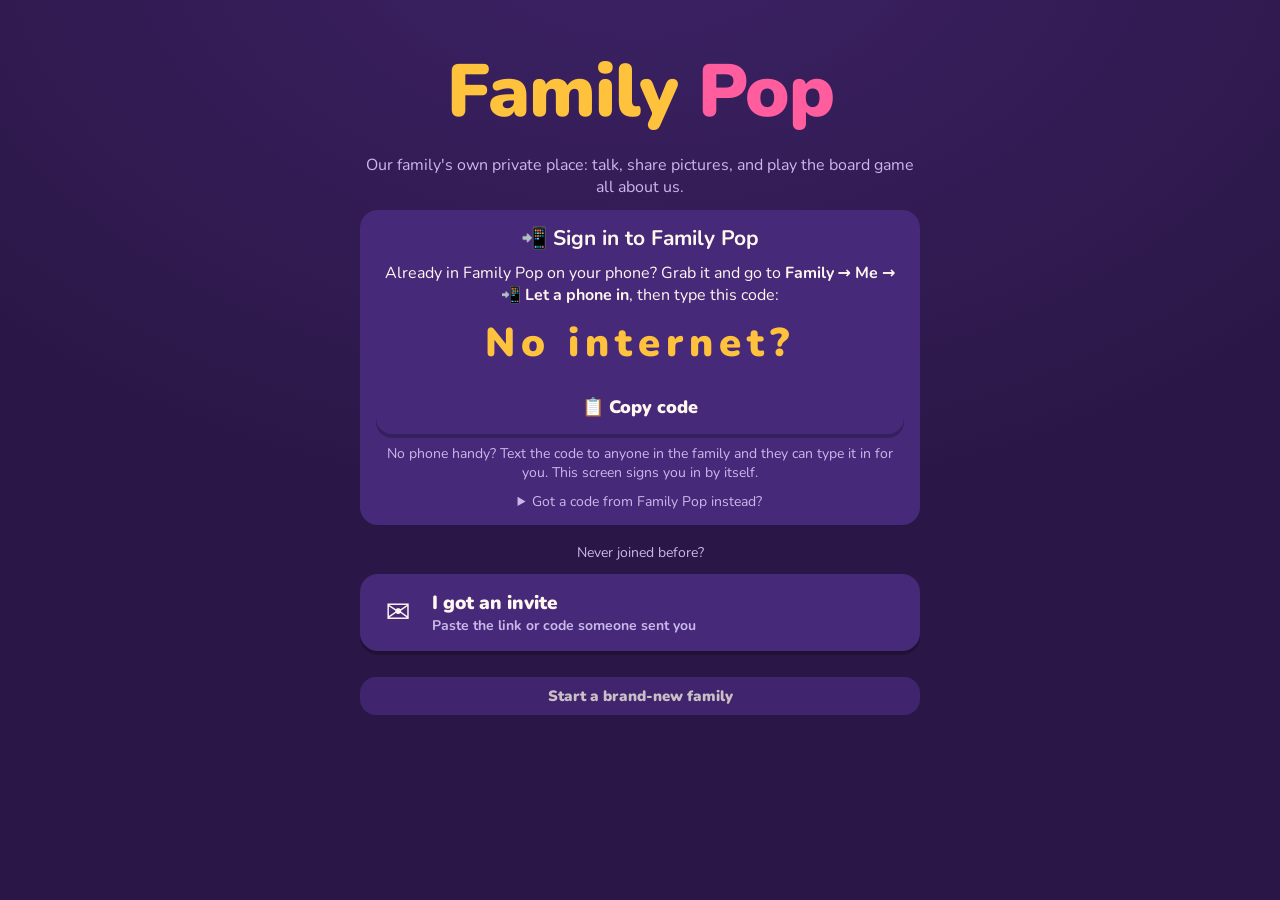
<file: docs/index.html>
<!doctype html>
<html lang="en">
<head>
<meta charset="utf-8">
<meta name="viewport" content="width=device-width,initial-scale=1,viewport-fit=cover,user-scalable=no">
<meta name="theme-color" content="#2b1747">
<meta name="apple-mobile-web-app-capable" content="yes">
<meta name="apple-mobile-web-app-status-bar-style" content="black-translucent">
<meta name="apple-mobile-web-app-title" content="Family Pop">
<title>Family Pop</title>
<link rel="apple-touch-icon" href="apple-touch-icon.png">
<link rel="manifest" href="manifest.json">
<link rel="stylesheet" href="https://fonts.googleapis.com/css2?family=Nunito:wght@600;800;900&display=swap">
<style>
/* Layout: phone app — screens above a fixed bottom tab bar; the board game is a 7x7 ring with the bubble stage in the middle */
:root{
  --bg:#2b1747; --bg2:#3d2266; --card:#47297a; --card2:#5a3596; --ink:#fff7ee; --dim:#cbb8ea; --line:rgba(255,255,255,.12);
  --pop:#ff5d9e; --teal:#3fd6c6; --sun:#ffc23d; --good:#43d17a; --bad:#ff5a5a;
  --sq:#fff4e6; --sqInk:#2b1747;
  --gTownA:#4fb3ff; --gFamA:#ff8a3d; --gTownB:#8f6bff; --gFamB:#ff5d9e; --gHome:#43d17a;
  --font:"Nunito",ui-rounded,system-ui,sans-serif; --navH:64px; color-scheme:dark;
}
*{box-sizing:border-box;-webkit-tap-highlight-color:transparent}
html,body{margin:0;height:100%;background:var(--bg);color:var(--ink);font-family:var(--font);overflow:hidden}
body{background:radial-gradient(900px 600px at 50% -10%,var(--bg2),var(--bg));-webkit-user-select:none;user-select:none}
button{font:inherit;color:inherit;border:0;cursor:pointer}
input,textarea,select{font:inherit;color:var(--ink);background:rgba(0,0,0,.25);border:2px solid var(--line);border-radius:12px;padding:12px;width:100%;font-size:17px;-webkit-user-select:text;user-select:text}
textarea{resize:vertical;min-height:70px}
input:focus,textarea:focus,select:focus{outline:3px solid var(--teal);outline-offset:1px}
.screen{position:absolute;inset:0;display:none;flex-direction:column;align-items:center;overflow-y:auto;-webkit-overflow-scrolling:touch;
  padding:max(14px,env(safe-area-inset-top)) 14px calc(var(--navH) + max(14px,env(safe-area-inset-bottom)))}
.screen.on{display:flex}
.screen.nonav{padding-bottom:max(16px,env(safe-area-inset-bottom))}
.wrap{width:100%;max-width:560px;display:flex;flex-direction:column;gap:12px}
h1,h2,h3{margin:0;line-height:1.15}
.title{font-size:26px;font-weight:900;display:flex;align-items:center;justify-content:space-between;gap:8px}
.title small{font-size:14px;color:var(--dim);font-weight:800}
.logo{font-size:clamp(46px,14vw,74px);font-weight:900;text-align:center;letter-spacing:-1px;margin-top:3vh}
.logo .f{color:var(--sun)} .logo .p{color:var(--pop);display:inline-block;animation:bob 2.4s ease-in-out infinite}
@keyframes bob{50%{transform:translateY(-6px) rotate(-3deg)}}
.tag{text-align:center;color:var(--dim)}
.big{width:100%;display:flex;align-items:center;gap:14px;text-align:left;background:var(--card);border-radius:18px;padding:16px 18px;font-weight:900;font-size:19px;box-shadow:0 4px 0 rgba(0,0,0,.25)}
.big .ico{font-size:30px;width:40px;text-align:center}
.big small{display:block;font-weight:700;color:var(--dim);font-size:14px}
.big.main{background:linear-gradient(135deg,var(--pop),#ff9a5d);color:#fff} .big.main small{color:#ffe9f1}
.btn{width:100%;padding:15px;border-radius:16px;font-weight:900;font-size:18px;background:linear-gradient(135deg,var(--pop),#ff9a5d);color:#fff;box-shadow:0 4px 0 rgba(0,0,0,.25)}
.btn.ghost{background:var(--card);color:var(--ink)}
.btn.small{padding:9px 14px;font-size:15px;width:auto;box-shadow:none}
.btn:disabled{opacity:.45}
.btn:active,.big:active{transform:translateY(2px)}
.card{background:var(--card);border-radius:18px;padding:14px 16px}
.card h3{font-size:13px;letter-spacing:.08em;text-transform:uppercase;color:var(--dim);margin-bottom:8px}
.dim{color:var(--dim)} .small{font-size:14px}
.row{display:flex;gap:10px;flex-wrap:wrap;align-items:center}
label.f{display:flex;flex-direction:column;gap:6px;font-weight:800;text-align:left}
label.f small{color:var(--dim);font-weight:700}
.chk{display:flex;align-items:flex-start;gap:10px;font-weight:800;text-align:left}
.chk input{width:24px;height:24px;flex:none;margin-top:2px}
.pieces{display:grid;grid-template-columns:repeat(6,1fr);gap:8px}
.pieces button{font-size:28px;background:rgba(0,0,0,.2);border-radius:12px;padding:8px 0;border:2px solid transparent;position:relative}
.pieces button.on{border-color:var(--sun);background:rgba(255,194,61,.18)}
.pieces button.lock{opacity:.35}
.badge[hidden]{display:none!important}
.badge{display:inline-grid;place-items:center;min-width:20px;height:20px;padding:0 6px;border-radius:99px;background:var(--pop);color:#fff;font-size:12px;font-weight:900}

/* bottom tabs */
.nav{position:fixed;left:0;right:0;bottom:0;z-index:30;display:none;background:rgba(28,15,48,.96);border-top:1px solid var(--line);
  padding:6px 4px max(6px,env(safe-area-inset-bottom));justify-content:space-around;-webkit-backdrop-filter:blur(10px);backdrop-filter:blur(10px)}
.nav.on{display:flex}
.nav button{background:none;display:flex;flex-direction:column;align-items:center;gap:1px;font-size:11px;font-weight:900;color:var(--dim);padding:4px 6px;position:relative;min-width:52px}
.nav button .i{font-size:22px;line-height:1.1}
.nav button.on{color:var(--sun)}
.nav button .badge{position:absolute;top:-2px;right:2px;height:17px;min-width:17px;font-size:11px}

/* feed */
.compose{display:flex;flex-direction:column;gap:8px}
.post{background:var(--card);border-radius:18px;padding:12px 14px;display:flex;flex-direction:column;gap:8px}
.bday{background:linear-gradient(135deg,#ff5d9e,#ffc23d);color:#2b1747;border-radius:18px;padding:14px 16px;display:flex;flex-direction:column;gap:8px;text-align:center;box-shadow:0 6px 18px rgba(0,0,0,.3)}
.bday b{font-size:22px}
.bday .row{justify-content:center}
.bday .btn{background:#2b1747;color:#fff}
.overlay{position:fixed;inset:0;z-index:55;background:var(--bg);display:none;flex-direction:column}
.overlay.on{display:flex}
.overlay .bar{display:flex;align-items:center;gap:10px;padding:max(10px,env(safe-area-inset-top)) 12px 10px;background:var(--bg2)}
.overlay .bar b{flex:1;font-size:18px}
#mapEl{flex:1}
#bookView{overflow-y:auto;background:#fffaf2;color:#2b1747}
#bookView .bar{color:var(--ink);position:sticky;top:0;z-index:2}
#bookBody{max-width:760px;margin:0 auto;padding:16px}
.bk{padding:22px 4px;border-bottom:2px dashed #e7d9c5;page-break-inside:avoid}
.bk h1{font-size:46px;margin:6px 0} .bk h2{font-size:26px;margin-bottom:10px}
.bk.cover{text-align:center;padding:60px 0;page-break-after:always}
.bk p{line-height:1.5;margin:6px 0}
.bkgrid{display:grid;grid-template-columns:repeat(auto-fill,minmax(130px,1fr));gap:12px;text-align:center}
.bkpics{display:grid;grid-template-columns:repeat(auto-fill,minmax(220px,1fr));gap:14px}
.bkpics figure{margin:0;page-break-inside:avoid}.bkpics img{width:100%;aspect-ratio:4/3;object-fit:cover;border-radius:10px}.bkpics figcaption{font-size:14px;margin-top:4px}
#bookView .dim{color:#7a6a8e}
@media print{body>*:not(#bookView){display:none!important}#bookView{position:static;display:block!important;overflow:visible}#bookView .bar{display:none}html,body{overflow:visible;height:auto;background:#fff}}
#holidayFx{position:fixed;inset:0;pointer-events:none;z-index:1;overflow:hidden}
#holidayFx span{position:absolute;top:-30px;animation:fall 14s linear infinite;opacity:.55}
@keyframes fall{to{transform:translateY(110vh) rotate(360deg)}}
body[data-holiday="xmas"]{--pop:#e63946;--sun:#ffd166;--teal:#52b788;--card:#3a2459;--bg2:#1f4d3a}
body[data-holiday="thanks"]{--pop:#e07a2e;--sun:#ffc23d;--bg2:#5a3a1f}
body[data-holiday="fall"]{--pop:#ff7a1a;--bg2:#3d1f4d}
.daily{background:var(--card);border:2px solid var(--teal);border-radius:18px;padding:14px 16px;display:flex;flex-direction:column;gap:8px}
.daily .ans button{padding:11px;font-size:16px}
.mem{background:var(--card);border-radius:18px;padding:12px 14px;display:flex;flex-direction:column;gap:8px}
.champ{background:linear-gradient(135deg,#ffc23d,#ff8a3d);color:#2b1747;border-radius:18px;padding:12px 14px;display:flex;align-items:center;gap:12px;font-weight:900}
.champ .p{font-size:40px}
.grid{display:grid;grid-template-columns:repeat(auto-fill,minmax(110px,1fr));gap:4px}
.grid img{width:100%;aspect-ratio:1;object-fit:cover;border-radius:10px}
audio{width:220px;max-width:100%}
.rec{background:var(--bad)!important;animation:pulse 1s infinite}
@keyframes pulse{50%{opacity:.6}}
.kid{font-size:64px;background:var(--card);border-radius:22px;padding:14px 0}
.code{-webkit-user-select:all;user-select:all;letter-spacing:6px;font-size:40px;font-weight:900;color:var(--sun);text-align:center}
.soon{background:rgba(255,194,61,.15);border:2px dashed var(--sun);border-radius:14px;padding:10px 12px;font-weight:800;text-align:center}
.post.sys{background:rgba(255,255,255,.06);font-weight:800;color:var(--dim);font-size:15px}
.who{display:flex;align-items:center;gap:8px;font-weight:900}
.who .pc{font-size:24px}
.who small{color:var(--dim);font-weight:700;font-size:12px}
.post img.ph,.msg img.ph{width:100%;border-radius:14px;max-height:60vh;object-fit:cover;background:rgba(0,0,0,.2)}
.post .text{white-space:pre-wrap;word-break:break-word;line-height:1.4;-webkit-user-select:text;user-select:text}
.acts{display:flex;gap:6px;flex-wrap:wrap}
.acts button{background:rgba(0,0,0,.22);border-radius:99px;padding:7px 12px;font-weight:900;font-size:14px}
.acts button.on{background:rgba(255,93,158,.3)}
.cmts{display:flex;flex-direction:column;gap:4px;font-size:14px}
.cmts div{background:rgba(0,0,0,.18);border-radius:10px;padding:6px 10px}

/* chat */
#chat{padding-bottom:0}
.rooms{display:flex;gap:6px;overflow-x:auto;width:100%;max-width:560px;padding-bottom:6px;flex:none}
.rooms button{flex:none;background:var(--card);border-radius:99px;padding:8px 12px;font-weight:900;font-size:14px;display:flex;align-items:center;gap:6px}
.rooms button.on{background:var(--pop);color:#fff}
.msgs{flex:1;width:100%;max-width:560px;overflow-y:auto;display:flex;flex-direction:column;gap:6px;padding:6px 2px}
.msg{max-width:82%;align-self:flex-start;display:flex;gap:6px;align-items:flex-end}
.msg .bub2{background:var(--card);border-radius:16px 16px 16px 4px;padding:8px 12px;-webkit-user-select:text;user-select:text;word-break:break-word;white-space:pre-wrap}
.msg.me{align-self:flex-end;flex-direction:row-reverse}
.msg.me .bub2{background:linear-gradient(135deg,var(--pop),#ff7a8a);border-radius:16px 16px 4px 16px}
.msg .nm{font-size:11px;color:var(--dim);font-weight:900;margin-bottom:2px}
.msg .pc{font-size:20px}
.chatbar{width:100%;max-width:560px;display:flex;gap:6px;align-items:flex-end;padding:8px 0 calc(var(--navH) + max(8px,env(safe-area-inset-bottom)));flex:none}
.chatbar textarea{min-height:44px;max-height:120px;padding:10px 12px;border-radius:22px}
.chatbar button{flex:none;width:46px;height:46px;border-radius:50%;background:var(--card);font-size:20px}
.chatbar button.send{background:var(--pop)}
.tip{font-size:12px;color:var(--dim);text-align:center;padding:2px 8px}

/* board */
#game{padding-top:max(8px,env(safe-area-inset-top))}
.hud{width:100%;max-width:560px;display:flex;align-items:center;justify-content:space-between;gap:8px;margin-bottom:8px}
.pill{background:var(--card);border-radius:99px;padding:7px 12px;font-weight:900;font-size:14px}
.iconbtn{background:var(--card);border-radius:12px;width:40px;height:40px;font-size:18px;display:grid;place-items:center;position:relative}
.boardWrap{width:min(96vw,58vh,560px);aspect-ratio:1;position:relative}
.board{position:absolute;inset:0;display:grid;grid-template-columns:repeat(7,1fr);grid-template-rows:repeat(7,1fr);gap:2px;background:#1c0f30;border-radius:14px;padding:3px}
.sq{background:var(--sq);color:var(--sqInk);border-radius:6px;position:relative;overflow:hidden;display:flex;flex-direction:column;align-items:center;justify-content:center;
  font-size:clamp(7px,1.9vw,10.5px);font-weight:900;text-align:center;line-height:1.05;padding:2px;cursor:pointer}
.sq .band{position:absolute;left:0;right:0;top:0;height:18%}
.sq .ic{font-size:clamp(13px,4vw,22px);line-height:1}
.sq .nm{margin-top:1px;max-height:2.2em;overflow:hidden;word-break:break-word}
.sq.corner{background:#ffe08a}
.sq.photo{background-size:cover;background-position:center;color:#fff;text-shadow:0 1px 3px #000,0 0 6px #000}
.sq .own{position:absolute;bottom:2px;right:2px;font-size:clamp(9px,2.6vw,14px)}
.sq.lit{outline:3px solid var(--sun);outline-offset:-3px;z-index:2}
.toks{position:absolute;left:1px;bottom:0;display:flex;flex-wrap:wrap;font-size:clamp(11px,3.4vw,19px);line-height:1;z-index:3;filter:drop-shadow(0 1px 1px rgba(0,0,0,.6))}
.mid{grid-column:2/7;grid-row:2/7;border-radius:10px;background:radial-gradient(circle at 50% 40%,#5a3596,#2b1747);display:flex;flex-direction:column;align-items:center;justify-content:center;gap:6px;padding:6px;text-align:center;position:relative;overflow:hidden}
.mid .whoT{font-size:clamp(15px,4.4vw,22px);font-weight:900}
.mid .hint{font-size:clamp(12px,3.2vw,15px);color:var(--dim);font-weight:800}
.bubbles{display:flex;align-items:flex-end;justify-content:center;gap:clamp(8px,3vw,18px);margin:4px 0}
.bub{border-radius:50%;display:grid;place-items:center;font-weight:900;color:#fff;cursor:pointer;
  background:radial-gradient(circle at 32% 28%,rgba(255,255,255,.95) 0 10%,rgba(255,255,255,.25) 11% 45%,rgba(255,93,158,.35) 70%,rgba(255,255,255,.5) 100%);
  border:2px solid rgba(255,255,255,.7);box-shadow:0 6px 16px rgba(0,0,0,.35);animation:float 3s ease-in-out infinite;text-shadow:0 1px 3px rgba(0,0,0,.6)}
.bub small{display:block;font-size:.42em;font-weight:800;margin-top:-2px}
.bub:nth-child(2){animation-delay:-1s} .bub:nth-child(3){animation-delay:-2s}
@keyframes float{50%{transform:translateY(-8px)}}
.bub.popped{animation:popOut .35s forwards}
@keyframes popOut{40%{transform:scale(1.25)}100%{transform:scale(1.6);opacity:0}}
.players{width:100%;max-width:560px;display:grid;grid-template-columns:repeat(auto-fill,minmax(120px,1fr));gap:6px;margin-top:8px}
.pl{background:var(--card);border-radius:12px;padding:6px 8px;display:flex;align-items:center;gap:6px;font-weight:900;font-size:13px;border:2px solid transparent;min-width:0}
.pl.cur{border-color:var(--sun)}
.pl .p{font-size:22px} .pl .t{min-width:0;flex:1}
.pl .t div{white-space:nowrap;overflow:hidden;text-overflow:ellipsis}
.pl .c{color:var(--sun)} .pl .fp{font-size:11px;color:var(--teal)}
.log{width:100%;max-width:560px;color:var(--dim);font-size:13px;font-weight:700;text-align:center;min-height:18px;margin-top:6px}
.tapzone{position:relative;width:100%;height:46vh;max-height:340px;background:rgba(0,0,0,.25);border-radius:16px;overflow:hidden}
.tapzone .tb{position:absolute;width:56px;height:56px;border-radius:50%;background:radial-gradient(circle at 32% 28%,#fff 0 12%,rgba(255,93,158,.6) 60%,rgba(255,255,255,.7));border:2px solid #fff;cursor:pointer}

/* popups */
.modal{position:fixed;inset:0;background:rgba(10,4,20,.72);display:none;place-items:center;z-index:50;padding:14px}
.modal.on{display:grid}
.sheet{background:var(--card2);border-radius:22px;padding:18px;width:min(100%,460px);max-height:90vh;overflow-y:auto;display:flex;flex-direction:column;gap:12px;text-align:center;box-shadow:0 20px 50px rgba(0,0,0,.5)}
.sheet h2{font-size:24px}
.cat{display:inline-block;align-self:center;background:rgba(0,0,0,.25);border-radius:99px;padding:5px 12px;font-size:13px;font-weight:900;letter-spacing:.06em;text-transform:uppercase;color:var(--teal)}
.qtext{font-size:21px;font-weight:900;line-height:1.3}
.qphoto{max-width:100%;max-height:36vh;border-radius:14px;align-self:center}
.ans{display:flex;flex-direction:column;gap:8px}
.ans button{background:var(--card);border-radius:14px;padding:14px;font-size:18px;font-weight:900;border:3px solid transparent}
.ans button.right{border-color:var(--good);background:rgba(67,209,122,.25)}
.ans button.wrong{border-color:var(--bad);background:rgba(255,90,90,.2)}
.timer{height:8px;background:rgba(0,0,0,.3);border-radius:9px;overflow:hidden}
.timer i{display:block;height:100%;background:linear-gradient(90deg,var(--sun),var(--pop));width:100%}
.bigmoji{font-size:62px;line-height:1}
.money{font-size:40px;font-weight:900;color:var(--sun)}
.sqphoto{width:100%;max-height:30vh;object-fit:cover;border-radius:14px}
.toast{position:fixed;left:50%;bottom:calc(var(--navH) + 16px);transform:translateX(-50%) translateY(200px);background:#000d;padding:12px 16px;border-radius:14px;font-weight:900;z-index:70;transition:transform .3s;max-width:92vw;text-align:center}
.toast.on{transform:translateX(-50%) translateY(0)}
.particle{position:fixed;width:9px;height:9px;border-radius:50%;pointer-events:none;z-index:80}
.list{display:flex;flex-direction:column;gap:8px}
.li{display:flex;align-items:center;gap:10px;background:var(--card);border-radius:14px;padding:10px 12px;text-align:left}
.li .p{font-size:28px;flex:none}
.li .n{flex:1;min-width:0;font-weight:900}
.li .n small{display:block;color:var(--dim);font-weight:700;font-size:13px}
.li img{width:52px;height:52px;object-fit:cover;border-radius:10px;flex:none}
.shelf{display:grid;grid-template-columns:1fr 1fr;gap:10px}
.game{background:var(--card);border-radius:18px;padding:14px;text-align:left;display:flex;flex-direction:column;gap:4px;min-height:130px}
.game .gi{font-size:40px}
.game b{font-size:17px}
.game small{color:var(--dim);font-weight:700;font-size:13px}
.game .earn{color:var(--sun);font-weight:900;font-size:13px;margin-top:auto}
.frame{position:fixed;inset:0;z-index:60;background:#000;display:none;flex-direction:column}
.frame.on{display:flex}
.frame .bar{display:flex;align-items:center;gap:10px;padding:max(8px,env(safe-area-inset-top)) 10px 8px;background:var(--bg)}
.frame .bar b{flex:1}
.frame iframe{flex:1;border:0;width:100%;background:#000}
.bankbig{text-align:center;padding:18px}
.split{display:grid;grid-template-columns:1fr 1fr;gap:8px}
@media (prefers-reduced-motion:reduce){.bub,.logo .p{animation:none}}
body.big .screen:not(#game) .wrap,body.big #msgs,body.big .chatbar,body.big #modal .sheet{zoom:1.22}
body.big #nav{zoom:1.12}
.post.sys.recap{white-space:pre-line;color:var(--ink);font-size:16px;line-height:1.5}
.post.remember{background:linear-gradient(180deg,rgba(255,214,140,.12),rgba(255,255,255,.04));border:1px solid rgba(255,214,140,.35)}
.post.remember .text{font-weight:800;line-height:1.45}
.hand{display:flex;gap:10px;align-items:flex-start}.hand .t{flex:1;min-width:0}
.tboard .li b{min-width:28px;display:inline-block}
.fix{position:relative;border-radius:14px;overflow:hidden;touch-action:none;user-select:none}.fix img{display:block;width:100%}
.fix .aft{position:absolute;inset:0;overflow:hidden;border-right:3px solid #fff}.fix .aft img{width:auto;height:100%;max-width:none}
.fix .lbl{position:absolute;top:8px;padding:2px 8px;border-radius:8px;background:rgba(0,0,0,.55);color:#fff;font-weight:900;font-size:13px}
.checkbig{font-size:22px;padding:18px;border-radius:18px;width:100%;background:linear-gradient(135deg,#ffd166,#ff9f68);color:#2b1650;font-weight:900;border:0}
.say{background:none;border:0;font-size:18px;cursor:pointer;padding:2px 6px;color:inherit}
.ev{display:flex;gap:12px;align-items:flex-start}.ev .dt{min-width:52px;text-align:center;background:var(--bg2);border-radius:12px;padding:6px 4px;font-weight:900;line-height:1.1}.ev .dt small{display:block;font-size:11px;color:var(--dim)}
.ev .t{flex:1;min-width:0}.rsvp{display:flex;gap:6px;flex-wrap:wrap;margin-top:6px}.rsvp button{border:0;border-radius:10px;padding:6px 10px;font-weight:800;background:var(--bg2);color:var(--ink)}.rsvp button.on{background:var(--good);color:#06240f}
#galBody{overflow:auto;padding:10px 12px 40px}#galBody h3{margin:16px 0 8px}.gal{display:grid;grid-template-columns:repeat(3,1fr);gap:4px}.gal img{width:100%;aspect-ratio:1;object-fit:cover;border-radius:6px;cursor:pointer}
#viewer{position:fixed;inset:0;z-index:70;background:#000;display:none;flex-direction:column;align-items:center;justify-content:center}#viewer.on{display:flex}#viewer img{max-width:100%;max-height:78vh;object-fit:contain}
#viewer .cap{color:#fff;padding:10px 16px;text-align:center;font-weight:700}#viewer .vb{position:absolute;top:max(10px,env(safe-area-inset-top));left:10px;right:10px;display:flex;justify-content:space-between}
#viewer .nx{position:absolute;top:50%;transform:translateY(-50%);font-size:34px;background:rgba(255,255,255,.15);border:0;color:#fff;border-radius:50%;width:52px;height:52px}
#easy .wrap{gap:14px}.ehead{font-size:30px;font-weight:900;text-align:center;margin-top:6px}.ehead small{display:block;font-size:17px;color:var(--dim);font-weight:700}
.etiles{display:grid;grid-template-columns:1fr 1fr;gap:12px}.etile{background:var(--card);border:0;border-radius:22px;padding:20px 10px;color:var(--ink);font-size:20px;font-weight:900;display:flex;flex-direction:column;align-items:center;gap:6px;position:relative}
.etile .ei{font-size:46px;line-height:1}.etile .eb{position:absolute;top:8px;right:10px;background:var(--hot,#ff5d8f);color:#fff;border-radius:14px;padding:2px 9px;font-size:16px}
.note{background:#fff8e7;color:#3b2a12;border-radius:18px;padding:14px;display:flex;flex-direction:column;gap:8px;box-shadow:none}.note .fr{font-weight:900;font-size:18px}.note .tx{font-size:20px;line-height:1.4;white-space:pre-wrap}.note img{width:100%;border-radius:12px}.note.new{outline:3px solid #ffb703}
.etext{font-size:19px;line-height:1.45}
#easy .wrap{zoom:1.18}body.big #easy .wrap{zoom:1.3}
.note .nsay{background:#ffe2a8;color:#3b2a12;border:0;border-radius:12px;padding:10px;font-weight:900;font-size:16px}
/* Family Pop Plus: little lock on Plus buttons for free families, locked cards, plan + upgrade sheet */
body.free [data-plus]::after{content:"🔒";font-size:.72em;margin-left:5px;opacity:.9}
body.free .chatbar [data-plus]{opacity:.55}body.free .chatbar [data-plus]::after{content:none}
body.free .li[data-plus]{opacity:.8}
#home .wrap>div:empty{display:none}
body.free #fAddEv,body.free #fAddTree,body.free #fAddRecipe,body.free #fAddMem,body.free #feudNew{display:none}
.lockb{display:flex;align-items:center;gap:10px;background:rgba(255,194,61,.1);border:2px dashed rgba(255,194,61,.55);border-radius:14px;padding:10px 12px;text-align:left}
.lockb .p{font-size:24px}.lockb .n{flex:1;font-weight:800}.lockb small{display:block;color:var(--dim);font-weight:700;margin-top:2px}
.plushome{border:2px solid rgba(255,194,61,.45)}
.plushome b{color:var(--sun);font-size:18px}
.plist{display:flex;flex-direction:column;gap:6px;text-align:left;margin:4px 0}
.plist div{display:flex;gap:10px;align-items:flex-start;background:var(--card);border-radius:12px;padding:8px 10px}
.plist span{font-size:20px;line-height:1.2}.plist small{display:block;color:var(--dim);font-weight:700}
.price{font-size:34px;font-weight:900;color:var(--sun);text-align:center;line-height:1}
.price small{display:block;font-size:15px;color:var(--dim);margin-top:4px}
a.btn{display:block;text-align:center;text-decoration:none;box-sizing:border-box}
.paypal{background:#ffc439;color:#253b80}
.planline{display:flex;align-items:center;gap:10px}.planline .n{flex:1;font-weight:800}.planline small{display:block;color:var(--dim);font-weight:700}
</style>
</head>
<body>

<!-- WELCOME (no family on this phone yet) -->
<section class="screen nonav" id="welcome"><div class="wrap">
  <div class="logo"><span class="f">Family</span> <span class="p">Pop</span></div>
  <div class="tag">Our family's own private place: talk, share pictures, and play the board game all about us.</div>
  <div class="card" id="wSignIn" style="display:none;text-align:center;flex-direction:column;gap:10px">
    <b style="font-size:21px">📲 Sign in to Family Pop</b>
    <div>Already in Family Pop on your phone? Grab it and go to <b>Family → Me → 📲 Let a phone in</b>, then type this code:</div>
    <div class="code" id="wDevCode">· · ·</div>
    <button class="btn ghost" id="wDevCopy">📋 Copy code</button>
    <div class="dim small">No phone handy? Text the code to anyone in the family and they can type it in for you. This screen signs you in by itself.</div>
    <details><summary class="small dim">Got a code from Family Pop instead?</summary>
      <input id="wHomeCode" maxlength="10" placeholder="Code" style="text-transform:uppercase;letter-spacing:4px;text-align:center;font-size:24px;margin-top:8px" autocapitalize="characters">
      <button class="btn ghost" id="wHomePaste">📋 Paste code</button><button class="btn" id="wHomeGo">Sign me in</button></details>
  </div>
  <button class="big" id="wRelink"><span class="ico">📱</span><div>I'm already in the family<small>Sign in on this phone, iPad, or Home Screen app</small></div></button>
  <div class="dim small" id="wNewHdr" style="display:none;text-align:center;margin-top:6px">Never joined before?</div>
  <button class="big" id="wJoin"><span class="ico">✉️</span><div>I got an invite<small>Paste the link or code someone sent you</small></div></button>
  <button class="btn ghost small" id="wStart" style="margin-top:14px;opacity:.75">Start a brand-new family</button>
</div></section>

<!-- WAITING FOR APPROVAL -->
<section class="screen nonav" id="pending"><div class="wrap" style="text-align:center;margin-top:12vh">
  <div class="bigmoji">💐</div><h2 id="pendTitle">Almost in!</h2>
  <div class="dim" id="pendText">Someone in the family needs to say yes first. This page will open by itself when they do.</div>
  <button class="btn ghost" id="pendCheck">Check again</button>
</div></section>

<!-- HOME FEED -->
<section class="screen" id="home"><div class="wrap">
  <div class="title"><span id="famName">Our Family</span><small id="onlineDot"></small></div>
  <div class="card compose">
    <textarea id="postText" placeholder="Share something with the family…" maxlength="2000"></textarea>
    <img id="postPrev" class="sqphoto" hidden alt="">
    <div class="row"><button class="btn small ghost" id="postPhoto" data-plus="photos">📷 Photos</button><span style="flex:1"></span><button class="btn small" id="postGo">Post</button></div>
  </div>
  <div id="plusHome"></div>
  <div id="checkBox"></div>
  <div id="homeScreenBox"></div>
  <div id="alertBox"></div>
  <div id="holidayBox"></div>
  <div id="rememberBox"></div>
  <div id="champBox"></div>
  <div id="bdayBox" class="list"></div>
  <div id="dailyBox"></div>
  <div id="grandmaBox"></div>
  <div id="noteBox"></div>
  <div id="soonBox"></div>
  <div id="dinnerBox"></div>
  <div id="memBox"></div>
  <div id="handBox"></div>
  <div id="prayerBox"></div>
  <div id="feed" class="list"></div>
</div></section>

<!-- SARNAW'S EASY SCREEN -->
<section class="screen nonav" id="easy"><div class="wrap">
  <div class="ehead" id="eHead">Hi! 💛</div>
  <div id="eCheck"></div>
  <div class="etiles">
    <button class="etile" id="ePics"><span class="ei">📸</span>Pictures<span class="eb" id="ePicsN" hidden></span></button>
    <button class="etile" id="eNotesB"><span class="ei">💌</span>Notes<span class="eb" id="eNotesN" hidden></span></button>
    <button class="etile" id="eStory"><span class="ei">🎙️</span>This week's question</button>
    <button class="etile" id="eChat"><span class="ei">💬</span>Messages<span class="eb" id="eChatN" hidden></span></button>
  </div>
  <div id="eNotes"></div>
  <div id="eSoon"></div>
  <button class="btn ghost" id="eRegular">Show the regular screen</button>
</div></section>

<!-- CHAT -->
<section class="screen" id="chat">
  <div class="rooms" id="rooms"></div>
  <div class="tip" id="chatTip"></div>
  <div class="msgs" id="msgs"></div>
  <div class="chatbar"><button id="chatPhoto" data-plus="photos" aria-label="Send a photo">📷</button><button id="chatMic" data-plus="photos" aria-label="Record a voice message">🎤</button><textarea id="chatText" rows="1" placeholder="Message" maxlength="1000"></textarea><button class="send" id="chatSend" aria-label="Send">➤</button></div>
</section>

<!-- PLAY -->
<section class="screen" id="play"><div class="wrap">
  <div class="title">🎲 Family Pop</div>
  <button class="big main" id="pNew"><span class="ico">🫧</span><div>New game<small>On everyone's phones, or pass this phone around</small></div></button>
  <div class="card"><h3>Your games</h3><div class="list" id="gameList"></div></div>
  <div class="card"><h3>📊 Family Feud</h3><div class="dim small" style="margin-bottom:8px">Everybody answers a question, then everyone tries to guess the family's top answers.</div><button class="btn small" id="feudNew" data-plus="feud">+ New question</button><div class="list" id="feudList" style="margin-top:10px"></div></div>
  <button class="big" id="pKids" data-plus="kids"><span class="ico">👶</span><div>Grandkids mode<small>Easy picture game for little ones, read out loud</small></div></button>
  <button class="big" id="pHow"><span class="ico">❓</span><div>How to play</div></button>
</div></section>

<!-- GAMES SHELF -->
<section class="screen" id="games"><div class="wrap">
  <div class="title">🕹️ Games <small>Every game pays Pop Bucks</small></div>
  <div id="tourneyBox"></div>
  <div class="shelf" id="shelf"></div>
  <div class="dim small" style="text-align:center">Pop Bucks from games go straight into your family bank, up to a daily limit per game.</div>
</div></section>

<!-- BANK -->
<section class="screen" id="bank"><div class="wrap">
  <div class="title">🏦 Family Bank</div>
  <div class="card bankbig"><div class="dim">Your Pop Bucks</div><div class="money" id="myBucks">0</div><div id="myPasses" class="dim"></div></div>
  <div class="split"><button class="btn" id="bGive">🎁 Give</button><button class="btn ghost" id="bPic" data-plus="square">📸 My picture square</button></div>
  <div class="card"><h3>Spend Pop Bucks</h3><div class="list" id="shop"></div></div>
  <div class="card"><h3>Everybody's accounts</h3><div class="list" id="accounts"></div></div>
  <div class="card"><h3>🥇 Champion of the month</h3><div class="dim small" style="margin-bottom:8px">Points for playing, winning, and right answers. The month's champion gets 300 Pop Bucks, their picture welcomes everyone, and a <b>real 3D-printed game piece</b>.</div><div class="list" id="monthList"></div></div>
  <div class="card"><h3>🏆 Bragging rights</h3><div class="list" id="brag"></div></div>
</div></section>

<!-- FAMILY -->
<section class="screen" id="family"><div class="wrap">
  <div class="title">👨‍👩‍👧 Family</div>
  <div id="pendingBox"></div>
  <button class="btn" id="fInvite">✉️ Invite someone</button>
  <div class="split"><button class="btn ghost" id="fMap" data-plus="map">🗺️ Family map</button><button class="btn ghost" id="fBook" data-plus="yearbook">📖 Our yearbook</button></div>
  <div class="split"><button class="btn ghost" id="fGal" data-plus="gallery">🖼️ All our photos</button><button class="btn ghost" id="fFix" data-plus="fix">🪄 Fix an old photo</button></div>
  <div class="card"><h3>📅 Family calendar</h3><button class="btn small" id="fAddEv" data-plus="calendar">+ Add something</button><div class="list" id="evList" style="margin-top:10px"></div></div>
  <div class="card"><h3>Everyone</h3><div class="list" id="memberList"></div></div>
  <div class="card"><h3>🌳 <span class="snName">Sarnaw</span>'s family tree</h3><div class="dim small" style="margin-bottom:8px"><span class="snName">Sarnaw</span>'s side of the family. Everyone can add who they know, and it all turns into "Way Back When" questions.</div><button class="btn small" id="fAddTree" data-plus="tree">+ Add someone</button><div id="treeImport" style="margin-top:6px"></div><div class="list" id="treeList" style="margin-top:10px"></div></div>
  <div class="card"><h3>🍲 Recipe box</h3><button class="btn small" id="fAddRecipe" data-plus="recipes">+ Add a recipe</button><div class="list" id="recipeList" style="margin-top:10px"></div></div>
  <div class="card"><h3>📖 Family Book</h3><div class="dim small" style="margin-bottom:8px">Memories and photos that turn into game questions.</div><button class="btn small" id="fAddMem" data-plus="book">+ Add a memory</button><div class="list" id="bookList" style="margin-top:10px"></div></div>
  <div class="card"><h3>Me</h3><div class="list"><button class="li" id="fEditMe"><span class="p" id="mePiece">🫧</span><span class="n" id="meName">Me<small>Edit my piece and trivia answers</small></span>›</button>
    <button class="li" id="fHomeScreen"><span class="p">📲</span><span class="n">Put Family Pop on my Home Screen<small>Opens like an app, already signed in</small></span>›</button>
    <button class="li" id="fAlerts" data-plus="alerts"><span class="p">🔔</span><span class="n" id="fAlertsTxt">Phone alerts<small>Off</small></span>›</button>
    <button class="li" id="fCheck" data-plus="checkin"><span class="p">💛</span><span class="n" id="fCheckTxt">Daily "I'm OK" check-in<small>Off</small></span>›</button>
    <button class="li" id="fEasy" data-plus="easy" hidden><span class="p">🌼</span><span class="n" id="fEasyTxt">Easy screen<small>Big buttons, just the important things</small></span>›</button>
    <button class="li" id="fBig"><span class="p">🔍</span><span class="n" id="fBigTxt">Bigger text<small>Off</small></span>›</button>
    <button class="li" id="fLetIn"><span class="p">📲</span><span class="n">Let a phone in<small>Someone sees a sign-in code? Type it here</small></span>›</button>
    <button class="li" id="fRelink"><span class="p">📱</span><span class="n">Use Family Pop on another phone<small>Get a one-time code</small></span>›</button></div></div>
  <div class="card" id="planCard" hidden><div id="planBox"></div></div>
  <div class="card" id="adminCard"><h3>Family settings</h3><label class="chk"><input type="checkbox" id="setApproval"> <span>New people need a yes first<br><small class="dim">From someone marked as an approver below</small></span></label>
    <label class="f" style="margin-top:10px">What does the whole family call Mom?<small>Shows everywhere: "Ask Sarnaw", "Sarnaw's family tree"…</small><div class="row"><input id="setSN" maxlength="24" style="flex:1;min-width:0"><button class="btn small" id="setSNGo">Save</button></div></label>
    <button class="btn small ghost" id="fNewCode" style="margin-top:10px">Make a new invite link (old ones stop working)</button></div>
</div></section>

<!-- BOARD GAME -->
<section class="screen nonav" id="game">
  <div class="hud">
    <button class="iconbtn" id="gMenu" aria-label="Menu">☰</button>
    <div class="pill" id="roundPill">Round 1</div>
    <div class="pill" id="potPill">🥧 0</div>
    <button class="iconbtn" id="gChat" aria-label="Chat">💬<span class="badge" id="gChatBadge" style="position:absolute;top:-4px;right:-4px;display:none">!</span></button>
  </div>
  <div class="boardWrap"><div class="board" id="board"></div></div>
  <div class="players" id="players"></div>
  <div class="log" id="log"></div>
</section>

<div id="holidayFx" aria-hidden="true"></div>
<div class="overlay" id="mapView"><div class="bar"><button class="btn small ghost" id="mapClose">✕ Back</button><b>🗺️ Where our family comes from</b></div><div id="mapEl"></div></div>
<div class="overlay" id="galView"><div class="bar"><button class="btn small ghost" id="galClose">✕ Back</button><b>🖼️ All our photos</b></div><div id="galBody"></div></div>
<div id="viewer"><div class="vb"><button class="btn small ghost" id="vClose">✕</button><button class="btn small ghost" id="vShare">📤 Share</button></div><button class="nx" id="vPrev" style="left:8px">‹</button><img id="vImg" alt=""><button class="nx" id="vNext" style="right:8px">›</button><div class="cap" id="vCap"></div></div>
<div class="overlay" id="bookView"><div class="bar"><button class="btn small ghost" id="bookClose">✕ Back</button><b>📖 Our yearbook</b><button class="btn small" id="bookPrint">🖨️ Print or save PDF</button></div><div id="bookBody"></div></div>
<nav class="nav" id="nav">
  <button data-t="home" class="on"><span class="i">🏠</span>Home<span class="badge" id="nbHome" hidden></span></button>
  <button data-t="chat"><span class="i">💬</span>Chat<span class="badge" id="nbChat" hidden></span></button>
  <button data-t="play"><span class="i">🎲</span>Play<span class="badge" id="nbPlay" hidden></span></button>
  <button data-t="games"><span class="i">🕹️</span>Games</button>
  <button data-t="bank"><span class="i">🏦</span>Bank</button>
  <button data-t="family"><span class="i">👨‍👩‍👧</span>Family<span class="badge" id="nbFam" hidden></span></button>
</nav>

<div class="frame" id="frame"><div class="bar"><button class="btn small ghost" id="frameClose">✕ Back to Family Pop</button><b id="frameTitle"></b><span class="pill" id="frameEarn">🫧 +0</span></div><iframe id="frameIf" title="Game" allow="autoplay; fullscreen"></iframe></div>
<div class="modal" id="modal"><div class="sheet" id="sheet"></div></div>
<div class="toast" id="toast"></div>

<script>
(()=>{
"use strict";
const API="https://family-pop.henryai.workers.dev/api";
const $=s=>document.querySelector(s), $$=s=>[...document.querySelectorAll(s)];
const wait=ms=>new Promise(r=>setTimeout(r,ms));
const esc=s=>String(s==null?"":s).replace(/[&<>"]/g,c=>({"&":"&amp;","<":"&lt;",">":"&gt;",'"':"&quot;"}[c]));
const rnd=a=>a[Math.floor(Math.random()*a.length)];
const shuffle=a=>{a=a.slice();for(let i=a.length-1;i>0;i--){const j=Math.floor(Math.random()*(i+1));[a[i],a[j]]=[a[j],a[i]]}return a};
const ls={get(k,d){try{const v=localStorage.getItem("fp2_"+k);return v==null?d:JSON.parse(v)}catch(e){return d}},set(k,v){try{localStorage.setItem("fp2_"+k,JSON.stringify(v))}catch(e){}}};
const ago=ts=>{const s=(Date.now()-ts)/1000;if(s<60)return"just now";if(s<3600)return Math.floor(s/60)+"m ago";if(s<86400)return Math.floor(s/3600)+"h ago";return new Date(ts).toLocaleDateString(undefined,{month:"short",day:"numeric"})};

/* ================= session + server ================= */
let SES=ls.get("session",null);   // {fid,memberId,token}
let S=null;                        // latest family snapshot
async function api(path,body){
  const r=await fetch(API+path,{method:body?"POST":"GET",headers:Object.assign({"content-type":"application/json"},SES?{"x-fp-token":SES.token}:{}),body:body?JSON.stringify(body):undefined});
  let d={};try{d=await r.json()}catch(e){}
  if(!r.ok){const err=new Error(d.error||"Something went wrong. Check your internet.");err.status=r.status;throw err}
  return d;
}
const act=(action,extra)=>api(`/f/${SES.fid}/do`,Object.assign({action},extra||{}));
const photoURL=id=>id?`${API}/f/${SES.fid}/photo/${id}?t=${SES.token}`:"";
const meId=()=>SES&&SES.memberId;
const SN=()=>(S&&S.meta&&S.meta.momName)||"Sarnaw"; // the whole family calls Mom "Sarnaw" (GMA, the way her youngest grandson said it)
const rel=r=>String(r||"").replace(/^Mom's/,SN()+"'s");
const mem=id=>S&&S.members.find(m=>m.id===id);
/* ================= Family Pop Plus: prices + pay links (the ONE place to change them) ================= */
const PLUS_CFG={
  price:"$29", per:"a year for the whole family", setupPrice:"$99",
  stripePlus:"https://buy.stripe.com/28E5kw9LIdev4BD9pk3cc14",   // Stripe Payment Link "Family Pop Plus — 1 year" $29 (family id rides along as client_reference_id)
  stripeSetup:"https://buy.stripe.com/00waEQ5vs6Q7b01eJE3cc15",  // Stripe Payment Link "Family Pop setup (done for you)" $99
  paypalPlus:"",    // PAYPAL_PLUS_LINK: paste a PayPal payment link here. Empty = "Pay with PayPal" texts Topher for one
  paypalSetup:"",   // PAYPAL_SETUP_LINK: same for the $99 setup
  topherSms:"+15015758017"  // Text Topher (a text, never a call)
};
const PLAN=()=>(S&&S.plan)||{tier:"plus"};
const PLUS=()=>PLAN().tier==="plus";
const canPay=()=>!!(S&&S.me&&(S.me.approver||S.me.mom));
const payLink=(base,fid)=>base?base+(base.includes("?")?"&":"?")+"client_reference_id="+encodeURIComponent(fid||""):"";
const smsTopher=body=>`sms:${PLUS_CFG.topherSms}${/iPhone|iPad|iPod|Macintosh/.test(navigator.userAgent)?"&":"?"}body=${encodeURIComponent(body)}`;
function plusFeatures(){const sn=SN();return [
  ["members","👨‍👩‍👧‍👦","Room for everybody","Free Family Pop holds 4 people. Plus has no limit, so nobody waits outside."],
  ["photos","📸","Photos and voice messages","Share pictures, and talk instead of type, in chat and on Home."],
  ["tree","🌳",sn+"'s family tree","Everyone adds who they know, and it turns into Way Back When questions in the game."],
  ["book","📖","Family Book","Your own memories and photos become game questions."],
  ["daily","⭐","Daily family question","A new question about your family every morning. First right answer wins Pop Bucks."],
  ["grandma","🎙️","Ask "+sn,"One question a week for "+sn+". Her answers are saved for the family, in her own voice."],
  ["dinner","🍽️","Sunday dinner","Who's hosting, who's coming, and who's bringing what."],
  ["prayers","🙏","Prayer requests","Ask for prayer, see who's praying, and mark it answered."],
  ["recipes","🍲","Recipe box","The family's famous dishes, kept in one place, and turned into game questions."],
  ["feud","📊","Family Feud","Everybody answers a question, then everyone guesses the family's top answers."],
  ["map","🗺️","Family map","Where your family comes from, on a map."],
  ["yearbook","📖","Yearbook","Your year together in one book you can print or save."],
  ["calendar","📅","Family calendar","Birthdays, reunions and get-togethers, with who's coming and a reminder the day before."],
  ["checkin","💛","Daily \"I'm OK\" check-in","One tap a day lets the family know you're all right."],
  ["notes","💌","Notes for "+sn,"Words, pictures and voice notes just for her, with a read receipt."],
  ["hands","🤝","Need a hand","Ask the family for help, and whoever helps earns Pop Bucks."],
  ["gallery","🖼️","All our photos","Every picture the family has shared, by month."],
  ["fix","🪄","Old-photo fixer","Brightens faded and yellowed old pictures right on your phone."],
  ["kids","👶","Grandkids mode","An easy picture game for little ones, read out loud."],
  ["easy","🌼","Easy screen","Big buttons for "+sn+": I'm OK, pictures, notes and messages."],
  ["square","🖼️","Picture squares","Put your own photo on a square of the game board."],
  ["holiday","🎄","Holiday themes","The app and the board dress up for fall, Thanksgiving and Christmas."],
  ["champ","🥇","Champion of the month","Points for playing all month. The champion wins big Pop Bucks and a trophy."],
  ["bday","🎂","Birthday bonus","The birthday person gets Pop Bucks and a Free Pass, and their questions pay double."],
  ["alerts","🔔","Phone alerts","A buzz when it's your turn, someone messages, or there's news."]]}
const feat=k=>plusFeatures().find(f=>f[0]===k)||["plus","✨","Family Pop Plus","Everything in Family Pop, for the whole family."];
function plusCTA(){return PLAN().trialUsed===false?"✨ Try Plus free for 30 days":"✨ See Family Pop Plus"}
function askApprover(){const ap=S.members.filter(m=>m.status==="member"&&(m.approver||m.mom)&&m.id!==meId()).map(m=>esc(m.name));
  return `<div class="dim small">${ap.length?ap.slice(0,3).join(" or "):"The person who started your family"} can turn on Plus in Family → Family settings.</div>`}
function lockSheet(k){const [,ic,name,what]=feat(k);
  sheet(`<div class="bigmoji">${ic}</div><h2>${esc(name)}</h2><div class="dim">${esc(what)}</div>
    <div class="soon" style="text-align:left;font-weight:700">✨ This is part of <b>Family Pop Plus</b>. Anything your family already added is kept safe and comes right back with Plus.</div>
    ${canPay()?`<button class="btn" id="lkUp">${plusCTA()}</button>`:askApprover()}
    <button class="btn ghost" id="lkNo">Not now</button>`);
  if($("#lkUp"))$("#lkUp").onclick=upgradeSheet;$("#lkNo").onclick=closeSheet}
function lockBlurb(k,saved){const [,ic,,what]=feat(k);
  return `<div class="lockb"><span class="p">${ic}</span><span class="n">Part of Family Pop Plus<small>${esc(what)}${saved?` Your ${esc(saved)} ${/s$/.test(saved)?"are":"is"} saved.`:""}</small></span><button class="btn small ghost" data-lk="${k}">See Plus</button></div>`}
function plusSheet(){const P=PLAN();
  sheet(`<div class="bigmoji">✨</div><h2>Family Pop Plus</h2><div class="dim">Everything in Family Pop, for your whole family.</div>
    <div class="plist">${plusFeatures().filter(f=>!["easy","square","kids","fix","gallery","hands","notes"].includes(f[0])).map(([,ic,n,w])=>`<div><span>${ic}</span><span><b>${esc(n)}</b><small>${esc(w)}</small></span></div>`).join("")}
      <div><span>➕</span><span><b>And more</b><small>Grandkids mode, the easy screen, notes, picture squares, the old-photo fixer, and every new thing I add.</small></span></div></div>
    <div class="dim small" style="text-align:center">Free Family Pop keeps chat and the board game for up to 4 people, forever. Your family's things are never deleted.</div>
    ${canPay()?`<button class="btn" id="psUp">Get Plus · ${PLUS_CFG.price} ${PLUS_CFG.per}</button>`:askApprover()}
    <button class="btn ghost" id="psNo">Close</button>`);
  if($("#psUp"))$("#psUp").onclick=upgradeSheet;$("#psNo").onclick=closeSheet}
function upgradeSheet(){if(!canPay())return plusSheet();const fid=S.meta.fid,fam=S.meta.name,P=PLAN();
  const ppPlus=PLUS_CFG.paypalPlus?payLink(PLUS_CFG.paypalPlus,fid):smsTopher(`Hi Topher! I'd like to pay for Family Pop Plus with PayPal. Our family is "${fam}" (code ${fid}).`);
  const ppSetup=PLUS_CFG.paypalSetup?payLink(PLUS_CFG.paypalSetup,fid):smsTopher(`Hi Topher! I'd like the $99 Family Pop setup and want to pay with PayPal. Our family is "${fam}" (code ${fid}).`);
  sheet(`<div class="bigmoji">✨</div><h2>Family Pop Plus</h2>
    <div class="price">${PLUS_CFG.price}<small>${PLUS_CFG.per} · one payment, no auto-renew</small></div>
    <a class="btn" href="${esc(payLink(PLUS_CFG.stripePlus,fid))}" target="_blank" rel="noopener">💳 Pay by card</a>
    <a class="btn paypal" href="${esc(ppPlus)}" ${PLUS_CFG.paypalPlus?'target="_blank" rel="noopener"':""}>Pay with PayPal</a>
    <div class="dim small" style="text-align:center">${PLUS_CFG.paypalPlus?"":"PayPal opens a text to me and I'll send you a PayPal link. "}Once you've paid, I turn Plus on for ${esc(fam)} within a day and text you when it's on.${P.trial?` Your trial keeps going until then (${P.daysLeft} day${P.daysLeft===1?"":"s"} left).`:""}</div>
    <div class="card" style="text-align:left;gap:8px;display:flex;flex-direction:column"><b style="font-size:18px">🧺 Want me to set it all up for you?</b>
      <div>${PLUS_CFG.setupPrice} one time. I load your family tree, photos and stories, so it's ready to play.</div>
      <a class="btn ghost" href="${esc(smsTopher(`Hi Topher! I'm interested in the ${PLUS_CFG.setupPrice} Family Pop setup for "${fam}" (code ${fid}).`))}">💬 Text Topher</a>
      <a class="btn ghost" href="${esc(payLink(PLUS_CFG.stripeSetup,fid))}" target="_blank" rel="noopener">💳 Pay ${PLUS_CFG.setupPrice} by card</a>
      <a class="small dim" style="text-align:center;color:var(--dim)" href="${esc(ppSetup)}">or pay with PayPal</a></div>
    <button class="btn ghost" id="upNo">Close</button>`);
  $("#upNo").onclick=closeSheet}
function renderPlan(){const P=PLAN(),box=$("#planBox"),card=$("#planCard");if(!box||!card)return;
  card.hidden=!!P.forever||!canPay();if(card.hidden)return;
  const dt=t=>new Date(t).toLocaleDateString(undefined,{month:"long",day:"numeric",year:"numeric"});
  box.innerHTML=P.trial?`<div class="planline"><span class="p" style="font-size:26px">✨</span><span class="n">Plus trial: ${P.daysLeft} day${P.daysLeft===1?"":"s"} left<small>Everything is on. After ${dt(P.until)}, chat and the board game stay free for up to 4 people.</small></span></div><button class="btn small ghost" id="plGo" style="margin-top:8px">Keep Plus · ${PLUS_CFG.price} a year</button>`
    :P.paid?`<div class="planline"><span class="p" style="font-size:26px">✨</span><span class="n">Family Pop Plus is on<small>Paid through ${dt(P.until)}. Thank you!</small></span></div><button class="btn small ghost" id="plGo" style="margin-top:8px">Pay for another year</button>`
    :`<div class="planline"><span class="p" style="font-size:26px">🫧</span><span class="n">Free Family Pop<small>${P.members} of ${P.cap} people · chat and the board game. Everything your family added is saved.</small></span></div><button class="btn small" id="plGo" style="margin-top:8px">${plusCTA()}</button>`;
  $("#plGo").onclick=upgradeSheet}
function renderPlusHome(){const box=$("#plusHome");if(!box)return;if(PLUS()){box.innerHTML="";return}
  box.innerHTML=`<div class="card plushome"><b>✨ Family Pop Plus</b><div class="small dim">Photos, ${esc(SN())}'s family tree, a daily family question, Ask ${esc(SN())}, Sunday dinner and more. Everything your family added is saved.</div><button class="btn small ghost" id="phMore">See what's in Plus</button></div>`;
  $("#phMore").onclick=plusSheet}
// any button marked data-plus opens a friendly "this is Plus" card instead, on free families
window.addEventListener("click",e=>{const t=e.target&&e.target.closest?e.target:null;if(!t)return;
  const lk=t.closest("[data-lk]");if(lk){e.preventDefault();e.stopPropagation();lockSheet(lk.dataset.lk);return}
  const el=t.closest("[data-plus]");if(!el||PLUS())return;e.preventDefault();e.stopPropagation();e.stopImmediatePropagation();lockSheet(el.dataset.plus)},true);

let refreshT=null;
async function refresh(){
  try{const d=await api(`/f/${SES.fid}/me`);S=d;ls.set("cache",d);try{navigator.storage&&navigator.storage.persist&&navigator.storage.persist()}catch(e){}
    if(d.pending){showScreen("pending");$("#pendTitle").textContent=`Almost in, ${d.me.name}!`;return}
    renderAll();
  }catch(e){if(e.status===401){toast("This phone isn't in the family anymore");ls.set("session",null);SES=null;showScreen("welcome")}else if(!S)toast(e.message)}
}
const refreshSoon=()=>{clearTimeout(refreshT);refreshT=setTimeout(refresh,250)};
let WS=null,wsTries=0;
function connect(){
  if(!SES)return;try{WS&&WS.close()}catch(e){}
  WS=new WebSocket(API.replace("https","wss")+`/f/${SES.fid}/ws?t=${SES.token}`);
  WS.onopen=()=>{wsTries=0;$("#onlineDot").textContent="● live"};
  WS.onclose=()=>{$("#onlineDot").textContent="";setTimeout(connect,Math.min(30000,1000*2**(wsTries++)))};
  WS.onmessage=e=>{if(e.data==="pong")return;let m;try{m=JSON.parse(e.data)}catch(x){return}
    if(m.type==="chat"&&S){S.chat.push(m.data);renderChat(true);if(GAME&&$("#game").classList.contains("on")&&m.data.from!==meId())$("#gChatBadge").style.display="";if(m.data.from!==meId())buzz(10)}
    else if(m.type==="game"){onGameEvent(m.data);refreshSoon()}
    else if(m.type==="pending"){toast(`${m.data.piece} ${esc(m.data.name)} wants to join. Check Family.`);refreshSoon()}
    else refreshSoon()};
}
setInterval(()=>{try{WS&&WS.readyState===1&&WS.send("ping")}catch(e){}},25000);
document.addEventListener("visibilitychange",()=>{if(!document.hidden&&SES){refresh();if(!WS||WS.readyState>1)connect()}});

/* ================= little helpers ================= */
let AC;function tone(f,d=.08,type="sine",v=.12,when=0){try{AC=AC||new (window.AudioContext||window.webkitAudioContext)();if(AC.state==="suspended")AC.resume();
  const o=AC.createOscillator(),g=AC.createGain(),t=AC.currentTime+when;o.type=type;o.frequency.setValueAtTime(f,t);g.gain.setValueAtTime(v,t);
  g.gain.exponentialRampToValueAtTime(.001,t+d);o.connect(g).connect(AC.destination);o.start(t);o.stop(t+d+.02)}catch(e){}}
const sfx={pop:()=>{tone(900,.12,"sine",.3);for(let i=0;i<8;i++)tone(900+Math.random()*1400,.03,"square",.04,.08+Math.random()*.25)},step:i=>tone(420+i*30,.05,"triangle",.07),
  right:()=>[523,659,784,1046].forEach((f,i)=>tone(f,.14,"triangle",.12,i*.07)),wrong:()=>tone(170,.22,"sawtooth",.06),cash:()=>[1046,1318].forEach((f,i)=>tone(f,.1,"triangle",.1,i*.06)),
  pay:()=>[392,330].forEach((f,i)=>tone(f,.12,"triangle",.08,i*.08)),fan:()=>[523,659,784,1046,784,1046,1318].forEach((f,i)=>tone(f,.2,"triangle",.12,i*.09))};
const TAURI=window.__TAURI__&&window.__TAURI__.core;
function buzz(n){if(TAURI){TAURI.invoke("plugin:haptics|impact_feedback",{style:n>40?"heavy":n>20?"medium":"light"}).catch(()=>{});return}if(navigator.vibrate)try{navigator.vibrate(n)}catch(e){}}
function burst(x,y,n=24){const c=["#ffc23d","#ff5d9e","#3fd6c6","#ffffff","#8f6bff"];for(let i=0;i<n;i++){const p=document.createElement("div");p.className="particle";p.style.left=x+"px";p.style.top=y+"px";p.style.background=c[i%c.length];document.body.appendChild(p);const a=Math.random()*6.28,d=50+Math.random()*120;
  p.animate([{transform:"translate(0,0)",opacity:1},{transform:`translate(${Math.cos(a)*d}px,${Math.sin(a)*d+50}px)`,opacity:0}],{duration:700+Math.random()*400,easing:"cubic-bezier(.2,.8,.4,1)"}).onfinish=()=>p.remove()}}
let toastT;function toast(m){const t=$("#toast");t.innerHTML=m;t.classList.add("on");clearTimeout(toastT);toastT=setTimeout(()=>t.classList.remove("on"),2800)}
function sheet(html){$("#sheet").innerHTML=html;$("#modal").classList.add("on");$("#sheet").scrollTop=0}
function closeSheet(){$("#modal").classList.remove("on")}
function ask(html,buttons){return new Promise(res=>{sheet(html+'<div class="ans" id="askBtns"></div>');const box=$("#askBtns");
  buttons.forEach(([label,val,cls])=>{const b=document.createElement("button");b.innerHTML=label;if(cls)b.className=cls;b.onclick=()=>{closeSheet();res(val)};box.appendChild(b)})})}
function shrink(f,max){return new Promise(res=>{const r=new FileReader();r.onload=()=>{const img=new Image();img.onload=()=>{
    const s=Math.min(1,max/Math.max(img.width,img.height)),c=document.createElement("canvas");c.width=Math.round(img.width*s);c.height=Math.round(img.height*s);
    c.getContext("2d").drawImage(img,0,0,c.width,c.height);res(c.toDataURL("image/jpeg",.78))};img.onerror=()=>res(null);img.src=r.result};r.onerror=()=>res(null);r.readAsDataURL(f)})}
function pickPhoto(max=900){return new Promise(res=>{const i=document.createElement("input");i.type="file";i.accept="image/*";
  i.onchange=()=>{const f=i.files&&i.files[0];if(!f)return res(null);shrink(f,max).then(res)};i.click()})}
function pickPhotos(max=900,limit=8){return new Promise(res=>{const i=document.createElement("input");i.type="file";i.accept="image/*";i.multiple=true;
  i.onchange=async()=>{const fs=[...(i.files||[])].slice(0,limit);const out=[];for(const f of fs){const d=await shrink(f,max);if(d)out.push(d)}res(out)};i.click()})}
async function busy(btn,fn){if(btn)btn.disabled=true;try{return await fn()}catch(e){toast(esc(e.message))}finally{if(btn)btn.disabled=false}}
async function copyCode(code,btn){try{await navigator.clipboard.writeText(code);if(btn){btn.textContent="✓ Copied!";setTimeout(()=>{btn.textContent="📋 Copy code"},2000)}toast("Copied. Now open Family Pop on your Home Screen and tap Paste.")}
  catch(e){const r=document.createRange(),el=document.querySelector(".code");if(el){r.selectNodeContents(el);const sel=getSelection();sel.removeAllRanges();sel.addRange(r)}toast("Press and hold the code, then tap Copy")}}
function copyText(t){try{navigator.clipboard.writeText(t).then(()=>toast("Copied"),()=>prompt("Copy this:",t))}catch(e){prompt("Copy this:",t)}}
async function shareOut(text,photoId){ // send a family moment out to Facebook, groups, texts… through the phone's share menu
  try{const data={text};
    if(photoId&&navigator.canShare){const blob=await (await fetch(photoURL(photoId))).blob();const file=new File([blob],"family-pop.jpg",{type:blob.type||"image/jpeg"});if(navigator.canShare({files:[file]}))data.files=[file]}
    if(navigator.share){await navigator.share(data);return}
  }catch(e){if(e.name==="AbortError")return}
  copyText(text);toast("Copied. Paste it into Facebook or a text")}

/* ================= the world ================= */
const BASIC_PIECES=["🧁","🐢","🏎️","🚜","🫧","🐉","🌹","🦋","🐈","🐕","☕","🎸"];
const SHOP_PIECES=["🦄","👑","🎣","🏈","🌻","⭐","🦅","🐴","🚀","🍀","🎂","🦖"];
const BOTS=[{id:"bot1",name:"Slowpoke Bot",piece:"🐢",acc:.55,brave:.15,buy:.7},{id:"bot2",name:"Uncle Ace",piece:"🤠",acc:.72,brave:.45,buy:.85},{id:"bot3",name:"Shark",piece:"🦈",acc:.86,brave:.8,buy:.95}];
const CATS=["Way Back When","Favorites","Who's in the Picture?","Then & Now"];
const GROUPS={townA:{name:"Around Town",color:"var(--gTownA)"},famA:{name:"Family Places",color:"var(--gFamA)"},townB:{name:"Downtown",color:"var(--gTownB)"},famB:{name:"Family Places",color:"var(--gFamB)"},home:{name:"Homes",color:"var(--gHome)"}};
const BASE=[{t:"go",name:"GO",ic:"🫧"},{t:"home",slot:0,name:"House",ic:"🏡",g:"home",price:150},{t:"prop",name:"The Diner",ic:"🍔",g:"townA",price:100},{t:"fine",name:"Oops!",ic:"😬"},
 {t:"prop",name:"The Park",ic:"🌳",g:"townA",price:100},{t:"prop",name:"Ball Field",ic:"⚾",g:"townA",price:120},{t:"timeout",name:"Time Out",ic:"⏳"},{t:"prop",name:"Sarnaw's Kitchen",ic:"🍳",g:"famA",price:140},
 {t:"lucky",name:"Lucky Bubble",ic:"🍀"},{t:"prop",name:"Sarnaw's Porch",ic:"🪑",g:"famA",price:140},{t:"prop",name:"The Back Yard",ic:"🌻",g:"famA",price:160},{t:"home",slot:1,name:"House",ic:"🏡",g:"home",price:150},
 {t:"pot",name:"Pie Pot",ic:"🥧"},{t:"prop",name:"Church",ic:"⛪",g:"townB",price:180},{t:"fine",name:"Oops!",ic:"😬"},{t:"prop",name:"The Lake",ic:"🛶",g:"townB",price:180},{t:"prop",name:"The Store",ic:"🛒",g:"townB",price:200},
 {t:"home",slot:2,name:"House",ic:"🏡",g:"home",price:150},{t:"gotimeout",name:"Go to Time Out",ic:"👉"},{t:"prop",name:"Race Track",ic:"🏁",g:"famB",price:220},{t:"challenge",name:"Challenge!",ic:"⚡"},
 {t:"prop",name:"The Old House",ic:"🏚️",g:"famB",price:240},{t:"fine",name:"Oops!",ic:"😬"},{t:"home",slot:3,name:"House",ic:"🏡",g:"home",price:150}];
const cellOf=i=>i<=6?[6,6-i]:i<=11?[6-(i-6),0]:i<=18?[0,i-12]:[i-18,6];
const FINES=[{k:"call",text:"Forgot to call Sarnaw",sub:"Pay 50 Pop Bucks to Sarnaw",amt:50},{k:"dish",text:"Left the dishes in the sink",sub:"Pay 25 into the Pie Pot",amt:25},
 {k:"thank",text:"Didn't say thank you",sub:"Pay 20 to the person before you",amt:20},{k:"pie",text:"Ate the last piece of pie",sub:"Pay 10 to everyone else",amt:10}];
const LUCKY=[{text:"Sarnaw slipped you some cash",cash:100},{text:"You found money in the couch cushions",cash:30},{text:"FREE PASS! It goes in your bank to keep",pass:1},
 {text:"It's your birthday! Everyone gives you 10",bday:10},{text:"Bake sale. Put 30 in the Pie Pot",cash:-30,toPot:true},{text:"You fixed the neighbor's mower. Collect 50",cash:50},
 {text:"Ride with family. Move ahead 3 spaces",move:3},{text:"FREE PASS! Somebody owed you one",pass:1}];
const STARTER=[
 {cat:"Way Back When",q:"What year did people first walk on the moon?",a:"1969",w:["1965","1972","1975"]},
 {cat:"Way Back When",q:"Which toy had parents fighting in store aisles in 1983?",a:"Cabbage Patch Kids",w:["Furby","Beanie Babies","Tickle Me Elmo"]},
 {cat:"Way Back When",q:"Which TV show had the Fonz?",a:"Happy Days",w:["M*A*S*H","Gilligan's Island","Cheers"]},
 {cat:"Way Back When",q:"Which singer was called the Man in Black, and was born in Arkansas?",a:"Johnny Cash",w:["Elvis Presley","Glen Campbell","Conway Twitty"]},
 {cat:"Way Back When",q:"Which president grew up in Hope and Hot Springs, Arkansas?",a:"Bill Clinton",w:["Jimmy Carter","Ronald Reagan","Lyndon Johnson"]},
 {cat:"Way Back When",q:"What year did Arkansas become a state?",a:"1836",w:["1812","1861","1907"]},
 {cat:"Way Back When",q:"Which Ford car came out in 1964 and became a legend?",a:"Mustang",w:["Model T","Thunderbird","Bronco"]},
 {cat:"Way Back When",q:"Which TV family lived at 1313 Mockingbird Lane?",a:"The Munsters",w:["The Brady Bunch","The Addams Family","The Waltons"]},
 {cat:"Way Back When",q:"What company made the video game Pong?",a:"Atari",w:["Nintendo","Sega","Sony"]},
 {cat:"Way Back When",q:"Hot Springs is famous for its...",a:"Bathhouses and hot springs",w:["Gold mines","Beaches","Ski slopes"]},
 {cat:"Way Back When",q:"What candy came in a dispenser with a character's head on top?",a:"PEZ",w:["Skittles","Tic Tac","Lemonheads"]},
 {cat:"Way Back When",q:"What year did the first iPhone come out?",a:"2007",w:["2001","2004","2010"]},
 {cat:"Then & Now",q:"THEN: a rotary phone on the kitchen wall. NOW:",a:"A smartphone in your pocket",w:["A fax machine","A pager","A CB radio"]},
 {cat:"Then & Now",q:"THEN: a paper road map in the glove box. NOW:",a:"GPS on your phone",w:["A compass","A phone book","A globe"]},
 {cat:"Then & Now",q:"THEN: a set of encyclopedias on the shelf. NOW:",a:"Searching the internet",w:["A dictionary","The newspaper","A library card"]},
 {cat:"Then & Now",q:"THEN: renting a VHS tape for Friday night. NOW:",a:"Streaming a movie",w:["Buying a DVD","Going to a drive-in","Waiting for TV reruns"]},
 {cat:"Then & Now",q:"THEN: a film camera and waiting a week for prints. NOW:",a:"Taking pictures on your phone",w:["A Polaroid","A camcorder","A sketchbook"]},
 {cat:"Then & Now",q:"THEN: writing a letter and buying a stamp. NOW:",a:"Sending a text",w:["Sending a telegram","Calling the operator","Writing a postcard"]},
 {cat:"Then & Now",q:"THEN: a cassette in a Walkman. NOW:",a:"Music on your phone",w:["A record player","An 8-track","A jukebox"]},
 {cat:"Then & Now",q:"THEN: a TV with rabbit ears and 4 channels. NOW:",a:"Hundreds of shows on demand",w:["Radio dramas","Black-and-white only","Slide projectors"]},
 {cat:"Favorites",q:"What's the most popular pie for Thanksgiving in America?",a:"Pumpkin",w:["Cherry","Key lime","Lemon meringue"]},
 {cat:"Favorites",q:"What's the most popular ice cream flavor in America?",a:"Vanilla",w:["Rocky road","Mint chip","Strawberry"]}];
const FOODS=["Fried chicken","Spaghetti","Pizza","Tacos","Meatloaf","Chicken and dumplings","Cheeseburgers","Catfish","Pot roast","Enchiladas","Lasagna","BBQ ribs"];
const MONTHS=["January","February","March","April","May","June","July","August","September","October","November","December"];
const GAMES=[
 {id:"word-popper",name:"Word Popper",icon:"🫧",desc:"Pop the bubble, chain the letters into words.",url:"../word-popper/",earn:"1 Pop Buck per point · up to 300 a day"},
 {id:"pic-pop",name:"PIC POP",icon:"🖼️",desc:"Guess the word from the pictures.",url:"games/pic-pop/",earn:"25 a puzzle, combo bonuses, +100 every 10 · up to 600 a day"},
 {id:"story",sub:"woods",name:"The Whispering Woods",icon:"🌲",desc:"A gentle story adventure in the woods.",url:"games/whispering-woods/",earn:"60 a day for playing"},
 {id:"story",sub:"signal",name:"The Last Signal",icon:"📡",desc:"Answer the call from deep space.",url:"games/last-signal/",earn:"60 a day for playing"},
 {id:"story",sub:"gate",name:"The Hollow Gate",icon:"🗝️",desc:"A dark-fantasy adventure. Free for family.",url:"games/hollow-gate/",earn:"60 a day for playing"}];

/* ================= navigation ================= */
let TAB="home";
function showScreen(id){$$(".screen").forEach(s=>s.classList.toggle("on",s.id===id));$("#nav").classList.toggle("on",["home","chat","play","games","bank","family"].includes(id))}
function tab(t){if(t==="home"&&easyOn()){TAB="home";showScreen("easy");renderEasy();return}TAB=t;$$("#nav button").forEach(b=>b.classList.toggle("on",b.dataset.t===t));showScreen(t);
  if(t==="chat"){renderChat();setTimeout(()=>{const m=$("#msgs");m.scrollTop=m.scrollHeight},30)} if(t==="home")renderFeed(); if(t==="bank")renderBank(); if(t==="family")renderFamily(); if(t==="play")renderPlay(); if(t==="games")renderShelf()}
$$("#nav button").forEach(b=>b.onclick=()=>tab(b.dataset.t));
function renderAll(){if(!S||S.pending)return;$("#famName").textContent=S.meta.name;document.body.classList.toggle("free",!PLUS());applyTheme();$$(".snName").forEach(x=>x.textContent=SN());
  if(!["home","chat","play","games","bank","family","game","easy"].some(id=>$("#"+id).classList.contains("on")))tab(TAB);
  renderFeed();renderChat();renderPlay();renderBank();renderFamily();badges();if($("#easy").classList.contains("on"))renderEasy()}
function badges(){
  const seen=ls.get("seen",{});const unread=r=>S.chat.filter(c=>c.room===r&&c.from!==meId()&&c.ts>(seen[r]||0)).length;
  const rooms=["all"].concat(S.members.filter(m=>m.id!==meId()&&m.status==="member").map(m=>[meId(),m.id].sort().join("~")));
  const n=rooms.reduce((a,r)=>a+unread(r),0);const nb=$("#nbChat");nb.hidden=!n;nb.textContent=n;
  const myTurn=S.games.filter(g=>g.status==="playing"&&g.turnMember===meId()).length;$("#nbPlay").hidden=!myTurn;$("#nbPlay").textContent=myTurn;
  const pend=S.members.filter(m=>m.status==="pending").length;$("#nbFam").hidden=!pend;$("#nbFam").textContent=pend;
}

/* ================= welcome / join ================= */
function profileFields(p,opts={}){
  p=p||{};const owned=BASIC_PIECES.concat(p.pieces||[]);
  return `<label class="f">Your name<input id="pfName" value="${esc(p.name||"")}" placeholder="Like Sarnaw, Kelsey, or Andrew" maxlength="18" ${p.mom?"disabled title=\"The whole family knows you as Sarnaw\"":""}></label>
   <div style="text-align:left;font-weight:800">Pick your game piece</div>
   <div class="pieces" id="pfPieces">${owned.concat(SHOP_PIECES.filter(x=>!owned.includes(x))).map(x=>`<button type="button" class="${x===(p.piece||"🧁")?"on":""} ${owned.includes(x)?"":"lock"}" data-p="${x}" ${owned.includes(x)?"":'title="Buy it in the Bank"'}>${x}</button>`).join("")}</div>
   <div class="dim" style="text-align:left;font-weight:800">Quick trivia for the game. One short answer each. Skip any.</div>
   <label class="f">Birthday<small>Like June 10</small><input id="pfBday" value="${esc(p.birthday||"")}" placeholder="June 10"></label>
   <label class="f">Nickname<input id="pfNick" value="${esc(p.nick||"")}" placeholder="What do people call you?"></label>
   <label class="f">Favorite food<input id="pfFood" value="${esc(p.food||"")}" placeholder="Like chicken and dumplings"></label>
   <label class="f">Something nobody knows about you<input id="pfSecret" value="${esc(p.secret||"")}" placeholder="A fun surprise fact"></label>
   <label class="f">Your Facebook page (optional)<small>So family can tap through to your pictures there</small><input id="pfFb" value="${esc(p.fb||"")}" placeholder="facebook.com/your.name" inputmode="url"></label>
   <label class="chk"><input type="checkbox" id="pfChat" ${p.chatTrivia===false?"":"checked"}> <span>Things I say in the family chat can become "Who said this?" questions<br><small class="dim">You can change this anytime</small></span></label>`;
}
function readProfile(){let piece=($(".pieces button.on")||{}).dataset;piece=piece?piece.p:"🧁";
  return {name:$("#pfName").value.trim(),piece,birthday:$("#pfBday").value.trim(),nick:$("#pfNick").value.trim(),food:$("#pfFood").value.trim(),secret:$("#pfSecret").value.trim(),fb:($("#pfFb")||{value:""}).value.trim(),chatTrivia:$("#pfChat").checked}}
function wirePieces(){$$("#pfPieces button").forEach(b=>b.onclick=()=>{if(b.classList.contains("lock")){toast("Buy that piece in the Bank 🏦");return}$$("#pfPieces button").forEach(x=>x.classList.toggle("on",x===b))})}
$("#wStart").onclick=()=>{sheet(`<h2>Start a brand-new family</h2><div class="soon" style="text-align:left">⚠️ If anyone in your family already uses Family Pop, <b>don't</b> start a new one. Tap Cancel and use the sign-in code instead.</div><div class="dim small" style="text-align:left">✨ Your family gets everything free for 30 days. After that, chat and the board game stay free for up to 4 people, or Family Pop Plus is $29 a year for everything.</div><label class="f">Family name<input id="fmName" placeholder="The Cook Family" maxlength="40"></label>${profileFields()}<button class="btn" id="fmGo">Start it</button><button class="btn ghost" onclick="document.getElementById('modal').classList.remove('on')">Cancel</button>`);wirePieces();
  $("#fmGo").onclick=()=>busy($("#fmGo"),async()=>{const me=readProfile();if(!me.name)return toast("Please type your name");
    const r=await api("/create",{familyName:$("#fmName").value.trim()||"Our Family",me});SES={fid:r.fid,memberId:r.memberId,token:r.token};ls.set("session",SES);closeSheet();
    await refresh();connect();tab("family");setTimeout(inviteSheet,400)})};
function parseInvite(s){s=String(s||"").trim();const m=s.match(/join=([a-z0-9]+)\.([A-Za-z0-9]+)/)||s.match(/^([a-z0-9]{8,})\.([A-Za-z0-9]{4,})$/);return m?{fid:m[1],code:m[2]}:null}
async function joinFlow(inv){
  let info={name:"the family"};try{info=await api(`/f/${inv.fid}/info`)}catch(e){toast("That invite link doesn't work. Ask for a new one.");return}
  if(info.full){sheet(`<div class="bigmoji">👨‍👩‍👧‍👦</div><h2>${esc(info.name)} is full for now</h2><div class="dim">This family is on free Family Pop, which holds 4 people. Ask whoever sent you the link to turn on Family Pop Plus, then tap the same link again.</div><button class="btn ghost" onclick="document.getElementById('modal').classList.remove('on')">OK</button>`);return}
  sheet(`<div class="bigmoji">✉️</div><h2>Join ${esc(info.name)}</h2>${info.approval?'<div class="dim">Someone in the family will say yes, then you\'re in.</div>':""}${profileFields()}<button class="btn" id="jGo">Join</button>`);wirePieces();
  $("#jGo").onclick=()=>busy($("#jGo"),async()=>{const me=readProfile();if(!me.name)return toast("Please type your name");
    const r=await api(`/f/${inv.fid}/join`,{code:inv.code,me});SES={fid:r.fid,memberId:r.memberId,token:r.token};ls.set("session",SES);closeSheet();history.replaceState(null,"",location.pathname);
    await refresh();connect();if(r.status==="member")tab("home")})}
$("#wJoin").onclick=()=>{sheet(`<h2>Paste your invite</h2><label class="f">The link or code someone sent you<input id="invIn" placeholder="https://…family-pop/?join=…"></label><button class="btn" id="invGo">Next</button><button class="btn ghost" onclick="document.getElementById('modal').classList.remove('on')">Cancel</button>`);
  $("#invGo").onclick=()=>{const inv=parseInvite($("#invIn").value);if(!inv)return toast("That doesn't look like an invite link");closeSheet();joinFlow(inv)}};
$("#wRelink").onclick=()=>{devSignIn();$("#wSignIn").scrollIntoView({behavior:"smooth"})};
let DEV=null;
async function devSignIn(){ // works anywhere: Home Screen app, new phone, other browser
  $("#wSignIn").style.display="flex";$("#wNewHdr").style.display="";$("#wRelink").style.display="none";
  const signedIn=async r=>{SES={fid:r.fid,memberId:r.memberId,token:r.token};ls.set("session",SES);clearInterval(DEV&&DEV.t);DEV=null;sfx.fan();await refresh();connect();tab("home");toast("👋 You're in!");keepHomeLink()};
  const fresh=async()=>{try{const r=await api("/devreq",{});DEV={code:r.code,t:DEV&&DEV.t};$("#wDevCode").textContent=r.code}catch(e){$("#wDevCode").textContent="No internet?"}};
  if(DEV)return;DEV={};await fresh();
  DEV.t=setInterval(async()=>{if(SES||!DEV||!DEV.code||document.hidden)return;try{const r=await api("/devwait",{code:DEV.code});if(r.token)signedIn(r);else if(r.gone)fresh()}catch(e){}},3000);
  $("#wDevCopy").onclick=()=>DEV&&DEV.code&&copyCode(DEV.code,$("#wDevCopy"));
  const go=()=>busy($("#wHomeGo"),async()=>{const c=$("#wHomeCode").value.trim();if(!c)return toast("Type the code");signedIn(await api("/relink",{code:c}))});
  $("#wHomeGo").onclick=go;$("#wHomeCode").onkeydown=e=>{if(e.key==="Enter")go()};
  $("#wHomePaste").onclick=async()=>{try{const t=(await navigator.clipboard.readText()).trim();if(t){$("#wHomeCode").value=t.replace(/[^a-z0-9]/gi,"").slice(0,10);go()}else toast("Nothing copied yet")}catch(e){$("#wHomeCode").focus();toast("Tap the box, then hold and choose Paste")}};
}
function letInSheet(who){ // type the code a not-signed-in phone is showing
  const canPick=S.me.approver,list=S.members.filter(m=>m.status==="member");
  sheet(`<div class="bigmoji">📲</div><h2>Let a phone in</h2><div class="dim">Type the code showing on the phone that needs signing in.</div>
    <input id="liCode" maxlength="6" placeholder="CODE" autocapitalize="characters" style="text-transform:uppercase;letter-spacing:6px;text-align:center;font-size:28px">
    ${canPick?`<label class="f">Whose phone is it?<select id="liWho">${list.map(m=>`<option value="${m.id}" ${m.id===(who||meId())?"selected":""}>${m.piece} ${esc(m.name)}${m.id===meId()?" (me)":""}</option>`).join("")}</select></label>`:`<div class="dim small">This signs the phone in as you. To sign in someone else, ask an approver.</div>`}
    <button class="btn" id="liGo">Let it in</button><button class="btn ghost" onclick="document.getElementById('modal').classList.remove('on')">Cancel</button>`);
  $("#liCode").focus();
  $("#liGo").onclick=()=>busy($("#liGo"),async()=>{const code=$("#liCode").value.trim();if(code.length<4)return toast("Type the code from their screen");
    const r=await act("signInDevice",{code,memberId:canPick?$("#liWho").value:meId()});closeSheet();sfx.fan();toast(`📲 Done! ${esc(r.name)}'s phone is signing in now.`)});
}
$("#pendCheck").onclick=refresh;
setInterval(()=>{if(SES&&$("#pending").classList.contains("on"))refresh()},15000);

/* ================= feed ================= */
let postPhotos=[];
$("#postPhoto").onclick=async()=>{const ph=await pickPhotos();if(ph.length){postPhotos=ph;$("#postPrev").src=ph[0];$("#postPrev").hidden=false;if(ph.length>1)toast(`${ph.length} photos ready to post`)}};
$("#postGo").onclick=()=>busy($("#postGo"),async()=>{const text=$("#postText").value.trim();if(!text&&!postPhotos.length)return toast("Write something or add a photo");
  if(postPhotos.length>4)toast("Sending your photos…");
  await act("post",{text,photos:postPhotos});$("#postText").value="";postPhotos=[];$("#postPrev").hidden=true;buzz(20);refresh()});
function renderBirthdays(){
  const t=(S.today||{birthdays:[],tomorrow:[]});const box=$("#bdayBox");if(!box)return;
  const today=t.birthdays.map(mem).filter(Boolean),soon=t.tomorrow.map(mem).filter(Boolean);
  box.innerHTML=today.map(m=>m.id===meId()
      ?`<div class="bday"><div class="bigmoji">🎂</div><b>Happy Birthday, ${esc(m.name)}!</b><div>The family bank gave you 250 Pop Bucks and a Free Pass. Today's game questions about you pay double!</div></div>`
      :`<div class="bday"><div class="bigmoji">🎂</div><b>Today is ${esc(m.name)}'s birthday!</b><div>Questions about ${esc(m.name)} pay double in today's games.</div><div class="row"><button class="btn small" data-bgift="${m.id}">🎁 Send a gift</button><button class="btn small" data-bwish="${m.id}">💬 Say happy birthday</button></div></div>`).join("")
    +soon.filter(m=>m.id!==meId()).map(m=>`<div class="soon">🎈 Tomorrow is ${m.piece} ${esc(m.name)}'s birthday!</div>`).join("");
  $$("[data-bgift]").forEach(b=>b.onclick=()=>giveSheet(b.dataset.bgift));
  $$("[data-bwish]").forEach(b=>b.onclick=()=>{ROOM="all";tab("chat");$("#chatText").value=`Happy Birthday, ${mem(b.dataset.bwish).name}! 🎂🎉`;$("#chatText").focus()});
}
function renderChamp(){
  const c=S.champion,box=$("#champBox");if(!box)return;const m=c&&mem(c.memberId);
  box.innerHTML=c?`<div class="champ"><span class="p">${(m||c).piece}</span><div>🥇 Family Champion of ${esc(c.month)}<br><span style="font-size:22px">${esc((m||c).name)}</span><div class="small">Wins a real 3D-printed ${(m||c).piece} game piece!</div></div></div>`:"";
}
function renderDaily(){
  const box=$("#dailyBox");if(!box)return;const q=S.daily;if(!q||!q.q){box.innerHTML="";return}
  const mine=q.answers[meId()],aboutMe=q.about===meId();const who=Object.entries(q.answers).map(([id,v])=>{const m=mem(id);return m?`${m.piece}${v.ok?"✅":"❌"}`:""}).join(" ");
  box.innerHTML=`<div class="daily"><div class="cat">⭐ Today's family question · ${esc(q.cat)}</div><div class="qtext" style="font-size:19px">${esc(q.q)} <button class="say" id="dqSay" aria-label="Read it to me">🔊</button></div>
    ${aboutMe?'<div class="dim">This one is about you! See who knows you best.</div>':mine?`<div><b style="color:${mine.ok?"var(--good)":"var(--bad)"}">${mine.ok?"You got it!":"Not this time."}</b> The answer is <b>${esc(q.a)}</b>.</div>`
      :`<div class="ans">${q.opts.map(o=>`<button data-dq="${esc(o)}">${esc(o)}</button>`).join("")}</div><div class="dim small">First right answer gets 50 Pop Bucks, everyone else who's right gets 15.</div>`}
    ${who?`<div class="small">Answered: ${who}${q.first&&mem(q.first)?` · first right: ${mem(q.first).piece} ${esc(mem(q.first).name)}`:""}</div>`:""}</div>`;
  if($("#dqSay"))$("#dqSay").onclick=()=>say2(q.q+(mine||aboutMe?"":". Is it: "+q.opts.join(", or ")+"?"));
  $$("[data-dq]").forEach(b=>b.onclick=()=>busy(b,async()=>{const r=await act("daily",{pick:b.dataset.dq});
    if(r.right){sfx.right();burst(innerWidth/2,innerHeight/3,30);toast(r.first?"🥇 First right answer! +50 Pop Bucks":`✅ Right! +${r.paid} Pop Bucks`)}else{sfx.wrong();toast(`It's ${esc(r.a)}. Tomorrow's a new one!`)}refresh()}));
}
function renderMemory(){ // "memory of the day": an older family photo comes back around
  const box=$("#memBox");if(!box)return;const day=new Date().toDateString();
  const pics=S.feed.filter(p=>p.photo&&p.from!=="system"&&Date.now()-p.ts>3*864e5).map(p=>({id:p.photo,from:p.from,ts:p.ts,text:p.text}))
    .concat(S.book.filter(e=>e.photo).map(e=>({id:e.photo,from:e.by,ts:0,q:e.q,a:e.a})));
  if(!pics.length){box.innerHTML="";return}
  let h=0;for(const c of day)h=(h*31+c.charCodeAt(0))>>>0;const pk=pics[h%pics.length];const by=mem(pk.from);
  box.innerHTML=`<div class="mem"><div class="cat">📸 Memory of the day</div><img class="ph" src="${photoURL(pk.id)}" alt="" style="width:100%;border-radius:14px;max-height:50vh;object-fit:cover">
    <div class="small dim">${pk.ts?`${by?esc(by.name)+" shared this":"Shared"} ${ago(pk.ts)}${pk.text?': "'+esc(pk.text.slice(0,80))+'"':""}`:esc(pk.q||"")}</div>
    ${pk.ts?`<button class="btn small ghost" id="memQ">💡 Who's in this picture? Make it a question</button>`:""}</div>`;
  if($("#memQ"))$("#memQ").onclick=()=>triviaForm({photoId:pk.id,cat:"Who's in the Picture?"});
}
function renderFeed(){
  if(!S)return;renderHomeScreenBox();renderPlusHome();
  if(PLUS()){renderAlertBox();renderHolidayBanner();renderChamp();renderBirthdays();renderDaily();renderGrandma();renderDinner();renderMemory();renderPrayers();renderHands();renderRemember();renderCheck();renderSoon();renderNoteBox()}
  else ["alertBox","holidayBox","champBox","bdayBox","dailyBox","grandmaBox","dinnerBox","memBox","prayerBox","handBox","rememberBox","checkBox","soonBox","noteBox"].forEach(id=>{const b=$("#"+id);if(b)b.innerHTML=""});
  const f=S.feed.slice().reverse();
  $("#feed").innerHTML=f.length?f.map(p=>{if(p.kind==="remember")return rememberPost(p);if(p.from==="system")return `<div class="post sys${p.kind==="recap"?" recap":""}">${esc(p.text)} <span class="small">· ${ago(p.ts)}</span>${p.audio?`<audio controls preload="none" src="${photoURL(p.audio)}"></audio>`:""}${p.story?`<div class="text" style="color:var(--ink);font-weight:700">${esc(p.story)}</div>`:""}</div>`;
    const a=mem(p.from)||{name:"Someone",piece:"🫧"};const liked=p.likes.includes(meId());
    return `<div class="post"><div class="who"><span class="pc">${a.piece}</span><span>${esc(a.name)}<br><small>${ago(p.ts)}</small></span></div>
      ${p.text?`<div class="text">${esc(p.text)}</div>`:""}${p.photos&&p.photos.length>1?`<div class="grid">${p.photos.map(id=>`<img loading="lazy" src="${photoURL(id)}" alt="">`).join("")}</div>`:p.photo?`<img class="ph" loading="lazy" src="${photoURL(p.photo)}" alt="Photo from ${esc(a.name)}">`:""}
      <div class="acts"><button class="${liked?"on":""}" data-like="${p.id}">❤️ ${p.likes.length||""}</button><button data-cm="${p.id}">💬 ${p.comments.length||""}</button>
      ${p.text?`<button data-say="${p.id}" aria-label="Read it to me">🔊</button>`:""}<button data-share="${p.id}">📤 Share out</button><button data-q="${p.id}" data-plus="book">💡 Make a question</button></div>
      ${p.comments.length?`<div class="cmts">${p.comments.map(c=>{const w=mem(c.from)||{name:"Someone"};return `<div><b>${esc(w.name)}</b> ${esc(c.text)}</div>`}).join("")}</div>`:""}</div>`}).join("")
    :'<div class="card dim" style="text-align:center">Nothing here yet. Share the first picture!</div>';
  $$("[data-like]").forEach(b=>b.onclick=()=>busy(b,async()=>{await act("like",{postId:b.dataset.like});buzz(10);refresh()}));
  $$("[data-cm]").forEach(b=>b.onclick=()=>{sheet(`<h2>Comment</h2><textarea id="cmIn" maxlength="500"></textarea><button class="btn" id="cmGo">Post comment</button>`);$("#cmIn").focus();
    $("#cmGo").onclick=()=>busy($("#cmGo"),async()=>{const t=$("#cmIn").value.trim();if(!t)return;await act("comment",{postId:b.dataset.cm,text:t});closeSheet();refresh()})});
  $$("[data-say]").forEach(b=>b.onclick=()=>{const p=S.feed.find(x=>x.id===b.dataset.say);if(!p)return;const a=p.from==="system"?null:mem(p.from);say2((a?a.name+" says: ":"")+p.text+(p.story?". "+p.story:""))});
  $$("[data-share]").forEach(b=>b.onclick=()=>{const p=S.feed.find(x=>x.id===b.dataset.share);shareOut(p.text||"From our family 💐",p.photo)});
  $$("[data-q]").forEach(b=>b.onclick=()=>{const p=S.feed.find(x=>x.id===b.dataset.q);triviaForm({photoId:p.photo,cat:p.photo?"Who's in the Picture?":"Way Back When",q:p.photo?"":"",hint:p.text})});
}

/* ================= chat ================= */
let ROOM="all";
const roomKey=id=>id==="all"?"all":[meId(),id].sort().join("~");
function renderChat(fromEvent){
  if(!S)return;const others=S.members.filter(m=>m.id!==meId()&&m.status==="member");const seen=ls.get("seen",{});
  const unread=r=>S.chat.filter(c=>c.room===r&&c.from!==meId()&&c.ts>(seen[r]||0)).length;
  $("#rooms").innerHTML=[["all","👨‍👩‍👧 Everyone"]].concat(others.map(m=>[m.id,`${m.piece} ${esc(m.name)}`])).map(([id,l])=>{const n=unread(roomKey(id));return `<button class="${ROOM===id?"on":""}" data-r="${id}">${l}${n&&ROOM!==id?` <span class="badge">${n}</span>`:""}</button>`}).join("");
  $$("#rooms button").forEach(b=>b.onclick=()=>{ROOM=b.dataset.r;renderChat();const m=$("#msgs");m.scrollTop=m.scrollHeight});
  const rk=roomKey(ROOM);const list=S.chat.filter(c=>c.room===rk);
  const box=$("#msgs");const atBottom=box.scrollHeight-box.scrollTop-box.clientHeight<80;
  box.innerHTML=list.length?list.map(c=>{const a=mem(c.from)||{name:"Someone",piece:"🫧"};const mine=c.from===meId();
    return `<div class="msg ${mine?"me":""}"><span class="pc">${a.piece}</span><div><div class="nm">${mine?"":esc(a.name)+" · "}${ago(c.ts)}</div><div class="bub2" data-m="${c.id}">${c.text?esc(c.text):""}${c.photo?`<img class="ph" loading="lazy" src="${photoURL(c.photo)}" alt="">`:""}${c.audio?`<audio controls preload="none" src="${photoURL(c.audio)}"></audio>`:""}</div></div></div>`}).join("")
    :`<div class="dim" style="text-align:center;margin-top:20vh">${ROOM==="all"?"Say hi to the whole family!":"Start a private conversation."}</div>`;
  $("#chatTip").innerHTML=ROOM==="all"&&S.me.chatTrivia?'💡 Things you say here can turn into "Who said this?" game questions. Tap a message to make your own question.':"Tap a message to turn it into a game question.";
  $$("#msgs .bub2").forEach(el=>el.onclick=e=>{if(e.target.tagName==="AUDIO")return;const c=S.chat.find(x=>x.id===el.dataset.m);if(c.audio&&!c.text)return;const a=mem(c.from)||{name:""};
    triviaForm({photoId:c.photo,cat:c.photo?"Who's in the Picture?":"Way Back When",q:c.text?`Who said this? "${c.text.slice(0,120)}"`:"",a:c.text?a.name:""})});
  if($("#chat").classList.contains("on")){seen[rk]=Date.now();ls.set("seen",seen)}
  if(atBottom||!fromEvent)box.scrollTop=box.scrollHeight;badges();
}
let chatPhoto=null;
$("#chatPhoto").onclick=async()=>{const ph=await pickPhoto();if(ph)busy(null,async()=>{await act("chat",{room:ROOM,photo:ph});refresh()})};
async function sendChat(){const t=$("#chatText").value.trim();if(!t)return;$("#chatText").value="";await busy($("#chatSend"),async()=>{const r=await act("chat",{room:ROOM,text:t});if(!S.chat.some(c=>c.id===r.msg.id))S.chat.push(r.msg);renderChat()})}
$("#chatSend").onclick=sendChat;
let REC=null;
$("#chatMic").onclick=async()=>{ // tap to start talking, tap again to send
  const btn=$("#chatMic");
  if(REC){REC.stop();return}
  if(!navigator.mediaDevices||!window.MediaRecorder)return toast("This phone can't record here. Try the Family Pop app.");
  let stream;try{stream=await navigator.mediaDevices.getUserMedia({audio:true})}catch(e){return toast("Please allow the microphone to send voice messages")}
  const type=["audio/mp4","audio/webm;codecs=opus","audio/webm"].find(t=>MediaRecorder.isTypeSupported(t))||"";
  const chunks=[];REC=new MediaRecorder(stream,type?{mimeType:type,audioBitsPerSecond:48000}:{});const t0=Date.now();
  REC.ondataavailable=e=>{if(e.data.size)chunks.push(e.data)};
  REC.onstop=()=>{stream.getTracks().forEach(t=>t.stop());btn.classList.remove("rec");btn.textContent="🎤";clearTimeout(REC._cap);REC=null;
    if(Date.now()-t0<700)return toast("Hold on a little longer, then tap again to send");
    const blob=new Blob(chunks,{type:(type||"audio/webm").split(";")[0]});const fr=new FileReader();
    fr.onload=()=>busy(null,async()=>{const r=await act("chat",{room:ROOM,audio:fr.result});if(!S.chat.some(c=>c.id===r.msg.id))S.chat.push(r.msg);renderChat();toast("🎤 Sent")});fr.readAsDataURL(blob)};
  REC.start();REC._cap=setTimeout(()=>REC&&REC.stop(),60000);btn.classList.add("rec");btn.textContent="■";toast("🎤 Recording… tap ■ to send");
};
$("#chatText").addEventListener("keydown",e=>{if(e.key==="Enter"&&!e.shiftKey){e.preventDefault();sendChat()}});

/* ================= trivia + Family Book ================= */
function triviaForm(pre={}){if(!PLUS())return lockSheet("book");
  let photo=pre.photoData||null;
  sheet(`<h2>💡 Make a game question</h2>
   <label class="f">Kind<select id="tCat">${CATS.map(c=>`<option ${c===pre.cat?"selected":""}>${c}</option>`).join("")}</select></label>
   ${pre.photoData?`<img class="qphoto" src="${pre.photoData}" alt="">`:pre.photoId?`<img class="qphoto" src="${photoURL(pre.photoId)}" alt="">`:`<button class="btn ghost" id="tPhoto">📷 Add a photo (optional)</button><img id="tPrev" class="qphoto" hidden alt="">`}
   ${pre.hint?`<div class="dim small">"${esc(pre.hint.slice(0,140))}"</div>`:""}
   <label class="f">Question<small>Leave blank with a photo to ask "Who's in the picture?"</small><input id="tQ" value="${esc(pre.q||"")}" placeholder="Where did we go every summer?"></label>
   <label class="f">Right answer<input id="tA" value="${esc(pre.a||"")}" placeholder="Lake Ouachita"></label>
   <label class="f">Wrong answers (optional)<small>Separate with commas, or leave blank</small><input id="tW" placeholder="Beaver Lake, Lake Hamilton"></label>
   <button class="btn" id="tSave">Add to the Family Book</button><button class="btn ghost" onclick="document.getElementById('modal').classList.remove('on')">Cancel</button>`);
  if($("#tPhoto"))$("#tPhoto").onclick=async()=>{photo=await pickPhoto(700);if(photo){$("#tPrev").src=photo;$("#tPrev").hidden=false;if(!$("#tQ").value)$("#tCat").value="Who's in the Picture?"}};
  $("#tSave").onclick=()=>busy($("#tSave"),async()=>{const a=$("#tA").value.trim(),q=$("#tQ").value.trim()||((photo||pre.photoId)?"Who's in the picture?":"");
    if(!a||!q)return toast("Add a question (or photo) and the right answer");
    await act("makeTrivia",{cat:$("#tCat").value,q,a,wrong:$("#tW").value.split(",").map(s=>s.trim()).filter(Boolean),photo,photoId:pre.photoId||null});closeSheet();toast("📖 Added! It'll come up in the game");refresh()});
}
$("#fAddMem").onclick=()=>triviaForm({});

/* ================= family tab ================= */
function inviteSheet(){if(S.plan&&S.plan.full){const [,ic]=feat("members");
    sheet(`<div class="bigmoji">${ic}</div><h2>Your family is full on free Family Pop</h2><div class="dim">Free Family Pop holds ${S.plan.cap} people, and ${esc(S.meta.name)} has ${S.plan.members}. Nobody gets removed. New invites wait until Plus is on, then there's room for everybody.</div>
      ${canPay()?`<button class="btn" id="ivUp">${plusCTA()}</button>`:askApprover()}<button class="btn ghost" onclick="document.getElementById('modal').classList.remove('on')">Not now</button>`);
    if($("#ivUp"))$("#ivUp").onclick=upgradeSheet;return}
  const link=`${location.origin}${location.pathname}?join=${S.meta.fid}.${S.meta.code}`;
  sheet(`<div class="bigmoji">✉️</div><h2>Invite someone</h2><div class="dim">Send this link to family, or people who are like family.${S.meta.approval?" They'll wait for a yes from an approver.":""}</div>
   <div class="card" style="word-break:break-all;font-size:14px;-webkit-user-select:text;user-select:text">${esc(link)}</div>
   <button class="btn" id="invShare">📤 Send the invite</button><button class="btn ghost" id="invCopy">Copy the link</button><button class="btn ghost" onclick="document.getElementById('modal').classList.remove('on')">Done</button>`);
  $("#invShare").onclick=()=>{const t=`Come join our family on Family Pop! It's our own private place to talk, share pictures, and play the family board game: ${link}`;if(navigator.share)navigator.share({text:t}).catch(()=>{});else copyText(t)};
  $("#invCopy").onclick=()=>copyText(link);
}
$("#fInvite").onclick=inviteSheet;
$("#fMap").onclick=openMap;$("#mapClose").onclick=()=>$("#mapView").classList.remove("on");
$("#fBook").onclick=openBook;$("#bookClose").onclick=()=>$("#bookView").classList.remove("on");$("#bookPrint").onclick=()=>window.print();
$("#fAddRecipe").onclick=()=>recipeForm();
$("#fHomeScreen").onclick=()=>setupHome($("#fHomeScreen"));
$("#fAlerts").onclick=()=>{if(!S.pushOn)return enableAlerts($("#fAlerts"));
  sheet(`<div class="bigmoji">🔔</div><h2>Phone alerts are on</h2><button class="btn" id="alTest">Send me a test alert</button><button class="btn ghost" id="alRedo">Set them up again</button><button class="btn ghost" id="alOff">Turn alerts off</button><button class="btn ghost" onclick="document.getElementById('modal').classList.remove('on')">Close</button>`);
  $("#alTest").onclick=()=>testAlert($("#alTest"));$("#alRedo").onclick=()=>{closeSheet();enableAlerts(null)};$("#alOff").onclick=()=>{closeSheet();disableAlerts(null)}};
function renderFamily(){renderEvents();$("#fEasy").hidden=!S.me.mom;$("#fEasyTxt").innerHTML=`Easy screen<small>${easyOn()?"On":"Off"}: big buttons, just the important things</small>`;if($("#setSN")&&document.activeElement!==$("#setSN"))$("#setSN").value=SN();const ct=$("#fCheckTxt");if(ct)ct.innerHTML=`Daily "I'm OK" check-in<small>${S.me.checkin?"On: the family hears if you haven't checked in by early afternoon":"Off"}</small>`;
  if(!S)return;const me=S.me;
  $("#mePiece").textContent=me.piece;$("#meName").innerHTML=`${esc(me.name)}<small>Edit my piece and trivia answers</small>`;
  const pend=S.members.filter(m=>m.status==="pending");
  $("#pendingBox").innerHTML=pend.length&&me.approver?`<div class="card" style="border:2px solid var(--sun)"><h3>Waiting for a yes</h3><div class="list">${pend.map(m=>`<div class="li"><span class="p">${m.piece}</span><span class="n">${esc(m.name)}<small>wants to join</small></span><button class="btn small" data-ok="${m.id}">Yes</button><button class="btn small ghost" data-no="${m.id}">No</button></div>`).join("")}</div></div>`:"";
  $$("[data-ok]").forEach(b=>b.onclick=()=>{if(S.plan&&S.plan.full)return lockSheet("members");busy(b,async()=>{await act("approve",{memberId:b.dataset.ok});sfx.fan();refresh()})});
  $$("[data-no]").forEach(b=>b.onclick=()=>busy(b,async()=>{await act("deny",{memberId:b.dataset.no});refresh()}));
  $("#memberList").innerHTML=S.members.filter(m=>m.status==="member").map(m=>`<button class="li" data-mem="${m.id}"><span class="p">${m.piece}</span><span class="n">${esc(m.name)}${m.mom?" 💐":""}${m.id===meId()?" (you)":""}<small>${m.approver?"✅ approves new people · ":""}${[m.birthday&&"🎂 "+esc(m.birthday),m.food&&"🍽️ "+esc(m.food)].filter(Boolean).join(" · ")||"no trivia yet"}</small></span>›</button>`).join("");
  $$("[data-mem]").forEach(b=>b.onclick=()=>memberSheet(mem(b.dataset.mem)));
  $("#bookList").innerHTML=S.book.length?S.book.slice().reverse().map(e=>{const by=mem(e.by);return `<div class="li">${e.photo?`<img src="${photoURL(e.photo)}" alt="">`:'<span class="p">💬</span>'}<span class="n">${esc(e.q)}<small>${esc(e.cat)} · ${esc(e.a)}${by?" · by "+esc(by.name):""}</small></span>${(e.by===meId()||me.approver)?`<button class="btn small ghost" data-bd="${e.id}">✕</button>`:""}</div>`}).join(""):'<div class="dim small">Nothing yet.</div>';
  $$("[data-bd]").forEach(b=>b.onclick=()=>busy(b,async()=>{await act("bookDel",{id:b.dataset.bd});refresh()}));
  renderTree();renderRecipes();renderPlan();
  if(!PLUS()){const n=(a,w)=>a&&a.length?`${a.length} ${w}${a.length===1?"":"s"}`:"";
    $("#bookList").innerHTML=lockBlurb("book",n(S.book,"memory").replace("memorys","memories"));$("#treeList").innerHTML=lockBlurb("tree",n(S.tree,"person").replace("persons","people"));$("#treeImport").innerHTML="";
    $("#recipeList").innerHTML=lockBlurb("recipes",n(S.recipes,"recipe"));$("#evList").innerHTML=lockBlurb("calendar",n(S.events,"event"))}
  $("#fAlertsTxt").innerHTML=`Phone alerts<small>${S.pushOn?"On · tap to turn off":"Off · tap to turn on"}</small>`;
  $("#adminCard").style.display=me.approver?"":"none";$("#setApproval").checked=!!S.meta.approval;
}
const RELATIONS=["Mom's mother","Mom's father","Mom's grandmother","Mom's grandfather","Mom's great-grandparent","Mom's ancestor","Mom's brother","Mom's sister","Mom's aunt","Mom's uncle","Mom's cousin","Other family"];
/* Lucille's family, from Topher's research (Find A Grave + FamilySearch, Aug 2026) — "Days in Grannis" */
const MOM_RESEARCH=[
 {name:"Ira William Young Jr.",relation:"Mom's father",born:"1927",died:"1993",place:"Grannis, Arkansas",story:"U.S. Army veteran. Took the family to Arcata, California for timber work, and brought them home to Arkansas for good in 1963. Buried at Overturf Cemetery."},
 {name:"Bertha Loretta Vaughn",relation:"Mom's mother",born:"1933",died:"2013",place:"Hot Springs, Arkansas",story:"The baby of 13 children. Married Ira Young Jr. in 1948. Later went by Loretta Vaughn Bishop."},
 {name:"Sharon Ardena Young",relation:"Mom's sister",born:"1949",died:"1956",place:"Arcata, California",story:"Born in Arcata, California. Died when she was just 6."},
 {name:"Jeanne Lawray Young Fields",relation:"Mom's sister",born:"1957",died:"2024",place:"Arcata, California",story:"Born in Arcata, California. Married Jack Fields."},
 {name:"Ira William Young Sr.",relation:"Mom's grandfather",born:"1899",died:"1974",place:"Grannis, Arkansas",story:"Lost his mother when he was 3, and was raised by his grandmother Ardena."},
 {name:"Vera Mae Bagley",relation:"Mom's grandmother",born:"1909",died:"1990",place:"Grannis, Arkansas",story:"Married Ira Young Sr. The family remembered her birth year as 1910, but her stone says 1909."},
 {name:"Joseph Elmer Vaughn",relation:"Mom's grandfather",born:"1881",died:"1959",place:"Garland County, Arkansas",story:"Grandpa Vaughn. Father of 13 children with Cora, plus 3 with his first wife, Rosie Lee Clemons."},
 {name:"Cora Ellen Neighbors",relation:"Mom's grandmother",born:"1898",died:"1976",place:"Hot Springs, Arkansas",story:"Sarnaw's Grandma Vaughn. Raised 13 children in Hot Springs."},
 {name:"Harry Young",relation:"Mom's great-grandparent",story:"A stranger in town. He married Rowena Duggan, then up and left the family one day."},
 {name:"Rowena Duggan",relation:"Mom's great-grandparent",born:"1879",died:"1902",place:"Polk County, Arkansas",story:"Died at about 22, leaving two little ones, Ira Sr. and Lillian, for her mother Ardena to raise."},
 {name:"David Alexander Bagley",relation:"Mom's great-grandparent",born:"1868",died:"1951",place:"Grannis, Arkansas",story:"Vera Mae Bagley's father. Buried at Overturf Cemetery."},
 {name:"Ella Jane Sims",relation:"Mom's great-grandparent",born:"1886",died:"1922",place:"Greenville, Texas",story:"Called Jennie. Born in Greenville, Texas, and died in Grannis at 36."},
 {name:"James Melton Vaughn",relation:"Mom's great-grandparent",born:"1844",died:"1900",story:"Grandpa Vaughn's father."},
 {name:"Ruth Caroline Dodd",relation:"Mom's great-grandparent",story:"Grandpa Vaughn's mother."},
 {name:"Archie Miller Neighbors",relation:"Mom's great-grandparent",born:"1867",died:"1923",place:"Garland County, Arkansas",story:"Father of Sarnaw's Grandma Vaughn."},
 {name:"Rose Etta Harris",relation:"Mom's great-grandparent",born:"1869",died:"1949",story:"Called Rosetta. Mother of Sarnaw's Grandma Vaughn."},
 {name:"Michael Charles Duggan",relation:"Mom's ancestor",born:"1822",died:"1902",place:"Maynooth, County Kildare, Ireland",story:"An Irish immigrant and Union Civil War soldier in the 3rd Illinois Cavalry, who settled in the Arkansas pines. The deepest root of the family."},
 {name:"Ardena Frances Hays",relation:"Mom's ancestor",born:"1852",died:"1927",place:"Arkansas",story:"Outlived her daughter Rowena and raised her grandchildren, Ira Sr. and Lillian. The family name Ardena comes from her."},
 {name:"Leven Savage Neighbors",relation:"Mom's ancestor",born:"1829",died:"1898",place:"Kentucky",story:"Born in Kentucky and died in Hot Springs."},
 {name:"Elizabeth Jane Baxter",relation:"Mom's ancestor",born:"1840",died:"1925",story:"Married Leven Neighbors."},
 {name:"James Neighbors",relation:"Mom's ancestor",born:"1801",died:"1851",story:"The Neighbors family's oldest known father, out of Kentucky."},
 {name:"Mary Savage",relation:"Mom's ancestor",born:"1800",died:"1850",story:"James Neighbors' wife. Her family name became Leven Savage Neighbors' middle name."},
 {name:"Martin Hays",relation:"Mom's ancestor",story:"Ardena Hays' father."},
 {name:"Lillian Frances Young Gaines",relation:"Other family",born:"1900",died:"1984",place:"Hot Springs, Arkansas",story:"Aunt Lillian. Ira Sr.'s sister, raised by their grandmother Ardena. Married Victor Gaines."},
 {name:"Linda Lucille Vaughn Clinton",relation:"Mom's aunt",born:"1921",died:"2004",story:"Bertha's sister. Sarnaw was likely named after her."},
 {name:"Carl Ray Vaughn",relation:"Mom's uncle",born:"1923",died:"2010",place:"Hot Springs, Arkansas",story:"Set breakers at the Reynolds Aluminum plant for 31 years."},
 {name:"Johnnie Edward Vaughn",relation:"Mom's uncle",born:"1917",died:"2009",place:"Bonnerdale, Arkansas",story:"Lived to 91. The fourth of the 13 Vaughn children."}];
function renderTree(){
  const t=(S.tree||[]).slice();const ord=r=>RELATIONS.indexOf(r);t.sort((a,b)=>ord(a.relation)-ord(b.relation));
  $("#treeList").innerHTML=t.length?t.map(e=>{const by=mem(e.by);return `<div class="li">${e.photo?`<img src="${photoURL(e.photo)}" alt="">`:'<span class="p">🌳</span>'}<span class="n">${esc(e.name)}<small>${esc(rel(e.relation))}${e.born?" · born "+esc(e.born):""}${e.place?" · "+esc(e.place):""}${e.died?" · died "+esc(e.died):""}${e.story?'<br>"'+esc(e.story)+'"':""}${by?"<br>added by "+esc(by.name):""}</small></span><button class="btn small ghost" data-te="${e.id}" aria-label="Add dates">✏️</button>${(e.by===meId()||S.me.approver||S.me.mom)?`<button class="btn small ghost" data-td="${e.id}">✕</button>`:""}</div>`}).join("")
    :`<div class="dim small">Nobody yet. ${"Start with "+SN()+"'s parents and grandparents"}: add their names, where they were born, and a story about them.</div>`;
  $$("[data-td]").forEach(b=>b.onclick=()=>busy(b,async()=>{await act("treeDel",{id:b.dataset.td});refresh()}));
  $$("[data-te]").forEach(b=>b.onclick=()=>{const e=S.tree.find(x=>x.id===b.dataset.te);
    sheet(`<h2>🌳 ${esc(e.name)}</h2><div class="dim small">Put in the whole date (like 3/14/1933) and the family will remember them on that day every year.</div>
      <div class="split"><label class="f">Born<input id="teB" maxlength="40" value="${esc(e.born||"")}" placeholder="3/14/1933"></label><label class="f">Died<input id="teD" maxlength="40" value="${esc(e.died||"")}" placeholder="6/2/1993"></label></div>
      <label class="f">A story about them<textarea id="teS" maxlength="300">${esc(e.story||"")}</textarea></label>
      <button class="btn" id="teGo">Save</button><button class="btn ghost" onclick="document.getElementById('modal').classList.remove('on')">Cancel</button>`);
    $("#teGo").onclick=()=>busy($("#teGo"),async()=>{await act("treeEdit",{id:e.id,born:$("#teB").value.trim(),died:$("#teD").value.trim(),story:$("#teS").value.trim()});closeSheet();toast("🌳 Saved");refresh()})});
  const have=new Set(t.map(x=>x.name.toLowerCase())),missing=MOM_RESEARCH.filter(x=>!have.has(x.name.toLowerCase())).length;
  $("#treeImport").innerHTML=(missing>5&&(S.me.approver||S.me.mom)?`<button class="btn small" id="trImp">🌳 Add our family research (${missing} people)</button>`:"")+
    `<a class="btn small ghost" style="text-decoration:none;display:inline-block;margin-top:6px" href="https://tophercook7-maker.github.io/young-family/" target="_blank" rel="noopener">📖 Read "Days in Grannis"</a>`;
  if($("#trImp"))$("#trImp").onclick=()=>busy($("#trImp"),async()=>{const r=await act("treeImport",{people:MOM_RESEARCH});sfx.fan();burst(innerWidth/2,innerHeight/2,50);toast(`🌳 ${r.added} family members added. They're game questions now!`);refresh()});
}
$("#fAddTree").onclick=()=>{let photo=null;
  sheet(`<h2>🌳 Add to ${SN()}'s family tree</h2>
   <label class="f">Name<input id="trName" maxlength="60" placeholder="Their full name"></label>
   <label class="f">Who are they?<select id="trRel">${RELATIONS.map(r=>`<option value="${r}">${esc(rel(r))}</option>`).join("")}</select></label>
   <div class="split"><label class="f">Born<input id="trBorn" maxlength="40" placeholder="3/14/1931 or 1931"></label><label class="f">Died<input id="trDied" maxlength="40" placeholder="date, if passed"></label></div>
   <label class="f">Where were they born or raised?<input id="trPlace" maxlength="60" placeholder="Mena, Arkansas"></label>
   <label class="f">A story or something special about them<textarea id="trStory" maxlength="300" placeholder="Made the best biscuits in the county"></textarea></label>
   <button class="btn ghost" id="trPhoto">📷 Add their picture (optional)</button><img id="trPrev" class="qphoto" hidden alt="">
   <button class="btn" id="trSave">Add to the tree</button><button class="btn ghost" onclick="document.getElementById('modal').classList.remove('on')">Cancel</button>`);
  $("#trPhoto").onclick=async()=>{photo=await pickPhoto(700);if(photo){$("#trPrev").src=photo;$("#trPrev").hidden=false}};
  $("#trSave").onclick=()=>busy($("#trSave"),async()=>{const name=$("#trName").value.trim();if(!name)return toast("Please add a name");
    await act("treeAdd",{name,relation:$("#trRel").value,born:$("#trBorn").value.trim(),died:$("#trDied").value.trim(),place:$("#trPlace").value.trim(),story:$("#trStory").value.trim(),photo});
    closeSheet();sfx.fan();toast("🌳 Added to the tree!");refresh()})};
function memberSheet(m){
  const me=S.me;const isMe=m.id===meId();
  sheet(`<div class="bigmoji">${m.piece}</div><h2>${esc(m.name)}${m.mom?" 💐":""}</h2>
   <div class="dim">🫧 ${m.bucks} Pop Bucks · 🎟️ ${m.passes} Free Pass${m.passes===1?"":"es"} · 🏆 ${m.stats.wins} win${m.stats.wins===1?"":"s"}</div>
   <div class="card" style="text-align:left">${[["🎂 Birthday",m.birthday],["😄 Nickname",m.nick],["🍽️ Favorite food",m.food]].map(([k,v])=>`<div>${k}: <b>${esc(v||"—")}</b></div>`).join("")}</div>
   ${m.fb?`<a class="btn ghost" style="text-decoration:none;display:block" href="${esc(m.fb)}" target="_blank" rel="noopener">📘 See ${esc(m.name)} on Facebook</a>`:""}
   ${isMe?"":`<button class="btn" id="msGive">🎁 Give ${esc(m.name)} something</button><button class="btn ghost" id="msChat">💬 Message ${esc(m.name)}</button>`}
   ${me.approver&&!isMe?`<button class="btn ghost" id="msLetIn">📲 Sign in ${esc(m.name)}'s phone</button>`:""}
   ${me.approver&&!isMe?`<label class="chk"><input type="checkbox" id="msAppr" ${m.approver?"checked":""}> ${esc(m.name)} approves new people</label><label class="chk"><input type="checkbox" id="msMom" ${m.mom?"checked":""}> This is ${SN()} (Mom / GMA). She answers the "Ask ${SN()}" questions and gets paid when someone forgets to call her</label>`:""}
   <button class="btn ghost" onclick="document.getElementById('modal').classList.remove('on')">Close</button>`);
  if($("#msGive"))$("#msGive").onclick=()=>giveSheet(m.id);
  if($("#msLetIn"))$("#msLetIn").onclick=()=>letInSheet(m.id);
  if($("#msChat"))$("#msChat").onclick=()=>{closeSheet();ROOM=m.id;tab("chat")};
  if($("#msAppr"))$("#msAppr").onchange=e=>busy(null,async()=>{await act("setApprover",{memberId:m.id,on:e.target.checked});refresh()});
  if($("#msMom"))$("#msMom").onchange=e=>busy(null,async()=>{if(e.target.checked)await act("setMom",{memberId:m.id});refresh()});
}
$("#fEditMe").onclick=()=>{sheet(`<h2>Me</h2>${profileFields(S.me)}<button class="btn" id="meSave">Save</button><button class="btn ghost" onclick="document.getElementById('modal').classList.remove('on')">Cancel</button>`);wirePieces();
  $("#meSave").onclick=()=>busy($("#meSave"),async()=>{const p=readProfile();if(!p.name)return toast("Please type your name");await act("profile",p);closeSheet();refresh()})};
$("#fLetIn").onclick=()=>letInSheet();
$("#fRelink").onclick=()=>busy(null,async()=>{const r=await act("relinkCode");sheet(`<div class="bigmoji">📱</div><h2>Your code</h2><div class="code">${r.code}</div><button class="btn ghost" id="rlCopy">📋 Copy code</button><div class="dim">On your other phone (or your Home Screen app), open Family Pop and paste or type this. It works once, for 15 minutes.</div><button class="btn" onclick="document.getElementById('modal').classList.remove('on')">Done</button>`);$("#rlCopy").onclick=()=>copyCode(r.code,$("#rlCopy"))});
$("#setApproval").onchange=e=>busy(null,async()=>{await act("settings",{approval:e.target.checked});refresh()});
$("#setSNGo").onclick=()=>busy($("#setSNGo"),async()=>{await act("settings",{momName:$("#setSN").value.trim()});toast("Saved");refresh()});
$("#fNewCode").onclick=()=>busy($("#fNewCode"),async()=>{await act("settings",{newCode:true});await refresh();inviteSheet()});

/* ================= bank ================= */
function giveSheet(toId){
  const others=S.members.filter(m=>m.status==="member"&&m.id!==meId());if(!others.length)return toast("Invite someone first");
  sheet(`<h2>🎁 Give</h2><label class="f">To<select id="gvTo">${others.map(m=>`<option value="${m.id}" ${m.id===toId?"selected":""}>${m.piece} ${esc(m.name)}</option>`).join("")}</select></label>
   <label class="f">Pop Bucks<small>You have ${S.me.bucks}</small><input id="gvB" type="number" inputmode="numeric" min="0" max="${S.me.bucks}" value="0"></label>
   <label class="f">Free Passes<small>You have ${S.me.passes}</small><input id="gvP" type="number" inputmode="numeric" min="0" max="${S.me.passes}" value="${S.me.passes?1:0}"></label>
   <label class="f">A little note (optional)<input id="gvN" maxlength="140" placeholder="Love you!"></label>
   <button class="btn" id="gvGo">Give it</button><button class="btn ghost" onclick="document.getElementById('modal').classList.remove('on')">Cancel</button>`);
  $("#gvGo").onclick=()=>busy($("#gvGo"),async()=>{await act("give",{to:$("#gvTo").value,bucks:+$("#gvB").value||0,passes:+$("#gvP").value||0,note:$("#gvN").value});closeSheet();sfx.fan();burst(innerWidth/2,innerHeight/2,40);toast("🎁 Sent! The whole family will see it");refresh()});
}
$("#bGive").onclick=()=>giveSheet();
$("#bPic").onclick=()=>squareFlow();
function renderBank(){
  if(!S)return;const me=S.me;
  $("#myBucks").textContent=me.bucks.toLocaleString();$("#myPasses").innerHTML=`🎟️ ${me.passes} Free Pass${me.passes===1?"":"es"}${me.sqCredits?` · 📸 ${me.sqCredits} picture square ready to use`:""}`;
  const items=[["pass","🎟️","A Free Pass","Skip a fine or get out of Time Out",300],["square","📸","Put your picture on a board square","It stays on the board for every family game",600]]
    .concat(SHOP_PIECES.filter(p=>!(me.pieces||[]).includes(p)).slice(0,6).map(p=>["piece:"+p,p,"New game piece","Yours to use forever",150]));
  $("#shop").innerHTML=items.map(([id,ic,n,d,price])=>`<div class="li"><span class="p">${ic}</span><span class="n">${n}<small>${d}</small></span><button class="btn small" data-buy="${id}" ${id==="square"?'data-plus="square"':""} ${me.bucks<price&&(PLUS()||id!=="square")?"disabled":""}>${price}</button></div>`).join("");
  $$("[data-buy]").forEach(b=>b.onclick=()=>busy(b,async()=>{await act("shop",{item:b.dataset.buy});sfx.cash();toast("Bought! 🎉");await refresh();if(b.dataset.buy==="square")squareFlow()}));
  const ms=S.members.filter(m=>m.status==="member");
  $("#accounts").innerHTML=ms.slice().sort((a,b)=>b.bucks-a.bucks).map(m=>`<div class="li"><span class="p">${m.piece}</span><span class="n">${esc(m.name)}<small>🎟️ ${m.passes} Free Pass${m.passes===1?"":"es"}</small></span><b style="color:var(--sun)">${m.bucks.toLocaleString()}</b></div>`).join("");
  $("#monthList").innerHTML=(S.champion?`<div class="li"><span class="p">🥇</span><span class="n">Last champion: ${esc(S.champion.name)}<small>${esc(S.champion.month)}</small></span></div>`:"")+
    ms.slice().sort((a,b)=>(b.mpts||0)-(a.mpts||0)).map((m,i)=>`<div class="li"><span class="p">${m.piece}</span><span class="n">${i===0&&m.mpts?"👑 ":""}${esc(m.name)}<small>this month</small></span><b>${m.mpts||0} pts</b></div>`).join("");
  if(!PLUS())$("#monthList").innerHTML=lockBlurb("champ");
  $("#brag").innerHTML=ms.slice().sort((a,b)=>b.stats.wins-a.stats.wins||(b.stats.right/(b.stats.asked||1))-(a.stats.right/(a.stats.asked||1))).map((m,i)=>`<div class="li"><span class="p">${m.piece}</span><span class="n">${i===0&&m.stats.wins?"👑 ":""}${esc(m.name)}<small>🧠 knows the family ${m.stats.asked?Math.round(100*m.stats.right/m.stats.asked):0}% · ${m.stats.trophies.slice(-6).join(" ")||"no trophies yet"}</small></span><b>${m.stats.wins} 🏆</b></div>`).join("");
}
async function squareFlow(){if(!PLUS())return lockSheet("square");
  if(!S.me.sqCredits){toast("Win a game, or buy a picture square in the Bank (600)");return}
  const props=BASE.map((s,i)=>Object.assign({i},s)).filter(s=>s.t==="prop");
  const pick=await ask(`<h2>📸 Which square gets your picture?</h2><div class="dim">It stays on the board for every family game, with your name on it.</div>`,
    props.map(s=>[`${s.ic} ${esc(S.sqpics[s.i]?S.sqpics[s.i].name+" (replace)":s.name)}`,s.i]).concat([["Not now",-1]]));
  if(pick<0)return;const photo=await pickPhoto(700);if(!photo)return toast("No picture picked");
  sheet(`<img class="sqphoto" src="${photo}" alt=""><label class="f">Name this square<input id="sqName" maxlength="16" value="${esc(S.sqpics[pick]?S.sqpics[pick].name:BASE[pick].name)}"></label>
    <label class="f">A few words about the picture (optional)<input id="sqCap" maxlength="60" placeholder="Summer at the lake, 1998"></label><button class="btn" id="sqSave">Put it on the board</button>`);
  $("#sqSave").onclick=()=>busy($("#sqSave"),async()=>{await act("square",{index:pick,photo,name:$("#sqName").value.trim()||BASE[pick].name,caption:$("#sqCap").value.trim()});closeSheet();sfx.fan();toast("📸 You're on the board for good!");refresh()});
}

/* ================= games shelf (all of Topher's games, paying Pop Bucks) ================= */
function renderShelf(){renderTourney();
  $("#shelf").innerHTML=GAMES.map((g,i)=>`<button class="game" data-g="${i}"><span class="gi">${g.icon}</span><b>${g.name}</b><small>${g.desc}</small><span class="earn">🫧 ${g.earn}</span></button>`).join("");
  $$("#shelf .game").forEach(b=>b.onclick=()=>openGame(GAMES[+b.dataset.g]));
}
let FRAME=null;
function openGame(g){FRAME={g,earned:0};$("#frameTitle").textContent=g.name;$("#frameEarn").textContent="🫧 +0";$("#frameIf").src=g.url+(g.url.includes("?")?"&":"?")+"family=1";$("#frame").classList.add("on");
  if(g.id==="story")setTimeout(()=>earn("story",60,g.name),20000)}   // stay 20 seconds in a story game: daily play bonus
$("#frameClose").onclick=()=>{$("#frame").classList.remove("on");$("#frameIf").src="about:blank";if(FRAME&&FRAME.earned)toast(`🫧 You earned ${FRAME.earned} Pop Bucks!`);FRAME=null;refresh()};
async function earn(game,amount,label,tscore){
  if(!SES||!amount)return;try{const r=await act("earn",{game,amount:Math.round(amount),tscore});
    if(r.tPlace&&S.tourney&&S.tourney.game===game){setTimeout(()=>toast(`🏆 You're #${r.tPlace} in this month's ${esc(S.tourney.name)} tournament!`),1600)}
    if(r.earned){if(FRAME){FRAME.earned+=r.earned;$("#frameEarn").textContent="🫧 +"+FRAME.earned}sfx.cash();buzz(20);toast(`🫧 +${r.earned} Pop Bucks${label?" from "+esc(label):""}`)}
    else if(r.capLeft===0)toast(`You've earned the most for today from ${esc(label||"this game")}. Come back tomorrow!`)}catch(e){}}
window.addEventListener("message",e=>{const d=e.data;if(!d||d.fp!=="earn")return;
  if(d.game==="word-popper")earn("word-popper",d.score||0,"Word Popper",d.score||0);
  else if(d.game==="pic-pop")earn("pic-pop",(d.amount||25),"PIC POP",d.amount||25)});

/* ================= board game: questions from the family ================= */
function famQuestions(){
  const qs=[],ppl=S.members.filter(m=>m.status==="member"),names=ppl.map(p=>p.name);
  ppl.forEach(p=>{
    if(p.food)qs.push({cat:"Favorites",about:p.id,q:`What's ${p.name}'s favorite food?`,a:p.food,pool:ppl.filter(x=>x.food&&x.id!==p.id).map(x=>x.food).concat(FOODS)});
    if(p.birthday){qs.push({cat:"Way Back When",about:p.id,q:`Whose birthday is ${p.birthday}?`,a:p.name,pool:names});
      const bl=p.birthday.toLowerCase(),nm=bl.match(/^(\d{1,2})\s*[\/\-.]/);const m=nm?MONTHS[+nm[1]-1]:MONTHS.find(m=>new RegExp('\\b'+m.toLowerCase().slice(0,3)).test(bl));if(m)qs.push({cat:"Favorites",about:p.id,q:`What month is ${p.name}'s birthday?`,a:m,pool:MONTHS})}
    if(p.nick)qs.push({cat:"Way Back When",about:p.id,q:`Who goes by the nickname "${p.nick}"?`,a:p.name,pool:names});
    if(p.secret)qs.push({cat:"Way Back When",about:p.id,q:`Something nobody knew… whose secret is this? "${p.secret}"`,a:p.name,pool:names});
  });
  if(!PLUS())return qs; // free: starter questions + everyone's profile answers
  (S.trivia||[]).forEach(t=>{const m=mem(t.about);if(m&&m.status==="member")qs.push({cat:t.cat,about:t.about,q:t.q,a:m.name,pool:names})});
  const tree=S.tree||[],tnames=tree.map(t=>t.name),momM=ppl.find(m=>m.mom),momName=SN();
  tree.forEach(t=>{
    if(!["Other family","Mom's ancestor"].includes(t.relation)){const same=new Set(tree.filter(x=>x.relation===t.relation).map(x=>x.name));const pool=tnames.filter(n=>!same.has(n));
      if(pool.length&&!(same.size>1&&!t.born))qs.push({cat:"Way Back When",q:`Who was ${t.relation.replace("Mom's",momName+"'s")}${same.size>1&&t.born?", born "+t.born:""}?`,a:t.name,pool,photo:t.photo})}
    if(t.place)qs.push({cat:"Way Back When",q:`Where was ${t.name} born or raised?`,a:t.place,pool:tree.map(x=>x.place).filter(Boolean).concat(["Hot Springs","Little Rock","Malvern","Arkadelphia","Mena","Texarkana","Hope","Benton"])});
    if(t.story&&tnames.length>1)qs.push({cat:"Way Back When",q:`Which family member is this story about? "${t.story}"`,a:t.name,pool:tnames});
    if(t.born&&/\d{4}/.test(t.born)){const y=+t.born.match(/\d{4}/)[0];qs.push({cat:"Then & Now",q:`About what year was ${t.name} born?`,a:String(y),pool:[y-10,y+10,y-20,y+20,y+5].map(String)})}
    if(t.relation==="Mom's ancestor"&&t.place&&t.born)qs.push({cat:"Way Back When",q:`Which family ancestor was born in ${t.place} in ${t.born}?`,a:t.name,pool:tnames});
    if(t.photo&&tnames.length>1)qs.push({cat:"Who's in the Picture?",q:"Who's in this old family picture?",a:t.name,pool:tnames,photo:t.photo});
  });
  const allNames=[...new Set(names.concat(tnames))];
  (S.recipes||[]).forEach(r=>{if(r.whose&&allNames.length>1)qs.push({cat:"Favorites",q:`Whose famous ${r.title} is this?`,a:r.whose,pool:allNames,photo:r.photo})});
  S.book.forEach(e=>qs.push({cat:e.cat,q:e.q,a:e.a,photo:e.photo,pool:e.wrong.length?e.wrong:(names.includes(e.a)?names:null)}));
  return qs;
}
let QUSED=new Set();
function makeQuestion(p,size){
  const fam=famQuestions().filter(q=>!(p.memberId&&q.about===p.memberId)&&!(p.memberId&&q.a===p.name));
  const starters=STARTER.map(s=>({cat:s.cat,q:s.q,a:s.a,pool:s.w}));
  let pool=fam.filter(q=>!QUSED.has(q.q));
  if(!pool.length||Math.random()<.25)pool=pool.concat(starters.filter(q=>!QUSED.has(q.q)));
  if(!pool.length){QUSED.clear();pool=fam.concat(starters)}
  const bdays=PLUS()?(S.today&&S.today.birthdays||[]).filter(id=>id!==p.memberId):[];
  const bpool=pool.filter(q=>bdays.includes(q.about));
  const q=bpool.length&&Math.random()<.45?rnd(bpool):rnd(pool);QUSED.add(q.q);const n=size===2?2:size===4?3:4;
  const key=x=>String(x).toLowerCase().split(",")[0].trim(),seen=new Set([key(q.a)]);   // "Hot Springs" and "Hot Springs, Arkansas" count as the same
  let wrong=shuffle((q.pool||[]).filter(x=>{if(!x)return false;const k=key(x);if(seen.has(k))return false;seen.add(k);return true}));
  const isName=S.members.some(m=>m.name===q.a);
  if(wrong.length<n-1&&!isName){const extra=q.pool===MONTHS?MONTHS:FOODS;wrong=wrong.concat(shuffle(extra.filter(x=>x!==q.a&&!wrong.includes(x))))}
  return {cat:q.cat,q:q.q,a:q.a,photo:q.photo,bday:bdays.includes(q.about),opts:shuffle([q.a].concat(wrong.slice(0,n-1)))};
}

/* ================= board game: setup ================= */
let GAME=null;   // {mode:'local'|'online', id, rev, st:{...serializable...}}
function renderPlay(){
  if(!S)return;if(PLUS())renderFeud();else $("#feudList").innerHTML=lockBlurb("feud",(S.polls||[]).length?`${S.polls.length} Feud question${S.polls.length===1?"":"s"}`:"");const gs=S.games.slice().sort((a,b)=>b.updated-a.updated);
  $("#gameList").innerHTML=gs.length?gs.map(g=>{const t=mem(g.turnMember);const mine=g.turnMember===meId();const inIt=g.players.some(p=>p.memberId===meId());
    return `<button class="li" data-gid="${g.id}"><span class="p">${g.status==="done"?"🏁":mine?"🔔":"🎲"}</span><span class="n">${g.players.map(p=>p.piece).join("")} ${esc(g.title)}<small>${g.status==="done"?"Finished":mine?"Your turn!":t?"Waiting for "+esc(t.name):"Computer's turn"} · ${ago(g.updated)}</small></span>${inIt?"›":"👀"}</button>`}).join("")
    :'<div class="dim small">No games yet. Start one!</div>';
  $$("[data-gid]").forEach(b=>b.onclick=()=>openOnline(b.dataset.gid));
}
$("#pNew").onclick=async()=>{
  const mode=await ask(`<h2>New game</h2><div class="dim">How do you want to play?</div>`,[["📱📱 Everyone on their own phone","online","btn"],["📱 Pass this phone around","local"],["Cancel",null]]);
  if(!mode)return;
  const counts=[2,3,4,5,6,7,8];
  const count=await ask(`<h2>How many players?</h2><div class="dim">Count everyone, including any computer players.</div>`,counts.map(n=>[String(n),n]).concat([["Cancel",0]]));
  if(!count)return;setupSeats(mode,count);
};
function setupSeats(mode,count){
  const ppl=S.members.filter(m=>m.status==="member");
  const seats=[meId()].concat(Array(count-1).fill(""));
  const draw=()=>{sheet(`<h2>Who's playing?</h2>${seats.map((v,i)=>`<label class="f">Player ${i+1}<select data-s="${i}" ${i===0?"disabled":""}><option value="">Pick…</option>${ppl.map(p=>`<option value="${p.id}" ${v===p.id?"selected":""}>${p.piece} ${esc(p.name)}</option>`).join("")}${BOTS.map(b=>`<option value="${b.id}" ${v===b.id?"selected":""}>${b.piece} ${b.name} (computer)</option>`).join("")}</select></label>`).join("")}
    <label class="f">How long?<select id="rRounds"><option value="8">Quick · 8 rounds</option><option value="12" selected>Regular · 12 rounds</option><option value="16">Long · 16 rounds</option></select></label>
    <button class="btn" id="sGo">Start</button><button class="btn ghost" onclick="document.getElementById('modal').classList.remove('on')">Cancel</button>`);
    $$("[data-s]").forEach(s=>s.onchange=()=>{seats[+s.dataset.s]=s.value});
    $("#sGo").onclick=()=>{if(seats.some(v=>!v))return toast("Pick someone for every player");const humans=seats.filter(v=>!v.startsWith("bot"));if(new Set(humans).size!==humans.length)return toast("Each person can only play once");
      closeSheet();startNew(mode,seats,+$("#rRounds").value)}};
  draw();
}
function newState(seats,rounds){
  const players=seats.map((id,i)=>{const p=mem(id),b=BOTS.find(x=>x.id===id);
    return {memberId:p?p.id:null,bot:b?b.id:null,name:(p||b).name,piece:(p||b).piece,mom:!!(p&&p.mom),cash:1500,pos:0,pass:p?Math.min(p.passes,3):(b?1:0),passStart:p?Math.min(p.passes,3):0,
      jail:false,jailTurns:0,right:0,asked:0,rent:0,streak:0,home:i<4?i:-1}});
  const owners={};BASE.forEach((s,i)=>{if(s.t==="home"&&s.slot<players.length)owners[i]=s.slot});
  return {players,owners,pot:0,round:1,rounds,turn:0,log:"Everybody starts with 1,500. Good luck!",over:false,key:Math.random().toString(36).slice(2,10)};
}
async function startNew(mode,seats,rounds){
  const st=newState(seats,rounds);
  if(mode==="local"){GAME={mode:"local",st};openBoard();setTimeout(()=>beginTurn(),400);return}
  await busy(null,async()=>{const players=st.players.map(p=>({memberId:p.memberId,name:p.name,piece:p.piece}));
    const r=await act("gameCreate",{title:`${st.players.map(p=>p.name).join(" vs ")}`,players,state:st,turnMember:turnMemberOf(st)});
    GAME={mode:"online",id:r.id,rev:1,st};openBoard();setTimeout(()=>beginTurn(),400)});
}
const turnMemberOf=st=>{const p=st.players[st.turn];return p.bot?null:p.memberId};
async function openOnline(id){await busy(null,async()=>{const g=await api(`/f/${SES.fid}/game?id=${id}`);GAME={mode:"online",id:g.id,rev:g.rev,st:g.state,status:g.status};openBoard();
  if(g.status==="done"||g.state.over){showEnd(false);return}
  const p=g.state.players[g.state.turn];
  if(p.memberId===meId())setTimeout(()=>beginTurn(),300);
  else if(p.bot&&g.state.players.some(x=>x.memberId===meId()))setTimeout(()=>beginTurn(),300);   // computer's turn: whoever opens the game runs it
  else waitingView()})}
function onGameEvent(e){if(!GAME||GAME.mode!=="online"||GAME.id!==e.id||!$("#game").classList.contains("on"))return;
  if(GAME.rev>=e.rev)return;api(`/f/${SES.fid}/game?id=${e.id}`).then(g=>{GAME.rev=g.rev;GAME.st=g.state;paintAll();log(e.event||GAME.st.log);
    if(g.state.over){showEnd(false);return}const p=g.state.players[g.state.turn];if(p.memberId===meId()){toast("🔔 Your turn!");buzz(40);beginTurn()}else waitingView()}).catch(()=>{})}

/* ================= board game: drawing ================= */
const ST=()=>GAME.st;
function boardSquares(){const st=ST();return BASE.map((s,i)=>{const sq=Object.assign({i},s);
  if(s.t==="home"){const pl=st.players.find(p=>p.home===s.slot);sq.name=pl?pl.name+"'s House":"Neighbor's House"}
  const TH=theme();if(TH&&TH.names[s.t])sq.name=TH.names[s.t];
  const pic=S.sqpics&&S.sqpics[i];if(pic&&s.t==="prop"){sq.name=pic.name||sq.name;sq.photo=photoURL(pic.photo);sq.pic=pic}return sq})}
function openBoard(){showScreen("game");$("#gChatBadge").style.display="none";paintAll()}
function paintAll(){
  const b=$("#board");b.innerHTML="";const sqs=boardSquares();
  sqs.forEach(s=>{const [r,c]=cellOf(s.i),d=document.createElement("div");d.className="sq"+(["go","timeout","pot","gotimeout"].includes(s.t)?" corner":"")+(s.photo?" photo":"");
    d.style.gridRow=r+1;d.style.gridColumn=c+1;d.dataset.i=s.i;if(s.photo)d.style.backgroundImage=`url("${s.photo}")`;
    d.innerHTML=(s.g?`<div class="band" style="background:${GROUPS[s.g].color}"></div>`:"")+(s.photo?"":`<div class="ic">${s.ic}</div>`)+`<div class="nm">${esc(s.name)}</div><div class="own" id="own${s.i}"></div><div class="toks" id="tok${s.i}"></div>`;
    d.onclick=()=>squareInfo(s);b.appendChild(d)});
  const m=document.createElement("div");m.className="mid";m.id="mid";b.appendChild(m);
  paintTokens();paintOwners();renderPlayers();log(ST().log||"");
}
function paintTokens(){const st=ST();for(let i=0;i<24;i++){const t=$("#tok"+i);if(t)t.textContent=st.players.filter(p=>p.pos===i).map(p=>p.piece).join("")}}
function paintOwners(){const st=ST();BASE.forEach((s,i)=>{const o=$("#own"+i);if(o)o.textContent=st.owners[i]!=null&&s.t==="prop"?st.players[st.owners[i]].piece:""});$("#potPill").textContent="🥧 "+st.pot}
function renderPlayers(){const st=ST();
  $("#players").innerHTML=st.players.map((p,i)=>`<div class="pl ${i===st.turn?"cur":""}"><div class="p">${p.piece}</div><div class="t"><div>${esc(p.name)}</div><div class="c">🫧 ${p.cash}</div>${p.pass?`<div class="fp">🎟️ Free Pass ×${p.pass}</div>`:""}${p.jail?`<div class="fp">⏳ Time Out</div>`:""}</div></div>`).join("");
  $("#roundPill").textContent=`Round ${Math.min(st.round,st.rounds)} of ${st.rounds}`}
function log(t){ST().log=t;$("#log").textContent=t}
function squareInfo(s){
  if($("#modal").classList.contains("on"))return;const st=ST();const own=st.owners[s.i]!=null?st.players[st.owners[s.i]]:null;
  const info={go:"Pass GO and collect 200.",timeout:"Time Out. Get out with a Free Pass, 50, or a right answer on a big bubble.",pot:"Every fine goes in the Pie Pot. Land here and it's yours!",gotimeout:"Straight to Time Out!",fine:"A family fine. One of Sarnaw's favorites.",lucky:"A surprise. Maybe a Free Pass!",challenge:"A quick challenge. Win it for a pile of Pop Bucks!"}[s.t]||
    (s.t==="home"&&own?`${esc(own.name)}'s house. Land here and pay ${esc(own.name)} 40 rent.`:`${GROUPS[s.g].name}. Costs ${s.price}. Rent ${rentOf(s)}.${own?" Owned by "+esc(own.name)+".":" Nobody owns it yet."}`);
  sheet(`${s.photo?`<img class="sqphoto" src="${s.photo}" alt="">`:`<div class="bigmoji">${s.ic}</div>`}<h2>${esc(s.name)}</h2>${s.pic?`<div class="dim">📸 ${esc(s.pic.caption||"")} · ${esc(s.pic.by)}'s square</div>`:""}<div>${info}</div><button class="btn" onclick="document.getElementById('modal').classList.remove('on')">OK</button>`);
}
function rentOf(s){const st=ST();if(s.t==="home")return 40;const base=Math.round(s.price/5),own=st.owners[s.i];if(own==null)return base;
  const set=BASE.map((x,i)=>Object.assign({i},x)).filter(x=>x.g===s.g&&x.t==="prop");return set.every(x=>st.owners[x.i]===own)?base*2:base}
$("#gChat").onclick=()=>{$("#gChatBadge").style.display="none";const recent=S.chat.filter(c=>c.room==="all").slice(-12);
  sheet(`<h2>💬 Family chat</h2><div class="msgs" style="max-height:45vh">${recent.map(c=>{const a=mem(c.from)||{name:"",piece:"🫧"};const mine=c.from===meId();return `<div class="msg ${mine?"me":""}"><span class="pc">${a.piece}</span><div class="bub2">${esc(c.text||"📷 photo")}</div></div>`}).join("")}</div>
   <div class="row"><input id="gcIn" placeholder="Say something…" maxlength="300"><button class="btn small" id="gcGo">Send</button></div><button class="btn ghost" onclick="document.getElementById('modal').classList.remove('on')">Back to the game</button>`);
  const send=()=>busy($("#gcGo"),async()=>{const t=$("#gcIn").value.trim();if(!t)return;await act("chat",{room:"all",text:t});closeSheet();toast("Sent")});$("#gcGo").onclick=send;$("#gcIn").onkeydown=e=>{if(e.key==="Enter")send()}};
$("#gMenu").onclick=async()=>{if(!GAME)return;const st=ST();
  const c=await ask(`<h2>Game menu</h2>`,[["Keep playing","keep","btn"],["Back to the app (game is saved)","leave"]].concat(GAME.mode==="local"||!st.over?[["End the game now and see who won","end"]]:[]));
  if(c==="leave"){if(GAME.mode==="local"&&!st.over){const ok=await ask(`<h2>Leave this game?</h2><div class="dim">Pass-the-phone games aren't saved.</div>`,[["Leave it","y","btn"],["Keep playing","n"]]);if(ok!=="y")return}GAME=null;tab("play")}
  else if(c==="end"){st.round=st.rounds+1;endGame()}};
function waitingView(){const st=ST(),p=st.players[st.turn];$("#mid").innerHTML=`<div class="whoT">${p.piece} ${esc(p.name)}'s turn</div><div class="hint">We'll tell you when it's your turn. Chat with the family while you wait! 💬</div>`;renderPlayers()}

/* ================= board game: turns ================= */
let BUSY=false;
async function beginTurn(){
  const st=ST();if(st.over)return;renderPlayers();const p=st.players[st.turn];
  if(GAME.mode==="online"&&!p.bot&&p.memberId!==meId())return waitingView();
  if(GAME.mode==="local"&&!p.bot&&st.players.filter(x=>!x.bot).length>1)
    await ask(`<div class="bigmoji">${p.piece}</div><h2>Pass the phone to ${esc(p.name)}</h2><div class="dim">${st.players.length} players · round ${st.round} of ${st.rounds}</div>`,[["I'm ready",1,"btn"]]);
  if(p.jail){await timeOutTurn(p);if(p.jail)return endTurn()}
  pickBubble(p);
}
async function timeOutTurn(p){
  p.jailTurns++;const out=()=>{p.jail=false;p.jailTurns=0};const bot=BOTS.find(b=>b.id===p.bot);
  if(bot){if(p.pass){p.pass--;out();log(`${p.name} used a Free Pass to get out of Time Out`)}else if(p.cash>300||p.jailTurns>=3){p.cash-=50;out();log(`${p.name} paid 50 to leave Time Out`)}else{log(`${p.name} is waiting in Time Out`);await wait(900)}renderPlayers();return}
  const last=p.jailTurns>=3,opts=[];if(p.pass)opts.push(["🎟️ Use my Free Pass","pass","btn"]);opts.push(["Pay 50 and get out","pay",p.pass?"":"btn"]);if(!last)opts.push(["Try a big bubble question. Right answer gets you out","try"]);
  const c=await ask(`<div class="bigmoji">⏳</div><h2>${esc(p.name)}, you're in Time Out</h2><div class="dim">${last?"3rd turn, time to get out.":"Turn "+p.jailTurns+" of 3."}</div>`,opts);
  if(c==="pass"){p.pass--;out();toast("🎟️ Free Pass used!")}else if(c==="pay"){p.cash-=50;sfx.pay();out()}else if(await askQuestion(p,makeQuestion(p,6),6)){out();toast("Right! You're out")}
  renderPlayers();
}
function pickBubble(p){
  BUSY=false;const mid=$("#mid");const bot=BOTS.find(b=>b.id===p.bot);const W="min(96vw,58vh,560px)";
  mid.innerHTML=`<div class="whoT">${p.piece} ${esc(p.name)}'s turn</div><div class="hint">${bot?"thinking…":"Pick a bubble. Bigger = harder = further"}</div>
   <div class="bubbles">${[[2,"easy",.2],[4,"medium",.27],[6,"hard",.34]].map(([n,l,s])=>`<div class="bub" data-n="${n}" style="width:calc(${s}*${W}*.55);height:calc(${s}*${W}*.55);font-size:calc(${s}*${W}*.2)">${n}<small>${l}</small></div>`).join("")}</div>`;
  const go=n=>{if(BUSY)return;BUSY=true;const b=mid.querySelector(`.bub[data-n="${n}"]`);const r=b.getBoundingClientRect();b.classList.add("popped");sfx.pop();buzz(40);burst(r.left+r.width/2,r.top+r.height/2,26);setTimeout(()=>playBubble(p,n),380)};
  if(bot){const r=Math.random();setTimeout(()=>go(r<bot.brave*.6?6:r<.35+bot.brave*.4?4:2),1100)}else mid.querySelectorAll(".bub").forEach(b=>b.onclick=()=>go(+b.dataset.n));
}
function askQuestion(p,q,size){return new Promise(res=>{
  if(ST().over)return res(false);const bot=BOTS.find(b=>b.id===p.bot);const timed=size===6;let iv=null,done=false;
  sheet(`<div class="cat">${q.bday?"🎂 Birthday question · pays double":esc(q.cat)}</div>${q.photo?`<img class="qphoto" src="${photoURL(q.photo)}" alt="">`:""}<div class="qtext">${esc(q.q)}</div>${timed?'<div class="timer"><i id="tbar"></i></div>':""}
   <div class="ans" id="qa">${q.opts.map(o=>`<button data-o="${esc(o)}">${esc(o)}</button>`).join("")}</div><div class="dim" id="qfoot">${bot?esc(p.name)+" is thinking…":"Move "+size+" if you're right"}</div>`);
  const finish=pick=>{if(done)return;done=true;clearInterval(iv);const ok=pick===q.a;p.asked++;if(ok){p.right++;p.streak++}else p.streak=0;
    $$("#qa button").forEach(b=>{if(b.dataset.o===q.a)b.classList.add("right");else if(b.dataset.o===pick)b.classList.add("wrong")});
    const pay=q.bday?40:20;
    $("#qfoot").innerHTML=ok?`<b style="color:var(--good)">Right! +${pay}${q.bday?" 🎂":""}${p.streak===3?" · 🔥 3 in a row! +50 more":""}</b>`:`<b style="color:var(--bad)">${pick==null?"Time's up!":"Not quite."}</b> It's <b>${esc(q.a)}</b>.`;
    if(ok){sfx.right();buzz(30);p.cash+=pay;if(p.streak===3)p.cash+=50}else{sfx.wrong();buzz(15)}
    setTimeout(()=>{closeSheet();res(ok)},ok?1300:2200)};
  if(bot){const ok=Math.random()<bot.acc;setTimeout(()=>finish(ok?q.a:rnd(q.opts.filter(o=>o!==q.a))),1300+Math.random()*900)}
  else $$("#qa button").forEach(b=>b.onclick=()=>finish(b.dataset.o));
  if(timed){const t0=Date.now();iv=setInterval(()=>{const l=15-(Date.now()-t0)/1000;const bar=$("#tbar");if(bar)bar.style.width=Math.max(0,l/15*100)+"%";if(l<=0)finish(null)},100)}
})}
async function playBubble(p,size){
  const ok=await askQuestion(p,makeQuestion(p,size),size);if(ST().over)return;renderPlayers();const n=ok?size:1;log(ok?`${p.name} got it right and moves ${n}`:`${p.name} moves just 1`);
  await moveBy(p,n);await landOn(p);endTurn();
}
async function moveBy(p,n){for(let k=0;k<n;k++){if(ST().over)return;p.pos=(p.pos+1)%24;if(p.pos===0){p.cash+=200;sfx.cash();toast(`${p.piece} ${esc(p.name)} passed GO: +200`)}
  sfx.step(k);paintTokens();$$(".sq").forEach(s=>s.classList.toggle("lit",+s.dataset.i===p.pos));await wait(220)}renderPlayers()}
const isBot=p=>!!p.bot;
async function landOn(p){
  const st=ST();if(st.over)return;const s=boardSquares()[p.pos],idx=st.players.indexOf(p);const bot=BOTS.find(b=>b.id===p.bot);
  if(s.t==="prop"||s.t==="home"){
    const o=st.owners[s.i];
    if(o==null){if(p.cash<s.price){log(`${p.name} can't afford ${s.name} yet`);return}
      const buy=bot?(Math.random()<bot.buy&&p.cash-s.price>200):await ask(`${s.photo?`<img class="sqphoto" src="${s.photo}" alt="">`:`<div class="bigmoji">${s.ic}</div>`}<h2>${esc(s.name)}</h2><div>Nobody owns it. Buy it for <b>${s.price}</b>? Anyone who lands here pays you <b>${Math.round(s.price/5)}</b>, double if you own the whole color.</div><div class="dim">You have ${p.cash}</div>`,[["Buy it for "+s.price,true,"btn"],["No thanks",false]]);
      if(buy){p.cash-=s.price;st.owners[s.i]=idx;sfx.cash();buzz(25);log(`${p.name} bought ${s.name}!`);paintOwners();renderPlayers();
        const set=BASE.map((x,i)=>Object.assign({i},x)).filter(x=>x.g===s.g&&x.t==="prop");if(set.every(x=>st.owners[x.i]===idx))toast(`${p.piece} owns all of ${GROUPS[s.g].name}! Rent doubles`)}}
    else if(o!==idx){const owner=st.players[o],r=rentOf(s);p.cash-=r;owner.cash+=r;owner.rent+=r;sfx.pay();renderPlayers();log(`${p.name} paid ${owner.name} ${r} rent at ${s.name}`);
      if(!bot&&(GAME.mode==="local"||p.memberId===meId()))await ask(`<div class="bigmoji">${owner.piece}</div><h2>${esc(owner.name)}'s place!</h2><div>You pay <b>${r}</b> rent at ${esc(s.name)}.</div>`,[["OK",1,"btn"]]);else await wait(800)}
  }else if(s.t==="fine")await doFine(p);
  else if(s.t==="lucky")await doLucky(p);
  else if(s.t==="challenge")await doChallenge(p);
  else if(s.t==="pot"){const won=st.pot;p.cash+=won;st.pot=0;sfx.fan();const r=$("#mid").getBoundingClientRect();burst(r.left+r.width/2,r.top+r.height/2,40);log(`${p.name} grabbed the Pie Pot: +${won}!`);
    if(!bot)await ask(`<div class="bigmoji">🥧</div><h2>The Pie Pot!</h2><div class="money">+${won}</div>`,[["Yum",1,"btn"]]);else await wait(900);renderPlayers();paintOwners()}
  else if(s.t==="gotimeout"){p.jail=true;p.jailTurns=0;p.pos=6;paintTokens();log(`${p.name} went to Time Out!`);
    if(!bot)await ask(`<div class="bigmoji">⏳</div><h2>Go to Time Out!</h2><div>Talked back to ${SN()}. Your next turn starts in Time Out.</div>`,[["Aww",1,"btn"]]);else await wait(800);renderPlayers()}
}
async function doFine(p){
  const st=ST(),f=rnd(FINES),idx=st.players.indexOf(p),bot=BOTS.find(b=>b.id===p.bot);let useP=false;
  if(p.pass){if(bot)useP=f.amt>=25;else useP=await ask(`<div class="bigmoji">😬</div><h2>${f.text}</h2><div>${f.sub}</div><div class="dim">You have a Free Pass. Use it to skip this fine?</div>`,[["🎟️ Use my Free Pass",true,"btn"],["Just pay it",false]])}
  if(useP){p.pass--;log(`${p.name} used a Free Pass on "${f.text}"`);toast("🎟️ Free Pass! No fine");renderPlayers();return}
  if(f.k==="call"){const mom=st.players.find(x=>x.mom&&x!==p);p.cash-=50;if(mom)mom.cash+=50;else st.pot+=50;log(`${p.name} forgot to call ${SN()}: 50 ${mom?"to "+SN():"into the Pie Pot"}`)}
  else if(f.k==="dish"){p.cash-=25;st.pot+=25;log(`${p.name} left the dishes: 25 into the Pie Pot`)}
  else if(f.k==="thank"){const prev=st.players[(idx-1+st.players.length)%st.players.length];p.cash-=20;if(prev!==p)prev.cash+=20;else st.pot+=20;log(`${p.name} forgot to say thank you: 20 to ${prev.name}`)}
  else{st.players.forEach(x=>{if(x!==p){p.cash-=10;x.cash+=10}});log(`${p.name} ate the last piece of pie: 10 to everyone`)}
  sfx.pay();renderPlayers();paintOwners();
  if(!bot)await ask(`<div class="bigmoji">😬</div><h2>${f.text}</h2><div>${f.sub}</div>`,[["OK",1,"btn"]]);else await wait(900);
}
async function doLucky(p){
  const st=ST(),c=rnd(LUCKY),bot=BOTS.find(b=>b.id===p.bot);
  if(c.cash){p.cash+=c.cash;if(c.toPot)st.pot+=-c.cash;c.cash>0?sfx.cash():sfx.pay()}
  if(c.pass){p.pass++;sfx.fan();buzz(30)}
  if(c.bday)st.players.forEach(x=>{if(x!==p){x.cash-=c.bday;p.cash+=c.bday}});
  renderPlayers();paintOwners();log(`${p.name}: ${c.text}`);
  if(!bot)await ask(`<div class="bigmoji">${c.pass?"🎟️":"🍀"}</div><h2>Lucky Bubble!</h2><div>${c.text}</div>`,[["Yay",1,"btn"]]);else await wait(1000);
  if(c.move){await moveBy(p,c.move);await landOn(p)}
}
/* ⚡ Challenge square: a quick game for a big prize */
async function doChallenge(p){
  const bot=BOTS.find(b=>b.id===p.bot);const st=ST();
  const names=S.members.filter(m=>m.status==="member"&&m.id!==p.memberId&&m.name.replace(/[^a-z]/gi,"").length>=4).map(m=>m.name);
  const kind=names.length&&Math.random()<.5?"scramble":"tap";
  if(bot){const win=Math.random()<bot.acc;await wait(1200);if(win){p.cash+=100;sfx.cash()}log(`${p.name} ${win?"won":"missed"} the ${kind==="tap"?"Bubble Tap":"Name Scramble"} challenge`);renderPlayers();return}
  let won=false;
  if(kind==="tap"){
    await ask(`<div class="bigmoji">⚡</div><h2>Bubble Tap!</h2><div>Pop <b>10 bubbles in 7 seconds</b> to win <b>100</b>.</div>`,[["Go!",1,"btn"]]);
    won=await new Promise(res=>{sheet(`<h2 id="tapLeft">10 to go</h2><div class="timer"><i id="tbar"></i></div><div class="tapzone" id="tz"></div>`);
      const tz=$("#tz");let left=10,done=false;const t0=Date.now();
      const spawn=()=>{const b=document.createElement("div");b.className="tb";b.style.left=Math.random()*(tz.clientWidth-56)+"px";b.style.top=Math.random()*(tz.clientHeight-56)+"px";
        b.onpointerdown=()=>{b.remove();sfx.pop();buzz(10);left--;$("#tapLeft").textContent=left?left+" to go":"You did it!";if(left<=0)end(true);else spawn()};tz.appendChild(b)};
      const end=w=>{if(done)return;done=true;clearInterval(iv);setTimeout(()=>{closeSheet();res(w)},600)};
      const iv=setInterval(()=>{const l=7-(Date.now()-t0)/1000;$("#tbar").style.width=Math.max(0,l/7*100)+"%";if(l<=0)end(false)},100);spawn()});
  }else{
    const name=rnd(names),scr=shuffle(name.toUpperCase().replace(/[^A-Z]/g,"").split("")).join(" ");
    const opts=shuffle([name].concat(shuffle(names.filter(n=>n!==name)).slice(0,2)));
    await ask(`<div class="bigmoji">⚡</div><h2>Name Scramble!</h2><div>Whose name is mixed up? Answer fast to win <b>100</b>.</div>`,[["Go!",1,"btn"]]);
    won=await new Promise(res=>{let done=false;const t0=Date.now();sheet(`<div class="qtext" style="letter-spacing:4px">${esc(scr)}</div><div class="timer"><i id="tbar"></i></div><div class="ans">${opts.map(o=>`<button data-o="${esc(o)}">${esc(o)}</button>`).join("")}</div>`);
      const end=w=>{if(done)return;done=true;clearInterval(iv);setTimeout(()=>{closeSheet();res(w)},500)};
      $$(".sheet .ans button").forEach(b=>b.onclick=()=>{b.classList.add(b.dataset.o===name?"right":"wrong");end(b.dataset.o===name)});
      const iv=setInterval(()=>{const l=10-(Date.now()-t0)/1000;$("#tbar").style.width=Math.max(0,l/10*100)+"%";if(l<=0)end(false)},100)});
  }
  if(won){p.cash+=100;sfx.fan();burst(innerWidth/2,innerHeight/2,40);if(p.memberId===meId())earn("challenge",25,"the challenge")}else sfx.wrong();
  log(`${p.name} ${won?"won":"missed"} the challenge${won?": +100":""}`);renderPlayers();
  await ask(`<div class="bigmoji">${won?"🎉":"😅"}</div><h2>${won?"You won +100!":"So close!"}</h2>`,[["OK",1,"btn"]]);
}
async function endTurn(){
  const st=ST();if(st.over)return;$$(".sq").forEach(s=>s.classList.remove("lit"));
  st.turn=(st.turn+1)%st.players.length;if(st.turn===0)st.round++;
  if(st.round>st.rounds)return endGame();
  if(GAME.mode==="online"){const next=st.players[st.turn];
    if(!next.bot&&next.memberId!==meId()){await syncUp(`${st.log}`);waitingView();return}
    await syncUp(st.log)}
  setTimeout(()=>beginTurn(),500);
}
async function syncUp(event,over){
  if(GAME.mode!=="online")return;const st=ST();
  try{const r=await act("gameUpdate",{id:GAME.id,rev:GAME.rev,state:st,turnMember:turnMemberOf(st),event,over:!!over});GAME.rev=r.rev}
  catch(e){if(e.status===409){toast("Someone else just moved. Catching up…");const g=await api(`/f/${SES.fid}/game?id=${GAME.id}`);GAME.rev=g.rev;GAME.st=g.state;paintAll()}else toast(esc(e.message))}
}
const worthOf=p=>{const st=ST();return p.cash+BASE.reduce((a,s,i)=>a+(s.t==="prop"&&st.owners[i]===st.players.indexOf(p)?s.price:0),0)};
async function endGame(){
  const st=ST();if(st.over)return;st.over=true;closeSheet();
  if(GAME.mode==="online")await syncUp("Game over!",true);
  showEnd(true);
}
async function showEnd(award){
  const st=ST();const ranked=st.players.slice().sort((a,b)=>worthOf(b)-worthOf(a));const win=ranked[0];
  const brain=st.players.slice().sort((a,b)=>(b.right/(b.asked||1))-(a.right/(a.asked||1))||b.right-a.right)[0];
  const landlord=st.players.slice().sort((a,b)=>b.rent-a.rent)[0];
  if(award){const results=st.players.filter(p=>p.memberId).map(p=>({memberId:p.memberId,worth:worthOf(p),right:p.right,asked:p.asked,rent:p.rent,winner:p===win,
      trophies:[p===win&&"🏆",p===brain&&p.right&&"🧠",p===landlord&&p.rent&&"🏠"].filter(Boolean)}));
    try{await act("gameEnd",{gameKey:GAME.mode==="online"?GAME.id:st.key,id:GAME.mode==="online"?GAME.id:null,results,winnerName:win.name})}catch(e){toast(esc(e.message))}
    // Free Passes won or used during the game settle into each player's bank (only your own account from this phone)
    const me=st.players.find(p=>p.memberId===meId());if(me){const d=me.pass-me.passStart;for(let i=0;i<Math.abs(d);i++)try{await act("pass",{delta:Math.sign(d)})}catch(e){}}
    await refresh();sfx.fan();buzz(60);burst(innerWidth/2,innerHeight/3,70)}
  const medals=["🥇","🥈","🥉"];const iWon=win.memberId===meId();
  sheet(`<div class="bigmoji">${win.piece}</div><h2>${esc(win.name)} wins!</h2>
   <div class="card" style="text-align:left">${ranked.map((p,i)=>`<div style="display:flex;justify-content:space-between;padding:4px 0"><span>${medals[i]||"·"} ${p.piece} ${esc(p.name)}</span><b>${worthOf(p)}</b></div>`).join("")}</div>
   <div class="card" style="text-align:left"><div>🏆 <b>Winner:</b> ${esc(win.name)}</div>${brain.right?`<div>🧠 <b>Knows the family best:</b> ${esc(brain.name)} (${brain.right} of ${brain.asked})</div>`:""}${landlord.rent?`<div>🏠 <b>Top landlord:</b> ${esc(landlord.name)} (${landlord.rent} in rent)</div>`:""}
   <div class="dim small" style="margin-top:6px">Everyone's Pop Bucks went into the family bank.</div></div>
   ${iWon?`<button class="btn" id="winPic">📸 Put your picture on a square!</button>`:win.memberId?`<div class="dim">${esc(win.name)} can put their picture on a square from their phone: Bank → 📸 My picture square.</div>`:""}
   <button class="btn ${iWon?"ghost":""}" id="endBack">Back to the app</button>`);
  if($("#winPic"))$("#winPic").onclick=()=>{closeSheet();squareFlow()};
  $("#endBack").onclick=()=>{closeSheet();GAME=null;tab("play")};
}
/* 👶 Grandkids mode: pictures only, read out loud, can't lose */
function say(t){try{speechSynthesis.cancel();const u=new SpeechSynthesisUtterance(t);u.rate=.9;u.pitch=1.15;speechSynthesis.speak(u)}catch(e){}}
const KID_THINGS=[["🐶","dog"],["🐱","cat"],["🐮","cow"],["🐷","pig"],["🐴","horse"],["🐔","chicken"],["🦆","duck"],["🐸","frog"],["🍎","apple"],["🍌","banana"],["🍓","strawberry"],["🚗","car"],["🚜","tractor"],["🌞","sun"],["🌙","moon"],["⭐","star"],["🎈","balloon"],["🧁","cupcake"],["🐢","turtle"],["🦋","butterfly"]];
const KID_COLORS=[["🟥","red"],["🟦","blue"],["🟩","green"],["🟨","yellow"],["🟪","purple"],["🟧","orange"]];
function kidRound(){
  const fam=S.members.filter(m=>m.status==="member");const kinds=["thing","color","count"].concat(fam.length>=2?["piece"]:[]);const k=rnd(kinds);
  if(k==="thing"){const opts=shuffle(KID_THINGS).slice(0,3),a=rnd(opts);return{say:`Can you find the ${a[1]}?`,opts:opts.map(o=>o[0]),a:a[0]}}
  if(k==="color"){const opts=shuffle(KID_COLORS).slice(0,3),a=rnd(opts);return{say:`Which one is ${a[1]}?`,opts:opts.map(o=>o[0]),a:a[0]}}
  if(k==="count"){const n=1+Math.floor(Math.random()*5),t=rnd(KID_THINGS)[0];const opts=shuffle([n,n===1?2:n-1,n===5?4:n+1].filter((v,i,a)=>a.indexOf(v)===i));return{say:`How many? Count them!`,show:t.repeat(n),opts:opts.map(String),a:String(n)}}
  const opts=shuffle(fam).slice(0,3),a=rnd(opts);return{say:`Which piece is ${a.name}'s?`,opts:opts.map(o=>o.piece),a:a.piece};
}
$("#pKids").onclick=async()=>{
  let stars=0;
  for(let i=0;i<8;i++){const r=kidRound();
    const got=await new Promise(res=>{sheet(`<div class="dim">⭐ ${stars} stars</div><div class="qtext" style="font-size:26px">${esc(r.say)}</div>${r.show?`<div style="font-size:44px;letter-spacing:4px">${r.show}</div>`:""}
      <div class="split" style="grid-template-columns:repeat(${r.opts.length},1fr)">${r.opts.map(o=>`<button class="kid" data-k="${esc(o)}">${esc(o)}</button>`).join("")}</div>
      <button class="btn ghost small" id="kSay">🔊 Say it again</button><button class="btn ghost small" id="kStop">All done</button>`);say(r.say);
      $("#kSay").onclick=()=>say(r.say);$("#kStop").onclick=()=>{closeSheet();res(null)};
      $$("[data-k]").forEach(b=>b.onclick=()=>{if(b.dataset.k===r.a){sfx.right();buzz(30);burst(innerWidth/2,innerHeight/2,30);say(rnd(["Yay!","Great job!","You did it!","Super!"]));closeSheet();setTimeout(()=>res(true),700)}
        else{b.style.opacity=.3;sfx.wrong();say("Try again!")}})});
    if(got===null)break;stars++}
  if(stars){sheet(`<div class="bigmoji">🌟</div><h2>${stars} star${stars>1?"s":""}!</h2><div class="dim">Great playing!</div><button class="btn" onclick="document.getElementById('modal').classList.remove('on')">Done</button>`);say(`You got ${stars} stars! Great playing!`)}
};
$("#pHow").onclick=()=>sheet(`<h2>How to play</h2><div style="text-align:left;line-height:1.55">
 🫧 <b>Pick your bubble</b>. <b>Small</b> = easy family question, move <b>2</b>. <b>Medium</b> = move <b>4</b>. <b>Big</b> = hard, timed, move <b>6</b>. Right answers also pay 20, and 3 in a row pays 50 more. Wrong, and you only move 1.<br>
 🏡 Buy places nobody owns. When others land there, they <b>pay you rent</b>, double if you own the whole color. Everyone's own house is theirs from the start.<br>
 😬 <b>Oops!</b> squares are ${SN()}'s family fines. "Forgot to call ${SN()}" pays ${SN()}!<br>
 🍀 <b>Lucky Bubble</b> is a surprise, maybe a <b>Free Pass</b>. ⚡ <b>Challenge</b> is a quick game for 100.<br>
 🥧 Fines go in the <b>Pie Pot</b>. Land on it and it's yours.<br>
 🏆 Richest after the last round wins and puts <b>their picture on a square</b> for good. Everyone's money goes into the family bank.</div><button class="btn" onclick="document.getElementById('modal').classList.remove('on')">Got it</button>`);

/* ================= 🔔 phone alerts ================= */
const isIOS=/iPhone|iPad|iPod/.test(navigator.userAgent)||(navigator.platform==="MacIntel"&&navigator.maxTouchPoints>1);
const standalone=()=>navigator.standalone||matchMedia("(display-mode: standalone)").matches;
const pushReady=()=>"serviceWorker" in navigator&&"PushManager" in window&&"Notification" in window&&location.protocol==="https:"&&!window.__TAURI__;
function b64ToBytes(s){s=s.replace(/-/g,"+").replace(/_/g,"/");const raw=atob(s+"===".slice((s.length+3)%4));return Uint8Array.from(raw,c=>c.charCodeAt(0))}
async function enableAlerts(btn){
  if(isIOS&&!standalone())return sheet(`<div class="bigmoji">📲</div><h2>One quick step first</h2><div style="text-align:left;line-height:1.55">iPhones only send alerts to apps on the Home Screen:<br>1. In Safari, tap <b>Share</b> (or <b>•••</b> → <b>Share</b>).<br>2. Tap <b>Add to Home Screen</b>.<br>3. Open <b>Family Pop</b> from your Home Screen and tap <b>Turn on alerts</b> again.</div><button class="btn" onclick="document.getElementById('modal').classList.remove('on')">Got it</button>`);
  if(!pushReady())return toast("This phone or browser can't do alerts here");
  await busy(btn,async()=>{const perm=await Notification.requestPermission();if(perm!=="granted")return toast("Alerts are off. You can turn them on in your phone's Settings → Notifications.");
    const reg=await navigator.serviceWorker.ready;const {publicKey}=await api("/vapid");
    const sub=await reg.pushManager.subscribe({userVisibleOnly:true,applicationServerKey:b64ToBytes(publicKey)});
    const r=await act("pushSub",{sub:sub.toJSON()});const bad=(r.res||[]).filter(x=>x.status<200||x.status>299);
    if(bad.length)pushReport(r.res);else toast("🔔 Alerts are on! A test alert is on its way.");refresh()});
}
function pushReport(res){const ok=res.length&&res.every(x=>x.status>=200&&x.status<300);
  sheet(`<div class="bigmoji">${ok?"✅":"⚠️"}</div><h2>${ok?"Sent! Apple/Google accepted it":"The alert didn't go through"}</h2>
    ${ok?`<div style="text-align:left;line-height:1.55">If nothing popped up in a few seconds:<br>• iPhone: <b>Settings → Notifications → Family Pop</b>, turn on <b>Allow Notifications</b>.<br>• Make sure <b>Focus / Do Not Disturb</b> is off.<br>• Alerts don't show while Family Pop is open on screen. Go to your Home Screen and try again.</div>`:""}
    <div class="dim small" style="text-align:left;word-break:break-all">${res.map(x=>`${esc(x.host)} → ${x.status} ${esc(x.text||"")}`).join("<br>")||"No alert subscription saved for this phone. Tap Turn on alerts."}</div>
    <button class="btn" onclick="document.getElementById('modal').classList.remove('on')">OK</button>`)}
async function testAlert(btn){await busy(btn,async()=>{toast("Sending… go to your Home Screen to see it");const r=await act("pushTest");pushReport(r.res||[])})}
async function disableAlerts(btn){await busy(btn,async()=>{try{const reg=await navigator.serviceWorker.ready;const s=await reg.pushManager.getSubscription();if(s)await s.unsubscribe()}catch(e){}await act("pushOff");toast("Alerts are off");refresh()})}
function renderAlertBox(){const box=$("#alertBox");if(!box)return;const dismissed=ls.get("alertDismiss",0);
  box.innerHTML=!S.pushOn&&(pushReady()||isIOS)&&Date.now()-dismissed>3*864e5?`<div class="soon" style="display:flex;gap:10px;align-items:center;text-align:left"><span style="font-size:28px">🔔</span><span style="flex:1">Get a heads-up when it's your turn, someone messages you, or the daily question is up.</span><button class="btn small" id="alOn">Turn on alerts</button><button class="btn small ghost" id="alNo" aria-label="Not now">✕</button></div>`:"";
  if($("#alOn"))$("#alOn").onclick=()=>enableAlerts($("#alOn"));if($("#alNo"))$("#alNo").onclick=()=>{ls.set("alertDismiss",Date.now());renderAlertBox()}}

/* ================= 📲 Home Screen setup ================= */
const isPhone=isIOS||/Android/i.test(navigator.userAgent);
async function setupHome(btn){
  if(standalone())return toast("You're already in the Home Screen app 👍");
  await busy(btn,async()=>{const r=await act("pairStart");
    sheet(`<div class="bigmoji">📲</div><h2>Put Family Pop on your Home Screen</h2>
      <div style="text-align:left;line-height:1.6">${isIOS?"1. Tap <b>Share</b> (or <b>•••</b> → <b>Share</b>) at the bottom of Safari.<br>2. Tap <b>Add to Home Screen</b>, then <b>Add</b>.":"1. Tap the browser's <b>⋮</b> menu.<br>2. Tap <b>Add to Home screen</b> or <b>Install app</b>."}<br>3. Open <b>Family Pop</b> from your Home Screen. It will sign you in by itself.</div>
      <div class="dim small">If it asks for a code instead, copy this and paste it there (good for 30 minutes):</div><div class="code">${esc(r.code)}</div>
      <button class="btn ghost" id="hsCopy">📋 Copy code</button><button class="btn" onclick="document.getElementById('modal').classList.remove('on')">OK</button>`);
    $("#hsCopy").onclick=()=>copyCode(r.code,$("#hsCopy"))});
}
function renderHomeScreenBox(){const box=$("#homeScreenBox");if(!box)return;
  box.innerHTML=isPhone&&!standalone()&&!window.__TAURI__&&Date.now()-ls.get("hsDismiss",0)>2*864e5?`<div class="soon" style="display:flex;gap:10px;align-items:center;text-align:left"><span style="font-size:28px">📲</span><span style="flex:1">Put Family Pop on your Home Screen so it opens like an app.</span><button class="btn small" id="hsGo">Show me</button><button class="btn small ghost" id="hsNo" aria-label="Not now">✕</button></div>`:"";
  if($("#hsGo"))$("#hsGo").onclick=()=>setupHome($("#hsGo"));if($("#hsNo"))$("#hsNo").onclick=()=>{ls.set("hsDismiss",Date.now());renderHomeScreenBox()}}
async function tryPair(){ // Home Screen app with no sign-in: was this phone just set up from Safari?
  try{const r=await api("/pair",{});if(r&&r.token){SES={fid:r.fid,memberId:r.memberId,token:r.token};ls.set("session",SES);return true}}catch(e){}return false}
/* ================= 🎙️ recording helper (Ask Sarnaw) ================= */
function recordSheet(title){return new Promise(async res=>{
  if(!navigator.mediaDevices||!window.MediaRecorder){toast("This phone can't record here. You can type it instead.");return res(null)}
  let stream;try{stream=await navigator.mediaDevices.getUserMedia({audio:true})}catch(e){toast("Please allow the microphone");return res(null)}
  const type=["audio/mp4","audio/webm;codecs=opus","audio/webm"].find(t=>MediaRecorder.isTypeSupported(t))||"";const chunks=[];
  const rec=new MediaRecorder(stream,type?{mimeType:type,audioBitsPerSecond:40000}:{});rec.ondataavailable=e=>{if(e.data.size)chunks.push(e.data)};
  let cancelled=false;const t0=Date.now();
  sheet(`<div class="bigmoji">🎙️</div><h2>${esc(title)}</h2><div class="money" id="recT">0:00</div><div class="dim">Talk as long as you like, up to 3 minutes.</div><button class="btn" id="recStop">■ Done, save it</button><button class="btn ghost" id="recCancel">Cancel</button>`);
  const iv=setInterval(()=>{const s=Math.floor((Date.now()-t0)/1000);$("#recT").textContent=Math.floor(s/60)+":"+String(s%60).padStart(2,"0");if(s>=180)rec.stop()},250);
  rec.onstop=()=>{clearInterval(iv);stream.getTracks().forEach(t=>t.stop());closeSheet();if(cancelled)return res(null);
    const fr=new FileReader();fr.onload=()=>res(fr.result);fr.readAsDataURL(new Blob(chunks,{type:(type||"audio/webm").split(";")[0]}))};
  $("#recStop").onclick=()=>rec.stop();$("#recCancel").onclick=()=>{cancelled=true;rec.stop()};rec.start(1000);
})}

/* ================= 🎙️ Ask Sarnaw ================= */
function renderGrandma(){
  const box=$("#grandmaBox");if(!box)return;const g=S.grandma;
  if(!g){box.innerHTML=S.me.approver?`<div class="soon">🎙️ <b>Ask ${SN()}</b> starts once ${SN()} is marked. Family → tap her name → "This is ${SN()}".</div>`:"";return}
  const mom=mem(g.momId),story=S.stories.slice().reverse().find(x=>x.week===g.week),isMom=S.me.id===g.momId;
  box.innerHTML=`<div class="mem"><div class="cat">🎙️ Ask ${SN()} · this week</div><div class="qtext" style="font-size:19px">"${esc(g.prompt)}" <button class="say" id="gmSay" aria-label="Read it to me">🔊</button></div>
    ${story?`${story.audio?`<audio controls preload="none" src="${photoURL(story.audio)}"></audio>`:""}${story.text?`<div class="text" style="white-space:pre-wrap">${esc(story.text)}</div>`:""}<div class="small dim">${isMom?"Thank you! Your story is saved for the whole family.":esc(SN())+" answered "+ago(story.ts)}</div>`
      :isMom?`<div class="split"><button class="btn" id="gmTalk">🎤 Answer by talking</button><button class="btn ghost" id="gmType">⌨️ Type it</button></div>`:`<div class="dim small">Waiting for ${esc(SN())}'s answer…</div>`}
    <div class="row">${S.stories.length?`<button class="btn small ghost" id="gmAll">📚 ${isMom?"My":esc(SN())+"'s"} stories (${S.stories.length})</button>`:""}${isMom?"":`<button class="btn small ghost" id="gmAsk">💡 Suggest a question for ${esc(SN())}</button>`}</div></div>`;
  $("#gmSay").onclick=()=>say2(g.prompt+(story&&story.text?". "+SN()+" said: "+story.text:""));
  if($("#gmTalk"))$("#gmTalk").onclick=async()=>{const a=await recordSheet(g.prompt);if(a)busy(null,async()=>{await act("storyAnswer",{audio:a});sfx.fan();toast("🎙️ Saved! The family will love this.");refresh()})};
  if($("#gmType"))$("#gmType").onclick=()=>{sheet(`<h2>${esc(g.prompt)}</h2><textarea id="gmTxt" style="min-height:160px" maxlength="3000" placeholder="Tell us…"></textarea><button class="btn" id="gmSave">Save my story</button><button class="btn ghost" onclick="document.getElementById('modal').classList.remove('on')">Cancel</button>`);
    $("#gmSave").onclick=()=>busy($("#gmSave"),async()=>{const t=$("#gmTxt").value.trim();if(!t)return toast("Type your answer");await act("storyAnswer",{text:t});closeSheet();sfx.fan();refresh()})};
  if($("#gmAsk"))$("#gmAsk").onclick=()=>{sheet(`<h2>💡 A question for ${esc(SN())}</h2><div class="dim">She'll get it as a future Ask ${SN()} question.</div><input id="gmQ" maxlength="200" placeholder="What was Grandpa Vaughn like?"><button class="btn" id="gmQGo">Send it</button><button class="btn ghost" onclick="document.getElementById('modal').classList.remove('on')">Cancel</button>`);
    $("#gmQGo").onclick=()=>busy($("#gmQGo"),async()=>{await act("storySuggest",{q:$("#gmQ").value});closeSheet();toast(`💡 Added to ${SN()}'s questions`);refresh()})};
  if($("#gmAll"))$("#gmAll").onclick=()=>sheet(`<h2>📚 ${esc(SN())}'s stories</h2><div class="list">${S.stories.slice().reverse().map(x=>`<div class="post" style="text-align:left"><b>"${esc(x.prompt)}"</b>${x.audio?`<audio controls preload="none" src="${photoURL(x.audio)}"></audio>`:""}${x.text?`<div class="text">${esc(x.text)}</div>`:""}<div class="small dim">${new Date(x.ts).toLocaleDateString()}</div></div>`).join("")}</div><button class="btn" onclick="document.getElementById('modal').classList.remove('on')">Close</button>`);
}

/* ================= 🕯️ remembering ================= */
function rememberPost(p){const e=p.about&&(S.tree||[]).find(x=>x.id===p.about);
  return `<div class="post remember">${p.photo?`<img class="ph" loading="lazy" src="${photoURL(p.photo)}" alt="">`:""}<div class="text">${esc(p.text)}</div><div class="small dim">${ago(p.ts)}</div>
    <div class="acts"><button class="${p.likes.includes(meId())?"on":""}" data-like="${p.id}">🕯️ ${p.likes.length||""}</button><button data-cm="${p.id}">💬 Share a memory ${p.comments.length?"· "+p.comments.length:""}</button><button data-say="${p.id}" aria-label="Read it to me">🔊</button></div>
    ${p.comments.length?`<div class="cmts">${p.comments.map(c=>{const w=mem(c.from)||{name:"Someone"};return `<div><b>${esc(w.name)}</b> ${esc(c.text)}</div>`}).join("")}</div>`:""}</div>`}
function renderRemember(){const box=$("#rememberBox");if(!box)return;
  const today=S.feed.filter(p=>p.kind==="remember"&&Date.now()-p.ts<20*3600e3);box.innerHTML=today.map(rememberPost).join("")}

/* ================= 🤝 need a hand ================= */
function renderHands(){
  const box=$("#handBox");if(!box)return;const hs=(S.hands||[]).slice().reverse(),open=hs.filter(h=>h.status!=="done"),done=hs.filter(h=>h.status==="done").slice(0,3);
  const row=h=>{const m=mem(h.from)||{name:"Someone",piece:"🫧"},hp=h.helper&&mem(h.helper),mine=h.from===meId();
    return `<div class="post" style="gap:6px"><div class="hand"><span class="pc">${m.piece}</span><div class="t"><b>${esc(m.name)}</b> could use a hand<div class="text">${esc(h.text)}</div>${h.when?`<div class="small dim">🗓️ ${esc(h.when)}</div>`:""}</div></div>
      <div class="acts">${h.status==="done"?`<span class="small" style="color:var(--good);font-weight:900">✅ ${hp?esc(hp.name)+" helped":"Taken care of"}</span>`
        :mine?`${hp?`<span class="small" style="font-weight:900">🤝 ${esc(hp.name)} is helping</span>`:`<span class="small dim">Waiting for a helper…</span>`}<button data-hdone="${h.id}">✅ Done${hp?", thank "+esc(hp.name):""}</button><button data-hdel="${h.id}">✕</button>`
        :hp?(h.helper===meId()?`<button class="on" data-htake="${h.id}">🤝 You're helping (tap to back out)</button>`:`<span class="small">🤝 ${esc(hp.name)} is helping</span>`)
        :`<button data-htake="${h.id}">🤝 I'll help (+75 🫧)</button>`}</div></div>`};
  box.innerHTML=`<div class="mem"><div class="cat">🤝 Need a hand</div>${open.slice(0,4).map(row).join("")||'<div class="dim small">Need a ride, a hand moving something, or someone to check on the dog? Ask here. Helpers earn Pop Bucks.</div>'}
    ${done.length?`<details><summary class="small dim">Recently helped</summary>${done.map(row).join("")}</details>`:""}<button class="btn small ghost" id="hdAdd">🤝 I could use a hand</button></div>`;
  $$("[data-htake]").forEach(b=>b.onclick=()=>busy(b,async()=>{await act("handTake",{id:b.dataset.htake});buzz(15);refresh()}));
  $$("[data-hdone]").forEach(b=>b.onclick=()=>busy(b,async()=>{await act("handDone",{id:b.dataset.hdone});sfx.fan();refresh()}));
  $$("[data-hdel]").forEach(b=>b.onclick=()=>busy(b,async()=>{await act("handDel",{id:b.dataset.hdel});refresh()}));
  $("#hdAdd").onclick=()=>{sheet(`<h2>🤝 What do you need a hand with?</h2><textarea id="hdTxt" maxlength="300" placeholder="Ride to the doctor, help moving a couch, someone to feed the cat…"></textarea>
    <label class="f">When? (optional)<input id="hdWhen" maxlength="60" placeholder="Tuesday morning"></label><button class="btn" id="hdGo">Ask the family</button><button class="btn ghost" onclick="document.getElementById('modal').classList.remove('on')">Cancel</button>`);
    $("#hdGo").onclick=()=>busy($("#hdGo"),async()=>{const t=$("#hdTxt").value.trim();if(t.length<4)return toast("Say what you need");await act("handAdd",{text:t,when:$("#hdWhen").value});closeSheet();toast("🤝 The family's been asked");refresh()})};
}

/* ================= 🏆 monthly tournament ================= */
function renderTourney(){const box=$("#tourneyBox");if(!box||!S)return;const t=S.tourney;
  if(!t){box.innerHTML=`<div class="soon">🏆 This month's tournament starts the first time someone plays Word Popper or PIC POP.</div>`;return}
  const gi=GAMES.findIndex(g=>g.id===t.game),me=t.board.findIndex(r=>r.id===meId());
  box.innerHTML=`<div class="card tboard"><h3>🏆 ${t.icon} ${esc(t.name)} tournament</h3><div class="dim small">${esc(t.rule)} wins. 🏆 ${t.prizes[0]} · 🥈 ${t.prizes[1]} · 🥉 ${t.prizes[2]} Pop Bucks. ${t.daysLeft===0?"<b>Last day!</b>":t.daysLeft+" day"+(t.daysLeft===1?"":"s")+" left."}</div>
    <div class="list" style="margin:8px 0">${t.board.length?t.board.map((r,i)=>{const m=mem(r.id)||{name:"?",piece:"🫧"};return `<div class="li"><b>${["🏆","🥈","🥉"][i]||"#"+(i+1)}</b><span class="p">${m.piece}</span><span class="n">${esc(m.name)}${r.id===meId()?" (you)":""}</span><b>${r.sc}</b></div>`}).join(""):'<div class="dim small">Nobody has played yet. First score takes the lead!</div>'}</div>
    ${gi>=0?`<button class="btn small" id="tPlay">${me<0?"Get on the board":"Play again"}</button>`:""}
    ${t.last?`<div class="small dim" style="margin-top:8px">Last time (${esc(t.last.month)} ${esc(t.last.name)}): ${t.last.top.map((r,i)=>["🏆","🥈","🥉"][i]+" "+esc((mem(r.id)||{name:"?"}).name)).join(" · ")}</div>`:""}</div>`;
  if($("#tPlay"))$("#tPlay").onclick=()=>openGame(GAMES[gi]);
}

/* ================= 🪄 fix up an old photo (all on the phone, free) ================= */
function restorePhoto(src,mode){ // mode: undefined = guess, "bw", "color"
  return new Promise(res=>{const im=new Image();im.onload=()=>{
  const k=Math.min(1,1400/Math.max(im.width,im.height)),w=Math.round(im.width*k),h=Math.round(im.height*k);
  const c=document.createElement("canvas");c.width=w;c.height=h;const x=c.getContext("2d");x.drawImage(im,0,0,w,h);
  const id=x.getImageData(0,0,w,h),d=id.data,n=w*h,hist=[new Uint32Array(256),new Uint32Array(256),new Uint32Array(256)];let sat=0;
  for(let i=0;i<d.length;i+=4){hist[0][d[i]]++;hist[1][d[i+1]]++;hist[2][d[i+2]]++;sat+=Math.max(d[i],d[i+1],d[i+2])-Math.min(d[i],d[i+1],d[i+2])}
  const cut=(H,p)=>{let a=0,t=n*p;for(let v=0;v<256;v++){a+=H[v];if(a>=t)return v}return 255};
  const lo=[0,1,2].map(ch=>cut(hist[ch],.006)),hi=[0,1,2].map(ch=>cut(hist[ch],.994));
  // a yellowed black & white print turns almost colorless once each color is stretched on its own; a real color photo doesn't
  let s2=0,cnt2=0;for(let i=0;i<d.length;i+=4*7){const v=[0,1,2].map(ch=>(d[i+ch]-lo[ch])/Math.max(1,hi[ch]-lo[ch]));s2+=Math.max(...v)-Math.min(...v);cnt2++}
  const gray=mode==="bw"||(mode!=="color"&&(sat/n<14||s2/cnt2<.09)); // black & white: keep it that way, just clean the yellowing
  // half "same stretch for all colors" (restores contrast) + half "per color" (removes the yellow/red cast), so true colors aren't pushed too far
  const L=Math.min(...lo),H=Math.max(...hi),A=gray?0:.45;
  const lut=[0,1,2].map(ch=>{const t=new Uint8ClampedArray(256),r=Math.max(24,hi[ch]-lo[ch]),R=Math.max(1,H-L);for(let v=0;v<256;v++){
    const per=Math.max(0,Math.min(1,(v-lo[ch])/r)),all=Math.max(0,Math.min(1,(v-L)/R));t[v]=Math.pow(per*A+all*(1-A),.92)*255}return t});
  for(let i=0;i<d.length;i+=4){d[i]=lut[0][d[i]];d[i+1]=lut[1][d[i+1]];d[i+2]=lut[2][d[i+2]]}
  // white balance from the brightest bits of the picture (old prints yellow most in the whites)
  const lh=new Uint32Array(256);for(let i=0;i<d.length;i+=4)lh[(d[i]*.3+d[i+1]*.59+d[i+2]*.11)|0]++;
  let thr=255;for(let a=0;thr>0;thr--){a+=lh[thr];if(a>=n*.03)break}
  let sr=0,sg=0,sb=0,cnt=0;for(let i=0;i<d.length;i+=4)if(d[i]*.3+d[i+1]*.59+d[i+2]*.11>=thr){sr+=d[i];sg+=d[i+1];sb+=d[i+2];cnt++}
  const mean=(sr+sg+sb)/3/cnt||1,cl=v=>Math.max(.82,Math.min(1.22,v)),gain=gray?[1,1,1]:[sr,sg,sb].map(v=>1+(cl(mean/(v/cnt||1))-1)*.75);
  for(let i=0;i<d.length;i+=4){let r=d[i]*gain[0],g=d[i+1]*gain[1],b=d[i+2]*gain[2];
    if(gray){const l=.3*r+.59*g+.11*b;r=g=b=l}else{const l=.3*r+.59*g+.11*b;r=l+(r-l)*1.1;g=l+(g-l)*1.1;b=l+(b-l)*1.1}
    d[i]=r;d[i+1]=g;d[i+2]=b}
  const src2=new Uint8ClampedArray(d),amt=.55; // gentle sharpen
  for(let yy=1;yy<h-1;yy++)for(let xx=1;xx<w-1;xx++){const i=(yy*w+xx)*4;for(let ch=0;ch<3;ch++){const v=src2[i+ch],avg=(src2[i+ch-4]+src2[i+ch+4]+src2[i+ch-w*4]+src2[i+ch+w*4])/4;d[i+ch]=v+(v-avg)*amt}}
  x.putImageData(id,0,0);res({url:c.toDataURL("image/jpeg",.86),gray})};im.src=src})}
$("#fFix").onclick=async()=>{const before=await pickPhoto(1400);if(!before)return;toast("🪄 Fixing it up…");let {url:after,gray}=await restorePhoto(before);
  sheet(`<h2>🪄 Fixed up</h2><div class="dim small">Slide to compare.</div>
    <div class="fix" id="fxBox"><img src="${before}" alt="Before"><div class="aft" id="fxAft" style="width:50%"><img src="${after}" alt="After"></div><span class="lbl" style="left:8px">After</span><span class="lbl" style="right:8px">Before</span></div>
    <input type="range" id="fxR" min="0" max="100" value="50">
    <label class="chk"><input type="checkbox" id="fxBW" ${gray?"checked":""}> Black & white photo</label>
    <button class="btn" id="fxPost">📸 Share it with the family</button><button class="btn ghost" id="fxBook">💡 Make it a "Who's in the picture?" question</button><button class="btn ghost" id="fxSave">💾 Save to my phone</button><button class="btn ghost" onclick="document.getElementById('modal').classList.remove('on')">Close</button>`);
  const fit=()=>{const bw=$("#fxBox").clientWidth;$("#fxAft img").style.width=bw+"px";$("#fxAft img").style.height="auto"};setTimeout(fit,30);
  $("#fxR").oninput=e=>$("#fxAft").style.width=e.target.value+"%";
  $("#fxBW").onchange=async e=>{({url:after}=await restorePhoto(before,e.target.checked?"bw":"color"));$("#fxAft img").src=after};
  $("#fxPost").onclick=()=>busy($("#fxPost"),async()=>{await act("post",{text:"🪄 An old one, fixed up",photo:after});closeSheet();sfx.fan();toast("📸 Shared!");refresh()});
  $("#fxBook").onclick=()=>{closeSheet();triviaForm({cat:"Who's in the Picture?",photoData:after})};
  $("#fxSave").onclick=()=>{const a=document.createElement("a");a.href=after;a.download="fixed-photo.jpg";document.body.appendChild(a);a.click();a.remove();toast("Saved. On iPhone, press and hold the picture and tap Save to Photos.")};
};

/* ================= 🌼 Sarnaw's easy screen + 💌 notes ================= */
function easyOn(){return !!(S&&S.me&&S.me.mom&&PLUS()&&ls.get("easy",true))}
$("#fEasy").onclick=()=>{ls.set("easy",!easyOn());if(!easyOn())ls.set("big",false);else ls.set("big",true);applyBig();tab("home")};
$("#eRegular").onclick=()=>{ls.set("easy",false);TAB="home";tab("home");toast("You can turn the easy screen back on in Family → Me")};
function noteCard(n){const m=mem(n.from)||{name:"Someone",piece:"💌"};
  return `<div class="note ${n.seen?"":"new"}"><div class="fr">${m.piece} ${esc(m.name)} <span style="font-weight:600;font-size:14px;opacity:.7">· ${ago(n.ts)}</span></div>
    ${n.text?`<div class="tx">${esc(n.text)}</div>`:""}${n.photo?`<img loading="lazy" src="${photoURL(n.photo)}" alt="">`:""}${n.audio?`<audio controls preload="none" src="${photoURL(n.audio)}"></audio>`:""}
    ${n.text?`<button class="nsay" data-nsay="${n.id}">🔊 Read it to me</button>`:""}</div>`}
function renderEasy(){if(!S)return;$("#eHead").innerHTML=`Hi, ${esc(SN())}! 💛<small>${new Date().toLocaleDateString(undefined,{weekday:"long",month:"long",day:"numeric"})}</small>`;
  const td=S.dayKey;$("#eCheck").innerHTML=S.me.checkin?(S.me.checkDay===td?`<div class="soon" style="font-size:19px">💛 You told the family you're OK today</div>`:`<button class="checkbig" id="eCk">💛 I'm OK today</button>`):"";
  if($("#eCk"))$("#eCk").onclick=()=>busy($("#eCk"),doCheckin);
  const notes=(S.notes||[]).slice().reverse(),unseen=notes.filter(n=>!n.seen).length,lastPic=ls.get("ePicSeen",0),newPics=(S.photos||[]).filter(p=>p.ts>lastPic&&p.from!==meId()).length;
  const nb=(el,n)=>{$(el).hidden=!n;$(el).textContent=n};nb("#eNotesN",unseen);nb("#ePicsN",newPics);nb("#eChatN",+($("#nbChat").textContent||0)*(!$("#nbChat").hidden));
  $("#eNotes").innerHTML=notes.length?`<h3 style="margin:6px 0 0;font-size:22px">💌 Notes for you</h3>${notes.slice(0,3).map(noteCard).join("")}`:"";
  const soon=(S.events||[]).filter(e=>e.date>=td).slice(0,3);
  $("#eSoon").innerHTML=soon.length?`<div class="mem"><div class="cat" style="font-size:16px">📅 Coming up</div>${soon.map(e=>`<div class="etext"><b>${esc(e.title)}</b><br>${evDay(e.date).toLocaleDateString(undefined,{weekday:"long",month:"long",day:"numeric"})}${e.time?" at "+esc(e.time):""}</div>`).join("")}</div>`:"";
  $$("[data-nsay]").forEach(b=>b.onclick=()=>{const n=S.notes.find(x=>x.id===b.dataset.nsay);const m=mem(n.from);say2((m?m.name+" says: ":"")+n.text)});
  if(unseen)setTimeout(()=>{if($("#easy").classList.contains("on"))act("noteSeen",{}).catch(()=>{})},2500);
}
$("#ePics").onclick=()=>{ls.set("ePicSeen",Date.now());GAL=(S.photos||[]).slice().reverse();if(!GAL.length)return toast("No pictures yet");openViewer(0)};
$("#eNotesB").onclick=()=>{const notes=(S.notes||[]).slice().reverse();sheet(`<h2>💌 Notes for you</h2>${notes.map(noteCard).join("")||'<div class="dim">No notes yet. The family can send you one anytime!</div>'}<button class="btn" onclick="document.getElementById('modal').classList.remove('on')">Close</button>`);
  $$("#modal [data-nsay]").forEach(b=>b.onclick=()=>{const n=S.notes.find(x=>x.id===b.dataset.nsay);const m=mem(n.from);say2((m?m.name+" says: ":"")+n.text)})};
$("#eChat").onclick=()=>tab("chat");
$("#eStory").onclick=async()=>{const g=S.grandma;if(!g)return toast("No question this week");if(g.answered)return toast("You already answered this week's question. Thank you! 💛");
  sheet(`<div class="bigmoji">🎙️</div><h2 style="font-size:24px">"${esc(g.prompt)}"</h2><button class="btn" id="esTalk" style="font-size:20px;padding:16px">🎤 Answer by talking</button><button class="btn ghost" id="esSay">🔊 Read the question to me</button><button class="btn ghost" onclick="document.getElementById('modal').classList.remove('on')">Not now</button>`);
  $("#esSay").onclick=()=>say2(g.prompt);
  $("#esTalk").onclick=async()=>{const a=await recordSheet(g.prompt);if(a)busy(null,async()=>{await act("storyAnswer",{audio:a});sfx.fan();toast("🎙️ Saved! The family will love this.");refresh()})}};
function renderNoteBox(){const box=$("#noteBox");if(!box)return;const sn=S.members.find(m=>m.mom&&m.status==="member");
  if(!sn||sn.id===meId()){box.innerHTML="";return}const mine=(S.notes||[]).slice(-2).reverse();
  box.innerHTML=`<div class="mem"><div class="cat">💌 Notes for ${esc(SN())}</div><div class="dim small">Send ${esc(SN())} a note, a picture, or a voice message. It lands right on her screen.</div>
    ${mine.map(n=>`<div class="small">You: ${esc((n.text||(n.audio?"🎤 voice message":"📷 picture")).slice(0,60))} <b style="color:${n.seen?"var(--good)":"var(--dim)"}">${n.seen?"✓ She read it":"· sent"}</b></div>`).join("")}
    <button class="btn small" id="ntGo">💌 Send ${esc(SN())} a note</button></div>`;
  $("#ntGo").onclick=()=>{NT={text:"",photo:null,audio:null};noteSheet()}}
let NT={text:"",photo:null,audio:null};
function noteSheet(){sheet(`<h2>💌 A note for ${esc(SN())}</h2><textarea id="ntTxt" maxlength="600" placeholder="Love you! Here's what we did today…">${esc(NT.text)}</textarea>
   <div class="split"><button class="btn ghost" id="ntPic">📷 ${NT.photo?"Change picture":"Picture"}</button><button class="btn ghost" id="ntMic">🎤 ${NT.audio?"Record again":"Voice"}</button></div>
   <img id="ntPrev" class="qphoto" ${NT.photo?`src="${NT.photo}"`:"hidden"} alt=""><div class="small" style="font-weight:800">${NT.audio?"🎤 Voice message ready":""}</div>
   <button class="btn" id="ntSend">Send it to ${esc(SN())}</button><button class="btn ghost" onclick="document.getElementById('modal').classList.remove('on')">Cancel</button>`);
  const keep=()=>NT.text=$("#ntTxt").value;
  $("#ntPic").onclick=async()=>{keep();const p=await pickPhoto(1000);if(p){NT.photo=p;noteSheet()}};
  $("#ntMic").onclick=async()=>{keep();const a=await recordSheet("A voice message for "+SN());if(a)NT.audio=a;noteSheet()};
  $("#ntSend").onclick=()=>busy($("#ntSend"),async()=>{keep();const t=NT.text.trim();if(!t&&!NT.photo&&!NT.audio)return toast("Write something, or add a picture or voice message");
    await act("noteAdd",{text:t,photo:NT.photo,audio:NT.audio});NT={text:"",photo:null,audio:null};closeSheet();sfx.fan();toast(`💌 Sent! ${SN()} will get it right away.`);refresh()})}

/* ================= 🔊 read it to me ================= */
function say2(text){try{const ss=window.speechSynthesis;if(!ss)return toast("This phone can't read out loud here");
  if(ss.speaking){ss.cancel();return}
  const clean=String(text).replace(/[\u{1F300}-\u{1FAFF}\u{2600}-\u{27BF}\u{FE0F}]/gu,"").replace(/\s+/g," ").trim();
  const u=new SpeechSynthesisUtterance(clean);u.rate=.92;u.pitch=1;const vs=ss.getVoices().filter(v=>/^en[-_]US/i.test(v.lang));
  u.voice=vs.find(v=>/Samantha|Ava|Allison|Google US English|Natural/i.test(v.name))||vs[0]||null;ss.speak(u)}catch(e){}}

/* ================= 💛 daily check-in ================= */
function renderCheck(){const box=$("#checkBox");if(!box)return;const me=S.me,td=S.dayKey;
  const watched=S.members.filter(m=>m.status==="member"&&m.checkin&&m.id!==meId());
  const mine=me.checkin?(me.checkDay===td?`<div class="small" style="font-weight:900;color:var(--good)">💛 You checked in today. Thank you!</div>`:`<button class="checkbig" id="ckGo">💛 I'm OK today</button>`):"";
  const others=watched.length?`<div class="small">${watched.map(m=>`${m.piece} ${esc(m.name)} ${m.checkDay===td?"✅":"<span class='dim'>not yet today</span>"}`).join(" · ")}</div>`:"";
  box.innerHTML=mine||others?`<div class="mem"><div class="cat">💛 Check-in</div>${mine}${others}</div>`:"";
  if($("#ckGo"))$("#ckGo").onclick=()=>busy($("#ckGo"),doCheckin)}
async function doCheckin(){await act("checkin");sfx.right();buzz(30);toast("💛 Thanks! The family knows you're OK.");refresh()}
$("#fCheck").onclick=()=>{const on=S.me.checkin;
  sheet(`<div class="bigmoji">💛</div><h2>Daily "I'm OK" check-in</h2><div style="text-align:left;line-height:1.55">Each morning you'll get a little reminder. Tap <b>I'm OK today</b> on the Home page.<br><br>If you haven't by early afternoon, the family gets a gentle heads-up so someone can check on you. Nobody sees anything else.</div>
    <button class="btn" id="ckSet">${on?"Turn it off":"Turn it on"}</button><button class="btn ghost" onclick="document.getElementById('modal').classList.remove('on')">Cancel</button>`);
  $("#ckSet").onclick=()=>busy($("#ckSet"),async()=>{await act("checkinSet",{on:!on});closeSheet();toast(on?"Check-in is off":"💛 Check-in is on. You're checked in for today.");if(!on&&!S.pushOn)setTimeout(()=>toast("Tip: turn on phone alerts so you get the morning reminder"),2500);refresh()})};

/* ================= 📅 family calendar ================= */
const evDay=d=>new Date(d+"T12:00:00");
function evRow(e,compact){const d=evDay(e.date),ans=e.rsvp[meId()],yes=Object.entries(e.rsvp).filter(([,a])=>a==="yes").map(([id])=>mem(id)).filter(Boolean),mine=e.by===meId()||S.me.approver;
  const when=e.date===S.dayKey?"Today":d.toLocaleDateString(undefined,{weekday:"long"});
  return `<div class="post"><div class="ev"><div class="dt">${d.toLocaleDateString(undefined,{month:"short"}).toUpperCase()}<br><span style="font-size:22px">${d.getDate()}</span><small>${d.toLocaleDateString(undefined,{weekday:"short"})}</small></div>
    <div class="t"><b>${esc(e.title)}</b><div class="small dim">${when}${e.time?" · "+esc(e.time):""}${e.place?" · 📍 "+esc(e.place):""}</div>${e.note&&!compact?`<div class="small">${esc(e.note)}</div>`:""}
    ${yes.length?`<div class="small">Coming: ${yes.map(m=>m.piece).join("")} ${yes.length}</div>`:""}
    <div class="rsvp">${[["yes","👍 I'm coming"],["maybe","🤔 Maybe"],["no","Can't make it"]].map(([k,l])=>`<button class="${ans===k?"on":""}" data-rv="${e.id}" data-a="${k}">${l}</button>`).join("")}${mine&&!compact?`<button data-evdel="${e.id}">✕</button>`:""}</div></div></div></div>`}
function wireEv(){$$("[data-rv]").forEach(b=>b.onclick=()=>busy(b,async()=>{const e=S.events.find(x=>x.id===b.dataset.rv);await act("eventRsvp",{id:b.dataset.rv,ans:e.rsvp[meId()]===b.dataset.a?"":b.dataset.a});buzz(10);refresh()}));
  $$("[data-evdel]").forEach(b=>b.onclick=()=>busy(b,async()=>{await act("eventDel",{id:b.dataset.evdel});refresh()}))}
function renderEvents(){const box=$("#evList");if(!box)return;const up=(S.events||[]).filter(e=>e.date>=S.dayKey);
  box.innerHTML=up.length?up.map(e=>evRow(e)).join(""):'<div class="dim small">Nothing on the calendar. Add a birthday party, a reunion, or Sunday plans.</div>';wireEv()}
function renderSoon(){const box=$("#soonBox");if(!box)return;const lim=new Date(evDay(S.dayKey).getTime()+7*864e5).toISOString().slice(0,10);
  const soon=(S.events||[]).filter(e=>e.date>=S.dayKey&&e.date<=lim).slice(0,2);
  box.innerHTML=soon.length?`<div class="mem"><div class="cat">📅 Coming up</div>${soon.map(e=>evRow(e,true)).join("")}</div>`:"";wireEv()}
$("#fAddEv").onclick=()=>{sheet(`<h2>📅 Add to the family calendar</h2>
   <label class="f">What is it?<input id="evT" maxlength="80" placeholder="Sarnaw's birthday dinner"></label>
   <div class="split"><label class="f">Day<input id="evD" type="date" min="${S.dayKey}"></label><label class="f">Time<input id="evTm" maxlength="20" placeholder="5:30 pm"></label></div>
   <label class="f">Where?<input id="evP" maxlength="80" placeholder="Sarnaw's house"></label>
   <label class="f">Anything to know? (optional)<textarea id="evN" maxlength="300" placeholder="Bring a side dish"></textarea></label>
   <button class="btn" id="evGo">Add it and tell everyone</button><button class="btn ghost" onclick="document.getElementById('modal').classList.remove('on')">Cancel</button>`);
  $("#evGo").onclick=()=>busy($("#evGo"),async()=>{const t=$("#evT").value.trim(),d=$("#evD").value;if(!t)return toast("Name it");if(!d)return toast("Pick the day");
    await act("eventAdd",{title:t,date:d,time:$("#evTm").value,place:$("#evP").value,note:$("#evN").value});closeSheet();sfx.fan();toast("📅 Added. The family's been told!");refresh()})};

/* ================= 🖼️ all our photos ================= */
let GAL=[],GI=0;
$("#fGal").onclick=()=>{GAL=(S.photos||[]).slice().reverse();const by={};
  GAL.forEach((p,i)=>{const k=new Date(p.ts).toLocaleDateString(undefined,{month:"long",year:"numeric"});(by[k]=by[k]||[]).push(i)});
  $("#galBody").innerHTML=GAL.length?Object.entries(by).map(([k,ix])=>`<h3>${esc(k)} <small class="dim">${ix.length}</small></h3><div class="gal">${ix.map(i=>`<img loading="lazy" src="${photoURL(GAL[i].id)}" data-gi="${i}" alt="">`).join("")}</div>`).join("")
    :'<div class="card dim" style="text-align:center;margin-top:20px">No pictures yet. Share one from Home!</div>';
  $$("[data-gi]").forEach(im=>im.onclick=()=>openViewer(+im.dataset.gi));$("#galView").classList.add("on")};
$("#galClose").onclick=()=>$("#galView").classList.remove("on");
function openViewer(i){GI=(i+GAL.length)%GAL.length;const p=GAL[GI],m=mem(p.from);$("#vImg").src=photoURL(p.id);
  $("#vCap").innerHTML=`${m?m.piece+" "+esc(m.name)+" · ":""}${new Date(p.ts).toLocaleDateString()}${p.text?"<br>"+esc(p.text):""} <span class="dim small">· ${GI+1} of ${GAL.length}</span>`;$("#viewer").classList.add("on")}
$("#vClose").onclick=()=>$("#viewer").classList.remove("on");$("#vPrev").onclick=()=>openViewer(GI-1);$("#vNext").onclick=()=>openViewer(GI+1);
$("#vShare").onclick=()=>{const p=GAL[GI];shareOut(p.text||"From our family 💐",p.id)};
{let x0=null;$("#viewer").addEventListener("touchstart",e=>{x0=e.touches[0].clientX},{passive:true});$("#viewer").addEventListener("touchend",e=>{if(x0==null)return;const dx=e.changedTouches[0].clientX-x0;if(Math.abs(dx)>50)openViewer(GI+(dx<0?1:-1));x0=null})}
document.addEventListener("keydown",e=>{if(!$("#viewer").classList.contains("on"))return;if(e.key==="ArrowRight")openViewer(GI+1);if(e.key==="ArrowLeft")openViewer(GI-1);if(e.key==="Escape")$("#viewer").classList.remove("on")});

/* ================= 🔍 bigger text ================= */
function applyBig(){const on=!!ls.get("big",false);document.body.classList.toggle("big",on);const t=$("#fBigTxt");if(t)t.innerHTML=`Bigger text<small>${on?"On":"Off"}</small>`}
$("#fBig").onclick=()=>{ls.set("big",!ls.get("big",false));applyBig();toast(ls.get("big",false)?"🔍 Bigger text is on":"Normal text size")};
applyBig();

/* ================= 🍽️ Sunday dinner ================= */
function renderDinner(){
  const box=$("#dinnerBox");if(!box)return;const dn=S.dinner;if(!dn){box.innerHTML="";return}
  const day=new Date(dn.date+"T12:00:00").toLocaleDateString(undefined,{weekday:"long",month:"short",day:"numeric"});
  const items=Object.entries(dn.items||{}),coming=Object.keys(dn.coming||{}).filter(k=>dn.coming[k]),mine=(dn.items||{})[meId()]||"",amIn=!!(dn.coming||{})[meId()];
  box.innerHTML=`<div class="mem"><div class="cat">🍽️ Sunday dinner · ${esc(day)}</div>
    <div><b>${dn.host?"At "+esc(dn.host)+"'s":"Where's dinner this week?"}</b>${(S.me.approver||S.me.mom)?` <button class="btn small ghost" id="dnHost">${dn.host?"Change":"Set the place"}</button>`:""}</div>
    ${items.length?`<div class="list">${items.map(([id,it])=>{const m=mem(id);return m?`<div class="small">${m.piece} <b>${esc(m.name)}</b> is bringing ${esc(it)}</div>`:""}).join("")}</div>`:'<div class="dim small">Nobody has said what they\'re bringing yet.</div>'}
    <div class="row"><input id="dnItem" maxlength="80" placeholder="What are you bringing?" value="${esc(mine)}" style="flex:1;min-width:0"><button class="btn small" id="dnSave">Save</button></div>
    <label class="chk"><input type="checkbox" id="dnIn" ${amIn?"checked":""}> I'll be there ${coming.length?`<span class="dim small">(${coming.map(id=>(mem(id)||{}).piece||"").join("")} coming)</span>`:""}</label></div>`;
  $("#dnSave").onclick=()=>busy($("#dnSave"),async()=>{await act("dinner",{item:$("#dnItem").value});toast("🍽️ Saved");refresh()});
  $("#dnIn").onchange=e=>busy(null,async()=>{await act("dinner",{coming:e.target.checked});refresh()});
  if($("#dnHost"))$("#dnHost").onclick=()=>{sheet(`<h2>Where's Sunday dinner?</h2><input id="dnH" maxlength="60" placeholder="Sarnaw" value="${esc(dn.host||"")}"><button class="btn" id="dnHGo">Save</button>`);$("#dnHGo").onclick=()=>busy($("#dnHGo"),async()=>{await act("dinner",{host:$("#dnH").value});closeSheet();refresh()})};
}

/* ================= 🙏 prayer requests ================= */
function renderPrayers(){
  const box=$("#prayerBox");if(!box)return;const open=S.prayers.filter(p=>!p.answered).slice().reverse(),done=S.prayers.filter(p=>p.answered).slice(-3).reverse();
  const row=p=>{const m=mem(p.from)||{name:"Someone",piece:"🙏"},me=p.praying.includes(meId());
    return `<div class="post" style="gap:6px"><div class="who"><span class="pc">${m.piece}</span><span>${esc(m.name)}<br><small>${ago(p.ts)}</small></span></div><div class="text">${esc(p.text)}</div>
      <div class="acts">${p.answered?`<span class="small" style="color:var(--good);font-weight:900">🙌 Answered!</span>`:`<button class="${me?"on":""}" data-pray="${p.id}">🙏 ${me?"Praying":"I'll pray"} ${p.praying.length?"· "+p.praying.length:""}</button>${p.from===meId()?`<button data-ans="${p.id}">🙌 It was answered</button>`:""}`}</div></div>`};
  box.innerHTML=`<div class="mem"><div class="cat">🙏 Prayer requests</div>${open.slice(0,3).map(row).join("")||'<div class="dim small">No prayer requests right now.</div>'}
    ${done.length?`<details><summary class="small dim">Answered prayers</summary>${done.map(row).join("")}</details>`:""}<button class="btn small ghost" id="prAdd">🙏 Ask the family to pray</button></div>`;
  $$("[data-pray]").forEach(b=>b.onclick=()=>busy(b,async()=>{await act("pray",{id:b.dataset.pray});buzz(15);refresh()}));
  $$("[data-ans]").forEach(b=>b.onclick=()=>busy(b,async()=>{await act("prayerAnswered",{id:b.dataset.ans});sfx.fan();refresh()}));
  $("#prAdd").onclick=()=>{sheet(`<h2>🙏 Ask for prayer</h2><textarea id="prTxt" maxlength="600" placeholder="What can the family pray for?"></textarea><button class="btn" id="prGo">Share with the family</button><button class="btn ghost" onclick="document.getElementById('modal').classList.remove('on')">Cancel</button>`);
    $("#prGo").onclick=()=>busy($("#prGo"),async()=>{const t=$("#prTxt").value.trim();if(!t)return toast("Type your request");await act("prayerAdd",{text:t});closeSheet();refresh()})};
}

/* ================= 🍲 recipe box ================= */
function renderRecipes(){
  const box=$("#recipeList");if(!box)return;
  box.innerHTML=S.recipes.length?S.recipes.slice().reverse().map(r=>`<button class="li" data-rc="${r.id}">${r.photo?`<img src="${photoURL(r.photo)}" alt="">`:'<span class="p">🍲</span>'}<span class="n">${esc(r.title)}<small>${esc(r.whose)}'s</small></span>›</button>`).join(""):'<div class="dim small">No recipes yet. Add the family favorites!</div>';
  $$("[data-rc]").forEach(b=>b.onclick=()=>{const r=S.recipes.find(x=>x.id===b.dataset.rc);
    sheet(`${r.photo?`<img class="sqphoto" src="${photoURL(r.photo)}" alt="">`:'<div class="bigmoji">🍲</div>'}<h2>${esc(r.whose)}'s ${esc(r.title)}</h2>
      ${r.ingredients?`<div class="card" style="text-align:left"><h3>What you need</h3><div style="white-space:pre-wrap">${esc(r.ingredients)}</div></div>`:""}${r.steps?`<div class="card" style="text-align:left"><h3>How to make it</h3><div style="white-space:pre-wrap">${esc(r.steps)}</div></div>`:""}
      <button class="btn" id="rcShare">📤 Share it</button>${(r.by===meId()||S.me.approver||S.me.mom)?`<button class="btn ghost" id="rcDel">Remove</button>`:""}<button class="btn ghost" onclick="document.getElementById('modal').classList.remove('on')">Close</button>`);
    $("#rcShare").onclick=()=>shareOut(`${r.whose}'s ${r.title}\n\n${r.ingredients||""}\n\n${r.steps||""}`,r.photo);
    if($("#rcDel"))$("#rcDel").onclick=()=>busy($("#rcDel"),async()=>{await act("recipeDel",{id:r.id});closeSheet();refresh()})});
}
function recipeForm(){let photo=null;const names=[...new Set(S.members.filter(m=>m.status==="member").map(m=>m.name).concat((S.tree||[]).map(t=>t.name)))];
  sheet(`<h2>🍲 Add a family recipe</h2><label class="f">The dish<input id="rcT" maxlength="80" placeholder="Chicken and dumplings"></label>
    <label class="f">Whose is it?<input id="rcW" maxlength="60" list="rcNames" placeholder="Sarnaw"><datalist id="rcNames">${names.map(n=>`<option value="${esc(n)}">`).join("")}</datalist></label>
    <button class="btn ghost" id="rcP">📷 Add a picture</button><img id="rcPrev" class="qphoto" hidden alt="">
    <label class="f">What you need<textarea id="rcI" maxlength="2000" placeholder="One per line"></textarea></label><label class="f">How to make it<textarea id="rcS" maxlength="4000"></textarea></label>
    <button class="btn" id="rcGo">Add to the recipe box</button><button class="btn ghost" onclick="document.getElementById('modal').classList.remove('on')">Cancel</button>`);
  $("#rcP").onclick=async()=>{photo=await pickPhoto(800);if(photo){$("#rcPrev").src=photo;$("#rcPrev").hidden=false}};
  $("#rcGo").onclick=()=>busy($("#rcGo"),async()=>{const t=$("#rcT").value.trim();if(!t)return toast("Name the dish");await act("recipeAdd",{title:t,whose:$("#rcW").value,ingredients:$("#rcI").value,steps:$("#rcS").value,photo});closeSheet();sfx.fan();refresh()})}

/* ================= 📊 Family Feud ================= */
const FEUD_PROMPTS=["Name something Sarnaw always says","Name a food we always have at Sunday dinner","Name something you'd find in Sarnaw's kitchen","Name a place our family has gone together",
  "Name something that makes Sarnaw laugh","Name something you do on a lazy Sunday","Name a reason to call Sarnaw today","Name a Christmas tradition in our family","Name the best kind of pie","Name a word that describes our family"];
const fnorm=t=>String(t).toLowerCase().replace(/[^a-z0-9 ]/g,"").replace(/\b(a|an|the|my|her|his)\b/g,"").replace(/\s+/g," ").trim();
function renderFeud(){
  const box=$("#feudList");if(!box)return;const ps=S.polls.slice().reverse();
  box.innerHTML=ps.length?ps.map(p=>`<div class="post" style="gap:6px"><b>${esc(p.q)}</b>${p.status==="collecting"
      ?`<div class="row"><input data-fa="${p.id}" maxlength="60" placeholder="Your answer" value="${esc(p.mine)}" style="flex:1;min-width:0"><button class="btn small" data-fs="${p.id}">Save</button></div><div class="small dim">${p.count} answered so far${p.by===meId()||S.me.approver?` · <a href="#" data-fc="${p.id}" style="color:var(--teal)">close it and play</a>`:""}</div>`
      :p.played!=null?`<div class="small">You scored <b style="color:var(--sun)">${p.played}</b>. Top answer: ${esc(p.top[0]?p.top[0].text:"")}</div>`:`<button class="btn small" data-fp="${p.id}">🎮 Play the board</button>`}</div>`).join("")
    :'<div class="dim small">No questions yet. Start one and everyone answers!</div>';
  $$("[data-fs]").forEach(b=>b.onclick=()=>busy(b,async()=>{await act("pollAnswer",{id:b.dataset.fs,text:$(`[data-fa="${b.dataset.fs}"]`).value});toast("Saved. Wait for everyone, then play!");refresh()}));
  $$("[data-fc]").forEach(a=>a.onclick=e=>{e.preventDefault();busy(null,async()=>{await act("pollClose",{id:a.dataset.fc});refresh()})});
  $$("[data-fp]").forEach(b=>b.onclick=()=>playFeud(S.polls.find(p=>p.id===b.dataset.fp)));
}
$("#feudNew").onclick=async()=>{const q=await ask(`<h2>📊 New Family Feud question</h2><div class="dim">Everybody answers. Then everyone tries to guess the top answers.</div>`,FEUD_PROMPTS.map(t=>[esc(t),t]).concat([["✏️ Write my own","__own"],["Cancel",null]]));
  if(q===null)return;let text=q;if(q==="__own"){text=await new Promise(res=>{sheet(`<h2>Your question</h2><input id="fqIn" maxlength="140" placeholder="Name something…"><button class="btn" id="fqGo">Ask the family</button>`);$("#fqGo").onclick=()=>{const v=$("#fqIn").value.trim();closeSheet();res(v)}})}
  if(text)busy(null,async()=>{await act("pollAdd",{q:text});toast("📊 Asked! Answer it yourself too.");refresh()})};
function playFeud(p){
  const top=p.top||[];let strikes=0,got=new Set(),score=0;
  const draw=()=>{sheet(`<div class="cat">📊 Family Feud</div><div class="qtext">${esc(p.q)}</div>
    <div class="list">${top.map((t,i)=>`<div class="li"><span class="p" style="font-size:20px">${i+1}</span><span class="n">${got.has(i)?esc(t.text):"? ? ?"}</span><b>${got.has(i)?t.count:""}</b></div>`).join("")}</div>
    <div style="font-size:28px">${"❌".repeat(strikes)}${"⚪".repeat(3-strikes)}</div>
    ${strikes<3&&got.size<top.length?`<div class="row"><input id="fgIn" maxlength="60" placeholder="Your guess" style="flex:1;min-width:0"><button class="btn small" id="fgGo">Guess</button></div>`:`<div class="money">${score}</div><button class="btn" id="fgDone">Collect ${score} Pop Bucks</button>`}`);
    if($("#fgGo")){const go=()=>{const g=fnorm($("#fgIn").value);if(!g)return;const i=top.findIndex((t,k)=>!got.has(k)&&(fnorm(t.text)===g||(g.length>=3&&(fnorm(t.text).includes(g)||g.includes(fnorm(t.text))))));
        if(i>-1){got.add(i);score=Math.min(100,score+top[i].count*10);sfx.right();buzz(25)}else{strikes++;sfx.wrong();buzz([20,30,20])}draw()};$("#fgGo").onclick=go;$("#fgIn").onkeydown=e=>{if(e.key==="Enter")go()};setTimeout(()=>$("#fgIn")&&$("#fgIn").focus(),50)}
    if($("#fgDone"))$("#fgDone").onclick=()=>busy($("#fgDone"),async()=>{const r=await act("pollPlayed",{id:p.id,score});closeSheet();if(r.earned){sfx.cash();toast(`🫧 +${r.earned} Pop Bucks`)}refresh()})};
  draw();
}

/* ================= 🗺️ family map ================= */
const PLACES={"maynooth":[53.381,-6.592],"ireland":[53.35,-6.26],"kentucky":[37.84,-84.27],"greenville, texas":[33.138,-96.111],"texas":[31.0,-97.5],"grannis":[34.237,-94.334],"gillham":[34.169,-94.315],
  "polk county":[34.49,-94.23],"mena":[34.586,-94.239],"arcata":[40.866,-124.083],"hot springs":[34.503,-93.055],"garland county":[34.58,-93.15],"bonnerdale":[34.38,-93.39],"jessieville":[34.70,-93.06],
  "fountain lake":[34.62,-93.06],"little rock":[34.746,-92.289],"malvern":[34.362,-92.813],"arkadelphia":[34.121,-93.054],"benton":[34.564,-92.587],"texarkana":[33.425,-94.047],"hope":[33.667,-93.591],"wickes":[34.30,-94.34],"de queen":[34.038,-94.341],"arkansas":[34.8,-92.4]};
async function geocode(place){
  const k=place.toLowerCase();const hit=Object.keys(PLACES).find(p=>k.includes(p));if(hit)return PLACES[hit];
  const cache=ls.get("geo",{});if(cache[k])return cache[k];
  try{const r=await fetch("https://nominatim.openstreetmap.org/search?format=json&limit=1&q="+encodeURIComponent(place));const j=await r.json();if(j[0]){cache[k]=[+j[0].lat,+j[0].lon];ls.set("geo",cache);return cache[k]}}catch(e){}
  return null;
}
function loadLeaflet(){return new Promise((res,rej)=>{if(window.L)return res();const c=document.createElement("link");c.rel="stylesheet";c.href="https://cdnjs.cloudflare.com/ajax/libs/leaflet/1.9.4/leaflet.min.css";document.head.appendChild(c);
  const s=document.createElement("script");s.src="https://cdnjs.cloudflare.com/ajax/libs/leaflet/1.9.4/leaflet.min.js";s.onload=res;s.onerror=rej;document.head.appendChild(s)})}
let MAP=null;
async function openMap(){
  $("#mapView").classList.add("on");await loadLeaflet().catch(()=>toast("The map couldn't load. Check your internet."));if(!window.L)return;
  if(!MAP){MAP=L.map("mapEl");L.tileLayer("https://{s}.tile.openstreetmap.org/{z}/{x}/{y}.png",{maxZoom:18,attribution:"© OpenStreetMap"}).addTo(MAP)}
  MAP.eachLayer(l=>{if(!l._url)MAP.removeLayer(l)});setTimeout(()=>MAP.invalidateSize(),100);
  const people=(S.tree||[]).filter(t=>t.place);if(!people.length){MAP.setView([34.5,-93.5],7);return toast(`Add places to ${SN()}'s family tree to fill the map`)}
  const groups={};for(const t of people){const ll=await geocode(t.place);if(!ll)continue;const k=ll.join(",");(groups[k]=groups[k]||{ll,place:t.place,ppl:[]}).ppl.push(t)}
  const gs=Object.values(groups);if(!gs.length)return;
  gs.forEach(g=>L.marker(g.ll).addTo(MAP).bindPopup(`<b>${esc(g.place)}</b><br>${g.ppl.map(t=>`${esc(t.name)}${t.born?" ("+esc(t.born)+")":""}`).join("<br>")}`));
  const yr=g=>Math.min(...g.ppl.map(t=>{const m=String(t.born||"").match(/\d{4}/);return m?+m[0]:9999}));
  const path=gs.slice().sort((a,b)=>yr(a)-yr(b)).map(g=>g.ll);if(path.length>1)L.polyline(path,{color:"#ff5d9e",weight:3,dashArray:"6 8"}).addTo(MAP);
  MAP.fitBounds(L.latLngBounds(gs.map(g=>g.ll)).pad(.2));
}

/* ================= 📖 the family yearbook ================= */
function openBook(){
  const y=new Date().getFullYear(),inYear=ts=>new Date(ts).getFullYear()===y;
  const pics=S.feed.filter(p=>p.from!=="system"&&inYear(p.ts)&&(p.photo||p.photos)).slice(0,40);
  const ms=S.members.filter(m=>m.status==="member");
  const sec=(t,b)=>b?`<section class="bk"><h2>${t}</h2>${b}</section>`:"";
  $("#bookBody").innerHTML=`<section class="bk cover"><div style="font-size:80px">🫧</div><h1>${esc(S.meta.name)}</h1><div style="font-size:28px">${y}</div><div class="dim">Our year together, from Family Pop</div></section>`
    +sec("👨‍👩‍👧 Our family",`<div class="bkgrid">${ms.map(m=>`<div><div style="font-size:40px">${m.piece}</div><b>${esc(m.name)}</b>${m.birthday?`<div class="small">🎂 ${esc(m.birthday)}</div>`:""}</div>`).join("")}</div>`)
    +sec("🏆 Champions & bragging rights",(S.champion?`<p>🥇 Family Champion of ${esc(S.champion.month)}: <b>${esc(S.champion.name)}</b></p>`:"")+ms.filter(m=>m.stats.wins||m.stats.trophies.length).map(m=>`<p>${m.piece} <b>${esc(m.name)}</b>: ${m.stats.wins} win${m.stats.wins===1?"":"s"} ${m.stats.trophies.join(" ")}</p>`).join(""))
    +sec("📸 The year in pictures",pics.length?`<div class="bkpics">${pics.map(p=>`<figure><img src="${photoURL(p.photo||p.photos[0])}" alt=""><figcaption>${esc((mem(p.from)||{}).name||"")}${p.text?": "+esc(p.text.slice(0,90)):""}<br><span class="small">${new Date(p.ts).toLocaleDateString(undefined,{month:"long",day:"numeric"})}</span></figcaption></figure>`).join("")}</div>`:"")
    +sec(`🎙️ ${SN()}'s stories`,S.stories.filter(x=>x.text&&inYear(x.ts)).map(x=>`<p><b>"${esc(x.prompt)}"</b><br>${esc(x.text)}</p>`).join(""))
    +sec("🍲 Family recipes",S.recipes.map(r=>`<p><b>${esc(r.whose)}'s ${esc(r.title)}</b><br><span style="white-space:pre-wrap">${esc(r.ingredients||"")}</span></p>`).join(""))
    +sec("🙌 Answered prayers",S.prayers.filter(p=>p.answered&&inYear(p.ts)).map(p=>`<p>${esc(p.text)} <span class="small">(${esc((mem(p.from)||{}).name||"")})</span></p>`).join(""))
    +sec("🌳 Where we come from",(S.tree||[]).map(t=>`<p><b>${esc(t.name)}</b> · ${esc(rel(t.relation))}${t.born?" · "+esc(t.born):""}${t.died?"–"+esc(t.died):""}${t.place?" · "+esc(t.place):""}${t.story?`<br><i>${esc(t.story)}</i>`:""}</p>`).join(""));
  $("#bookView").classList.add("on");$("#bookView").scrollTop=0;
}

/* ================= 🎄 holiday themes ================= */
function thanksgivingDay(y){const d=new Date(y,10,1);const first=(4-d.getDay()+7)%7+1;return first+21}
const THEME0=(()=>{const n=new Date(),m=n.getMonth()+1,d=n.getDate();
  if(m===12)return{id:"xmas",emoji:["❄️","🎄","⭐","🎁"],names:{lucky:"Stocking Stuffer",pot:"Christmas Pie Pot",go:"GO 🎄"},banner:d===25?"🎄 Merry Christmas from all of us!":null};
  if(m===11)return{id:"thanks",emoji:["🍂","🦃","🥧","🍁"],names:{pot:"Pumpkin Pie Pot",lucky:"Lucky Wishbone"},banner:d===thanksgivingDay(n.getFullYear())?"🦃 Happy Thanksgiving! What are you thankful for?":null,thanks:true};
  if(m===10&&d>=15)return{id:"fall",emoji:["🎃","🍂","🍁"],names:{pot:"Pumpkin Pie Pot",lucky:"Treat Bubble"},banner:d===31?"🎃 Happy Halloween!":null};
  return null})();
const theme=()=>THEME0&&S&&PLUS()?THEME0:null;
function applyTheme(){const THEME=theme();if(!THEME){delete document.body.dataset.holiday;const fx=$("#holidayFx");if(fx)fx.innerHTML="";return}document.body.dataset.holiday=THEME.id;
  const fx=$("#holidayFx");if(fx&&!fx.childElementCount&&!matchMedia("(prefers-reduced-motion: reduce)").matches)for(let i=0;i<14;i++){const e=document.createElement("span");e.textContent=rnd(THEME.emoji);e.style.left=Math.random()*100+"vw";e.style.animationDelay=(-Math.random()*14)+"s";e.style.fontSize=(14+Math.random()*16)+"px";fx.appendChild(e)}}
function renderHolidayBanner(){const box=$("#holidayBox");if(!box)return;const THEME=theme();
  box.innerHTML=THEME&&THEME.banner?`<div class="bday"><b>${esc(THEME.banner)}</b>${THEME.thanks?`<button class="btn small" id="thxGo">Share what you're thankful for</button>`:""}</div>`:"";
  if($("#thxGo"))$("#thxGo").onclick=()=>{$("#postText").value="I'm thankful for ";$("#postText").focus()}}

/* ================= start ================= */
if(!window.__TAURI__&&"serviceWorker" in navigator&&location.protocol==="https:")navigator.serviceWorker.register("sw.js").catch(()=>{});
async function keepHomeLink(){ // so "Add to Home Screen" carries your sign-in along
  if(standalone()||window.__TAURI__||!SES)return;
  let h=ls.get("homeLink",null);
  if(!h||h.fid!==SES.fid||Date.now()-h.ts>20*60e3){try{const r=await act("homeLink");h={code:r.code,ts:Date.now(),fid:SES.fid};ls.set("homeLink",h)}catch(e){return}}
  history.replaceState(null,"",location.pathname+"?link="+h.code+location.hash);
}
document.addEventListener("visibilitychange",()=>{if(!document.hidden)keepHomeLink()});
(async()=>{
  const inv=parseInvite(location.search);
  const link=new URLSearchParams(location.search).get("link");
  if(!SES&&link){try{const r=await api("/relink",{code:link});SES={fid:r.fid,memberId:r.memberId,token:r.token};ls.set("session",SES)}
    catch(e){}
    history.replaceState(null,"",location.pathname+location.hash)}
  if(!SES&&standalone()&&!(await tryPair()))devSignIn();
  document.addEventListener("visibilitychange",async()=>{if(!document.hidden&&!SES&&standalone()&&await tryPair()){await refresh();connect();tab("home")}});
  applyTheme();
  if(SES){const c=ls.get("cache",null);if(c&&!c.pending){S=c;renderAll();tab("home")}await refresh();connect();
    const h=location.hash.slice(1);if(["home","chat","play","games","bank","family"].includes(h))tab(h);
    if(new URLSearchParams(location.search).get("checkin")&&S&&S.me&&S.me.checkin&&S.me.checkDay!==S.dayKey)busy(null,doCheckin);
    keepHomeLink();
    if(inv&&inv.fid!==SES.fid)toast("You're already in a family on this phone")}
  else{showScreen("welcome");if(inv)joinFlow(inv);else if(new URLSearchParams(location.search).get("start")){history.replaceState(null,"",location.pathname);$("#wStart").click()}else devSignIn()}
})();
})();
</script>
</body>
</html>
</file>
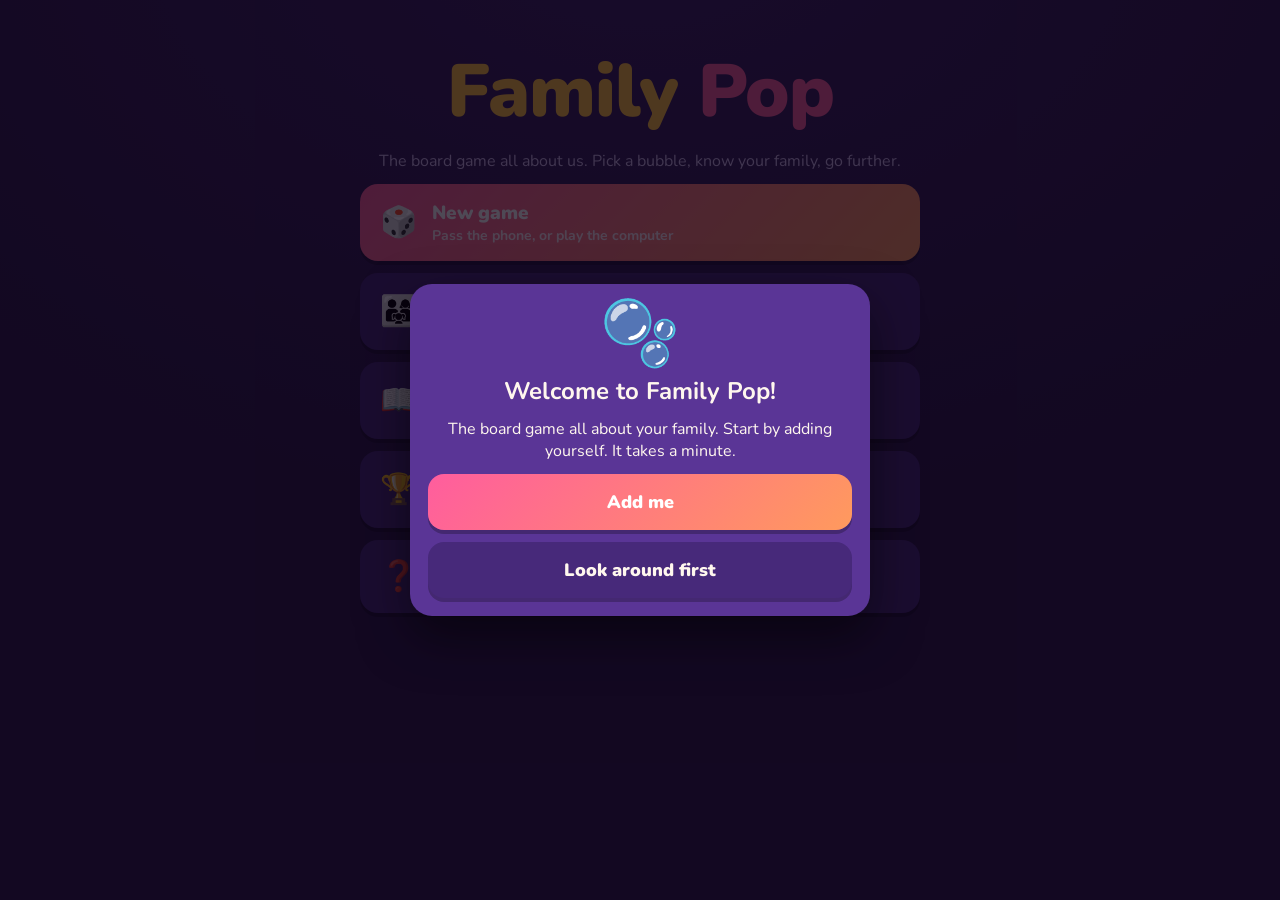
<file: web/index.html>
<!doctype html>
<html lang="en">
<head>
<meta charset="utf-8">
<meta name="viewport" content="width=device-width,initial-scale=1,viewport-fit=cover,user-scalable=no">
<meta name="theme-color" content="#2b1747">
<meta name="apple-mobile-web-app-capable" content="yes">
<meta name="apple-mobile-web-app-status-bar-style" content="black-translucent">
<meta name="apple-mobile-web-app-title" content="Family Pop">
<title>Family Pop</title>
<link rel="apple-touch-icon" href="apple-touch-icon.png">
<link rel="manifest" href="manifest.json">
<link rel="stylesheet" href="https://fonts.googleapis.com/css2?family=Nunito:wght@600;800;900&family=Caveat:wght@700&display=swap">
<style>
/* Layout: a 7x7 square board (24 squares round the edge) with the bubble stage in the middle; players strip under it */
:root{
  --bg:#2b1747; --bg2:#3d2266; --card:#47297a; --card2:#5a3596; --ink:#fff7ee; --dim:#cbb8ea;
  --pop:#ff5d9e; --teal:#3fd6c6; --sun:#ffc23d; --good:#43d17a; --bad:#ff5a5a;
  --sq:#fff4e6; --sqInk:#2b1747;
  --gTownA:#4fb3ff; --gFamA:#ff8a3d; --gTownB:#8f6bff; --gFamB:#ff5d9e; --gHome:#43d17a;
  --font:"Nunito",ui-rounded,system-ui,sans-serif; --hand:"Caveat",cursive;
  color-scheme:dark;
}
*{box-sizing:border-box;-webkit-tap-highlight-color:transparent}
html,body{margin:0;height:100%;background:var(--bg);color:var(--ink);font-family:var(--font);overflow:hidden;-webkit-user-select:none;user-select:none}
body{background:radial-gradient(900px 600px at 50% -10%,var(--bg2),var(--bg))}
button{font:inherit;color:inherit;border:0;cursor:pointer}
input,textarea,select{font:inherit;color:var(--ink);background:rgba(0,0,0,.25);border:2px solid rgba(255,255,255,.15);border-radius:12px;padding:12px;width:100%;font-size:17px;-webkit-user-select:text;user-select:text}
input:focus,textarea:focus,select:focus{outline:3px solid var(--teal);outline-offset:1px}
.screen{position:absolute;inset:0;display:none;flex-direction:column;align-items:center;overflow-y:auto;
  padding:max(14px,env(safe-area-inset-top)) 14px max(16px,env(safe-area-inset-bottom))}
.screen.on{display:flex;animation:fade .25s}
@keyframes fade{from{opacity:0;transform:translateY(6px)}to{opacity:1;transform:none}}
.wrap{width:100%;max-width:560px;display:flex;flex-direction:column;gap:12px}
h1,h2,h3{margin:0;line-height:1.15}
.logo{font-size:clamp(46px,14vw,74px);font-weight:900;text-align:center;letter-spacing:-1px;margin-top:3vh}
.logo .f{color:var(--sun)} .logo .p{color:var(--pop);display:inline-block;animation:bob 2.4s ease-in-out infinite}
@keyframes bob{50%{transform:translateY(-6px) rotate(-3deg)}}
.tag{text-align:center;color:var(--dim);margin-top:-4px}
.big{width:100%;display:flex;align-items:center;gap:14px;text-align:left;background:var(--card);border-radius:18px;padding:16px 18px;font-weight:900;font-size:19px;box-shadow:0 4px 0 rgba(0,0,0,.25)}
.big:active{transform:translateY(3px);box-shadow:0 1px 0 rgba(0,0,0,.25)}
.big .ico{font-size:30px;width:40px;text-align:center}
.big small{display:block;font-weight:700;color:var(--dim);font-size:14px}
.big.main{background:linear-gradient(135deg,var(--pop),#ff9a5d);color:#fff}
.big.main small{color:#ffe9f1}
.btn{width:100%;padding:16px;border-radius:16px;font-weight:900;font-size:18px;background:linear-gradient(135deg,var(--pop),#ff9a5d);color:#fff;box-shadow:0 4px 0 rgba(0,0,0,.25)}
.btn.ghost{background:var(--card);color:var(--ink)}
.btn.small{padding:10px 14px;font-size:15px;width:auto}
.btn:active{transform:translateY(3px)}
.card{background:var(--card);border-radius:18px;padding:14px 16px}
.card h3{font-size:14px;letter-spacing:.08em;text-transform:uppercase;color:var(--dim);margin-bottom:8px}
.dim{color:var(--dim)}
.row{display:flex;gap:10px;flex-wrap:wrap}
.counts{display:grid;grid-template-columns:repeat(4,1fr);gap:10px}
.counts button{background:var(--card);border-radius:16px;padding:18px 0;font-size:28px;font-weight:900}
.counts button.on{background:var(--pop);color:#fff}
.seat{display:flex;align-items:center;gap:12px;background:var(--card);border-radius:16px;padding:12px 14px}
.seat .pc{font-size:32px;width:44px;text-align:center}
.seat .nm{flex:1;font-weight:900;font-size:18px}
.seat .nm small{display:block;color:var(--dim);font-weight:700;font-size:13px}
.seat select{width:auto;max-width:52%;padding:8px}
.pieces{display:grid;grid-template-columns:repeat(6,1fr);gap:8px}
.pieces button{font-size:30px;background:rgba(0,0,0,.2);border-radius:12px;padding:8px 0;border:2px solid transparent}
.pieces button.on{border-color:var(--sun);background:rgba(255,194,61,.18)}
label.f{display:flex;flex-direction:column;gap:6px;font-weight:800}
label.f small{color:var(--dim);font-weight:700}
.chk{display:flex;align-items:center;gap:10px;font-weight:800}
.chk input{width:24px;height:24px}

/* ---------- board ---------- */
#game{padding-top:max(8px,env(safe-area-inset-top))}
.hud{width:100%;max-width:560px;display:flex;align-items:center;justify-content:space-between;gap:8px;margin-bottom:8px}
.pill{background:var(--card);border-radius:99px;padding:7px 12px;font-weight:900;font-size:14px}
.iconbtn{background:var(--card);border-radius:12px;width:40px;height:40px;font-size:18px;display:grid;place-items:center}
.boardWrap{width:min(96vw,60vh,560px);aspect-ratio:1;position:relative}
.board{position:absolute;inset:0;display:grid;grid-template-columns:repeat(7,1fr);grid-template-rows:repeat(7,1fr);gap:2px;background:#1c0f30;border-radius:14px;padding:3px}
.sq{background:var(--sq);color:var(--sqInk);border-radius:6px;position:relative;overflow:hidden;display:flex;flex-direction:column;align-items:center;justify-content:center;
  font-size:clamp(7px,1.9vw,10.5px);font-weight:900;text-align:center;line-height:1.05;padding:2px;cursor:pointer}
.sq .band{position:absolute;left:0;right:0;top:0;height:18%}
.sq .ic{font-size:clamp(13px,4vw,22px);line-height:1}
.sq .nm{margin-top:1px;max-height:2.2em;overflow:hidden;word-break:break-word}
.sq.corner{background:#ffe08a}
.sq.photo{background-size:cover;background-position:center;color:#fff;text-shadow:0 1px 3px #000,0 0 6px #000}
.sq .own{position:absolute;bottom:2px;right:2px;font-size:clamp(9px,2.6vw,14px)}
.sq.lit{outline:3px solid var(--sun);outline-offset:-3px;z-index:2}
.toks{position:absolute;left:1px;bottom:0;display:flex;flex-wrap:wrap;gap:0;font-size:clamp(11px,3.4vw,19px);line-height:1;z-index:3;filter:drop-shadow(0 1px 1px rgba(0,0,0,.6))}
.mid{grid-column:2/7;grid-row:2/7;border-radius:10px;background:radial-gradient(circle at 50% 40%,#5a3596,#2b1747);display:flex;flex-direction:column;align-items:center;justify-content:center;gap:6px;padding:6px;text-align:center;position:relative;overflow:hidden}
.mid .who{font-size:clamp(15px,4.4vw,22px);font-weight:900}
.mid .hint{font-size:clamp(12px,3.2vw,15px);color:var(--dim);font-weight:800}
.bubbles{display:flex;align-items:flex-end;justify-content:center;gap:clamp(8px,3vw,18px);margin:4px 0}
.bub{border-radius:50%;display:grid;place-items:center;font-weight:900;color:#fff;cursor:pointer;
  background:radial-gradient(circle at 32% 28%,rgba(255,255,255,.95) 0 10%,rgba(255,255,255,.25) 11% 45%,rgba(255,93,158,.35) 70%,rgba(255,255,255,.5) 100%);
  border:2px solid rgba(255,255,255,.7);box-shadow:0 6px 16px rgba(0,0,0,.35);animation:float 3s ease-in-out infinite;text-shadow:0 1px 3px rgba(0,0,0,.6)}
.bub small{display:block;font-size:.42em;font-weight:800;margin-top:-2px}
.bub:nth-child(2){animation-delay:-1s} .bub:nth-child(3){animation-delay:-2s}
@keyframes float{50%{transform:translateY(-8px)}}
.bub.popped{animation:popOut .35s forwards}
@keyframes popOut{40%{transform:scale(1.25)}100%{transform:scale(1.6);opacity:0}}
.players{width:100%;max-width:560px;display:grid;grid-template-columns:repeat(auto-fill,minmax(120px,1fr));gap:6px;margin-top:8px}
.pl{background:var(--card);border-radius:12px;padding:6px 8px;display:flex;align-items:center;gap:6px;font-weight:900;font-size:13px;border:2px solid transparent;min-width:0}
.pl.cur{border-color:var(--sun)}
.pl .p{font-size:22px}
.pl .t{min-width:0;flex:1}
.pl .t div{white-space:nowrap;overflow:hidden;text-overflow:ellipsis}
.pl .c{color:var(--sun)}
.pl .fp{font-size:11px;color:var(--teal)}
.log{width:100%;max-width:560px;color:var(--dim);font-size:13px;font-weight:700;text-align:center;min-height:18px;margin-top:6px}

/* ---------- popups ---------- */
.modal{position:fixed;inset:0;background:rgba(10,4,20,.72);display:none;place-items:center;z-index:50;padding:14px}
.modal.on{display:grid;animation:fade .2s}
.sheet{background:var(--card2);border-radius:22px;padding:18px;width:min(100%,460px);max-height:92vh;overflow-y:auto;display:flex;flex-direction:column;gap:12px;text-align:center;box-shadow:0 20px 50px rgba(0,0,0,.5)}
.sheet h2{font-size:24px}
.cat{display:inline-block;align-self:center;background:rgba(0,0,0,.25);border-radius:99px;padding:5px 12px;font-size:13px;font-weight:900;letter-spacing:.06em;text-transform:uppercase;color:var(--teal)}
.qtext{font-size:21px;font-weight:900;line-height:1.3}
.qphoto{max-width:100%;max-height:38vh;border-radius:14px;align-self:center}
.ans{display:flex;flex-direction:column;gap:8px}
.ans button{background:var(--card);border-radius:14px;padding:14px;font-size:18px;font-weight:900;border:3px solid transparent}
.ans button.right{border-color:var(--good);background:rgba(67,209,122,.25)}
.ans button.wrong{border-color:var(--bad);background:rgba(255,90,90,.2)}
.timer{height:8px;background:rgba(0,0,0,.3);border-radius:9px;overflow:hidden}
.timer i{display:block;height:100%;background:linear-gradient(90deg,var(--sun),var(--pop));width:100%}
.bigmoji{font-size:64px;line-height:1}
.money{font-size:30px;font-weight:900;color:var(--sun)}
.sqphoto{width:100%;max-height:30vh;object-fit:cover;border-radius:14px}
.toast{position:fixed;left:50%;bottom:max(18px,env(safe-area-inset-bottom));transform:translateX(-50%) translateY(140px);background:#000d;padding:12px 16px;border-radius:14px;font-weight:900;z-index:70;transition:transform .3s;max-width:92vw;text-align:center}
.toast.on{transform:translateX(-50%) translateY(0)}
.particle{position:fixed;width:9px;height:9px;border-radius:50%;pointer-events:none;z-index:80}
.hof{display:flex;flex-direction:column;gap:8px}
.hof .r{display:flex;align-items:center;gap:10px;background:var(--card);border-radius:14px;padding:10px 12px}
.hof .r .p{font-size:28px}
.hof .r .n{flex:1;font-weight:900}
.hof .r .n small{display:block;color:var(--dim);font-weight:700;font-size:13px}
.hof .r .w{font-weight:900;color:var(--sun);text-align:right}
.book{display:flex;flex-direction:column;gap:8px}
.book .e{background:var(--card);border-radius:14px;padding:10px 12px;display:flex;gap:10px;align-items:center;text-align:left}
.book .e img{width:52px;height:52px;object-fit:cover;border-radius:10px}
.book .e .x{margin-left:auto;background:rgba(0,0,0,.25);border-radius:10px;padding:6px 10px;font-weight:900}
@media (prefers-reduced-motion:reduce){.bub,.logo .p{animation:none}}
</style>
</head>
<body>

<!-- HOME -->
<section class="screen on" id="home"><div class="wrap">
  <div class="logo"><span class="f">Family</span> <span class="p">Pop</span></div>
  <div class="tag">The board game all about us. Pick a bubble, know your family, go further.</div>
  <button class="big main" id="bNew"><span class="ico">🎲</span><div>New game<small>Pass the phone, or play the computer</small></div></button>
  <button class="big" id="bFamily"><span class="ico">👨‍👩‍👧</span><div>Our family<small>Add people and their trivia</small></div></button>
  <button class="big" id="bBook"><span class="ico">📖</span><div>Family Book<small>Add memories, photos and questions</small></div></button>
  <button class="big" id="bHof"><span class="ico">🏆</span><div>Bragging rights<small>Trophies, wins, and who knows the family best</small></div></button>
  <button class="big" id="bHow"><span class="ico">❓</span><div>How to play</div></button>
</div></section>

<!-- SETUP -->
<section class="screen" id="setup"><div class="wrap">
  <h2 style="text-align:center;margin-top:8px">How many players?</h2>
  <div class="counts" id="counts"></div>
  <div id="seats" class="wrap" style="gap:8px"></div>
  <div class="card"><h3>How long?</h3><div class="row" id="rounds"></div></div>
  <button class="btn" id="bStart">Start the game</button>
  <button class="btn ghost" id="bSetupBack">Back</button>
</div></section>

<!-- FAMILY -->
<section class="screen" id="family"><div class="wrap">
  <h2 style="text-align:center;margin-top:8px">Our family</h2>
  <div class="dim" style="text-align:center">Everyone here can be picked as a player, and their answers become trivia questions.</div>
  <div id="famList" class="wrap" style="gap:8px"></div>
  <button class="btn" id="bAddPerson">+ Add a person</button>
  <button class="btn ghost" id="bFamBack">Back</button>
</div></section>

<!-- BOOK -->
<section class="screen" id="bookScr"><div class="wrap">
  <h2 style="text-align:center;margin-top:8px">📖 Family Book</h2>
  <div class="dim" style="text-align:center">Every memory you add here becomes a question in the game.</div>
  <button class="btn" id="bAddMem">+ Add a memory or question</button>
  <div class="book" id="bookList"></div>
  <button class="btn ghost" id="bBookBack">Back</button>
</div></section>

<!-- HALL OF FAME -->
<section class="screen" id="hofScr"><div class="wrap">
  <h2 style="text-align:center;margin-top:8px">🏆 Bragging rights</h2>
  <div class="hof" id="hofList"></div>
  <div class="card"><h3>Pictures on the board</h3><div id="hofPics" class="dim">Win a game and your picture goes on a square.</div></div>
  <button class="btn ghost" id="bHofBack">Back</button>
</div></section>

<!-- GAME -->
<section class="screen" id="game">
  <div class="hud">
    <button class="iconbtn" id="bQuit" aria-label="Menu">☰</button>
    <div class="pill" id="roundPill">Round 1 of 12</div>
    <div class="pill" id="potPill">🥧 Pie Pot 0</div>
  </div>
  <div class="boardWrap"><div class="board" id="board"></div></div>
  <div class="players" id="players"></div>
  <div class="log" id="log"></div>
</section>

<div class="modal" id="modal"><div class="sheet" id="sheet"></div></div>
<div class="toast" id="toast"></div>

<script>
(()=>{
"use strict";
const $=s=>document.querySelector(s), $$=s=>[...document.querySelectorAll(s)];
const wait=ms=>new Promise(r=>setTimeout(r,ms));
const esc=s=>String(s==null?"":s).replace(/[&<>"]/g,c=>({"&":"&amp;","<":"&lt;",">":"&gt;",'"':"&quot;"}[c]));
const rnd=a=>a[Math.floor(Math.random()*a.length)];
const shuffle=a=>{a=a.slice();for(let i=a.length-1;i>0;i--){const j=Math.floor(Math.random()*(i+1));[a[i],a[j]]=[a[j],a[i]]}return a};

/* ================= saved data (on this device) ================= */
const store={get(k,d){try{const v=localStorage.getItem("fp_"+k);return v==null?d:JSON.parse(v)}catch(e){return d}},
  set(k,v){try{localStorage.setItem("fp_"+k,JSON.stringify(v));return true}catch(e){toast("This phone is out of room for pictures. Try a smaller photo.");return false}}};
let PEOPLE=store.get("people",[]);      // {id,name,piece,mom,birthday,nick,food,secret}
let BOOK=store.get("book",[]);          // {id,cat,q,a,wrong:[],photo,by}
let SQPICS=store.get("sqpics",{});      // {squareIndex:{photo,caption,name,by,date}}
let STATS=store.get("stats",{});        // {personId:{games,wins,right,asked,banked,trophies:[]}}
const saveAll=()=>{store.set("people",PEOPLE);store.set("book",BOOK);store.set("sqpics",SQPICS);store.set("stats",STATS)};
const uid=()=>Math.random().toString(36).slice(2,9);

/* ================= the world ================= */
const PIECES=["🧁","🐢","🏎️","🚜","🫧","🐉","🌹","🦋","🐈","🐕","☕","🎸","⭐","🌻","🦄","🏈","🎣","👑"];
const BOTS=[
  {id:"bot1",name:"Granny Bot",piece:"👵",acc:.55,brave:.15,buy:.7,say:"sweet and steady"},
  {id:"bot2",name:"Uncle Ace",piece:"🤠",acc:.72,brave:.45,buy:.85,say:"knows a thing or two"},
  {id:"bot3",name:"Shark",piece:"🦈",acc:.86,brave:.8,buy:.95,say:"plays to win"}];
const CATS=["Way Back When","Favorites","Who's in the Picture?","Then & Now"];
const GROUPS={townA:{name:"Around Town",color:"var(--gTownA)"},famA:{name:"Family Places",color:"var(--gFamA)"},
  townB:{name:"Downtown",color:"var(--gTownB)"},famB:{name:"Family Places",color:"var(--gFamB)"},home:{name:"Homes",color:"var(--gHome)"}};
// 24 squares, clockwise from GO in the bottom-right corner. Mom asked for "a mix of all of these".
const BASE=[
 {t:"go",name:"GO",ic:"🫧"},
 {t:"home",slot:0,name:"House",ic:"🏡",g:"home",price:150},
 {t:"prop",name:"The Diner",ic:"🍔",g:"townA",price:100},
 {t:"fine",name:"Oops!",ic:"😬"},
 {t:"prop",name:"The Park",ic:"🌳",g:"townA",price:100},
 {t:"prop",name:"Ball Field",ic:"⚾",g:"townA",price:120},
 {t:"timeout",name:"Time Out",ic:"⏳"},
 {t:"prop",name:"Mom's Kitchen",ic:"🍳",g:"famA",price:140},
 {t:"lucky",name:"Lucky Bubble",ic:"🍀"},
 {t:"prop",name:"Grandma's Porch",ic:"🪑",g:"famA",price:140},
 {t:"prop",name:"The Back Yard",ic:"🌻",g:"famA",price:160},
 {t:"home",slot:1,name:"House",ic:"🏡",g:"home",price:150},
 {t:"pot",name:"Pie Pot",ic:"🥧"},
 {t:"prop",name:"Church",ic:"⛪",g:"townB",price:180},
 {t:"fine",name:"Oops!",ic:"😬"},
 {t:"prop",name:"The Lake",ic:"🛶",g:"townB",price:180},
 {t:"prop",name:"The Store",ic:"🛒",g:"townB",price:200},
 {t:"home",slot:2,name:"House",ic:"🏡",g:"home",price:150},
 {t:"gotimeout",name:"Go to Time Out",ic:"👉"},
 {t:"prop",name:"Race Track",ic:"🏁",g:"famB",price:220},
 {t:"lucky",name:"Lucky Bubble",ic:"🍀"},
 {t:"prop",name:"The Old House",ic:"🏚️",g:"famB",price:240},
 {t:"fine",name:"Oops!",ic:"😬"},
 {t:"home",slot:3,name:"House",ic:"🏡",g:"home",price:150}];
const cellOf=i=>i<=6?[6,6-i]:i<=11?[6-(i-6),0]:i<=18?[0,i-12]:[i-18,6];   // [row,col]
// Mom's four fines
const FINES=[
 {k:"call",text:"Forgot to call your mom",sub:"Pay 50 Pop Bucks",amt:50},
 {k:"dish",text:"Left the dishes in the sink",sub:"Pay 25 into the Pie Pot",amt:25},
 {k:"thank",text:"Didn't say thank you",sub:"Pay 20 to the person before you",amt:20},
 {k:"pie",text:"Ate the last piece of pie",sub:"Pay 10 to everyone else",amt:10}];
const LUCKY=[
 {text:"Grandma slipped you some cash",cash:100},
 {text:"You found money in the couch cushions",cash:30},
 {text:"FREE PASS! Keep it to skip a fine or get out of Time Out",pass:1},
 {text:"It's your birthday! Everyone gives you 10",bday:10},
 {text:"Bake sale. Put 30 in the Pie Pot",cash:-30,toPot:true},
 {text:"You fixed the neighbor's mower. Collect 50",cash:50},
 {text:"Ride with family. Move ahead 3 spaces",move:3},
 {text:"FREE PASS! Somebody owed you one",pass:1}];
// Starter questions so the game works on day one (family questions take over as people add them)
const STARTER=[
 {cat:"Way Back When",q:"What year did people first walk on the moon?",a:"1969",w:["1965","1972","1975"]},
 {cat:"Way Back When",q:"Which toy had parents fighting in store aisles in 1983?",a:"Cabbage Patch Kids",w:["Furby","Beanie Babies","Tickle Me Elmo"]},
 {cat:"Way Back When",q:"Which TV show had the Fonz?",a:"Happy Days",w:["M*A*S*H","Gilligan's Island","Cheers"]},
 {cat:"Way Back When",q:"Which singer was called the Man in Black, and was born in Arkansas?",a:"Johnny Cash",w:["Elvis Presley","Glen Campbell","Conway Twitty"]},
 {cat:"Way Back When",q:"Which president grew up in Hope and Hot Springs, Arkansas?",a:"Bill Clinton",w:["Jimmy Carter","Ronald Reagan","Lyndon Johnson"]},
 {cat:"Way Back When",q:"What year did Arkansas become a state?",a:"1836",w:["1812","1861","1907"]},
 {cat:"Way Back When",q:"Which Ford car came out in 1964 and became a legend?",a:"Mustang",w:["Model T","Thunderbird","Bronco"]},
 {cat:"Way Back When",q:"Which TV family lived at 1313 Mockingbird Lane?",a:"The Munsters",w:["The Brady Bunch","The Addams Family","The Waltons"]},
 {cat:"Way Back When",q:"What company made the video game Pong?",a:"Atari",w:["Nintendo","Sega","Sony"]},
 {cat:"Way Back When",q:"Hot Springs is famous for its...",a:"Bathhouses and hot springs",w:["Gold mines","Beaches","Ski slopes"]},
 {cat:"Way Back When",q:"What candy came in a dispenser with a character's head on top?",a:"PEZ",w:["Skittles","Tic Tac","Lemonheads"]},
 {cat:"Way Back When",q:"What year did the first iPhone come out?",a:"2007",w:["2001","2004","2010"]},
 {cat:"Then & Now",q:"THEN: a rotary phone on the kitchen wall. NOW:",a:"A smartphone in your pocket",w:["A fax machine","A pager","A CB radio"]},
 {cat:"Then & Now",q:"THEN: a paper road map in the glove box. NOW:",a:"GPS on your phone",w:["A compass","A phone book","A globe"]},
 {cat:"Then & Now",q:"THEN: a set of encyclopedias on the shelf. NOW:",a:"Searching the internet",w:["A dictionary","The newspaper","A library card"]},
 {cat:"Then & Now",q:"THEN: renting a VHS tape for Friday night. NOW:",a:"Streaming a movie",w:["Buying a DVD","Going to a drive-in","Waiting for TV reruns"]},
 {cat:"Then & Now",q:"THEN: a film camera and waiting a week for prints. NOW:",a:"Taking pictures on your phone",w:["A Polaroid","A camcorder","A sketchbook"]},
 {cat:"Then & Now",q:"THEN: writing a letter and buying a stamp. NOW:",a:"Sending a text",w:["Sending a telegram","Calling the operator","Writing a postcard"]},
 {cat:"Then & Now",q:"THEN: a cassette in a Walkman. NOW:",a:"Music on your phone",w:["A record player","An 8-track","A jukebox"]},
 {cat:"Then & Now",q:"THEN: a TV with rabbit ears and 4 channels. NOW:",a:"Hundreds of shows on demand",w:["Radio dramas","Black-and-white only","Slide projectors"]},
 {cat:"Favorites",q:"What's the most popular pie for Thanksgiving in America?",a:"Pumpkin",w:["Cherry","Key lime","Lemon meringue"]},
 {cat:"Favorites",q:"What's the most popular ice cream flavor in America?",a:"Vanilla",w:["Rocky road","Mint chip","Strawberry"]}];
const FOODS=["Fried chicken","Spaghetti","Pizza","Tacos","Meatloaf","Chicken and dumplings","Cheeseburgers","Catfish","Pot roast","Enchiladas","Lasagna","BBQ ribs"];
const MONTHS=["January","February","March","April","May","June","July","August","September","October","November","December"];

/* ================= sound + feel ================= */
let AC;
function tone(f,d=.08,type="sine",v=.12,when=0){try{AC=AC||new (window.AudioContext||window.webkitAudioContext)();if(AC.state==="suspended")AC.resume();
  const o=AC.createOscillator(),g=AC.createGain(),t=AC.currentTime+when;o.type=type;o.frequency.setValueAtTime(f,t);g.gain.setValueAtTime(v,t);
  g.gain.exponentialRampToValueAtTime(.001,t+d);o.connect(g).connect(AC.destination);o.start(t);o.stop(t+d+.02)}catch(e){}}
const sfx={pop:()=>{tone(900,.12,"sine",.3);for(let i=0;i<8;i++)tone(900+Math.random()*1400,.03,"square",.04,.08+Math.random()*.25)},
  step:i=>tone(420+i*30,.05,"triangle",.07),right:()=>[523,659,784,1046].forEach((f,i)=>tone(f,.14,"triangle",.12,i*.07)),
  wrong:()=>tone(170,.22,"sawtooth",.06),cash:()=>[1046,1318].forEach((f,i)=>tone(f,.1,"triangle",.1,i*.06)),
  pay:()=>[392,330].forEach((f,i)=>tone(f,.12,"triangle",.08,i*.08)),fan:()=>[523,659,784,1046,784,1046,1318].forEach((f,i)=>tone(f,.2,"triangle",.12,i*.09))};
const TAURI=window.__TAURI__&&window.__TAURI__.core;
function buzz(n){if(TAURI){TAURI.invoke("plugin:haptics|impact_feedback",{style:n>40?"heavy":n>20?"medium":"light"}).catch(()=>{});return}
  if(navigator.vibrate)try{navigator.vibrate(n)}catch(e){}}
function burst(x,y,n=24){const c=["#ffc23d","#ff5d9e","#3fd6c6","#ffffff","#8f6bff"];for(let i=0;i<n;i++){const p=document.createElement("div");p.className="particle";
  p.style.left=x+"px";p.style.top=y+"px";p.style.background=c[i%c.length];document.body.appendChild(p);const a=Math.random()*6.28,d=50+Math.random()*120;
  p.animate([{transform:"translate(0,0)",opacity:1},{transform:`translate(${Math.cos(a)*d}px,${Math.sin(a)*d+50}px)`,opacity:0}],{duration:700+Math.random()*400,easing:"cubic-bezier(.2,.8,.4,1)"}).onfinish=()=>p.remove()}}
let toastT;function toast(m){const t=$("#toast");t.innerHTML=m;t.classList.add("on");clearTimeout(toastT);toastT=setTimeout(()=>t.classList.remove("on"),2600)}
function show(id){$$(".screen").forEach(s=>s.classList.toggle("on",s.id===id))}
function sheet(html){$("#sheet").innerHTML=html;$("#modal").classList.add("on");$("#sheet").scrollTop=0}
function closeSheet(){$("#modal").classList.remove("on")}
function ask(html,buttons){return new Promise(res=>{sheet(html+'<div class="ans" id="askBtns"></div>');const box=$("#askBtns");
  buttons.forEach(([label,val,cls])=>{const b=document.createElement("button");b.innerHTML=label;if(cls)b.className=cls;b.onclick=()=>{closeSheet();res(val)};box.appendChild(b)})})}

/* ================= photos: shrink so they fit on the phone ================= */
function pickPhoto(){return new Promise(res=>{const i=document.createElement("input");i.type="file";i.accept="image/*";
  i.onchange=()=>{const f=i.files&&i.files[0];if(!f)return res(null);const r=new FileReader();r.onload=()=>{const img=new Image();img.onload=()=>{
    const m=520,s=Math.min(1,m/Math.max(img.width,img.height)),c=document.createElement("canvas");c.width=Math.round(img.width*s);c.height=Math.round(img.height*s);
    c.getContext("2d").drawImage(img,0,0,c.width,c.height);res(c.toDataURL("image/jpeg",.72))};img.onerror=()=>res(null);img.src=r.result};r.readAsDataURL(f)};i.click()})}

/* ================= people ================= */
function personForm(p,onDone){
  p=p||{id:uid(),name:"",piece:PIECES[0],mom:false,birthday:"",nick:"",food:"",secret:""};
  sheet(`<h2>${p.name?"Edit "+esc(p.name):"Add a person"}</h2>
   <label class="f">Name<input id="pfName" value="${esc(p.name)}" placeholder="Like Mom, Kelsey, or Andrew" maxlength="18"></label>
   <div style="text-align:left;font-weight:800">Game piece</div><div class="pieces" id="pfPieces">${PIECES.map(x=>`<button type="button" class="${x===p.piece?"on":""}" data-p="${x}">${x}</button>`).join("")}</div>
   <div class="dim" style="text-align:left;font-weight:800">Quick trivia about this person. One short answer each, skip any.</div>
   <label class="f">Birthday<small>Like June 10</small><input id="pfBday" value="${esc(p.birthday)}" placeholder="June 10"></label>
   <label class="f">Nickname<input id="pfNick" value="${esc(p.nick)}" placeholder="What do people call them?"></label>
   <label class="f">Favorite food<input id="pfFood" value="${esc(p.food)}" placeholder="Like chicken and dumplings"></label>
   <label class="f">Something nobody knows about you<input id="pfSecret" value="${esc(p.secret)}" placeholder="A fun surprise fact"></label>
   <label class="chk"><input type="checkbox" id="pfMom" ${p.mom?"checked":""}> This is Mom <span class="dim" style="font-weight:700">(she gets paid when someone forgets to call her)</span></label>
   <button class="btn" id="pfSave">Save</button>
   ${PEOPLE.some(x=>x.id===p.id)?'<button class="btn ghost" id="pfDel">Remove this person</button>':""}
   <button class="btn ghost" id="pfCancel">Cancel</button>`);
  let piece=p.piece;
  $$("#pfPieces button").forEach(b=>b.onclick=()=>{piece=b.dataset.p;$$("#pfPieces button").forEach(x=>x.classList.toggle("on",x===b))});
  $("#pfSave").onclick=()=>{const name=$("#pfName").value.trim();if(!name){toast("Please type a name");return}
    Object.assign(p,{name,piece,mom:$("#pfMom").checked,birthday:$("#pfBday").value.trim(),nick:$("#pfNick").value.trim(),food:$("#pfFood").value.trim(),secret:$("#pfSecret").value.trim()});
    if(p.mom)PEOPLE.forEach(x=>{if(x.id!==p.id)x.mom=false});
    const i=PEOPLE.findIndex(x=>x.id===p.id);if(i>-1)PEOPLE[i]=p;else PEOPLE.push(p);saveAll();closeSheet();onDone&&onDone(p)};
  if($("#pfDel"))$("#pfDel").onclick=()=>{PEOPLE=PEOPLE.filter(x=>x.id!==p.id);saveAll();closeSheet();onDone&&onDone(null)};
  $("#pfCancel").onclick=()=>{closeSheet();onDone&&onDone(undefined)};
}
function renderFamily(){
  $("#famList").innerHTML=PEOPLE.length?PEOPLE.map(p=>`<div class="seat"><div class="pc">${p.piece}</div><div class="nm">${esc(p.name)}${p.mom?" 💐":""}<small>${[p.birthday&&"🎂 "+esc(p.birthday),p.food&&"🍽️ "+esc(p.food)].filter(Boolean).join(" · ")||"No trivia yet"}</small></div><button class="btn small ghost" data-e="${p.id}">Edit</button></div>`).join("")
    :'<div class="card dim" style="text-align:center">Nobody yet. Add yourself first!</div>';
  $$("#famList [data-e]").forEach(b=>b.onclick=()=>personForm(PEOPLE.find(x=>x.id===b.dataset.e),renderFamily));
}
$("#bFamily").onclick=()=>{renderFamily();show("family")};
$("#bAddPerson").onclick=()=>personForm(null,renderFamily);
$("#bFamBack").onclick=()=>show("home");

/* ================= Family Book ================= */
function renderBook(){
  $("#bookList").innerHTML=BOOK.length?BOOK.slice().reverse().map(e=>`<div class="e">${e.photo?`<img src="${e.photo}" alt="">`:'<div style="font-size:30px">💬</div>'}<div><div style="font-weight:900">${esc(e.q||"Who's in the picture?")}</div><div class="dim" style="font-size:14px">${esc(e.cat)} · ${esc(e.a)}</div></div><button class="x" data-d="${e.id}">✕</button></div>`).join("")
    :'<div class="card dim" style="text-align:center">No memories yet. Add a photo of someone and the game will ask "Who\'s in the picture?"</div>';
  $$("#bookList [data-d]").forEach(b=>b.onclick=()=>{BOOK=BOOK.filter(x=>x.id!==b.dataset.d);saveAll();renderBook()});
}
function memoryForm(){
  let photo=null;
  sheet(`<h2>Add a memory</h2>
   <label class="f">Kind of question<select id="mCat">${CATS.map(c=>`<option>${c}</option>`).join("")}</select></label>
   <button class="btn ghost" id="mPhoto">📷 Add a photo (optional)</button><img id="mPrev" class="qphoto" hidden alt="">
   <label class="f">Question<small>Leave blank with a photo to ask "Who's in the picture?"</small><input id="mQ" placeholder="Where did we go every summer?"></label>
   <label class="f">Right answer<input id="mA" placeholder="Lake Ouachita"></label>
   <label class="f">Wrong answers (optional)<small>Separate with commas. Leave blank and the game picks some.</small><input id="mW" placeholder="Beaver Lake, Lake Hamilton"></label>
   <button class="btn" id="mSave">Save to the Family Book</button><button class="btn ghost" id="mCancel">Cancel</button>`);
  $("#mPhoto").onclick=async()=>{photo=await pickPhoto();if(photo){$("#mPrev").src=photo;$("#mPrev").hidden=false;if(!$("#mQ").value)$("#mCat").value="Who's in the Picture?"}};
  $("#mSave").onclick=()=>{const a=$("#mA").value.trim(),q=$("#mQ").value.trim();if(!a){toast("Please add the right answer");return}if(!q&&!photo){toast("Add a question or a photo");return}
    BOOK.push({id:uid(),cat:$("#mCat").value,q:q||"Who's in the picture?",a,wrong:$("#mW").value.split(",").map(s=>s.trim()).filter(Boolean),photo});
    if(!saveAll()){} closeSheet();renderBook();toast("Saved. It'll show up in your next game!")};
  $("#mCancel").onclick=closeSheet;
}
$("#bBook").onclick=()=>{renderBook();show("bookScr")};
$("#bAddMem").onclick=memoryForm;
$("#bBookBack").onclick=()=>show("home");

/* ================= Bragging rights ================= */
function st(id){return STATS[id]||(STATS[id]={games:0,wins:0,right:0,asked:0,banked:0,trophies:[]})}
function renderHof(){
  const rows=PEOPLE.map(p=>({p,s:st(p.id)})).sort((a,b)=>b.s.wins-a.s.wins||(b.s.right/(b.s.asked||1))-(a.s.right/(a.s.asked||1)));
  $("#hofList").innerHTML=rows.length?rows.map(({p,s},i)=>`<div class="r"><div class="p">${p.piece}</div><div class="n">${i===0&&s.wins?"👑 ":""}${esc(p.name)}<small>🧠 Knows the family ${s.asked?Math.round(100*s.right/s.asked):0}% · 🫧 ${s.banked} Pop Bucks saved · ${s.trophies.length?s.trophies.slice(-4).join(" "):"no trophies yet"}</small></div><div class="w">${s.wins} win${s.wins===1?"":"s"}</div></div>`).join("")
    :'<div class="card dim" style="text-align:center">Play a game to start the bragging.</div>';
  const pics=Object.entries(SQPICS);
  $("#hofPics").innerHTML=pics.length?pics.map(([i,v])=>`<div style="display:flex;gap:10px;align-items:center;margin:6px 0"><img src="${v.photo}" alt="" style="width:56px;height:56px;object-fit:cover;border-radius:10px"><div><b>${esc(v.name)}</b><div class="dim" style="font-size:13px">${esc(v.caption||"")} · won by ${esc(v.by)} ${esc(v.date)}</div></div></div>`).join(""):"Win a game and your picture goes on a square.";
}
$("#bHof").onclick=()=>{renderHof();show("hofScr")};
$("#bHofBack").onclick=()=>show("home");
$("#bHow").onclick=()=>sheet(`<h2>How to play</h2><div style="text-align:left;line-height:1.55">
 🫧 <b>Pick your bubble</b> on your turn. A <b>small</b> bubble is an easy family question and moves you <b>2</b>. <b>Medium</b> moves <b>4</b>. A <b>big</b> bubble is hard, has a timer, and moves you <b>6</b>.<br>
 ✅ Answer right and you move that far, plus 20 Pop Bucks. Wrong, and you only move 1.<br>
 🏡 Land on a place nobody owns and you can <b>buy it</b>. When others land there, they <b>pay you rent</b>. Own a whole color and the rent doubles. Everyone's own house is theirs from the start.<br>
 😬 <b>Oops!</b> squares are family fines, like "Forgot to call your mom."<br>
 🍀 <b>Lucky Bubble</b> is a surprise. It might be a <b>Free Pass</b>, which skips a fine or gets you out of Time Out.<br>
 🥧 Fines go in the <b>Pie Pot</b>. Land on the Pie Pot corner and it's all yours.<br>
 🏆 Richest family member after the last round wins, and gets to put <b>their picture on a square</b> for good.</div><button class="btn" onclick="document.getElementById('modal').classList.remove('on')">Got it</button>`);

/* ================= setup ================= */
let SET={count:2,seats:[],rounds:12};
function renderSetup(){
  $("#counts").innerHTML=[2,3,4,5,6,7,8].map(n=>`<button class="${n===SET.count?"on":""}" data-n="${n}">${n}</button>`).join("")+`<button class="dim" style="font-size:13px" data-n="1">1 + computer</button>`;
  $$("#counts button").forEach(b=>b.onclick=()=>{let n=+b.dataset.n;if(n===1){SET.count=2;SET.seats[1]="bot1";}else SET.count=n;sizeSeats();renderSetup()});
  sizeSeats();
  const opts=v=>`<option value="">Pick a person…</option>`+PEOPLE.map(p=>`<option value="${p.id}" ${v===p.id?"selected":""}>${p.piece} ${esc(p.name)}</option>`).join("")+
    BOTS.map(b=>`<option value="${b.id}" ${v===b.id?"selected":""}>${b.piece} ${b.name} (computer)</option>`).join("")+`<option value="__new">+ Add a new person</option>`;
  $("#seats").innerHTML=SET.seats.map((v,i)=>{const who=PEOPLE.find(p=>p.id===v)||BOTS.find(b=>b.id===v);
    return `<div class="seat"><div class="pc">${who?who.piece:"❔"}</div><div class="nm">Player ${i+1}<small>${who?esc(who.name):"Not picked yet"}</small></div><select data-s="${i}" aria-label="Player ${i+1}">${opts(v)}</select></div>`}).join("");
  $$("#seats select").forEach(s=>s.onchange=()=>{const i=+s.dataset.s;if(s.value==="__new"){personForm(null,p=>{if(p)SET.seats[i]=p.id;renderSetup()});return}SET.seats[i]=s.value;renderSetup()});
  $("#rounds").innerHTML=[[8,"Quick · 8 rounds"],[12,"Regular · 12"],[16,"Long · 16"]].map(([n,l])=>`<button class="btn small ${SET.rounds===n?"":"ghost"}" data-r="${n}">${l}</button>`).join("");
  $$("#rounds button").forEach(b=>b.onclick=()=>{SET.rounds=+b.dataset.r;renderSetup()});
}
function sizeSeats(){while(SET.seats.length<SET.count)SET.seats.push("");SET.seats.length=SET.count}
$("#bNew").onclick=()=>{if(!PEOPLE.length){toast("First, add yourself to the family");personForm(null,p=>{if(p){SET.seats=[p.id];renderSetup();show("setup")}});return}
  SET.seats=[PEOPLE[0].id];renderSetup();show("setup")};
$("#bSetupBack").onclick=()=>show("home");
$("#bStart").onclick=()=>{
  const ids=SET.seats;if(ids.some(v=>!v)){toast("Pick someone for every player");return}
  if(new Set(ids.filter(v=>!v.startsWith("bot"))).size!==ids.filter(v=>!v.startsWith("bot")).length){toast("Each person can only play once");return}
  startGame(ids,SET.rounds)};

/* ================= trivia: built from the family ================= */
function famQuestions(){
  const qs=[],ppl=PEOPLE;
  const names=ppl.map(p=>p.name);
  ppl.forEach(p=>{
    if(p.food)qs.push({cat:"Favorites",about:p.id,q:`What's ${p.name}'s favorite food?`,a:p.food,pool:ppl.filter(x=>x.food&&x.id!==p.id).map(x=>x.food).concat(FOODS)});
    if(p.birthday)qs.push({cat:"Way Back When",about:p.id,q:`Whose birthday is ${p.birthday}?`,a:p.name,pool:names});
    if(p.nick)qs.push({cat:"Way Back When",about:p.id,q:`Who goes by the nickname "${p.nick}"?`,a:p.name,pool:names});
    if(p.secret)qs.push({cat:"Way Back When",about:p.id,q:`Something nobody knew… whose secret is this? "${p.secret}"`,a:p.name,pool:names});
    if(p.birthday){const m=MONTHS.find(m=>p.birthday.toLowerCase().startsWith(m.toLowerCase().slice(0,3)));
      if(m)qs.push({cat:"Favorites",about:p.id,q:`What month is ${p.name}'s birthday?`,a:m,pool:MONTHS})}
  });
  BOOK.forEach(e=>qs.push({cat:e.cat,q:e.q,a:e.a,photo:e.photo,pool:e.wrong.length?e.wrong:(names.includes(e.a)?names:null),fixed:e.wrong.length>0}));
  return qs;
}
let QUSED=new Set();
function makeQuestion(asker,size){
  const fam=famQuestions().filter(q=>!(asker.pid&&q.about===asker.pid)&&!(asker.pid&&q.a===asker.name));
  const starters=STARTER.map(s=>({cat:s.cat,q:s.q,a:s.a,pool:s.w,fixed:true}));
  let pool=fam.filter(q=>!QUSED.has(q.q));
  if(!pool.length||Math.random()<.3)pool=pool.concat(starters.filter(q=>!QUSED.has(q.q)));
  if(!pool.length){QUSED.clear();pool=fam.concat(starters)}
  const q=rnd(pool);QUSED.add(q.q);
  const nOpts=size===2?2:size===4?3:4;
  let wrong=shuffle([...new Set((q.pool||[]).filter(x=>x&&x.toLowerCase()!==q.a.toLowerCase()))]);
  const isName=PEOPLE.some(p=>p.name===q.a);   // never invent family members; fewer choices is fine
  if(wrong.length<nOpts-1&&!isName){const extra=q.pool===MONTHS?MONTHS:FOODS;wrong=wrong.concat(shuffle(extra.filter(x=>x!==q.a&&!wrong.includes(x))))}
  return {cat:q.cat,q:q.q,a:q.a,photo:q.photo,opts:shuffle([q.a].concat(wrong.slice(0,nOpts-1)))};
}

/* ================= the game ================= */
let G=null;
function startGame(ids,rounds){
  const players=ids.map((id,i)=>{const p=PEOPLE.find(x=>x.id===id),b=BOTS.find(x=>x.id===id);
    return {pid:p?p.id:null,bot:b||null,name:(p||b).name,piece:(p||b).piece,mom:!!(p&&p.mom),cash:1500,pos:0,pass:0,jail:false,jailTurns:0,right:0,asked:0,rent:0,streak:0,home:i<4?i:-1}});
  const board=BASE.map((s,i)=>{const sq=Object.assign({i},s);
    if(s.t==="home"){const pl=players.find(p=>p.home===s.slot);sq.name=pl?pl.name+"'s House":"Neighbor's House"}
    if(SQPICS[i]&&s.t==="prop"){sq.name=SQPICS[i].name||sq.name;sq.photo=SQPICS[i].photo}
    return sq});
  const owners={};board.forEach(s=>{if(s.t==="home"){const pi=players.findIndex(p=>p.home===s.slot);if(pi>-1)owners[s.i]=pi}});
  G={players,board,owners,pot:0,round:1,rounds,turn:0,busy:false,over:false};QUSED.clear();
  renderBoard();renderPlayers();show("game");log("Everybody starts with 1,500 Pop Bucks. Good luck!");
  setTimeout(()=>beginTurn(true),400);
}
function renderBoard(){
  const b=$("#board");b.innerHTML="";
  G.board.forEach(s=>{const [r,c]=cellOf(s.i),d=document.createElement("div");d.className="sq"+(["go","timeout","pot","gotimeout"].includes(s.t)?" corner":"")+(s.photo?" photo":"");
    d.style.gridRow=r+1;d.style.gridColumn=c+1;d.dataset.i=s.i;if(s.photo)d.style.backgroundImage=`url(${s.photo})`;
    d.innerHTML=(s.g?`<div class="band" style="background:${GROUPS[s.g].color}"></div>`:"")+(s.photo?"":`<div class="ic">${s.ic}</div>`)+`<div class="nm">${esc(s.name)}</div><div class="own" id="own${s.i}"></div><div class="toks" id="tok${s.i}"></div>`;
    d.onclick=()=>squareInfo(s);b.appendChild(d)});
  const m=document.createElement("div");m.className="mid";m.id="mid";b.appendChild(m);
  paintTokens();paintOwners();
}
function paintTokens(){G.board.forEach(s=>{const t=$("#tok"+s.i);if(t)t.textContent=G.players.filter(p=>p.pos===s.i).map(p=>p.piece).join("")})}
function paintOwners(){G.board.forEach(s=>{const o=$("#own"+s.i);if(o)o.textContent=G.owners[s.i]!=null&&s.t==="prop"?G.players[G.owners[s.i]].piece:""});
  $("#potPill").textContent="🥧 Pie Pot "+G.pot}
function renderPlayers(){
  $("#players").innerHTML=G.players.map((p,i)=>`<div class="pl ${i===G.turn?"cur":""}"><div class="p">${p.piece}</div><div class="t"><div>${esc(p.name)}</div><div class="c">🫧 ${p.cash}</div>${p.pass?`<div class="fp">🎟️ Free Pass ×${p.pass}</div>`:""}${p.jail?`<div class="fp">⏳ Time Out</div>`:""}</div></div>`).join("");
  $("#roundPill").textContent=`Round ${Math.min(G.round,G.rounds)} of ${G.rounds}`;
}
function log(t){$("#log").textContent=t}
function squareInfo(s){
  const own=G.owners[s.i]!=null?G.players[G.owners[s.i]]:null;
  const info={go:"Pass GO and collect 200 Pop Bucks.",timeout:"Time Out. Get out with a Free Pass, 50 Pop Bucks, or a right answer on a big bubble.",pot:"Every fine goes in the Pie Pot. Land here and it's yours!",gotimeout:"Straight to Time Out!",fine:"A family fine. One of Mom's favorites.",lucky:"A surprise. Maybe a Free Pass!"}[s.t]||
    (s.t==="home"&&own?`${esc(own.name)}'s house. Land here and pay ${esc(own.name)} 40 rent.`:`${GROUPS[s.g].name}. Costs ${s.price}. Rent ${rentOf(s)}.${own?" Owned by "+esc(own.name)+".":" Nobody owns it yet."}`);
  if(G.busy&&$("#modal").classList.contains("on"))return;
  sheet(`${s.photo?`<img class="sqphoto" src="${s.photo}" alt="">`:`<div class="bigmoji">${s.ic}</div>`}<h2>${esc(s.name)}</h2>${SQPICS[s.i]?`<div class="dim">📸 ${esc(SQPICS[s.i].caption||"")} · won by ${esc(SQPICS[s.i].by)}</div>`:""}<div>${info}</div><button class="btn" id="okInfo">OK</button>`);
  $("#okInfo").onclick=closeSheet;
}
function rentOf(s){if(s.t==="home")return 40;const base=Math.round(s.price/5),own=G.owners[s.i];if(own==null)return base;
  const set=G.board.filter(x=>x.g===s.g&&x.t==="prop");return set.every(x=>G.owners[x.i]===own)?base*2:base}

async function beginTurn(first){
  if(G.over)return;const p=G.players[G.turn];renderPlayers();
  // pass-the-phone hand-off between people (not before the computer, not for the very first player on their own)
  const humans=G.players.filter(x=>!x.bot).length;
  if(!p.bot&&humans>1){await ask(`<div class="bigmoji">${p.piece}</div><h2>Pass the phone to ${esc(p.name)}</h2><div class="dim">${G.players.length} players · round ${G.round} of ${G.rounds}</div>`,[["I'm ready",1,"btn"]])}
  if(p.jail){await timeOutTurn(p);if(p.jail){return endTurn()}}
  pickBubble(p);
}
async function timeOutTurn(p){
  p.jailTurns++;const out=()=>{p.jail=false;p.jailTurns=0};
  if(p.bot){if(p.pass){p.pass--;out();log(`${p.name} used a Free Pass to get out of Time Out`)}
    else if(p.cash>300||p.jailTurns>=3){pay(p,50,null);out();log(`${p.name} paid 50 to leave Time Out`)}
    else{log(`${p.name} is waiting in Time Out`);await wait(900)}renderPlayers();return}
  const last=p.jailTurns>=3,opts=[];
  if(p.pass)opts.push(["🎟️ Use my Free Pass","pass","btn"]);
  opts.push(["Pay 50 Pop Bucks and get out","pay",p.pass?"":"btn"]);
  if(!last)opts.push(["Try a big bubble question. Right answer gets you out","try"]);
  const c=await ask(`<div class="bigmoji">⏳</div><h2>${esc(p.name)}, you're in Time Out</h2><div class="dim">${last?"This is your 3rd turn, so it's time to get out.":"Turn "+p.jailTurns+" of 3."}</div>`,opts);
  if(c==="pass"){p.pass--;out();toast("🎟️ Free Pass used. You're out!")}
  else if(c==="pay"){pay(p,50,null);out()}
  else{const q=makeQuestion(p,6);if(await askQuestion(p,q,6)){out();toast("Right! You're out of Time Out")}}
  renderPlayers();
}
function pickBubble(p){
  G.busy=false;const mid=$("#mid");
  mid.innerHTML=`<div class="who">${p.piece} ${esc(p.name)}'s turn</div><div class="hint">${p.bot?"thinking…":"Pick a bubble. Bigger = harder = further"}</div>
   <div class="bubbles">${[[2,"easy",.2],[4,"medium",.27],[6,"hard",.34]].map(([n,l,s])=>`<div class="bub" data-n="${n}" style="width:calc(${s}*min(96vw,60vh,560px)*.55);height:calc(${s}*min(96vw,60vh,560px)*.55);font-size:calc(${s}*min(96vw,60vh,560px)*.2)">${n}<small>${l}</small></div>`).join("")}</div>`;
  const go=n=>{if(G.busy)return;G.busy=true;const b=mid.querySelector(`.bub[data-n="${n}"]`);const r=b.getBoundingClientRect();b.classList.add("popped");sfx.pop();buzz(40);burst(r.left+r.width/2,r.top+r.height/2,26);
    setTimeout(()=>playBubble(p,n),380)};
  if(p.bot){const r=Math.random();const n=r<p.bot.brave*.6?6:r<.35+p.bot.brave*.4?4:2;setTimeout(()=>go(n),1100)}
  else mid.querySelectorAll(".bub").forEach(b=>b.onclick=()=>go(+b.dataset.n));
}
function askQuestion(p,q,size){return new Promise(res=>{
  if(G.over)return res(false);
  const timed=size===6;let left=15,iv=null,done=false;
  sheet(`<div class="cat">${esc(q.cat)}</div>${q.photo?`<img class="qphoto" src="${q.photo}" alt="">`:""}<div class="qtext">${esc(q.q)}</div>${timed?'<div class="timer"><i id="tbar"></i></div>':""}
   <div class="ans" id="qa">${q.opts.map(o=>`<button data-o="${esc(o)}">${esc(o)}</button>`).join("")}</div><div class="dim" id="qfoot">${p.bot?esc(p.name)+" is thinking…":"Move "+size+" if you're right"}</div>`);
  const finish=pick=>{if(done)return;done=true;clearInterval(iv);const ok=pick===q.a;p.asked++;if(ok){p.right++;p.streak++}else p.streak=0;
    $$("#qa button").forEach(b=>{if(b.dataset.o===q.a)b.classList.add("right");else if(b.dataset.o===pick)b.classList.add("wrong")});
    $("#qfoot").innerHTML=ok?`<b style="color:var(--good)">Right! +20 Pop Bucks${p.streak===3?" · 🔥 3 in a row! +50 more":""}</b>`:`<b style="color:var(--bad)">${pick==null?"Time's up!":"Not quite."}</b> The answer is <b>${esc(q.a)}</b>.`;
    if(ok){sfx.right();buzz(30);p.cash+=20;if(p.streak===3)p.cash+=50}else{sfx.wrong();buzz(15)}
    setTimeout(()=>{closeSheet();res(ok)},ok?1300:2200)};
  if(p.bot){const ok=Math.random()<p.bot.acc;setTimeout(()=>finish(ok?q.a:rnd(q.opts.filter(o=>o!==q.a))),1300+Math.random()*900)}
  else $$("#qa button").forEach(b=>b.onclick=()=>finish(b.dataset.o));
  if(timed){const t0=Date.now();iv=setInterval(()=>{const l=15-(Date.now()-t0)/1000;const bar=$("#tbar");if(bar)bar.style.width=Math.max(0,l/15*100)+"%";if(l<=0)finish(null)},100)}
})}
async function playBubble(p,size){
  const q=makeQuestion(p,size);const ok=await askQuestion(p,q,size);if(G.over)return;
  renderPlayers();const steps=ok?size:1;log(ok?`${p.name} got it right and moves ${steps}`:`${p.name} moves just 1`);
  await moveBy(p,steps);await landOn(p);endTurn();
}
async function moveBy(p,n){
  for(let k=0;k<n;k++){if(G.over)return;p.pos=(p.pos+1)%24;if(p.pos===0){p.cash+=200;sfx.cash();toast(`${p.piece} ${esc(p.name)} passed GO: +200`)}
    sfx.step(k);paintTokens();$$(".sq").forEach(s=>s.classList.toggle("lit",+s.dataset.i===p.pos));await wait(220)}
  renderPlayers();
}
function pay(p,amt,to){p.cash-=amt;if(to===null)G.pot+=0;else if(to==="pot")G.pot+=amt;else if(to)to.cash+=amt;sfx.pay();renderPlayers();paintOwners()}
async function landOn(p){
  if(G.over)return;
  const s=G.board[p.pos],idx=G.players.indexOf(p);
  if(s.t==="prop"||s.t==="home"){
    const o=G.owners[s.i];
    if(o==null){
      if(p.cash<s.price){log(`${p.name} can't afford ${s.name} yet`);return}
      let buy;if(p.bot)buy=Math.random()<p.bot.buy&&p.cash-s.price>200;
      else buy=await ask(`${s.photo?`<img class="sqphoto" src="${s.photo}" alt="">`:`<div class="bigmoji">${s.ic}</div>`}<h2>${esc(s.name)}</h2><div>Nobody owns it. Buy it for <b>${s.price}</b>? Anyone who lands here pays you <b>${Math.round(s.price/5)}</b>, double if you own the whole color.</div><div class="dim">You have ${p.cash}</div>`,[["Buy it for "+s.price,true,"btn"],["No thanks",false]]);
      if(buy){p.cash-=s.price;G.owners[s.i]=idx;sfx.cash();buzz(25);log(`${p.name} bought ${s.name}!`);paintOwners();renderPlayers();
        const set=G.board.filter(x=>x.g===s.g&&x.t==="prop");if(set.every(x=>G.owners[x.i]===idx))toast(`${p.piece} owns all of ${GROUPS[s.g].name}! Rent doubles`)}
    }else if(o!==idx){const owner=G.players[o],r=rentOf(s);pay(p,r,owner);owner.rent+=r;log(`${p.name} paid ${owner.name} ${r} rent at ${s.name}`);
      if(!p.bot)await ask(`<div class="bigmoji">${owner.piece}</div><h2>${esc(owner.name)}'s place!</h2><div>You pay <b>${r}</b> rent at ${esc(s.name)}.</div>`,[["OK",1,"btn"]]);else await wait(800)}
  }else if(s.t==="fine"){await doFine(p)}
  else if(s.t==="lucky"){await doLucky(p)}
  else if(s.t==="pot"){const won=G.pot;p.cash+=won;G.pot=0;sfx.fan();const r=$("#mid").getBoundingClientRect();burst(r.left+r.width/2,r.top+r.height/2,40);
    log(`${p.name} grabbed the Pie Pot: +${won}!`);if(!p.bot)await ask(`<div class="bigmoji">🥧</div><h2>The Pie Pot!</h2><div class="money">+${won}</div>`,[["Yum",1,"btn"]]);else await wait(900);renderPlayers();paintOwners()}
  else if(s.t==="gotimeout"){p.jail=true;p.jailTurns=0;p.pos=6;paintTokens();log(`${p.name} went to Time Out!`);
    if(!p.bot)await ask(`<div class="bigmoji">⏳</div><h2>Go to Time Out!</h2><div>Talked back to Mom. Your next turn starts in Time Out.</div>`,[["Aww",1,"btn"]]);else await wait(800);renderPlayers()}
}
async function doFine(p){
  const f=rnd(FINES),idx=G.players.indexOf(p);
  let useP=false;
  if(p.pass){if(p.bot)useP=f.amt>=25;else useP=await ask(`<div class="bigmoji">😬</div><h2>${f.text}</h2><div>${f.sub}</div><div class="dim">You have a Free Pass. Use it to skip this fine?</div>`,[["🎟️ Use my Free Pass",true,"btn"],["Just pay it",false]])}
  if(useP){p.pass--;log(`${p.name} used a Free Pass on "${f.text}"`);toast("🎟️ Free Pass! No fine");renderPlayers();return}
  if(f.k==="call"){const mom=G.players.find(x=>x.mom&&x!==p);pay(p,f.amt,mom||"pot");log(`${p.name} forgot to call Mom: -50${mom?" to "+mom.name:" into the Pie Pot"}`)}
  else if(f.k==="dish"){pay(p,f.amt,"pot");log(`${p.name} left the dishes: -25 into the Pie Pot`)}
  else if(f.k==="thank"){const prev=G.players[(idx-1+G.players.length)%G.players.length];pay(p,f.amt,prev===p?"pot":prev);log(`${p.name} forgot to say thank you: -20 to ${prev.name}`)}
  else{G.players.forEach(x=>{if(x!==p){p.cash-=f.amt;x.cash+=f.amt}});sfx.pay();renderPlayers();log(`${p.name} ate the last piece of pie: 10 to everyone`)}
  if(!p.bot)await ask(`<div class="bigmoji">😬</div><h2>${f.text}</h2><div>${f.sub}</div>`,[["OK",1,"btn"]]);else await wait(900);
}
async function doLucky(p){
  const c=rnd(LUCKY);
  if(c.cash){p.cash+=c.cash;if(c.toPot)G.pot+=-c.cash;c.cash>0?sfx.cash():sfx.pay()}
  if(c.pass){p.pass++;sfx.fan();buzz(30)}
  if(c.bday)G.players.forEach(x=>{if(x!==p){x.cash-=c.bday;p.cash+=c.bday}});
  renderPlayers();paintOwners();log(`${p.name}: ${c.text}`);
  if(!p.bot)await ask(`<div class="bigmoji">${c.pass?"🎟️":"🍀"}</div><h2>Lucky Bubble!</h2><div>${c.text}</div>`,[["Yay",1,"btn"]]);else await wait(1000);
  if(c.move){await moveBy(p,c.move);await landOn(p)}
}
function endTurn(){
  if(G.over)return;
  $$(".sq").forEach(s=>s.classList.remove("lit"));
  G.turn=(G.turn+1)%G.players.length;if(G.turn===0)G.round++;
  if(G.round>G.rounds)return endGame();
  setTimeout(()=>beginTurn(),500);
}
$("#bQuit").onclick=async()=>{if(!G)return;const c=await ask(`<h2>Game menu</h2>`,[["Keep playing","keep","btn"],["End the game now and see who won","end"],["Quit without saving","quit"]]);
  if(c==="end"){G.round=G.rounds+1;endGame()}else if(c==="quit"){G.over=true;show("home")}else if(!G.busy&&!G.over){}};

async function endGame(){
  if(G.ended)return;G.ended=true;G.over=true;closeSheet();
  const worth=p=>p.cash+G.board.filter(s=>G.owners[s.i]===G.players.indexOf(p)&&s.t==="prop").reduce((a,s)=>a+s.price,0);
  const ranked=G.players.slice().sort((a,b)=>worth(b)-worth(a));const win=ranked[0];
  const brain=G.players.slice().sort((a,b)=>(b.right/(b.asked||1))-(a.right/(a.asked||1))||b.right-a.right)[0];
  const landlord=G.players.slice().sort((a,b)=>b.rent-a.rent)[0];
  const date=new Date().toLocaleDateString(undefined,{month:"short",day:"numeric",year:"numeric"});
  G.players.forEach(p=>{if(!p.pid)return;const s=st(p.pid);s.games++;s.right+=p.right;s.asked+=p.asked;s.banked+=Math.max(0,Math.round(worth(p)/10));
    if(p===win){s.wins++;s.trophies.push("🏆")}if(p===brain&&p.right)s.trophies.push("🧠");if(p===landlord&&p.rent)s.trophies.push("🏠")});
  saveAll();sfx.fan();buzz(60);burst(innerWidth/2,innerHeight/3,70);
  const medals=["🥇","🥈","🥉"];
  sheet(`<div class="bigmoji">${win.piece}</div><h2>${esc(win.name)} wins!</h2>
   <div class="card" style="text-align:left">${ranked.map((p,i)=>`<div style="display:flex;justify-content:space-between;padding:4px 0"><span>${medals[i]||"·"} ${p.piece} ${esc(p.name)}</span><b>${worth(p)}</b></div>`).join("")}</div>
   <div class="card" style="text-align:left">
     <div>🏆 <b>Winner:</b> ${esc(win.name)}</div>
     ${brain.right?`<div>🧠 <b>Knows the family best:</b> ${esc(brain.name)} (${brain.right} of ${brain.asked} right)</div>`:""}
     ${landlord.rent?`<div>🏠 <b>Top landlord:</b> ${esc(landlord.name)} (${landlord.rent} in rent)</div>`:""}
   </div>
   ${win.pid?`<button class="btn" id="winPic">📸 ${esc(win.name)}, put your picture on a square!</button>`:""}
   <button class="btn ${win.pid?"ghost":""}" id="again">Play again</button><button class="btn ghost" id="toHome">Home</button>`);
  $("#again").onclick=()=>{closeSheet();renderSetup();show("setup")};$("#toHome").onclick=()=>{closeSheet();show("home")};
  if($("#winPic"))$("#winPic").onclick=()=>winnerPicture(win,date);
}
async function winnerPicture(win,date){
  const props=BASE.map((s,i)=>Object.assign({i},s)).filter(s=>s.t==="prop");
  const pick=await ask(`<h2>Which square gets your picture?</h2><div class="dim">It stays on the board for every game, with your name on it.</div>`,
    props.map(s=>[`${s.ic} ${esc(SQPICS[s.i]?SQPICS[s.i].name:s.name)}${SQPICS[s.i]?" (replace)":""}`,s.i]).concat([["Not now",-1]]));
  if(pick<0)return;
  const photo=await pickPhoto();if(!photo){toast("No picture picked");return}
  const nm=await new Promise(res=>{sheet(`<img class="sqphoto" src="${photo}" alt=""><label class="f">Name this square<input id="sqName" maxlength="16" value="${esc(SQPICS[pick]?SQPICS[pick].name:BASE[pick].name)}"></label>
    <label class="f">A few words about the picture (optional)<input id="sqCap" maxlength="40" placeholder="Summer at the lake, 1998"></label><button class="btn" id="sqSave">Put it on the board</button>`);
    $("#sqSave").onclick=()=>{const v={name:$("#sqName").value.trim()||BASE[pick].name,caption:$("#sqCap").value.trim()};closeSheet();res(v)}});
  SQPICS[pick]={photo,name:nm.name,caption:nm.caption,by:win.name,date};
  if(saveAll()!==false){sfx.fan();toast(`📸 ${esc(nm.name)} is on the board for good!`)}
  show("home");
}

/* ================= start ================= */
if(!window.__TAURI__&&'serviceWorker' in navigator&&location.protocol==='https:')navigator.serviceWorker.register('sw.js').catch(()=>{});
if(!PEOPLE.length)setTimeout(()=>sheet(`<div class="bigmoji">🫧</div><h2>Welcome to Family Pop!</h2><div>The board game all about your family. Start by adding yourself. It takes a minute.</div><button class="btn" id="wAdd">Add me</button><button class="btn ghost" id="wLater">Look around first</button>`),300);
document.addEventListener("click",e=>{if(e.target.id==="wAdd"){personForm(null,()=>{})}if(e.target.id==="wLater")closeSheet()});
})();
</script>
</body>
</html>
</file>
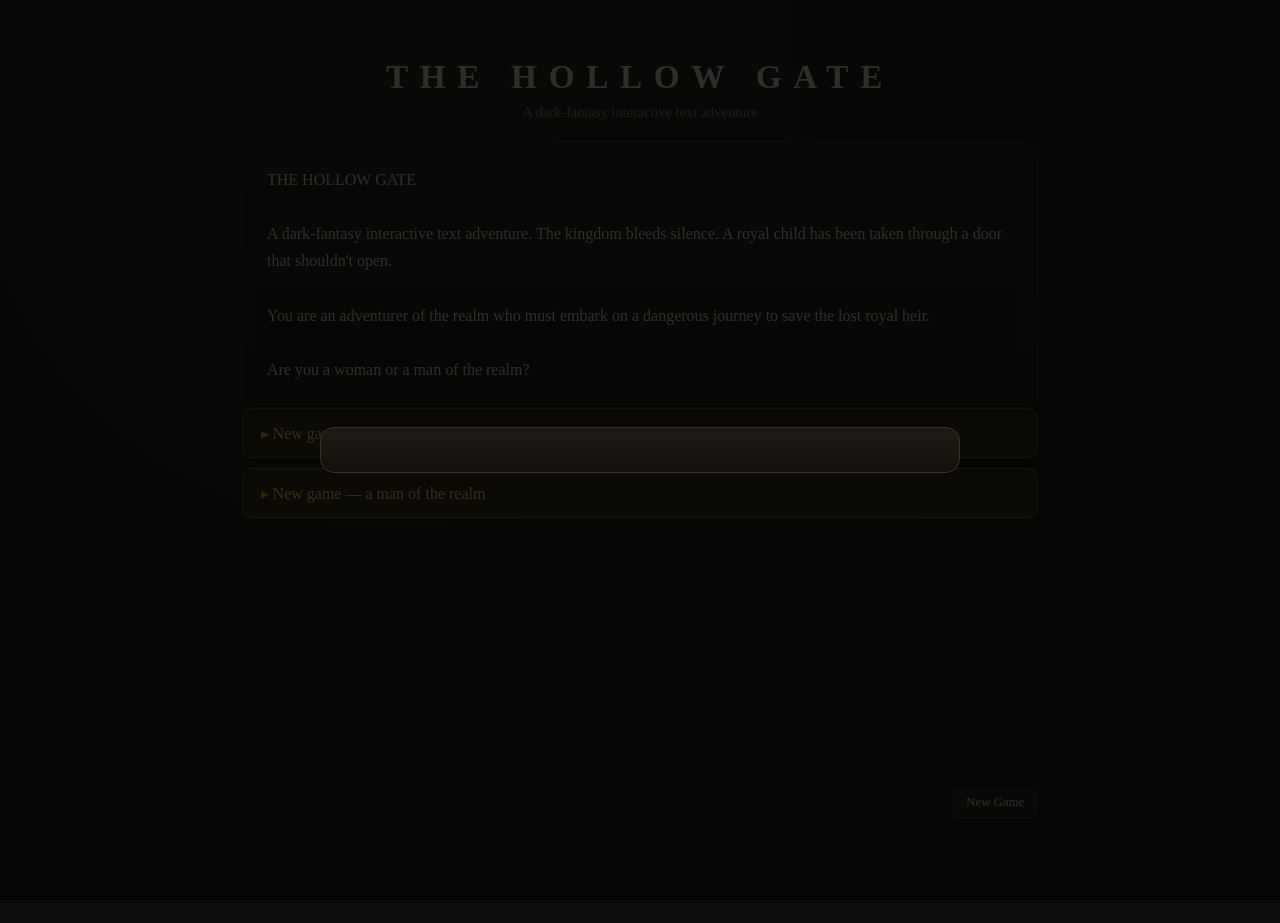
<file: docs/games/hollow-gate/index.html>
<!doctype html>
<html lang="en">
<head>
<meta charset="utf-8" />
<meta name="viewport" content="width=device-width, initial-scale=1" />
<title>The Hollow Gate</title>
<style>
  :root{
    --bg:#0e0c0b; --panel:#1a1613; --ink:#e9e3d6; --muted:#8c8576;
    --accent:#e6b334; --danger:#c64e4e; --ok:#6da87e;
  }
  *{box-sizing:border-box}
  html,body{margin:0;height:100%;background:radial-gradient(circle at 30% 10%,#241e18,var(--bg) 60%)}
  body{color:var(--ink);font-family:Georgia,Times,serif}
  #app{display:grid;grid-template-rows:auto 1fr auto;max-width:860px;margin:2.5vh auto;padding:2rem;min-height:92vh;gap:1.25rem}
  header{text-align:center}
  h1{letter-spacing:.35em;font-size:clamp(1.4rem,2.6vw,2.2rem);margin:.2rem 0}
  .chapter{color:var(--accent);letter-spacing:.25em;font-size:.85rem}
  .scene{background:linear-gradient(180deg,#1f1a15,#16120f);border:1px solid #2f2720;border-radius:14px;padding:1.5rem;line-height:1.7}
  .scene pre{white-space:pre-wrap;word-wrap:break-word;font:inherit;margin:0}
  .hud{display:flex;flex-wrap:wrap;gap:.75rem 1.25rem;font-size:.85rem;color:var(--muted)}
  .hud b{color:var(--ink)}
  .choices{display:flex;flex-direction:column;gap:.65rem}
  button{background:#201a14;color:#f6ead1;border:1px solid #3a3128;border-radius:10px;padding:.9rem 1.1rem;text-align:left;cursor:pointer;font:inherit;transition:transform .05s ease,background .2s ease}
  button:hover{background:#2a221a;border-color:#4d3f33}
  button:active{transform:translateY(1px)}
  button.primary{background:#2a2214;border-color:#6d5620;color:#ffe08a}
  button.primary::before{content:"▸ ";color:var(--accent)}
  .toolbar{display:flex;gap:.6rem;justify-content:flex-end}
  .toolbar button{padding:.5rem .8rem;font-size:.8rem;border-radius:8px}
  footer{text-align:center;color:#5c564a;font-size:.75rem;margin-top:.5rem}
  .toast{background:#0f0d0b;border:1px solid #3a2f1e;color:#f3dc8d;padding:.6rem .9rem;border-radius:8px;margin:.4rem 0;font-size:.85rem}
  .hidden{display:none}
  /* combat + skill-check feedback */
  .roll{background:#120f0c;border:1px solid #4d3f33;color:#e6b334;padding:.5rem .8rem;border-radius:8px;margin:.4rem 0;font-size:.85rem;text-align:center;letter-spacing:.04em}
  .roll.pass{border-color:#3f5c47;color:#9fd6b0}
  .roll.fail{border-color:#5c3a3a;color:#e59a9a}
  .foe{display:flex;justify-content:space-between;gap:1rem;font-size:.9rem;margin:.2rem 0 .6rem}
  .bar{height:8px;border-radius:6px;background:#2a221a;overflow:hidden;flex:1;align-self:center;max-width:180px}
  .bar>span{display:block;height:100%;background:linear-gradient(90deg,#c64e4e,#e6b334)}
  /* overlay panels */
  .overlay{position:fixed;inset:0;background:rgba(6,5,4,.82);display:flex;align-items:center;justify-content:center;padding:1.2rem;z-index:20}
  .sheet{background:linear-gradient(180deg,#1f1a15,#14100d);border:1px solid #3a3128;border-radius:14px;max-width:640px;width:100%;max-height:86vh;overflow:auto;padding:1.4rem 1.5rem}
  .sheet h2{color:var(--accent);letter-spacing:.18em;font-size:1rem;margin:.2rem 0 1rem;text-transform:uppercase}
  .sheet .row{border-bottom:1px solid #2a2219;padding:.6rem 0}
  .sheet .row b{color:var(--ink)}
  .sheet .muted{color:var(--muted);font-size:.85rem}
  .sheet .locked{color:#5c564a;font-style:italic}
  .closeX{float:right;padding:.3rem .7rem;font-size:.85rem}
  @media (max-width: 540px){
    #app{padding:1rem}
    .scene{padding:1rem}
  }
</style>
</head>
<body>
<div id="app">
  <header>
    <div class="chapter" id="chapter">LOADING</div>
    <h1>THE HOLLOW GATE</h1>
    <div style="color:var(--muted);font-size:0.9rem;margin-top:0.5rem;">A dark-fantasy interactive text adventure</div>
  </header>
  <main>
    <div class="scene" id="scene"><pre id="story">Loading…</pre></div>
    <div class="hud" id="hud"></div>
    <div class="toast hidden" id="toast"></div>
    <div class="choices" id="choices"></div>
  </main>
  <footer>
    <div class="toolbar" id="toolbar">
      <button id="btn-inv" class="hidden" onclick="openPanel('inv')">Pack</button>
      <button id="btn-map" class="hidden" onclick="openPanel('map')">Map</button>
      <button id="btn-codex" class="hidden" onclick="openPanel('codex')">Codex</button>
      <button onclick="resetToMenu()">New Game</button>
    </div>
  </footer>
</div>
<div id="overlay" class="overlay hidden" onclick="if(event.target===this)closePanel()"><div class="sheet" id="sheet"></div></div>
<script src="./story-data.js"></script>
<script>
const COMPANION_NAMES = {"ash": "Ash", "vale": "Ser Vale", "moth": "Moth", "rook": "Rook", "hedge_witch": "Hedge Witch", "lumen": "Lumen, the Lantern-child", "gloam": "Gloam, the Mirror-Knight"};
const ITEM_LABELS = {"castle_talisman": "Castle Talisman", "poultice": "Poultice", "rook_note": "Rook Note", "seeing_draught": "Seeing Draught", "shadow_blade": "Shadow Blade", "signet_ring": "Signet Ring", "supplies": "Supplies", "sword": "Sword", "tunnel_map": "Tunnel Map", "village_map": "Village Map", "warding_draught": "Warding Draught", "wardstone": "Wardstone",
  "gate_key":"Gate Key","mirror_shard":"Mirror Shard","ash_lantern":"Ash Lantern","true_name":"A True Name","underland_map":"Underland Map","knife":"Knife",
  "rope":"Rope","ribbon":"A Faded Ribbon"};
// Optional flavor for the Pack panel; falls back to the label if absent.
const ITEM_DESC = {
  sword:"Honest steel. +1 in a fight.", knife:"Quick and quiet.", poultice:"Heals a wound. Restores some HP.",
  castle_talisman:"A sigil of the old house. Doors remember it.", signet_ring:"Proof of who you are — or a target.",
  seeing_draught:"Drink to see what hides.", warding_draught:"Turns one blow aside.", wardstone:"Cold to the touch near the dark.",
  shadow_blade:"It drinks light. It costs something.", tunnel_map:"Every way under the city.", village_map:"The back roads home.",
  supplies:"Food, rope, flint — the boring things that keep you alive.", rook_note:"A raven's scrawl you can almost read.",
  gate_key:"It has no lock on this side.", mirror_shard:"You are older in it.", ash_lantern:"Burns grey. Shows the true path in the Underland.",
  true_name:"Say it once. Mean it.", underland_map:"A map that argues with you.",
  rope:"Long, strong, and never quite long enough.", ribbon:"It belonged to someone. You mean to give it back."
};
// Regions light up in the Map panel as their flag is set. Act II = the Underland.
const REGIONS = [
  {flag:"region_courtyard", name:"The Courtyard", note:"Where the King grieves."},
  {flag:"region_road",      name:"The Caravan Road", note:"Dust, strangers, first blood."},
  {flag:"region_wood",      name:"The Witch's Wood", note:"Old magic, older debts."},
  {flag:"region_tower",     name:"The Wizard's Tower", note:"Books that read you back."},
  {flag:"region_lostcity",  name:"The Lost City", note:"Stone that remembers a name."},
  {flag:"region_gate",      name:"The Hollow Gate", note:"The door that shouldn't open."},
  {flag:"region_threshold", name:"◈ The Threshold", note:"The far side. The world inverts."},
  {flag:"region_march",     name:"◈ The Ashen March", note:"A dead mirror of the road."},
  {flag:"region_court",     name:"◈ The Drowned Court", note:"A false king on a rotted throne."},
  {flag:"region_uwood",     name:"◈ The Unmaking Wood", note:"Trees that forget they were trees."},
  {flag:"region_sunk",      name:"◈ The Sunk City", note:"Where the Keeper began."},
  {flag:"region_dark",      name:"◈ The Long Dark", note:"Down, and down."},
  {flag:"region_throne",    name:"◈ The Hollow Throne", note:"The end of the door."},
];

let CODEX = {}; // loaded from codex.json: { id: {title, flag, text} }

const SAVE_KEY = "hollow_gate_save_v2";
const DEFAULT_MAX_HP = 10;

let state = newState();
let routes = {};
let scenes = {};

function newState(){
  return {
    route: null, charKey: null, charName: null, gender: null,
    hp: DEFAULT_MAX_HP, max_hp: DEFAULT_MAX_HP,
    trust: 50, fear: 0, gold: 0,
    pack: [], companions: [], relationships: {}, journal: [],
    flags: {}, here: "gender", sceneCount: 0,
  };
}

function saveGame(){
  if(state.here === "gender" || state.here === "select") return;
  try { localStorage.setItem(SAVE_KEY, JSON.stringify(state)); } catch(_) {}
}
function loadGame(){
  try {
    const raw = localStorage.getItem(SAVE_KEY);
    if(!raw) return null;
    const s = JSON.parse(raw);
    return s && s.charName ? s : null;
  } catch(_) { return null; }
}
function clearSave(){ try { localStorage.removeItem(SAVE_KEY); } catch(_) {} }

function slugifyName(n){
  return n.toLowerCase().replace(/[^a-z0-9]+/g, "_");
}

function toast(msg){
  const t = document.getElementById("toast");
  t.textContent = msg;
  t.classList.remove("hidden");
  setTimeout(()=>t.classList.add("hidden"), 1800);
}

async function fetchJSON(path){
  // Baked-in data first: fetch() on Tauri's custom protocol is broken on
  // macOS 26 WebKit, so packaged builds must never hit the network path.
  const key = path.replace(/^\.\//, "");
  if(window.__STORY_DATA__ && key in window.__STORY_DATA__) return window.__STORY_DATA__[key];
  const res = await fetch(path, {cache: "no-store"});
  if(!res.ok) throw new Error(`HTTP ${res.status} fetching ${path}`);
  const text = await res.text();
  try { return JSON.parse(text); }
  catch(e){ throw new Error(`Parse error in ${path}: ${e.message} | head: ${text.slice(0,80)}`); }
}

async function loadData(){
  const r = await fetchJSON("./routes.json");
  routes = r;
  try { state._companionNames = await fetchJSON("./companions.json"); } catch(e) { state._companionNames = {}; }
  try { CODEX = await fetchJSON("./codex.json"); } catch(e) { CODEX = {}; }
  const files = await fetchJSON("./story/index.json");
  const entries = Array.isArray(files) ? files : (files.chapters || []);
  for(const item of entries){
    const path = "./story/" + (typeof item === "string" ? item : item.file);
    const data = await fetchJSON(path);
    const arr = Array.isArray(data.scenes) ? data.scenes : [];
    for(const s of arr) scenes[s.id] = s;
  }
}

function parseEffect(raw){
  const i = raw.indexOf(":");
  if(i < 0) return [raw, "", ""];
  const k = raw.slice(0, i);
  const rest = raw.slice(i+1);
  if(k === "rel"){
    const j = rest.indexOf(":");
    if(j > 0) return [k, rest.slice(0, j), rest.slice(j+1)];
  }
  return [k, rest, ""];
}

function applyDo(doList){
  if(!doList) return;
  for(const raw of doList){
    if(!raw) continue;
    const [k, a, b] = parseEffect(raw);
    if(k === "add_item"){
      if(state.pack.length < 8 && !state.pack.includes(a)) state.pack.push(a);
    } else if(k === "rem_item"){
      state.pack = state.pack.filter(x => x !== a);
    } else if(k === "gold"){
      state.gold = Math.max(0, state.gold + Number(a));
    } else if(k === "trust"){
      state.trust = Math.max(0, Math.min(100, state.trust + Number(a)));
    } else if(k === "fear"){
      state.fear = Math.max(0, Math.min(100, state.fear + Number(a)));
    } else if(k === "hp"){
      state.hp = Math.max(0, Math.min(state.max_hp, state.hp + Number(a)));
    } else if(k === "max_hp"){
      state.max_hp = Math.max(1, state.max_hp + Number(a));
      state.hp = Math.min(state.hp, state.max_hp);
    } else if(k === "companion"){
      if(!state.companions.includes(a)) state.companions.push(a);
      if(!(a in state.relationships)) state.relationships[a] = 10;
    } else if(k === "rel"){
      const cur = state.relationships[a] || 0;
      state.relationships[a] = Math.max(0, Math.min(100, cur + Number(b)));
    } else if(k === "flag"){
      state.flags[a] = true;
    } else if(k === "journal"){
      state.journal.push(a);
      if(state.journal.length > 12) state.journal = state.journal.slice(-12);
    }
  }
}

function visible(req){
  if(!req) return true;
  if(req.startsWith("companion:")) return state.companions.includes(req.split(":")[1]);
  if(req.startsWith("gold:"))      return state.gold  >= Number(req.split(":")[1]);
  if(req.startsWith("trust:"))     return state.trust >= Number(req.split(":")[1]);
  if(req.startsWith("fear:"))      return state.fear  >= Number(req.split(":")[1]);
  if(req.startsWith("hp:"))        return state.hp    >= Number(req.split(":")[1]);
  if(req.startsWith("flag:"))      return !!state.flags[req.split(":")[1]];
  if(req.startsWith("route:"))     return state.route === req.split(":")[1];
  if(req.startsWith("rel:")){
    const [,who,n] = req.split(":");
    return (state.relationships[who] || 0) >= Number(n);
  }
  if(state.route && req.toLowerCase() === state.route.toLowerCase()) return true;
  return (state.pack || []).includes(req);
}

function updateToolbar(){
  const playing = !!state.charName && state.here !== "gender" && state.here !== "select";
  for(const id of ["btn-inv","btn-map","btn-codex"]){
    document.getElementById(id).classList.toggle("hidden", !playing);
  }
}

function showScene(){
  const sc = scenes[state.here];
  const box = document.getElementById("choices");
  box.innerHTML = "";
  updateToolbar();
  if(!sc){
    document.getElementById("story").textContent = `Missing scene: ${state.here}`;
    document.getElementById("chapter").textContent = "ERROR";
    return;
  }
  // Combat scenes take over the render once, until resolved.
  if(sc.combat && !state.flags["_won_" + sc.id]){
    startCombat(sc);
    return;
  }
  document.getElementById("chapter").textContent = sc.chapter || "";
  document.getElementById("story").textContent = fillSceneText(sc.text || "");
  let packLabel = (state.pack || []).map(it => (ITEM_LABELS[it] || it.replace(/_/g, " "))).join(", ");

  let partyParts = [];
  for(const c of state.companions){
    partyParts.push(COMPANION_NAMES[c] || c);
  }

  const relBits = state.companions
    .filter(c => (state.relationships[c] || 0) > 0)
    .map(c => `${COMPANION_NAMES[c]||c} ${state.relationships[c]||0}`)
    .join(", ");
  const journalTail = (state.journal || []).slice(-2).map(j => fillSceneText(j)).join(" · ");
  document.getElementById("hud").innerHTML = `
    <div>HP: <b>${state.hp}/${state.max_hp}</b> &nbsp; Trust: <b>${state.trust}</b> &nbsp; Fear: <b>${state.fear}</b> &nbsp; Gold: <b>${state.gold}</b></div>
    <div>Pack: <b>${packLabel || "—"}</b></div>
    ${partyParts.length ? `<div>Party: <b>${partyParts.join(", ")}</b>${relBits ? ` &nbsp; <span style="color:#8c8576">(${relBits})</span>` : ""}</div>` : ""}
    ${journalTail ? `<div style="color:#8c8576">Journal: ${journalTail}</div>` : ""}
  `;

  const avail = [];
  for(const ch of (sc.choices || [])){
    if(visible(ch.require)) avail.push(ch);
  }
  if(!avail.length){
    box.innerHTML = `<div>No options left.</div>`;
    return;
  }
  for(const ch of avail){
    const b = document.createElement("button");
    const isPrimary = /^(fight|enter|face|use)/i.test(ch.text || "");
    b.className = isPrimary ? "primary" : "";
    b.textContent = fillSceneText(ch.text);
    b.onclick = () => choose(ch);
    box.appendChild(b);
  }
  state.sceneCount++;
}

// Skill check: d20 + stat bonus vs dc. Returns {pass, roll, bonus, total, dc}.
function statBonus(stat){
  if(stat === "hp")   return Math.floor(state.hp / 2);
  if(stat === "fear") return Math.floor((100 - state.fear) / 12); // calm helps
  if(stat && stat.startsWith("rel:")) return Math.floor((state.relationships[stat.slice(4)] || 0) / 12);
  const v = Number(state[stat]) || 0;      // trust, gold, ...
  return Math.floor(v / 12);
}
function resolveCheck(chk){
  const roll = 1 + Math.floor(Math.random() * 20);
  const bonus = statBonus(chk.stat);
  const total = roll + bonus;
  const pass = (roll === 20) || (roll !== 1 && total >= (chk.dc || 10));
  return {pass, roll, bonus, total, dc: chk.dc || 10};
}
function statLabel(stat){
  if(stat === "hp") return "Vigor"; if(stat === "trust") return "Nerve";
  if(stat === "fear") return "Calm"; if(stat === "gold") return "Coin";
  if(stat && stat.startsWith("rel:")) return (COMPANION_NAMES[stat.slice(4)]||stat.slice(4)) + "'s trust";
  return stat;
}

function choose(ch){
  // Skill-check choices route to pass/fail with their own effects + feedback.
  if(ch.check){
    const c = ch.check;
    const r = resolveCheck(c);
    applyDo(ch.do);                                  // base cost of attempting
    applyDo(r.pass ? c.onPass : c.onFail);
    showRoll(`${statLabel(c.stat)} check — rolled ${r.roll}+${r.bonus} vs ${r.dc}: ${r.pass ? "SUCCESS" : "FAILURE"}`, r.pass);
    goto(r.pass ? c.pass : c.fail);
    return;
  }
  applyDo(ch.do);
  goto(ch.next);
}

// Central scene advance: handles death, paywall gate, endings, and combat scenes.
function goto(next){
  if(state.hp <= 0 && !String(next).startsWith("ending")){
    showEnding("ending_sacrifice");
    return;
  }
  if(actOf(next) > 1 && actOf(state.here) <= 1 && !isPaid()){
    showPaywall(next);
    return;
  }
  if(String(next).startsWith("ending")){
    showEnding(next);
    return;
  }
  state.here = next;
  saveGame();
  showScene();
}

function showRoll(msg, ok){
  const box = document.getElementById("toast");
  box.className = "roll " + (ok ? "pass" : "fail");
  box.textContent = (ok ? "✦ " : "✕ ") + msg;
  box.classList.remove("hidden");
  setTimeout(()=>{ box.classList.add("hidden"); box.className = "toast hidden"; }, 2600);
}

const PAY_URL = "https://buy.stripe.com/5kQ4gs7DAeizgkl6d83cc0c";
const PAY_KEY = "hollow_gate_paid_v1";
// $1.99 gate fires when the player leaves CHAPTER I (the courtyard / city gates)
// into the journey — i.e. right after the first chapter. Watertight: EVERY path out
// of act 1 is gated, computed from the scene's chapter heading (not a hand-picked few).
const ACT_ROMAN = { I:1, II:2, III:3, IV:4, V:5, VI:6 };
function actOf(sceneId){
  const c = (scenes[sceneId] || {}).chapter || "";
  const m = c.match(/^CHAPTER\s+([IVX]+)\b/);
  if(m) return ACT_ROMAN[m[1]] || 9;
  return c ? 9 : 0; // SIDE / WAVE / INTERLUDE / EPILOGUE = beyond ch1; blank = neutral
}
const MAS_FREE_BUILD = true; /* free for family inside Family Pop */ /* flipped to true by build-mas.sh when MAS_FREE=1 */

function isPaid(){
  if(MAS_FREE_BUILD) return true;
  try { return localStorage.getItem(PAY_KEY) === "true"; } catch(_) { return false; }
}
function markPaid(){
  try { localStorage.setItem(PAY_KEY, "true"); } catch(_) {}
}

function showPaywall(pendingNext){
  document.getElementById("chapter").textContent = "·  CONTINUE THE JOURNEY  ·";
  document.getElementById("hud").innerHTML = "";
  document.getElementById("story").textContent =
    "You have crossed the courtyard and reached the edge of the city. The first chapter is done.\n\nThe whole road lies ahead — the caravan, the witch's wood, the wizard's tower, the lost city, and the Hollow Gate itself. Fifteen more chapters of story, and how it ends is up to you.\n\nIf you would like to keep walking, this is where the road costs something.\n\n$1.99, once. The story unlocks forever on this machine. Every future update too.";
  const box = document.getElementById("choices");
  box.innerHTML = "";

  const pay = document.createElement("a");
  pay.href = PAY_URL;
  pay.target = "_blank";
  pay.rel = "noopener noreferrer";
  pay.className = "primary";
  pay.style.cssText = "display:block; text-decoration:none;";
  pay.textContent = "Pay $1.99 →  (opens your browser)";
  box.appendChild(pay);

  const unlock = document.createElement("button");
  unlock.className = "primary";
  unlock.textContent = "I've paid — unlock the rest";
  unlock.onclick = () => { markPaid(); state.here = pendingNext; saveGame(); showScene(); };
  box.appendChild(unlock);

  const back = document.createElement("button");
  back.textContent = "Not yet — go back";
  back.onclick = () => showScene();
  box.appendChild(back);

  const fallback = document.createElement("div");
  fallback.style.cssText = "color:#5c564a; font-size:.72rem; margin-top:.6rem; word-break:break-all; text-align:center;";
  fallback.textContent = "If the button didn't open a browser: " + PAY_URL;
  box.appendChild(fallback);
}

const RESCUED_INFO = {
  rescued_elara:   {name:"Elara",           pronoun:"she", possessive:"her"},
  rescued_cassian: {name:"Prince Cassian",  pronoun:"he",  possessive:"his"},
  rescued_vale:    {name:"Ser Vale",        pronoun:"he",  possessive:"his"},
  rescued_moth:    {name:"Moth",            pronoun:"she", possessive:"her"},
  rescued_rook:    {name:"Rook",            pronoun:"he",  possessive:"his"},
  rescued_hedge:   {name:"the Hedge Witch", pronoun:"she", possessive:"her"},
};

function getRescued(){
  for(const flag of Object.keys(RESCUED_INFO)){
    if(state.flags && state.flags[flag]) return RESCUED_INFO[flag];
  }
  return null;
}

const ENDING_TEMPLATES = {
  ending_fight:
"You won by steel.\nThe Keeper falls — a heap of old cloth and older bone. The dark in this place fades to ordinary night.\n\n{name} stands over the body, blinking, alive. {pronoun_cap} kneels by you while you're still breathing hard, and says nothing for a long minute.\nOn the long road home, {pronoun} rides three paces from your saddle. By the time you see the castle gate, {possessive} hand is on your back, and you have stopped pretending you don't notice.",
  ending_talk:
"You won with words.\nThe Keeper, ancient and weary, lets {name} go without a fight. You ride home together under a sky that has not been kind to either of you.\n\nThree nights into the journey, by the campfire, {pronoun} confesses {pronoun} doesn't want to go back to {possessive} old life. {Pronoun_cap} wants to ride out again. With you.\nYou don't argue. You stoke the fire and pass {possessive} the wineskin.",
  ending_clever:
"You won with a trick the old stories never predicted.\nThe Keeper is still in there, somewhere, scratching at the door of the place you locked it.\n\n{name} laughs all the way out of the dark. Laughs again on the long ride home. Laughs the night {pronoun} kisses you, when the campfire is dying and you both should be asleep.\nThe kingdom thinks you're a hero. {Pronoun_cap} knows you're better than that.",
  ending_sacrifice:
"You chose the hardest road.\nYou stayed in the dark so {name} could leave. {Pronoun_cap} fought you for it. {Pronoun_cap} lost.\n\nYou can hear {possessive} voice for a long time, even after the gate closes. Years later, somewhere far from here, {pronoun} will spend the rest of {possessive} life looking for you.\nThat, too, is a kind of love. The hardest kind.",
  ending_seal:
"BEYOND THE GATE · THE SEAL\nYou found the door's true name in the Sunk City and spoke it at the Hollow Throne. The Gate does not slam — it simply forgets it was ever open. The Underland folds shut like an eye.\n\nYou come back thinner, greyer, older in the eyes. {name} is waiting on the far side where you left {possessive} light burning. The realm will never know what it cost. {Pronoun_cap} does. {Pronoun_cap} never lets go of your hand again.",
  ending_bargain:
"BEYOND THE GATE · THE BARGAIN\nYou did not kill the Keeper. You made a deal with it — the oldest kind, the kind that has interest.\n\nThe door stays. But it answers to you now, a little, the way a dog answers a stranger who once fed it. {name} walks out of the dark beside you, whole. Some nights you wake and feel the Underland tug at the promise you made. You do not tell {missing_obj}. Not yet.",
  ending_keeper:
"BEYOND THE GATE · THE HOLLOW CROWN\nSomeone always keeps the Gate. You understood that at the throne, and you did the thing no hero is supposed to do: you sat down.\n\nYou send {name} home with the others. {Pronoun_cap} begs you not to. You smile with a mouth that is already becoming a door. In a hundred years someone brave and grieving will come through, and you will have forgotten your own name, and you will only remember to be gentle. You hope. You hope.",
  ending_homecoming:
"BEYOND THE GATE · WHAT COMES BACK\nYou refused every clean ending. You reached back into the dark and dragged out everyone the Gate ever swallowed — {name}, the lost, the drowned, the forgotten — and you brought them ALL home.\n\nThe realm cannot hold so much returning. It changes. You change it. {name} stands in a sunrise that shouldn't be possible, surrounded by the found, and looks at you like you are the impossible thing. Maybe you are.",
};

function fillTemplate(tmpl, r){
  if(!r) return tmpl.replace(/\{[a-z_]+\}/gi, "").replace(/\s+\n/g, "\n");
  const cap = s => s[0].toUpperCase() + s.slice(1);
  return tmpl
    .replaceAll("{name}",            r.name)
    .replaceAll("{pronoun}",         r.pronoun)
    .replaceAll("{pronoun_cap}",     cap(r.pronoun))
    .replaceAll("{possessive}",      r.possessive)
    .replaceAll("{possessive_cap}",  cap(r.possessive));
}

function showEnding(id){
  clearSave();
  const r = getRescued();
  const base = fillTemplate(ENDING_TEMPLATES[id] || "The story ends here... for now.", r);
  document.getElementById("chapter").textContent = "THE END";
  const packStr = (state.pack || []).map(it => ITEM_LABELS[it] || it.replace(/_/g," ")).join(", ") || "none";
  const partyStr = (state.companions || []).map(c => COMPANION_NAMES[c] || c).join(", ") || "none";
  const who = state.charName ? `\n\n— ${state.charName} —` : "";
  document.getElementById("story").textContent =
    base + who +
    `\n\nTrust ${state.trust}   Fear ${state.fear}   Gold ${state.gold}` +
    `\nPack: ${packStr}` +
    `\nParty: ${partyStr}`;
  document.getElementById("hud").innerHTML = "";
  const box = document.getElementById("choices");
  box.innerHTML = "<button class='primary' onclick='resetToMenu()'>Play again</button>";
}

// Women first — display order is array order.
const CHARACTERS = [
  {key:"lyra",   name:"Lyra Cassine",     gender:"f", route:"Castellan",
   blurb:"castle-born; sword, signet, and her father's enemies"},
  {key:"wren",   name:"Wren Hollowfield", gender:"f", route:"Hedgeborn",
   blurb:"of the marsh and the back roads; poultice, knife, patience"},
  {key:"aldric", name:"Aldric Sterling",  gender:"m", route:"Castellan",
   blurb:"castle-born; sword, signet, and a name to lose"},
  {key:"kael",   name:"Kael Briarpath",   gender:"m", route:"Hedgeborn",
   blurb:"of the marsh and the back roads; knife and quiet ways"},
];

function pickCharacter(charKey){
  const ch = CHARACTERS.find(x => x.key === charKey);
  const r = routes[ch.route];
  state = Object.assign(newState(), {
    route: ch.route,
    charKey: ch.key,
    charName: ch.name,
    gender: ch.gender,
    trust: Number(r.trust) || 50,
    fear: Number(r.fear) || 0,
    gold: Number(r.gold) || 0,
    pack: (r.pack || []).slice(),
    flags: { ["gender_" + ch.gender]: true },
    here: "intro",
  });
  toast(`You ride as ${ch.name}.`);
  saveGame();
  showScene();
}

function continueSavedGame(){
  const s = loadGame();
  if(!s) return;
  state = Object.assign(newState(), s);
  if(scenes[state.here]) showScene();
  else { state.here = "intro"; showScene(); }
}

const MISSING_INFO = {
  f: {name:"Prince Cassian",  short:"prince",   short_cap:"Prince",   title:"the King's son",      title_cap:"The King's son",      child:"son",      pronoun:"he",  pron_cap:"He",  poss:"his", poss_cap:"His",  obj:"him"},
  m: {name:"Princess Elara",  short:"princess", short_cap:"Princess", title:"the King's daughter", title_cap:"The King's daughter", child:"daughter", pronoun:"she", pron_cap:"She", poss:"her", poss_cap:"Her",  obj:"her"},
};
const OTHER_INFO = {
  f: {name:"Princess Elara",  short:"princess", short_cap:"Princess", title:"the princess", initial:"E", sibling:"sister",  sibling_cap:"Sister",  pronoun:"she", pron_cap:"She", poss:"her", poss_cap:"Her", obj:"her"},
  m: {name:"Prince Cassian",  short:"prince",   short_cap:"Prince",   title:"the prince",   initial:"C", sibling:"brother", sibling_cap:"Brother", pronoun:"he",  pron_cap:"He",  poss:"his", poss_cap:"His", obj:"him"},
};

function fillSceneText(text){
  if(!text) return "";
  const m = MISSING_INFO[state.gender];
  const o = OTHER_INFO[state.gender];
  if(!m) return text;
  return text
    .replaceAll("{missing_name}",      m.name)
    .replaceAll("{missing_short}",     m.short)
    .replaceAll("{missing_short_cap}", m.short_cap)
    .replaceAll("{missing_title}",     m.title)
    .replaceAll("{missing_title_cap}", m.title_cap)
    .replaceAll("{missing_child}",     m.child)
    .replaceAll("{missing_pron}",      m.pronoun)
    .replaceAll("{missing_pron_cap}",  m.pron_cap)
    .replaceAll("{missing_poss}",      m.poss)
    .replaceAll("{missing_poss_cap}",  m.poss_cap)
    .replaceAll("{missing_obj}",       m.obj)
    .replaceAll("{other_name}",        o.name)
    .replaceAll("{other_short}",       o.short)
    .replaceAll("{other_short_cap}",   o.short_cap)
    .replaceAll("{other_title}",       o.title)
    .replaceAll("{other_initial}",     o.initial)
    .replaceAll("{other_sibling}",     o.sibling)
    .replaceAll("{other_sibling_cap}", o.sibling_cap)
    .replaceAll("{other_pron}",        o.pronoun)
    .replaceAll("{other_pron_cap}",    o.pron_cap)
    .replaceAll("{other_poss}",        o.poss)
    .replaceAll("{other_poss_cap}",    o.poss_cap)
    .replaceAll("{other_obj}",         o.obj);
}

function showGenderPick(){
  document.getElementById("chapter").textContent = "";
  document.getElementById("hud").innerHTML = "";
  document.getElementById("story").textContent =
    "THE HOLLOW GATE\n\nA dark-fantasy interactive text adventure. The kingdom bleeds silence. A royal child has been taken through a door that shouldn't open.\n\nYou are an adventurer of the realm who must embark on a dangerous journey to save the lost royal heir.\n\nAre you a woman or a man of the realm?";
  const box = document.getElementById("choices");
  box.innerHTML = "";
  const saved = loadGame();
  if(saved && saved.charName){
    const cont = document.createElement("button");
    cont.className = "primary";
    cont.textContent = `Continue — ${saved.charName} (${saved.here || "in progress"})`;
    cont.onclick = continueSavedGame;
    box.appendChild(cont);
  }
  const opts = [
    {key:"f", label:"New game — a woman of the realm"},
    {key:"m", label:"New game — a man of the realm"},
  ];
  for(const o of opts){
    const b = document.createElement("button");
    b.className = "primary";
    b.textContent = o.label;
    b.onclick = () => { clearSave(); state.gender = o.key; showCharacterPick(); };
    box.appendChild(b);
  }
  state.here = "gender";
}

function showCharacterPick(){
  document.getElementById("chapter").textContent = "";
  document.getElementById("hud").innerHTML = "";
  const wordY = state.gender === "f" ? "woman" : "man";
  const m = MISSING_INFO[state.gender];
  document.getElementById("story").textContent =
    `THE HOLLOW GATE\n\nA dark-fantasy interactive text adventure. The kingdom bleeds silence. A royal child has been taken through a door that shouldn't open.\n\nYou are an adventurer of the realm who must embark on a dangerous journey to save the lost royal heir.\n\nAs ${wordY} of the realm, which character will you be?\n\nChoose your role:`;
  const box = document.getElementById("choices");
  box.innerHTML = "";
  for(const ch of CHARACTERS.filter(c => c.gender === state.gender)){
    const b = document.createElement("button");
    b.className = "primary";
    b.textContent = `${ch.name} — ${ch.blurb}`;
    b.onclick = () => pickCharacter(ch.key);
    box.appendChild(b);
  }
  const back = document.createElement("button");
  back.textContent = "← Back";
  back.onclick = () => showGenderPick();
  box.appendChild(back);
  state.here = "select";
}

function resetToMenu(){
  state = newState();
  showGenderPick();
}

/* ---------- Light combat ---------- */
let combat = null;
function weaponBonus(){
  let b = 0;
  if(state.pack.includes("sword")) b += 2;
  if(state.pack.includes("shadow_blade")) b += 3;
  else if(state.pack.includes("knife")) b += 1;
  return b;
}
function startCombat(sc){
  const c = sc.combat;
  combat = {sceneId: sc.id, enemy: c.enemy || "the foe", ehp: c.ehp || 8, emax: c.ehp || 8,
            edmg: c.edmg || 3, win: c.win, lose: c.lose || "ending_sacrifice",
            flee: c.flee || null, guarding: false, chapter: sc.chapter || "",
            intro: fillSceneText(sc.text || `${c.enemy} bars your way.`)};
  renderCombat(combat.intro);
}
function renderCombat(line){
  document.getElementById("chapter").textContent = combat.chapter || "· BATTLE ·";
  document.getElementById("story").textContent = line;
  const pct = Math.max(0, Math.round(100 * combat.ehp / combat.emax));
  document.getElementById("hud").innerHTML =
    `<div class="foe"><b>${combat.enemy}</b><div class="bar"><span style="width:${pct}%"></span></div><span>${combat.ehp}/${combat.emax}</span></div>`+
    `<div>Your HP: <b>${state.hp}/${state.max_hp}</b> &nbsp; Nerve: <b>${state.trust}</b></div>`;
  const box = document.getElementById("choices");
  box.innerHTML = "";
  const add = (label, fn, primary) => { const b=document.createElement("button"); if(primary)b.className="primary"; b.textContent=label; b.onclick=fn; box.appendChild(b); };
  add("Strike", ()=>combatRound("strike"), true);
  add("Guard (halve next blow)", ()=>combatRound("guard"));
  if(state.pack.includes("poultice")) add("Use Poultice (heal)", ()=>combatRound("heal"));
  if(state.pack.includes("warding_draught")) add("Use Warding Draught (block a blow)", ()=>combatRound("ward"));
  if(combat.flee) add("Flee", ()=>combatRound("flee"));
}
function combatRound(action){
  let log = "";
  if(action === "flee"){ const f = combat.flee; combat = null; goto(f); return; }
  if(action === "strike"){
    const dmg = 2 + weaponBonus() + Math.floor(Math.random()*3);
    combat.ehp = Math.max(0, combat.ehp - dmg);
    log += `You strike for ${dmg}. `;
  } else if(action === "guard"){
    combat.guarding = true; log += "You set your guard. ";
  } else if(action === "heal"){
    state.pack = state.pack.filter(x=>x!=="poultice");
    const h = 4 + Math.floor(Math.random()*3);
    state.hp = Math.min(state.max_hp, state.hp + h);
    log += `The poultice knits ${h} HP. `;
  } else if(action === "ward"){
    state.pack = state.pack.filter(x=>x!=="warding_draught");
    combat.warded = true; log += "The draught wraps you in cold light. ";
  }
  if(combat.ehp <= 0){
    state.flags["_won_" + combat.sceneId] = true;
    const win = combat.win; combat = null;
    showRoll(`You have felled the enemy!`, true);
    saveGame(); goto(win); return;
  }
  // enemy turn
  let ed = combat.edmg + Math.floor(Math.random()*3) - 1;
  if(combat.warded){ ed = 0; combat.warded = false; log += "The ward turns the blow aside. "; }
  else if(combat.guarding){ ed = Math.ceil(ed/2); combat.guarding = false; }
  ed = Math.max(0, ed);
  state.hp = Math.max(0, state.hp - ed);
  if(ed) log += `${combat.enemy} hits you for ${ed}.`;
  if(state.hp <= 0){
    const lose = combat.lose; combat = null;
    showRoll("You fall.", false);
    goto(lose); return;
  }
  saveGame();
  renderCombat(log.trim());
}

/* ---------- Inventory / Map / Codex panels ---------- */
function openPanel(kind){
  const sheet = document.getElementById("sheet");
  let h = `<button class="closeX" onclick="closePanel()">✕ Close</button>`;
  if(kind === "inv") h += renderInventory();
  else if(kind === "map") h += renderMap();
  else if(kind === "codex") h += renderCodex();
  sheet.innerHTML = h;
  document.getElementById("overlay").classList.remove("hidden");
}
function closePanel(){ document.getElementById("overlay").classList.add("hidden"); }
function renderInventory(){
  let h = `<h2>Your Pack</h2>`;
  h += `<div class="row muted">HP ${state.hp}/${state.max_hp} · Nerve ${state.trust} · Fear ${state.fear} · Gold ${state.gold}</div>`;
  if(!state.pack.length) h += `<div class="row muted">Your pack is empty.</div>`;
  for(const it of state.pack){
    h += `<div class="row"><b>${ITEM_LABELS[it] || it.replace(/_/g," ")}</b><div class="muted">${ITEM_DESC[it] || ""}</div></div>`;
  }
  if(state.companions.length){
    h += `<h2 style="margin-top:1.2rem">Party</h2>`;
    for(const c of state.companions){
      const rel = state.relationships[c] || 0;
      const bond = rel>=60?"devoted":rel>=35?"warming":rel>=15?"wary":"distant";
      h += `<div class="row"><b>${COMPANION_NAMES[c]||c}</b> <span class="muted">— ${bond} (${rel})</span></div>`;
    }
  }
  return h;
}
function renderMap(){
  let h = `<h2>The Realm & The Underland</h2>`;
  let any=false;
  for(const r of REGIONS){
    const lit = !!state.flags[r.flag];
    if(lit) any=true;
    h += lit
      ? `<div class="row"><b>${r.name}</b><div class="muted">${r.note}</div></div>`
      : `<div class="row locked">??? — not yet walked</div>`;
  }
  if(!any) h += `<div class="row muted">Your journey has not yet been mapped.</div>`;
  return h;
}
function renderCodex(){
  let h = `<h2>Codex — Lore of the Gate</h2>`;
  const entries = Object.values(CODEX || {});
  if(!entries.length) return h + `<div class="row muted">No lore recorded yet.</div>`;
  let unlocked=0;
  for(const e of entries){
    if(state.flags[e.flag]){ unlocked++;
      h += `<div class="row"><b>${e.title}</b><div class="muted">${fillSceneText(e.text)}</div></div>`;
    }
  }
  const locked = entries.length - unlocked;
  if(!unlocked) h += `<div class="row muted">You have uncovered no lore yet. Explore, and it will fill.</div>`;
  if(locked) h += `<div class="row locked">${locked} entr${locked===1?"y":"ies"} still hidden.</div>`;
  return h;
}

async function init() {
  try {
    await loadData();
    window.__debug = {routes, scenes, keys: Object.keys(scenes)};
  } catch (err) {
    document.getElementById('story').textContent = 'Failed to load story data: ' + err;
    console.error(err);
    return;
  }
  const preset = new URLSearchParams(location.search).get("screenshot");
  if(preset){ applyScreenshotPreset(preset); return; }
  showGenderPick();
}

function applyScreenshotPreset(preset){
  clearSave();
  const setupChar = (charKey, extras) => {
    const ch = CHARACTERS.find(x => x.key === charKey);
    const r = routes[ch.route];
    state = Object.assign(newState(), {
      route: ch.route, charKey: ch.key, charName: ch.name, gender: ch.gender,
      trust: 70, fear: 20, gold: 25,
      pack: (r.pack || []).slice().concat(["sword","poultice","seeing_draught","wardstone"]),
      companions: ["ash","vale"],
      relationships: {ash: 25, vale: 35},
      flags: Object.assign({ ["gender_" + ch.gender]: true }, extras && extras.flags || {}),
      journal: extras && extras.journal || ["Held Ser Vale's hand under a watch fire. He did not let go.", "Sat by the road and watched the wind move wrong."],
      here: "intro",
    });
  };
  if(preset === "title")            { showGenderPick(); }
  else if(preset === "character_f") { state.gender = "f"; showCharacterPick(); }
  else if(preset === "character_m") { state.gender = "m"; showCharacterPick(); }
  else if(preset === "intro_lyra")  { setupChar("lyra");           state.here = "intro";          showScene(); }
  else if(preset === "witch_grove") { setupChar("lyra");           state.here = "witch_grove";    showScene(); }
  else if(preset === "tower_solar") { setupChar("lyra", {flags:{saw_vale_caged:true}}); state.here = "tower_solar"; showScene(); }
  else if(preset === "camp_dream")  { setupChar("lyra", {flags:{dream_royal_1:true, dream_royal_2:true}}); state.here = "dream_royal_3"; showScene(); }
  else if(preset === "wraith")      { setupChar("lyra");           state.here = "deep_wraith_road_2"; showScene(); }
  else if(preset === "epilogue")    { setupChar("lyra", {flags:{rescued_cassian:true}}); state.here = "epilogue_clever"; showScene(); }
  else { showGenderPick(); }
}
init();
</script>
</body>
</html>
</file>
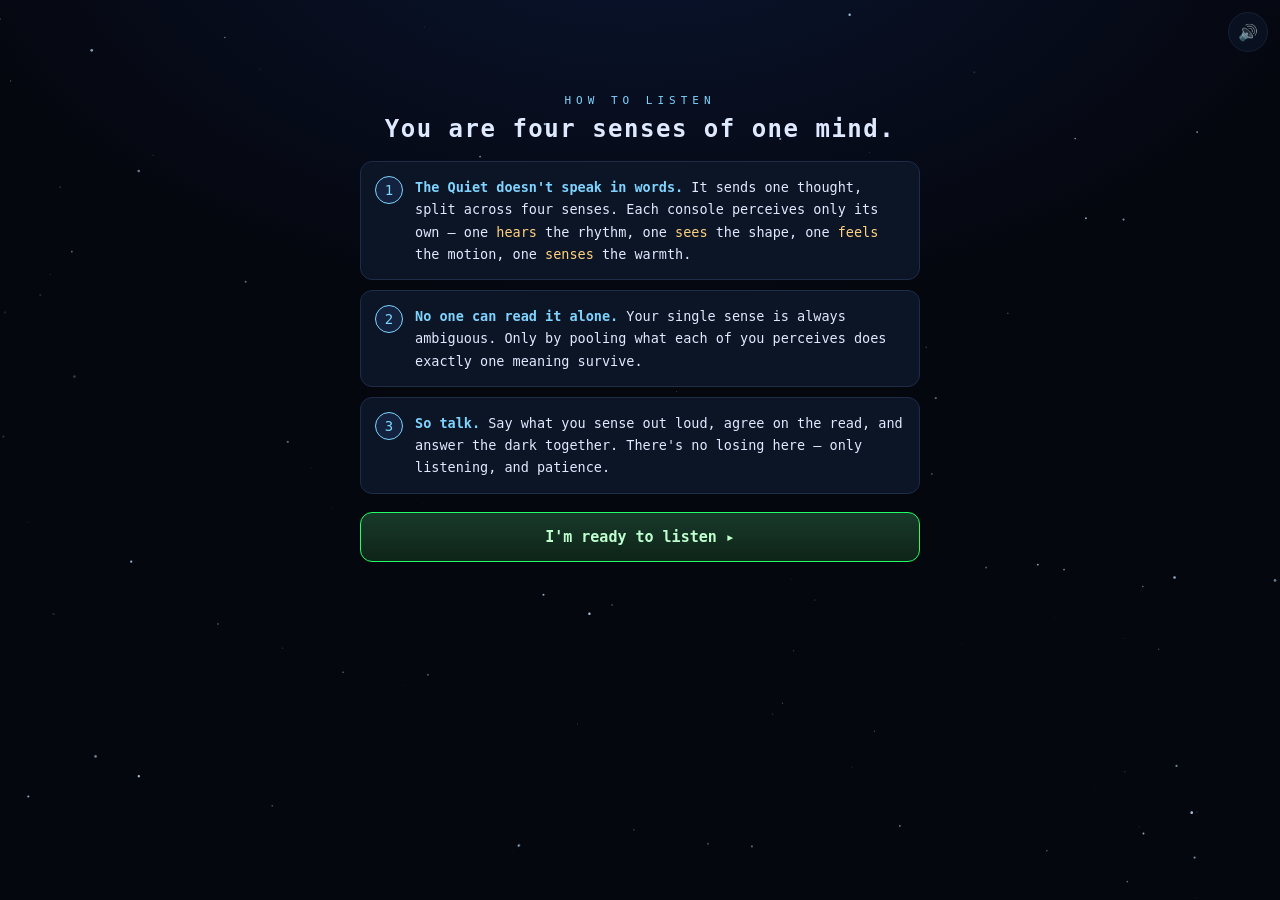
<file: docs/games/last-signal/index.html>
<!doctype html>
<html lang="en">
<head>
<meta charset="utf-8">
<meta name="viewport" content="width=device-width, initial-scale=1, viewport-fit=cover">
<title>Answering the Dark — Deepwatch</title>
<style>
  :root{ --bg:#05070f; --panel:#0c1526; --edge:#1d2c48; --ink:#dfe9ff; --dim:#7f93b8; --cyan:#7fd4ff; --gold:#ffd27f; }
  *{box-sizing:border-box} html,body{margin:0}
  body{background:radial-gradient(1200px 700px at 50% -12%,#0a1530 0,var(--bg) 60%),var(--bg);color:var(--ink);
    font-family:"SF Mono",ui-monospace,Menlo,monospace;min-height:100vh;-webkit-tap-highlight-color:transparent}
  #stars{position:fixed;inset:0;z-index:0;pointer-events:none}
  #app{max-width:1000px;margin:0 auto;padding:22px 18px 60px;position:relative;z-index:1}
  .eyebrow{color:var(--cyan);letter-spacing:5px;font-size:11px;text-align:center}
  h1{font-weight:600;letter-spacing:1.5px;text-align:center;font-size:24px;margin:8px 0}
  .quiet{color:var(--dim);font-size:13px;text-align:center;max-width:640px;margin:6px auto 16px;line-height:1.6}
  /* boot / buttons */
  .dw-boot,.dw-lobby,.dw-ending{max-width:520px;margin:8vh auto 0;text-align:center}
  .dw-in{font-family:inherit;background:#0a1428;border:1px solid var(--edge);color:var(--ink);
    border-radius:10px;padding:12px 14px;font-size:15px;width:100%;margin:8px 0;text-align:center;letter-spacing:1px}
  .dw-in.code{text-transform:uppercase;letter-spacing:4px}
  .dw-big{display:block;width:100%;font-family:inherit;background:linear-gradient(180deg,#12233f,#0c1628);
    border:1px solid var(--edge);color:var(--ink);border-radius:12px;padding:15px 16px;margin:10px 0;cursor:pointer;text-align:left}
  .dw-big:hover{border-color:var(--cyan)} .dw-big b{font-size:15px} .dw-big small{display:block;color:var(--dim);font-size:12px;margin-top:3px}
  .dw-big.go{text-align:center;background:linear-gradient(180deg,#183a2a,#0e2418);border-color:#2f6} .dw-big.go b{color:#bfffcf}
  .dw-big.narrow{width:auto;margin:0}
  .dw-row{display:flex;gap:8px;align-items:stretch} .dw-row .dw-in{margin:8px 0}
  /* lobby */
  .dw-code{color:var(--gold);letter-spacing:2px;font-size:15px;margin:6px 0} .dw-code b{font-size:22px;letter-spacing:6px}
  .dw-consoles{display:grid;grid-template-columns:1fr 1fr;gap:10px;margin:12px 0}
  .dw-console{font-family:inherit;background:var(--panel);border:1px solid var(--edge);border-radius:12px;padding:12px;cursor:pointer;text-align:center}
  .dw-console b{color:var(--cyan);display:block} .dw-console span{color:var(--dim);font-size:11px;display:block;margin:4px 0} .dw-console em{color:var(--ink);font-size:12px;font-style:normal}
  .dw-console.mine{border-color:var(--gold);box-shadow:0 0 0 1px var(--gold) inset} .dw-console.mine b{color:var(--gold)}
  .dw-console.busy{opacity:.55}
  .dw-flight{color:var(--dim);font-size:13px;margin:10px 0}
  /* round */
  .dw-hdr{display:flex;justify-content:space-between;align-items:center;margin-bottom:8px}
  .dw-sig{color:var(--gold);font-size:12px;letter-spacing:1px}
  .prompt{background:linear-gradient(180deg,#0e1a30,#081020);border:1px solid var(--edge);border-radius:12px;padding:13px 16px;margin:0 0 14px;text-align:center}
  .prompt .lbl{color:var(--gold);letter-spacing:3px;font-size:11px} .prompt .msg{font-size:14px;margin-top:4px;color:#cfe0ff;line-height:1.5}
  .grid{display:grid;grid-template-columns:1fr 1fr;gap:12px} .grid.solo1{grid-template-columns:1fr;max-width:520px;margin:0 auto}
  .ch{background:var(--panel);border:1px solid var(--edge);border-radius:12px;padding:12px;min-height:200px}
  .ch-title{color:var(--cyan);font-size:12px;letter-spacing:1px;margin-bottom:8px}
  .ch-canvas{width:100%;height:140px;background:#060a14;border-radius:8px;border:1px solid #14203a}
  .ch-hint{color:var(--dim);font-size:12px;margin-top:8px;line-height:1.5}
  .pace-strip{display:flex;gap:6px;justify-content:center;padding:26px 0}
  .pdot{width:16px;height:16px;border-radius:50%;background:#1a2740;border:1px solid #263a5e}
  .pdot.on{background:var(--cyan);box-shadow:0 0 12px var(--cyan)}
  .pbtn{font-family:inherit;background:#13233f;border:1px solid var(--edge);color:var(--ink);border-radius:8px;padding:9px 12px;cursor:pointer;font-size:13px}
  .pbtn:hover{border-color:var(--cyan)}
  .read{margin-top:16px;background:var(--panel);border:1px solid var(--edge);border-radius:12px;padding:14px}
  .read.waiting{text-align:center;color:var(--dim)} .read h3{margin:0 0 4px;font-size:13px;color:var(--gold);letter-spacing:2px}
  .read .sub{color:var(--dim);font-size:12px;margin-bottom:10px}
  .reads{display:flex;flex-direction:column;gap:8px}
  .readbtn{font-family:inherit;text-align:left;line-height:1.4;background:#13233f;border:1px solid var(--edge);color:var(--ink);border-radius:8px;padding:11px 13px;cursor:pointer;font-size:13px}
  .readbtn:hover{border-color:var(--cyan)} .readbtn.good{border-color:#6de08a;background:#0e2417;color:#c9ffd8} .readbtn.bad{border-color:#e0896d;background:#241310;color:#ffd8cc}
  .verdict{margin-top:12px;text-align:center;font-size:14px;min-height:20px;line-height:1.5} .verdict.win{color:#8fffa8} .verdict.miss{color:var(--gold)}
  .qbright{color:var(--cyan)}
  .dw-score{color:var(--gold);margin:14px 0;letter-spacing:1px}
  /* compose */
  .intent-chosen{color:var(--gold);font-size:14px;text-align:center}
  .ctrl{margin:12px 0} .ctrl-lbl{color:var(--cyan);font-size:12px;margin-bottom:6px}
  .chips{display:flex;flex-wrap:wrap;gap:8px}
  .chip{font-family:inherit;background:#13233f;border:1px solid var(--edge);color:var(--ink);border-radius:20px;padding:8px 15px;cursor:pointer;font-size:13px}
  .chip:hover{border-color:var(--cyan)} .chip.on{background:#123020;border-color:#6de08a;color:#bfffcf;box-shadow:0 0 10px rgba(109,224,138,.3)}
  .harmony{color:var(--gold);letter-spacing:2px;font-size:13px;display:flex;align-items:center;gap:12px;justify-content:center;margin-bottom:12px}
  .hbar{flex:0 0 180px;height:8px;background:#13233f;border-radius:6px;overflow:hidden;border:1px solid var(--edge)}
  .hbar i{display:block;height:100%;background:linear-gradient(90deg,#7fd4ff,#8fffa8);transition:width .35s ease}
  .dw-big.dim{opacity:.5;cursor:default;border-color:var(--edge)} .dw-big.dim b{color:var(--dim)}
  /* crew + reveal */
  .crewlog{background:#0a1424;border:1px solid var(--edge);border-radius:12px;padding:12px 14px;margin-top:12px}
  .crewline{color:var(--dim);font-size:12.5px;line-height:1.7}
  .crewline{color:#9fb3d8}
  .dw-rule{border:none;border-top:1px solid var(--edge);margin:22px 0}
  .reveal-title{color:var(--gold);font-size:22px}
  .dw-flight i{color:var(--cyan);font-style:italic}
  .dw-alt{margin-top:16px} .dw-alt a{color:var(--dim);font-size:12.5px;text-decoration:none} .dw-alt a:hover{color:var(--cyan)}
  /* screen transitions + the Quiet's presence */
  .dw-round,.dw-lobby,.dw-ending{animation:fadein .5s ease}
  @keyframes fadein{from{opacity:0;transform:translateY(10px)}to{opacity:1;transform:none}}
  .presence{width:13px;height:13px;border-radius:50%;display:inline-block;vertical-align:middle;margin-right:7px;
    background:radial-gradient(circle,hsl(calc(200 - var(--warm,0)*162),90%,calc(52% + var(--warm,0)*16%)),transparent 72%);
    box-shadow:0 0 calc(6px + var(--warm,0)*16px) hsl(calc(200 - var(--warm,0)*162),92%,62%);
    transition:background .8s,box-shadow .8s}
  #mute{position:fixed;top:12px;right:12px;z-index:50;width:40px;height:40px;border-radius:50%;background:var(--panel);border:1px solid var(--edge);color:var(--ink);font-size:16px;cursor:pointer;opacity:.7}
  #mute:hover{opacity:1;border-color:var(--cyan)}
  /* first-time primer */
  .dw-primer{max-width:560px} .primer-steps{text-align:left;margin:18px 0}
  .pstep{display:flex;gap:12px;align-items:flex-start;background:var(--panel);border:1px solid var(--edge);border-radius:12px;padding:14px;margin:10px 0}
  .pstep .pnum{flex:0 0 28px;width:28px;height:28px;border-radius:50%;background:#13233f;border:1px solid var(--cyan);color:var(--cyan);display:flex;align-items:center;justify-content:center;font-size:14px}
  .pstep div{font-size:13.5px;line-height:1.65;color:var(--ink)} .pstep b{color:var(--cyan)} .pstep i{color:var(--gold);font-style:normal}
  /* mobile */
  @media(max-width:640px){
    #app{padding:14px 12px 54px}
    h1{font-size:19px} .quiet{font-size:12.5px}
    .dw-consoles,.grid{grid-template-columns:1fr}
    .ch{min-height:auto}
    .prompt .msg{font-size:13px} .readbtn,.chip{font-size:12.5px}
    .dw-big{padding:14px} .dw-big b{font-size:14px}
    .dw-hdr{flex-wrap:wrap;gap:4px} .harmony{flex-wrap:wrap} .hbar{flex:1 1 100px}
    .dw-code b{font-size:19px;letter-spacing:4px}
    #mute{top:8px;right:8px;width:36px;height:36px}
  }
</style>
</head>
<body>
<canvas id="stars"></canvas>
<div id="app"></div>
<button id="mute" title="sound on/off">🔊</button>
<script src="mc/config.js"></script>
<script src="mc/net.js"></script>
<script src="mc/pool.js"></script>
<script src="mc/sound.js"></script>
<script src="mc/stars.js"></script>
<script src="mc/pool-game.js"></script>
<script>
  MC.starfield(document.getElementById('stars'));
  MC.GAME.mount(document.getElementById('app'));
  // start the ambient bed on the first tap (autoplay policy); wire the mute toggle
  document.addEventListener('pointerdown', () => MC.SOUND && MC.SOUND.start(), { once: true });
  const mb = document.getElementById('mute');
  mb.onclick = () => { const on = MC.SOUND.toggle(); mb.textContent = on ? '🔊' : '🔈'; };
</script>
</body>
</html>
</file>
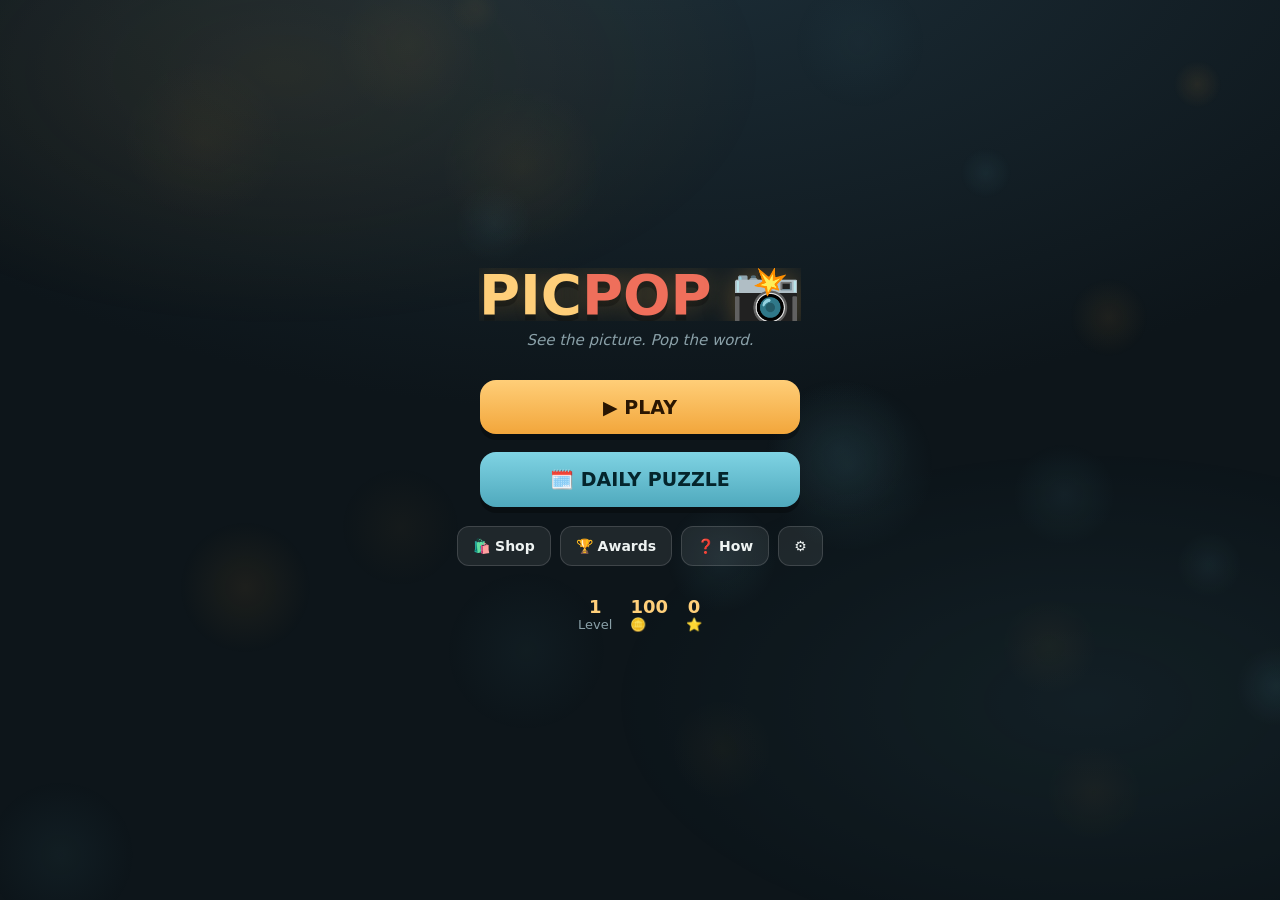
<file: docs/games/pic-pop/index.html>
<!DOCTYPE html>
<html lang="en">
<head>
<meta charset="utf-8"/>
<meta name="viewport" content="width=device-width, initial-scale=1, viewport-fit=cover"/>
<title>Pic Pop</title>
<style>
  :root{--bg1:#1d2f39;--bg2:#0d151a;--card:#fdf6e8;--ink:#2a2018;--dim:#8aa0a8;
        --amber:#f2a63b;--amber2:#ffcf7a;--coral:#ef6f5b;--good:#43b06a;--teal:#6cc4d6;--slot:#eadfc7;--txt:#eef3f2}
  body[data-theme="ember"]{--bg1:#3a2216;--bg2:#150a06}
  body[data-theme="grape"]{--bg1:#2a1838;--bg2:#110a1c}
  body[data-theme="forest"]{--bg1:#163021;--bg2:#08150d}
  body[data-theme="rose"]{--bg1:#3a1626;--bg2:#16070d}
  body[data-theme="slate"]{--bg1:#262b31;--bg2:#0c0e11}
  *{box-sizing:border-box;-webkit-tap-highlight-color:transparent}
  html,body{margin:0;height:100%}
  body{background:var(--bg2);color:var(--txt);font-family:'Trebuchet MS','Segoe UI',system-ui,sans-serif;min-height:100%;user-select:none;overflow-x:hidden}
  #bg{position:fixed;inset:0;z-index:-3;background:radial-gradient(120% 90% at 50% -10%,var(--bg1),var(--bg2) 62%);transition:background .6s}
  #bok{position:fixed;inset:0;z-index:-2;pointer-events:none}
  #glow{position:fixed;inset:-20%;z-index:-1;pointer-events:none;opacity:.45;
        background:radial-gradient(40% 30% at 30% 20%,rgba(242,166,59,.18),transparent 70%),radial-gradient(40% 30% at 75% 70%,rgba(108,196,214,.14),transparent 70%);
        animation:drift 18s ease-in-out infinite alternate}
  @keyframes drift{0%{transform:translate(-3%,-2%) scale(1)}100%{transform:translate(4%,3%) scale(1.1)}}
  #fx{position:fixed;inset:0;pointer-events:none;z-index:40}
  .screen{display:none;flex-direction:column;align-items:center;min-height:100vh}
  .screen.on{display:flex;animation:sfade .4s cubic-bezier(.2,.8,.3,1)}@keyframes sfade{0%{opacity:0;transform:translateY(14px) scale(.99)}100%{opacity:1;transform:none}}
  body.shake{animation:bshake .4s}@keyframes bshake{0%,100%{transform:translate(0,0)}25%{transform:translate(-7px,2px)}50%{transform:translate(6px,-2px)}75%{transform:translate(-4px,1px)}}
  .logo{font-weight:900;font-size:56px;line-height:.95;text-align:center;color:var(--amber2);text-shadow:0 6px 0 rgba(0,0,0,.25),0 0 30px rgba(242,166,59,.35);position:relative;overflow:hidden}
  .logo b{color:var(--coral)}.logo .pin{display:inline-block;animation:bob 2.4s ease-in-out infinite}
  @keyframes bob{0%,100%{transform:translateY(0) rotate(-4deg)}50%{transform:translateY(-8px) rotate(4deg)}}
  #home{justify-content:center;gap:8px;padding:22px 20px}
  .tagline{color:var(--dim);font-size:15px;margin:2px 0 18px;text-align:center;font-style:italic}
  .bigbtn{position:relative;width:min(84vw,320px);padding:16px;border:none;border-radius:16px;font-family:inherit;font-weight:900;font-size:19px;cursor:pointer;box-shadow:0 6px 0 rgba(0,0,0,.28);transition:transform .08s,box-shadow .08s;margin:5px 0;overflow:hidden}
  .bigbtn:active{transform:translateY(4px);box-shadow:0 2px 0 rgba(0,0,0,.28)}
  .bigbtn::after{content:"";position:absolute;top:0;left:-60%;width:40%;height:100%;background:linear-gradient(100deg,transparent,rgba(255,255,255,.5),transparent);transform:skewX(-20deg);animation:sheen 4.5s ease-in-out infinite}
  @keyframes sheen{0%,60%{left:-60%}80%{left:130%}100%{left:130%}}
  .bigbtn.play{background:linear-gradient(#ffce78,#f2a63b);color:#2a1602}.bigbtn.daily{background:linear-gradient(#7fd3e3,#4fa9bd);color:#04252c}
  .minirow{display:flex;gap:9px;margin-top:6px;flex-wrap:wrap;justify-content:center}
  .minibtn{background:rgba(255,255,255,.08);border:1px solid rgba(255,255,255,.14);color:var(--txt);font-family:inherit;font-weight:bold;font-size:14px;padding:11px 15px;border-radius:12px;cursor:pointer;transition:transform .1s,background .15s}
  .minibtn:active{transform:scale(.93)}.minibtn:hover{background:rgba(255,255,255,.14)}
  .homestats{display:flex;gap:18px;margin-top:22px;color:var(--dim);font-size:13px}
  .homestats b{color:var(--amber2);font-size:18px;display:block;text-align:center}
  .htitle{width:min(96vw,480px);display:flex;align-items:center;gap:12px;padding:14px 6px 6px}
  .htitle h2{margin:0;font-size:22px;color:var(--amber2)}
  .icobtn{background:rgba(255,255,255,.08);border:1px solid rgba(255,255,255,.12);color:var(--txt);width:40px;height:40px;border-radius:12px;font-size:18px;cursor:pointer;display:flex;align-items:center;justify-content:center;transition:transform .1s}.icobtn:active{transform:scale(.9)}
  .grid{width:min(96vw,480px);display:grid;grid-template-columns:1fr 1fr;gap:12px;padding:8px 6px 30px}
  .pcard{background:#182530;border:1px solid rgba(255,255,255,.1);border-radius:16px;padding:16px 14px;cursor:pointer;transition:transform .12s,border-color .12s,box-shadow .12s}
  .pcard:active{transform:scale(.96)}.pcard:hover{border-color:var(--amber);box-shadow:0 8px 22px rgba(0,0,0,.3)}
  .pcard .ic{font-size:34px;display:inline-block;animation:idle 4s ease-in-out infinite}
  @keyframes idle{0%,100%{transform:translateY(0) rotate(0)}50%{transform:translateY(-5px) rotate(4deg)}}
  .pcard .nm{font-weight:900;margin:6px 0 8px;font-size:15px}
  .pbar{height:8px;background:#0e1a20;border-radius:5px;overflow:hidden}.pbar>i{display:block;height:100%;background:linear-gradient(90deg,var(--amber),var(--amber2));transition:width .5s}
  .pcard .pc{font-size:11px;color:var(--dim);margin-top:5px}
  .pcard.all{grid-column:1/3;background:linear-gradient(120deg,#26414f,#182530)}
  .pcard.done{border-color:var(--good)}
  .achcard{background:#182530;border:1px solid rgba(255,255,255,.1);border-radius:14px;padding:12px;display:flex;gap:11px;align-items:center;opacity:.5}
  .achcard.got{opacity:1;border-color:var(--amber);box-shadow:0 0 16px rgba(242,166,59,.2)}
  .achcard .ic{font-size:28px;filter:grayscale(1)}.achcard.got .ic{filter:none}
  .achcard .nm{font-weight:900;font-size:14px}.achcard .ds{font-size:11.5px;color:var(--dim)}
  #achGrid{grid-template-columns:1fr}
  /* SHOP */
  .shopsec{width:min(96vw,480px);color:var(--amber2);font-weight:900;font-size:14px;letter-spacing:.1em;text-transform:uppercase;margin:12px 6px 2px}
  .sgrid{width:min(96vw,480px);display:grid;grid-template-columns:1fr 1fr;gap:12px;padding:2px 6px}
  .sitem{background:#182530;border:1px solid rgba(255,255,255,.1);border-radius:16px;padding:12px;cursor:pointer;text-align:center;transition:transform .1s,border-color .12s}
  .sitem:active{transform:scale(.96)}.sitem.equipped{border-color:var(--good)}
  .swatch{height:56px;border-radius:11px;margin-bottom:8px;position:relative;overflow:hidden;display:flex;align-items:center;justify-content:center;gap:5px}
  .swatch .mini{width:22px;height:26px;border-radius:5px;font-size:14px;font-weight:900;display:flex;align-items:center;justify-content:center}
  .sitem .nm{font-weight:900;font-size:13px}.sitem .cost{font-size:12px;color:var(--dim);margin-top:2px}
  .sitem.owned .cost{color:var(--good)}
  #game{padding-bottom:24px}
  .bar{width:min(96vw,480px);display:flex;justify-content:space-between;align-items:center;padding:12px 4px 2px}
  .pill{background:rgba(255,255,255,.08);border:1px solid rgba(255,255,255,.12);border-radius:20px;padding:7px 14px;font-size:15px;font-weight:bold;color:var(--amber2)}
  .pill b.tick{animation:tick .4s;display:inline-block}@keyframes tick{50%{transform:scale(1.5)}}
  .tabs{display:flex;gap:6px;margin:8px 0 2px;background:rgba(255,255,255,.06);padding:4px;border-radius:14px}
  .tab{border:none;background:transparent;color:var(--dim);font-family:inherit;font-weight:bold;font-size:14px;padding:8px 18px;border-radius:11px;cursor:pointer;transition:.15s}.tab.on{background:var(--amber);color:#241703}
  .level{color:var(--dim);font-size:13px;margin:6px 0 4px;letter-spacing:.04em}
  .clue{background:var(--card);color:var(--ink);border-radius:22px;width:min(90vw,420px);padding:22px 18px;text-align:center;box-shadow:0 14px 34px rgba(0,0,0,.4);margin:6px 0;position:relative;overflow:hidden}
  .clue::after{content:"";position:absolute;inset:0;background:linear-gradient(160deg,rgba(255,255,255,.5),transparent 40%);pointer-events:none}
  .clue.in{animation:cluein .5s cubic-bezier(.2,.9,.3,1.2)}@keyframes cluein{0%{transform:translateY(30px) scale(.9);opacity:0}100%{transform:none;opacity:1}}
  .clue.shine::before{content:"";position:absolute;top:0;left:-60%;width:45%;height:100%;background:linear-gradient(100deg,transparent,rgba(255,255,255,.7),transparent);transform:skewX(-20deg);animation:sw .7s ease;z-index:2}
  @keyframes sw{0%{left:-60%}100%{left:140%}}
  .emojis{font-size:58px;line-height:1.15;display:flex;gap:12px;justify-content:center;align-items:center;flex-wrap:wrap;position:relative;z-index:1}
  .emojis .plus{font-size:30px;color:var(--coral);font-weight:900}
  .emojis span.pic{display:inline-block;animation:bobin .5s backwards,floaty 3.4s ease-in-out infinite}
  @keyframes bobin{0%{transform:scale(0) rotate(-20deg)}70%{transform:scale(1.2)}100%{transform:scale(1)}}
  @keyframes floaty{0%,100%{transform:translateY(0) rotate(-2deg)}50%{transform:translateY(-9px) rotate(2deg)}}
  .emojis.four{display:grid;grid-template-columns:1fr 1fr;gap:9px;font-size:44px}
  .emojis.four span.pic{width:88px;height:88px;background:#f2e7cf;border-radius:14px;display:flex;align-items:center;justify-content:center;box-shadow:inset 0 -3px 0 rgba(0,0,0,.07)}
  .clue.win .emojis span.pic{animation:celebrate .6s ease}
  @keyframes celebrate{0%{transform:scale(1)}40%{transform:scale(1.35) rotate(-10deg)}70%{transform:scale(1.15) rotate(8deg)}100%{transform:scale(1)}}
  .ptype{margin-top:10px;font-size:12.5px;color:#b98b3a;font-weight:bold;letter-spacing:.14em;text-transform:uppercase;position:relative;z-index:1}
  .cluehint{margin-top:8px;font-size:14px;color:#8a5a1e;font-style:italic;display:none;position:relative;z-index:1}.cluehint.show{display:block;animation:fade .3s}@keyframes fade{0%{opacity:0}100%{opacity:1}}
  .slots{display:flex;gap:5px;justify-content:center;flex-wrap:wrap;margin:16px 0 4px;min-height:50px}
  .slot{width:38px;height:48px;border-radius:9px;background:var(--slot);color:var(--ink);display:flex;align-items:center;justify-content:center;font-size:24px;font-weight:900;box-shadow:inset 0 -3px 0 rgba(0,0,0,.08);border:2px solid transparent;transition:transform .1s,background .2s}
  .slot.empty{background:rgba(255,255,255,.07);box-shadow:inset 0 0 0 2px rgba(255,255,255,.12)}
  .slot.space{background:transparent;box-shadow:none;width:12px;pointer-events:none}
  .slot.fill{animation:sfill .28s cubic-bezier(.2,1.4,.4,1)}@keyframes sfill{0%{transform:translateY(-14px) scale(.6);box-shadow:0 0 0 6px rgba(242,166,59,.4)}60%{transform:translateY(0) scale(1.16)}100%{transform:none;box-shadow:inset 0 -3px 0 rgba(0,0,0,.08)}}
  .slot.locked{background:var(--amber2);border-color:var(--amber)}
  .slot.good{background:var(--good);color:#fff;border-color:var(--good);animation:gjump .5s ease}@keyframes gjump{0%{transform:translateY(0)}35%{transform:translateY(-18px) scale(1.12)}70%{transform:translateY(3px)}100%{transform:none}}
  .slot.bad{background:var(--coral);color:#fff;animation:sh .4s}@keyframes sh{0%,100%{transform:translateX(0)}25%{transform:translateX(-6px)}75%{transform:translateX(6px)}}
  .bank{display:flex;gap:6px;justify-content:center;flex-wrap:wrap;width:min(96vw,470px);margin:10px 0}
  .btn-l{width:40px;height:48px;border-radius:10px;background:linear-gradient(#fff8ec,#f6e7c8);color:var(--ink);font-size:22px;font-weight:900;border:none;box-shadow:0 4px 0 #cdb283;cursor:pointer;transition:transform .07s,box-shadow .07s}
  .btn-l:active{transform:translateY(3px);box-shadow:0 1px 0 #cdb283}.btn-l.used{opacity:0;pointer-events:none;transform:scale(.4)}
  /* tile skins */
  body[data-skin="wood"] .btn-l{background:linear-gradient(#a9743e,#7c5227);color:#fff3e0;box-shadow:0 4px 0 #4f3116}
  body[data-skin="wood"] .slot{background:#c79a63;color:#3a2410}
  body[data-skin="neon"] .btn-l{background:#0f1519;color:#5ff7ff;box-shadow:0 0 12px #24d3e0,0 4px 0 #073b40}
  body[data-skin="neon"] .slot{background:#12202a;color:#7ffbff;box-shadow:inset 0 0 0 2px #1c4954}
  body[data-skin="candy"] .btn-l{background:linear-gradient(#ff9ecb,#ff6fae);color:#5c0d38;box-shadow:0 4px 0 #c93f7f}
  body[data-skin="candy"] .slot{background:#ffd0e6;color:#7a1247}
  body[data-skin="gold"] .btn-l{background:linear-gradient(#ffe89a,#e9b64a);color:#5a3d05;box-shadow:0 4px 0 #a37b1e}
  body[data-skin="gold"] .slot{background:#f4d585;color:#5a3d05}
  body[data-skin="slate"] .btn-l{background:linear-gradient(#5a6b76,#3c4952);color:#eef3f5;box-shadow:0 4px 0 #232c31}
  body[data-skin="slate"] .slot{background:#8695a0;color:#12181c}
  .actions{display:flex;gap:9px;margin:8px 0;flex-wrap:wrap;justify-content:center}
  .act{background:transparent;border:1.5px solid rgba(255,255,255,.16);color:var(--txt);border-radius:12px;padding:10px 14px;font-size:13.5px;font-weight:bold;font-family:inherit;cursor:pointer;display:flex;gap:5px;align-items:center;transition:transform .1s}
  .act:active{transform:scale(.94)}.act.clue{border-color:var(--teal)}.act.hint{border-color:var(--amber)}.act.friend{border-color:var(--teal);color:var(--teal)}.act.gift{border-color:var(--good);color:var(--good);display:none}.act:disabled{opacity:.4}
  .ov{position:fixed;inset:0;background:rgba(6,10,12,.86);backdrop-filter:blur(3px);display:none;flex-direction:column;align-items:center;justify-content:center;padding:24px;z-index:30}
  .ov.open{display:flex;animation:fade .25s}
  .sheet{background:#182530;border:1px solid rgba(255,255,255,.1);border-radius:20px;padding:24px;width:min(92vw,400px);text-align:center;box-shadow:0 20px 60px rgba(0,0,0,.5);animation:pin .35s cubic-bezier(.2,1.3,.4,1)}
  @keyframes pin{0%{transform:scale(.85);opacity:0}100%{transform:scale(1);opacity:1}}
  .sheet h2{margin:0 0 8px;color:var(--amber2);font-size:22px}.sheet p{color:#c9d3cd;font-size:14.5px;line-height:1.6;margin:8px 0}
  .sheet .row{display:flex;justify-content:space-between;align-items:center;padding:12px 4px;border-top:1px solid rgba(255,255,255,.08);font-size:15px}
  .toggle{width:52px;height:30px;border-radius:16px;background:#33414a;border:none;position:relative;cursor:pointer;transition:.2s}
  .toggle.on{background:var(--good)}.toggle::after{content:"";position:absolute;top:3px;left:3px;width:24px;height:24px;border-radius:50%;background:#fff;transition:.2s}.toggle.on::after{left:25px}
  .sheet button.go{margin-top:16px;background:var(--amber);border:none;color:#241703;font-weight:900;font-family:inherit;font-size:16px;padding:13px 26px;border-radius:13px;cursor:pointer}.sheet button.go:active{transform:scale(.95)}
  .sheet button.link{background:none;border:none;color:var(--dim);font-family:inherit;font-size:13px;margin-top:12px;cursor:pointer;text-decoration:underline}
  .stars{font-size:44px;letter-spacing:6px;margin:6px 0}.stars .s{display:inline-block;animation:pop .5s backwards}
  @keyframes pop{0%{transform:scale(0) rotate(-40deg);opacity:0}70%{transform:scale(1.4)}100%{transform:scale(1)}}
  .banner{position:fixed;top:30%;left:0;right:0;text-align:center;z-index:41;pointer-events:none;font-size:38px;font-weight:900;color:var(--good);text-shadow:0 4px 18px rgba(0,0,0,.4);animation:bpop .95s ease forwards}
  @keyframes bpop{0%{opacity:0;transform:scale(.4) rotate(-6deg)}30%{opacity:1;transform:scale(1.15)}70%{opacity:1;transform:scale(1)}100%{opacity:0;transform:scale(1.1)}}
  .combo{position:fixed;top:20%;left:0;right:0;text-align:center;z-index:41;pointer-events:none;font-size:30px;font-weight:900;color:var(--coral);text-shadow:0 3px 14px rgba(0,0,0,.5);animation:bpop 1s ease forwards}
  .flyt{position:fixed;z-index:41;width:40px;height:48px;border-radius:10px;background:linear-gradient(#fff8ec,#f6e7c8);color:var(--ink);font-size:22px;font-weight:900;display:flex;align-items:center;justify-content:center;pointer-events:none;box-shadow:0 4px 12px rgba(0,0,0,.35);transition:transform .22s cubic-bezier(.4,0,.6,1),opacity .22s}
  .coinfly{position:fixed;z-index:41;font-size:24px;font-weight:900;color:var(--amber2);pointer-events:none;text-shadow:0 2px 8px rgba(0,0,0,.4);animation:cfly 1s ease forwards}
  @keyframes cfly{0%{opacity:0;transform:translateY(0) scale(.6)}25%{opacity:1;transform:scale(1.1)}100%{opacity:0;transform:translateY(-120px)}}
  .toast{position:fixed;top:16px;left:50%;transform:translateX(-50%);background:#182530;border:1px solid rgba(255,255,255,.14);color:var(--amber2);padding:11px 20px;border-radius:14px;font-weight:bold;z-index:42;box-shadow:0 10px 30px rgba(0,0,0,.4);animation:toast 2.8s ease forwards;max-width:90vw;text-align:center}
  @keyframes toast{0%{opacity:0;transform:translate(-50%,-20px)}10%,80%{opacity:1;transform:translate(-50%,0)}100%{opacity:0;transform:translate(-50%,-20px)}}
</style>
</head>
<body data-theme="dusk" data-skin="cream">
<div id="bg"></div><canvas id="bok"></canvas><div id="glow"></div><canvas id="fx"></canvas>

<div class="screen on" id="home">
  <div class="logo">PIC<b>POP</b> <span class="pin">📸</span></div>
  <div class="tagline">See the picture. Pop the word.</div>
  <button class="bigbtn play" id="playBtn">▶ PLAY</button>
  <button class="bigbtn daily" id="dailyBtn">🗓️ DAILY PUZZLE</button>
  <div class="minirow">
    <button class="minibtn" id="shopOpen">🛍️ Shop</button>
    <button class="minibtn" id="achOpen">🏆 Awards</button>
    <button class="minibtn" id="howBtn">❓ How</button>
    <button class="minibtn" id="setBtn">⚙️</button>
  </div>
  <div class="homestats"><div><b id="hsLevel">1</b>Level</div><div><b id="hsCoins">0</b>🪙</div><div><b id="hsStars">0</b>⭐</div></div>
</div>

<div class="screen" id="packs"><div class="htitle"><button class="icobtn" id="packBack">‹</button><h2>Choose a Pack</h2></div><div class="grid" id="packGrid"></div></div>
<div class="screen" id="ach"><div class="htitle"><button class="icobtn" id="achBack">‹</button><h2>🏆 Awards</h2></div><div class="grid" id="achGrid"></div></div>
<div class="screen" id="shop">
  <div class="htitle"><button class="icobtn" id="shopBack">‹</button><h2>🛍️ Shop</h2><div class="pill" style="margin-left:auto">🪙 <b id="shopCoins">0</b></div></div>
  <div class="shopsec">🎨 Themes</div><div class="sgrid" id="themeGrid"></div>
  <div class="shopsec">🔡 Tile Skins</div><div class="sgrid" id="skinGrid"></div><div style="height:30px"></div>
</div>

<div class="screen" id="game">
  <div class="bar"><button class="icobtn" id="homeBtn">⌂</button><div class="pill">🪙 <b id="coins">0</b></div><button class="icobtn" id="muteBtn">🔊</button></div>
  <div class="tabs"><button class="tab on" id="tabEndless">Levels</button><button class="tab" id="tabDaily">🗓️ Daily</button></div>
  <div class="level" id="level">Level 1</div>
  <div class="clue" id="clue"><div class="emojis" id="emojis"></div><div class="ptype" id="ptype"></div><div class="cluehint" id="cluehint"></div></div>
  <div class="slots" id="slots"></div><div class="bank" id="bank"></div>
  <div class="actions">
    <button class="act clue" id="clueBtn">🔍 Clue (10🪙)</button>
    <button class="act hint" id="hintBtn">🔤 Letter (15🪙)</button>
    <button class="act friend" id="friendBtn">📱 Ask a Friend (25🪙)</button>
    <button class="act" id="clearBtn">↺ Clear</button>
    <button class="act gift" id="giftBtn">🎁 +25</button>
  </div>
</div>

<div class="ov" id="tutOv"><div class="sheet">
  <h2>How to Play</h2>
  <p>🖼️ Look at the picture(s) and figure out the word.</p>
  <p>🔤 Tap letters to spell it. Tap a placed letter to take it back.</p>
  <p>➕ Some puzzles <b>combine two</b> pictures, some are <b>riddles</b>, some are <b>two words</b>.</p>
  <p>💡 Hints cost coins. Solve with <b>no hints</b> for 3⭐ and combo bonuses — then spend coins in the 🛍️ Shop!</p>
  <button class="go" id="tutGo">Let's play</button>
</div></div>
<div class="ov" id="setOv"><div class="sheet">
  <h2>Settings</h2>
  <div class="row"><span>🔊 Sound effects</span><button class="toggle on" id="tgSound"></button></div>
  <div class="row"><span>🎵 Music</span><button class="toggle" id="tgMusic"></button></div>
  <div class="row"><span>📳 Vibration</span><button class="toggle on" id="tgHaptic"></button></div>
  <div class="row"><span>🧩 Assist — free letters + autocomplete</span><button class="toggle on" id="tgAssist"></button></div>
  <div class="row"><span>⭐ Rate Pic Pop</span><button class="toggle" id="rateBtn" style="width:auto;padding:0 14px;border-radius:12px">Rate</button></div>
  <button class="go" id="setDone">Done</button><br><button class="link" id="resetBtn">Reset all progress</button>
</div></div>
<div class="ov" id="winOv"><div class="sheet"><div class="stars" id="winStars"></div><h2 id="winWord">WORD</h2><p id="winMsg"></p><button class="go" id="winNext">Next ▶</button></div></div>
<div class="ov" id="rateOv"><div class="sheet"><h2>Enjoying Pic Pop? ⭐</h2><p>A quick rating helps other players find the game — it takes about ten seconds.</p><button class="go" id="rateGo">Rate Pic Pop</button><br><button class="link" id="rateLater">Maybe later</button></div></div>

<script src="puzzles.js"></script>
<script>
/* audio */
const SFX=(()=>{let ctx,on=true,timer=null,ci=0;const CH=[[220,277,330],[196,247,294],[247,311,370],[175,220,262]];
  function ac(){if(!ctx)ctx=new (window.AudioContext||window.webkitAudioContext)();if(ctx.state==="suspended")ctx.resume();return ctx;}
  function tone(f,d,ty="sine",v=.2,w=0){if(!on)return;const c=ac(),o=c.createOscillator(),g=c.createGain();o.type=ty;o.frequency.value=f;o.connect(g);g.connect(c.destination);const t=c.currentTime+w;g.gain.setValueAtTime(.0001,t);g.gain.exponentialRampToValueAtTime(v,t+.012);g.gain.exponentialRampToValueAtTime(.0001,t+d);o.start(t);o.stop(t+d+.03);}
  function mt(){const c=ac(),ch=CH[ci++%CH.length];ch.forEach(f=>{const o=c.createOscillator(),g=c.createGain();o.type="sine";o.frequency.value=f;o.connect(g);g.connect(c.destination);const t=c.currentTime;g.gain.setValueAtTime(.0001,t);g.gain.linearRampToValueAtTime(.045,t+1.6);g.gain.linearRampToValueAtTime(.0001,t+3.9);o.start(t);o.stop(t+4);});}
  return{unlock(){try{ac();}catch(e){}},setOn(v){on=v;},setMusic(v){if(v){if(!timer){mt();timer=setInterval(mt,3800);}}else{clearInterval(timer);timer=null;}},
    tap(){tone(520,.06,"triangle",.14);},place(){tone(680,.07,"triangle",.16);},take(){tone(300,.05,"sine",.1);},
    wrong(){tone(180,.16,"sawtooth",.16);tone(140,.2,"sawtooth",.1,.03);},correct(){[523,659,784,1047].forEach((f,i)=>tone(f,.2,"triangle",.18,i*.07));},
    coin(){tone(1046,.05,"square",.1);tone(1318,.07,"square",.1,.05);},hint(){tone(880,.12,"sine",.14);},buy(){tone(660,.08,"square",.14);tone(990,.1,"square",.12,.06);},
    star(){[784,988,1319].forEach((f,i)=>tone(f,.22,"triangle",.2,i*.13));},level(){[523,659,784,1047,1319].forEach((f,i)=>tone(f,.24,"triangle",.2,i*.1));}};})();

/* cosmetics data */
const THEMES=[{id:"dusk",nm:"Dusk",price:0,c:["#1d2f39","#0d151a"]},{id:"ember",nm:"Ember",price:180,c:["#3a2216","#150a06"]},
 {id:"grape",nm:"Grape",price:180,c:["#2a1838","#110a1c"]},{id:"forest",nm:"Forest",price:180,c:["#163021","#08150d"]},
 {id:"rose",nm:"Rose",price:220,c:["#3a1626","#16070d"]},{id:"slate",nm:"Slate",price:220,c:["#262b31","#0c0e11"]}];
const SKINS=[{id:"cream",nm:"Cream",price:0,c:"linear-gradient(#fff8ec,#f6e7c8)",t:"#2a2018"},{id:"wood",nm:"Wood",price:150,c:"linear-gradient(#a9743e,#7c5227)",t:"#fff3e0"},
 {id:"neon",nm:"Neon",price:200,c:"#0f1519",t:"#5ff7ff"},{id:"candy",nm:"Candy",price:200,c:"linear-gradient(#ff9ecb,#ff6fae)",t:"#5c0d38"},
 {id:"gold",nm:"Gold",price:260,c:"linear-gradient(#ffe89a,#e9b64a)",t:"#5a3d05"},{id:"slate",nm:"Steel",price:150,c:"linear-gradient(#5a6b76,#3c4952)",t:"#eef3f5"}];

/* state */
const S={coins:+(localStorage.getItem("pp_coins")||60),solved:+(localStorage.getItem("pp_solved")||0),stars:+(localStorage.getItem("pp_stars")||0),
  perfect:+(localStorage.getItem("pp_perfect")||0),bestCombo:+(localStorage.getItem("pp_bestcombo")||0),
  ach:JSON.parse(localStorage.getItem("pp_ach")||"{}"),byPack:JSON.parse(localStorage.getItem("pp_bypack")||"{}"),bags:JSON.parse(localStorage.getItem("pp_bags")||"{}"),
  owned:JSON.parse(localStorage.getItem("pp_owned")||'{"dusk":1,"cream":1}'),theme:localStorage.getItem("pp_theme")||"dusk",skin:localStorage.getItem("pp_skin")||"cream",
  bonus:localStorage.getItem("pp_bonus")||"",tut:localStorage.getItem("pp_tut")||"",sound:localStorage.getItem("pp_sound")!=="0",music:localStorage.getItem("pp_music")==="1",haptic:localStorage.getItem("pp_haptic")!=="0",assist:localStorage.getItem("pp_assist")!=="0"};
const D=JSON.parse(localStorage.getItem("pp_daily")||'{"last":"","streak":0,"best":0,"done":false}');
let mode="endless",curPack="all",slots=[],bank=[],active=null,solved=false,clueShown=false,hintsUsed=0,giftUsed=false,combo=0,coinAnim;
SFX.setOn(S.sound);
function sv(k,v){localStorage.setItem(k,v);}function saveBags(){sv("pp_bags",JSON.stringify(S.bags));}function saveByPack(){sv("pp_bypack",JSON.stringify(S.byPack));}
function haptic(m){if(S.haptic&&navigator.vibrate)navigator.vibrate(m);}
function dispCoin(v){const els=[document.getElementById("coins"),document.getElementById("hsCoins"),document.getElementById("shopCoins")].filter(Boolean);
  const start=+els[0].textContent||v;cancelAnimationFrame(coinAnim);const t0=performance.now();
  (function tk(now){const p=Math.min(1,(now-t0)/450);const cur=Math.round(start+(v-start)*p);els.forEach(e=>e.textContent=cur);if(p<1)coinAnim=requestAnimationFrame(tk);})(t0);}
function setCoins(v){S.coins=v;sv("pp_coins",v);dispCoin(v);const b=document.getElementById("coins");b.classList.remove("tick");void b.offsetWidth;b.classList.add("tick");updateBtns();checkAch();}
function dayNum(){return Math.floor(Date.now()/864e5);}function dateKey(o){const d=new Date(Date.now()-(o||0)*864e5);return d.getFullYear()+"-"+(d.getMonth()+1)+"-"+d.getDate();}
function show(id){document.querySelectorAll(".screen").forEach(s=>s.classList.remove("on"));document.getElementById(id).classList.add("on");}
function openOv(id){document.getElementById(id).classList.add("open");}function closeOv(id){document.getElementById(id).classList.remove("open");}
function refreshHome(){document.getElementById("hsLevel").textContent=S.solved+1;document.getElementById("hsCoins").textContent=S.coins;document.getElementById("hsStars").textContent=S.stars;}
function toast(t){const d=document.createElement("div");d.className="toast";d.textContent=t;document.body.appendChild(d);setTimeout(()=>d.remove(),2800);}

/* cosmetics */
function applyCosmetics(){document.body.dataset.theme=S.theme;document.body.dataset.skin=S.skin;}
function renderShop(){document.getElementById("shopCoins").textContent=S.coins;
  const tg=document.getElementById("themeGrid");tg.innerHTML="";
  THEMES.forEach(t=>{const own=!!S.owned[t.id],eq=S.theme===t.id;const d=document.createElement("div");d.className="sitem"+(eq?" equipped":"")+(own?" owned":"");
    d.innerHTML=`<div class="swatch" style="background:linear-gradient(135deg,${t.c[0]},${t.c[1]})"></div><div class="nm">${t.nm}</div><div class="cost">${eq?"✓ Equipped":own?"Owned — tap to use":t.price+" 🪙"}</div>`;
    d.onclick=()=>buyEquip("theme",t);tg.appendChild(d);});
  const sg=document.getElementById("skinGrid");sg.innerHTML="";
  SKINS.forEach(s=>{const own=!!S.owned[s.id],eq=S.skin===s.id;const d=document.createElement("div");d.className="sitem"+(eq?" equipped":"")+(own?" owned":"");
    d.innerHTML=`<div class="swatch" style="background:#0e1a20"><div class="mini" style="background:${s.c};color:${s.t}">A</div><div class="mini" style="background:${s.c};color:${s.t}">B</div><div class="mini" style="background:${s.c};color:${s.t}">C</div></div><div class="nm">${s.nm}</div><div class="cost">${eq?"✓ Equipped":own?"Owned — tap to use":s.price+" 🪙"}</div>`;
    d.onclick=()=>buyEquip("skin",s);sg.appendChild(d);});}
function buyEquip(kind,item){
  if(!S.owned[item.id]){if(S.coins<item.price){toast("Need "+(item.price-S.coins)+" more 🪙");return;}setCoins(S.coins-item.price);S.owned[item.id]=1;sv("pp_owned",JSON.stringify(S.owned));SFX.buy();toast("Unlocked "+item.nm+"!");}
  else SFX.tap();
  if(kind==="theme"){S.theme=item.id;sv("pp_theme",item.id);}else{S.skin=item.id;sv("pp_skin",item.id);}
  applyCosmetics();renderShop();}

/* packs */
function poolIdx(k){return k==="all"?PUZZLES.map((_,i)=>i):PUZZLES.map((p,i)=>p.p===k?i:-1).filter(i=>i>=0);}
function poolSize(k){return k==="all"?PUZZLES.length:PUZZLES.filter(p=>p.p===k).length;}
function packSolved(k){return (S.byPack[k]||[]).length;}function packDone(k){return packSolved(k)>=poolSize(k);}
function renderPacks(){const g=document.getElementById("packGrid");g.innerHTML="";
  const all=document.createElement("div");all.className="pcard all";all.innerHTML=`<div class="ic">⭐</div><div class="nm">All Puzzles</div><div class="pbar"><i style="width:${Math.round(S.solved/PUZZLES.length*100)}%"></i></div><div class="pc">${S.solved} solved · ${PUZZLES.length} total</div>`;all.onclick=()=>startPack("all");g.appendChild(all);
  PACKS.forEach(pk=>{const sz=poolSize(pk.k),sol=Math.min(packSolved(pk.k),sz),pct=Math.round(sol/sz*100);const c=document.createElement("div");c.className="pcard"+(sol>=sz?" done":"");c.innerHTML=`<div class="ic">${pk.icon}</div><div class="nm">${pk.name}</div><div class="pbar"><i style="width:${pct}%"></i></div><div class="pc">${sol}/${sz}${sol>=sz?" ✓":""}</div>`;c.onclick=()=>startPack(pk.k);g.appendChild(c);});}
function startPack(k){curPack=k;SFX.tap();startGame("endless");}

/* achievements */
const ACH=[{id:"first",ic:"🎯",nm:"First Pop",ds:"Solve your first puzzle",t:()=>S.solved>=1},{id:"ten",ic:"🔟",nm:"Getting Sharp",ds:"Solve 10 puzzles",t:()=>S.solved>=10},
 {id:"fifty",ic:"⭐",nm:"Word Whiz",ds:"Solve 50 puzzles",t:()=>S.solved>=50},{id:"hundred",ic:"💯",nm:"Century",ds:"Solve 100 puzzles",t:()=>S.solved>=100},
 {id:"perfect5",ic:"✨",nm:"No Hints Needed",ds:"5 perfect (3⭐) solves",t:()=>S.perfect>=5},{id:"perfect25",ic:"🌟",nm:"Flawless",ds:"25 perfect solves",t:()=>S.perfect>=25},
 {id:"combo3",ic:"🔥",nm:"On Fire",ds:"3 perfect solves in a row",t:()=>S.bestCombo>=3},{id:"combo7",ic:"⚡",nm:"Unstoppable",ds:"7 in a row",t:()=>S.bestCombo>=7},
 {id:"daily3",ic:"🗓️",nm:"Regular",ds:"3-day daily streak",t:()=>D.best>=3},{id:"daily7",ic:"📅",nm:"Devoted",ds:"7-day daily streak",t:()=>D.best>=7},
 {id:"rich",ic:"🪙",nm:"Coin Hoarder",ds:"Bank 500 coins",t:()=>S.coins>=500},{id:"style",ic:"🎨",nm:"Fashionista",ds:"Own 4 cosmetics",t:()=>Object.keys(S.owned).length>=4},
 {id:"pack1",ic:"📦",nm:"Pack Master",ds:"Complete any pack",t:()=>PACKS.some(p=>packDone(p.k))},{id:"packall",ic:"🏆",nm:"Completionist",ds:"Complete every pack",t:()=>PACKS.every(p=>packDone(p.k))}];
function checkAch(){let ch=false;ACH.forEach(a=>{if(!S.ach[a.id]&&a.t()){S.ach[a.id]=1;ch=true;toast("🏆 Award: "+a.nm);SFX.star();}});if(ch)sv("pp_ach",JSON.stringify(S.ach));}
function renderAch(){const g=document.getElementById("achGrid");g.innerHTML="";ACH.forEach(a=>{const got=!!S.ach[a.id];const c=document.createElement("div");c.className="achcard"+(got?" got":"");c.innerHTML=`<div class="ic">${a.ic}</div><div><div class="nm">${a.nm}</div><div class="ds">${a.ds}</div></div>`;g.appendChild(c);});}

/* game */
function graphemes(str){if(typeof Intl!=="undefined"&&Intl.Segmenter)return [...new Intl.Segmenter().segment(str)].map(s=>s.segment).filter(s=>s.trim());return [...str].filter(c=>c.trim());}
function shuf(a){for(let i=a.length-1;i>0;i--){const j=Math.floor(Math.random()*(i+1));[a[i],a[j]]=[a[j],a[i]];}return a;}
function isSolvedIdx(i){const pz=PUZZLES[i];return (S.byPack[pz.p]||[]).includes(pz.a);}
function ensureBag(k){let b=S.bags[k];const pool=poolIdx(k);
  if(!b||b.bag.length!==pool.length||b.pos>=b.bag.length){
    const unseen=shuf(pool.filter(i=>!isSolvedIdx(i))),seen=shuf(pool.filter(i=>isSolvedIdx(i)));
    let nb=unseen.concat(seen);const last=(b&&b.pos>0)?b.bag[b.pos-1]:-1;if(nb.length>1&&nb[0]===last)nb.push(nb.shift());
    if(b&&b.pos>=b.bag.length&&unseen.length===0)setTimeout(()=>toast("✨ You've seen them all — fresh shuffle!"),300);
    S.bags[k]={bag:nb,pos:0};saveBags();}
  return S.bags[k];}
function dailyPuzzle(){return PUZZLES[dayNum()%PUZZLES.length];}
function startGame(m){mode=m;show("game");document.getElementById("tabEndless").classList.toggle("on",m==="endless");document.getElementById("tabDaily").classList.toggle("on",m==="daily");combo=0;if(m==="endless"&&!S.tut){S.tut="1";sv("pp_tut","1");openOv("tutOv");}load();}
function packName(k){return k==="all"?"All":((PACKS.find(p=>p.k===k)||{}).name||"");}
function load(){solved=false;clueShown=false;hintsUsed=0;giftUsed=false;document.getElementById("clue").classList.remove("win");
  const ch=document.getElementById("cluehint");ch.className="cluehint";ch.textContent="";
  document.getElementById("slots").style.display="flex";document.getElementById("bank").style.display="flex";document.querySelector(".actions").style.display="flex";
  if(mode==="daily"){active=dailyPuzzle();document.getElementById("level").textContent="🗓️ Daily #"+dayNum()+"  ·  🔥 "+D.streak+" streak";renderClue(active);if(D.last===dateKey(0)&&D.done){showDailyDone();return;}}
  else{const b=ensureBag(curPack);active=PUZZLES[b.bag[b.pos]];document.getElementById("level").textContent=packName(curPack)+"  ·  Level "+(S.solved+1);renderClue(active);}
  buildPlay(active);updateBtns();}
function buildPlay(p){slots=[...p.a].map(c=>c===" "?{space:true}:{ch:null,want:c,locked:false,from:-1});const letters=p.a.replace(/ /g,"").split(""),decoys=Math.max(4,Math.min(10,16-letters.length));const pool=letters.slice(),AZ="ABCDEFGHIJKLMNOPQRSTUVWXYZ";for(let i=0;i<decoys;i++)pool.push(AZ[Math.floor(Math.random()*26)]);shuf(pool);bank=pool.map(c=>({ch:c,used:false}));
  if(S.assist){const L=letters.length;let free=L>=11?2:L>=8?1:0,done=0;for(let i=0;i<slots.length&&done<free;i++){if(slots[i].space)continue;slots[i].ch=slots[i].want;slots[i].locked=true;slots[i].from=-1;const bi=bank.findIndex(b=>b.ch===slots[i].want&&!b.used);if(bi>=0)bank[bi].used=true;done++;}}
  render();}
function renderClue(p){const em=document.getElementById("emojis");em.className="emojis"+(p.t==="fourpics"?" four":"");em.innerHTML="";graphemes(p.e).forEach((c,i)=>{if(i>0&&p.t==="combine"){const pl=document.createElement("span");pl.className="plus";pl.textContent="+";em.appendChild(pl);}const s=document.createElement("span");s.className="pic";s.style.animationDelay=(i*120)+"ms,"+(i*.3)+"s";s.textContent=c;em.appendChild(s);});document.getElementById("ptype").textContent=TYPELABEL[p.t]||"";const cl=document.getElementById("clue");cl.classList.remove("in");void cl.offsetWidth;cl.classList.add("in");}
function render(){const sl=document.getElementById("slots");sl.innerHTML="";slots.forEach((s,i)=>{const d=document.createElement("div");if(s.space){d.className="slot space";sl.appendChild(d);return;}d.className="slot "+(s.ch?"":"empty")+(s.locked?" locked":"");d.textContent=s.ch||"";d.onclick=()=>{if(!solved&&!s.locked&&s.ch){removeSlot(i);SFX.take();}};sl.appendChild(d);});const bk=document.getElementById("bank");bk.innerHTML="";bank.forEach((b,i)=>{const btn=document.createElement("button");btn.className="btn-l"+(b.used?" used":"");btn.textContent=b.ch;btn.onclick=()=>place(i);bk.appendChild(btn);});updateBtns();}
function updateBtns(){document.getElementById("hintBtn").disabled=solved||S.coins<15;document.getElementById("clueBtn").disabled=solved||clueShown||S.coins<10;document.getElementById("friendBtn").disabled=solved||S.coins<25;document.getElementById("giftBtn").style.display=(!solved&&!giftUsed&&S.coins<15)?"flex":"none";}
function nextEmpty(){return slots.findIndex(s=>!s.space&&!s.ch);}function allFilled(){return slots.every(s=>s.space||s.ch);}
function place(bi){if(solved||bank[bi].used)return;const si=nextEmpty();if(si<0)return;const ch=bank[bi].ch;
  const bankBtn=document.querySelectorAll(".btn-l")[bi];const br=bankBtn?bankBtn.getBoundingClientRect():null;
  slots[si].ch=ch;slots[si].from=bi;bank[bi].used=true;SFX.place();haptic(8);render();
  const slotEl=document.querySelectorAll(".slot")[si];
  if(br&&slotEl){const sr=slotEl.getBoundingClientRect();const f=document.createElement("div");f.className="flyt";f.textContent=ch;f.style.left=br.left+"px";f.style.top=br.top+"px";document.body.appendChild(f);slotEl.style.visibility="hidden";requestAnimationFrame(()=>{f.style.transform=`translate(${sr.left-br.left}px,${sr.top-br.top}px)`;});setTimeout(()=>{f.remove();slotEl.style.visibility="";slotEl.classList.add("fill");},230);}
  else if(slotEl)slotEl.classList.add("fill");
  if(allFilled())setTimeout(check,240);else setTimeout(assistCheck,260);}
function removeSlot(si){const s=slots[si];if(s.from>=0)bank[s.from].used=false;s.ch=null;s.from=-1;render();}
function assistCheck(){if(!S.assist||solved)return;const ns=slots.filter(s=>!s.space);if(ns.some(s=>s.ch&&s.ch!==s.want))return;const correct=ns.filter(s=>s.ch===s.want).length;if(ns.some(s=>!s.ch)&&correct>=3)autoComplete();}
function autoComplete(){slots.forEach(s=>{if(!s.space&&!s.ch){s.ch=s.want;s.locked=true;s.from=-1;}});render();SFX.hint();toast("✨ Auto-completed!");setTimeout(check,240);}
document.getElementById("clearBtn").onclick=()=>{if(solved)return;slots.forEach(s=>{if(!s.space&&!s.locked&&s.from>=0){bank[s.from].used=false;s.ch=null;s.from=-1;}});SFX.take();render();};
document.getElementById("clueBtn").onclick=()=>{if(solved||clueShown||S.coins<10)return;clueShown=true;hintsUsed++;const ch=document.getElementById("cluehint");ch.textContent="🔍 "+(active.h||"");ch.classList.add("show");SFX.hint();setCoins(S.coins-10);};
document.getElementById("hintBtn").onclick=()=>{if(solved||S.coins<15)return;const si=slots.findIndex(s=>!s.space&&!s.locked&&(!s.ch||s.ch!==s.want));if(si<0)return;hintsUsed++;if(slots[si].from>=0)bank[slots[si].from].used=false;const bi=bank.findIndex(b=>b.ch===slots[si].want&&!b.used);if(bi>=0)bank[bi].used=true;slots[si].ch=slots[si].want;slots[si].locked=true;slots[si].from=bi;SFX.hint();haptic(12);setCoins(S.coins-15);render();if(allFilled())check();};
document.getElementById("giftBtn").onclick=()=>{giftUsed=true;SFX.coin();setCoins(S.coins+25);toast("🎁 +25 coins");};
document.getElementById("friendBtn").onclick=()=>{if(!active||solved||S.coins<25)return;SFX.tap();setCoins(S.coins-25);const p=active,w=p.a.split(" ").map(x=>x.length);const st=p.a.includes(" ")?(w.join("+")+" letters, "+w.length+" words"):(w[0]+" letters");const txt="🧩 Help! I'm stuck on this PIC POP puzzle — what word is this?\n\n"+p.e+"\n\n("+(TYPELABEL[p.t]||"")+" · "+st+")\n\nText me the answer! 📸";if(navigator.share){navigator.share({title:"PIC POP — can you solve this?",text:txt}).then(()=>toast("Sent! 📱")).catch(()=>fCopy(txt));}else fCopy(txt);};
function fCopy(t){if(navigator.clipboard)navigator.clipboard.writeText(t).then(()=>toast("📋 Copied — paste it to a friend!"),()=>toast("Copy failed"));else toast("Share not available here.");}
function check(){const guess=slots.map(s=>s.space?" ":(s.ch||"")).join("");if(guess===active.a)win();else{SFX.wrong();haptic([30,40,30]);document.querySelectorAll(".slot").forEach(el=>{if(!el.classList.contains("space"))el.classList.add("bad");});document.body.classList.remove("shake");void document.body.offsetWidth;document.body.classList.add("shake");setTimeout(()=>{slots.forEach(s=>{if(!s.space&&!s.locked){if(s.from>=0)bank[s.from].used=false;s.ch=null;s.from=-1;}});render();},450);}}
function fpEarn(n){try{if(window.parent!==window)parent.postMessage({fp:"earn",game:"pic-pop",amount:n},"*")}catch(e){}}
function win(){solved=true;fpEarn(25+Math.min(combo||0,5)*5);SFX.correct();haptic([10,30,10,30,40]);const cl=document.getElementById("clue");cl.classList.add("win","shine");setTimeout(()=>cl.classList.remove("shine"),750);
  document.querySelectorAll(".slot").forEach((el,i)=>{if(!el.classList.contains("space"))setTimeout(()=>el.classList.add("good"),i*55);});
  const stars=hintsUsed===0?3:hintsUsed===1?2:1;if(stars===3){combo++;if(combo>S.bestCombo){S.bestCombo=combo;sv("pp_bestcombo",S.bestCombo);}}else combo=0;
  let reward=(mode==="daily"?60:20)+Math.max(0,active.a.replace(/ /g,"").length-5)*3+(active.t==="riddle"?12:0)+(stars===3?10:0);let cb=combo>=2?combo*5:0;reward+=cb;
  banner(["Nice!","Got it!","Sharp!","Yes!","Brilliant!","Clever!"][Math.floor(Math.random()*6)]);if(combo>=2)setTimeout(()=>comboFx("🔥 "+combo+"x COMBO! +"+cb),250);
  confetti();coinFly("+"+reward);setTimeout(()=>setCoins(S.coins+reward),450);
  if(stars===3){S.perfect++;sv("pp_perfect",S.perfect);}S.stars+=stars;sv("pp_stars",S.stars);
  if(mode==="daily"){const t=dateKey(0);if(D.last!==t){D.streak=(D.last===dateKey(1))?D.streak+1:1;if(D.streak>D.best)D.best=D.streak;D.last=t;}D.done=true;sv("pp_daily",JSON.stringify(D));}
  else{S.solved++;sv("pp_solved",S.solved);const b=S.bags[curPack];b.pos++;saveBags();const pk=active.p;if(!S.byPack[pk])S.byPack[pk]=[];if(!S.byPack[pk].includes(active.a)){S.byPack[pk].push(active.a);saveByPack();}if(S.solved%10===0)setTimeout(()=>{fpEarn(100);banner("LEVEL "+S.solved+"! 🎉");SFX.level();confetti();setCoins(S.coins+50);toast("🎉 Milestone! +50 coins");},500);}
  checkAch();setTimeout(()=>showWin(stars,reward),1050);}
function showWin(stars,reward){document.getElementById("winStars").innerHTML=[0,1,2].map(i=>`<span class="s" style="animation-delay:${i*.12}s">${i<stars?"⭐":"☆"}</span>`).join("");document.getElementById("winWord").textContent=active.a;document.getElementById("winMsg").innerHTML="+"+reward+" 🪙"+(mode==="daily"?("<br>🔥 "+D.streak+" day streak"):"")+(stars===3?"<br><span style='color:#ffcf7a'>Perfect — no hints!</span>":"");document.getElementById("winNext").textContent=mode==="daily"?"Done":"Next ▶";SFX.star();openOv("winOv");}
document.getElementById("winNext").onclick=()=>{closeOv("winOv");if(mode==="daily")showDailyDone();else load();maybeAskRate();};
function showDailyDone(){closeOv("winOv");document.getElementById("slots").style.display="none";document.getElementById("bank").style.display="none";document.querySelector(".actions").style.display="none";const cl=document.getElementById("cluehint");cl.className="cluehint show";cl.innerHTML="🗓️ <b>Daily done!</b> Answer: "+active.a+" · 🔥 "+D.streak+" streak (best "+D.best+"). Come back tomorrow!";}
document.getElementById("tabEndless").onclick=()=>{mode="endless";document.getElementById("tabEndless").classList.add("on");document.getElementById("tabDaily").classList.remove("on");load();};
document.getElementById("tabDaily").onclick=()=>{mode="daily";document.getElementById("tabDaily").classList.add("on");document.getElementById("tabEndless").classList.remove("on");load();};

/* wiring */
document.getElementById("playBtn").onclick=()=>{SFX.unlock();SFX.tap();renderPacks();show("packs");};
document.getElementById("dailyBtn").onclick=()=>{SFX.unlock();SFX.tap();curPack="all";startGame("daily");};
document.getElementById("packBack").onclick=()=>{refreshHome();show("home");};
document.getElementById("shopOpen").onclick=()=>{SFX.tap();renderShop();show("shop");};
document.getElementById("shopBack").onclick=()=>{refreshHome();show("home");};
document.getElementById("achOpen").onclick=()=>{renderAch();show("ach");};
document.getElementById("achBack").onclick=()=>show("home");
document.getElementById("homeBtn").onclick=()=>{refreshHome();show("home");};
document.getElementById("howBtn").onclick=()=>openOv("tutOv");document.getElementById("tutGo").onclick=()=>closeOv("tutOv");
document.getElementById("setBtn").onclick=()=>openOv("setOv");document.getElementById("setDone").onclick=()=>closeOv("setOv");
document.getElementById("muteBtn").onclick=()=>{S.sound=!S.sound;SFX.setOn(S.sound);sv("pp_sound",S.sound?"1":"0");syncTg();};
function tg(id,v){document.getElementById(id).classList.toggle("on",v);}function syncTg(){tg("tgSound",S.sound);tg("tgMusic",S.music);tg("tgHaptic",S.haptic);tg("tgAssist",S.assist);document.getElementById("muteBtn").textContent=S.sound?"🔊":"🔇";}
document.getElementById("tgAssist").onclick=()=>{S.assist=!S.assist;sv("pp_assist",S.assist?"1":"0");syncTg();};
document.getElementById("tgSound").onclick=()=>{S.sound=!S.sound;SFX.setOn(S.sound);sv("pp_sound",S.sound?"1":"0");syncTg();};
document.getElementById("tgMusic").onclick=()=>{S.music=!S.music;SFX.unlock();SFX.setMusic(S.music);sv("pp_music",S.music?"1":"0");syncTg();};
document.getElementById("tgHaptic").onclick=()=>{S.haptic=!S.haptic;sv("pp_haptic",S.haptic?"1":"0");haptic(20);syncTg();};
/* --- ratings: reviews drive App Store rank, so ask (gently, twice at most) --- */
const RATE_APP="itms-apps://apps.apple.com/app/id6793362978?action=write-review";
const RATE_WEB="https://apps.apple.com/app/id6793362978?action=write-review";
async function openReview(){
  const inv=window.__TAURI__&&window.__TAURI__.core&&window.__TAURI__.core.invoke;
  if(inv){for(const u of [RATE_APP,RATE_WEB]){try{await inv("plugin:opener|open_url",{path:u});return true;}catch(e){}}}
  try{if(window.open(RATE_WEB,"_blank"))return true;}catch(e){}
  try{location.href=RATE_WEB;return true;}catch(e){}
  return false;
}
async function doRate(){closeOv("rateOv");sv("pp_rated","1");SFX.tap();
  if(!await openReview())toast("Couldn't open the App Store — search Pic Pop to rate it");}
function maybeAskRate(){
  if(localStorage.getItem("pp_rated")==="1")return;
  const asks=+(localStorage.getItem("pp_rateask")||0);
  if(asks>=2)return;
  if(S.solved < (asks===0?12:45))return;
  sv("pp_rateask",asks+1);
  setTimeout(()=>{SFX.star();openOv("rateOv");},500);
}
document.getElementById("rateGo").onclick=doRate;
document.getElementById("rateBtn").onclick=()=>{closeOv("setOv");doRate();};
document.getElementById("rateLater").onclick=()=>{SFX.tap();closeOv("rateOv");};

document.getElementById("resetBtn").onclick=()=>{if(confirm("Reset ALL progress, coins, awards, stars and cosmetics?")){Object.keys(localStorage).filter(k=>k.startsWith("pp_")).forEach(k=>localStorage.removeItem(k));location.reload();}};
addEventListener("keydown",e=>{if(document.querySelector(".ov.open")||!document.getElementById("game").classList.contains("on"))return;const k=e.key.toUpperCase();if(k==="BACKSPACE"){for(let i=slots.length-1;i>=0;i--)if(!slots[i].space&&!slots[i].locked&&slots[i].ch){removeSlot(i);SFX.take();break;}}else if(/^[A-Z]$/.test(k)){const bi=bank.findIndex(b=>b.ch===k&&!b.used);if(bi>=0)place(bi);}});
function checkBonus(){if(S.bonus!==dateKey(0)){S.bonus=dateKey(0);sv("pp_bonus",S.bonus);setCoins(S.coins+40);toast("🎁 Daily bonus +40 🪙");}}

/* confetti fx */
const cv=document.getElementById("fx"),cx=cv.getContext("2d");let W,H,bits=[];
function rz(){W=cv.width=innerWidth;H=cv.height=innerHeight;bw=bkc.width=innerWidth;bh=bkc.height=innerHeight;}
const COL=["#f2a63b","#ffcf7a","#ef6f5b","#43b06a","#6cc4d6","#fff"];
function confetti(){for(let i=0;i<120;i++){const a=Math.random()*7,s=Math.random()*7+3;bits.push({x:W/2,y:H*.32,vx:Math.cos(a)*s,vy:Math.sin(a)*s-4,g:.16,r:Math.random()*5+3,c:COL[Math.floor(Math.random()*COL.length)],rot:Math.random()*7,vr:(Math.random()-.5)*.4,life:1});}}
function fxloop(){cx.clearRect(0,0,W,H);bits=bits.filter(b=>b.life>0&&b.y<H+30);bits.forEach(b=>{b.vy+=b.g;b.x+=b.vx;b.y+=b.vy;b.rot+=b.vr;b.life-=.006;cx.save();cx.translate(b.x,b.y);cx.rotate(b.rot);cx.globalAlpha=Math.max(0,b.life);cx.fillStyle=b.c;cx.fillRect(-b.r/2,-b.r/2,b.r,b.r*1.6);cx.restore();});requestAnimationFrame(fxloop);}fxloop();
function banner(t){const d=document.createElement("div");d.className="banner";d.textContent=t;document.body.appendChild(d);setTimeout(()=>d.remove(),950);}
function comboFx(t){const d=document.createElement("div");d.className="combo";d.textContent=t;document.body.appendChild(d);setTimeout(()=>d.remove(),1000);}
function coinFly(t){const d=document.createElement("div");d.className="coinfly";d.textContent="🪙 "+t;const p=document.getElementById("coins").getBoundingClientRect();d.style.left=(p.left-4)+"px";d.style.top=(p.bottom+4)+"px";document.body.appendChild(d);setTimeout(()=>d.remove(),1000);}

/* bokeh background */
const bkc=document.getElementById("bok"),bkx=bkc.getContext("2d");let bw,bh,boks=[];
function initBok(){boks=[];for(let i=0;i<22;i++)boks.push({x:Math.random()*bw,y:Math.random()*bh,r:20+Math.random()*70,vy:-(.1+Math.random()*.3),vx:(Math.random()-.5)*.15,a:.03+Math.random()*.06,hue:Math.random()});}
function bokloop(){bkx.clearRect(0,0,bw,bh);boks.forEach(b=>{b.y+=b.vy;b.x+=b.vx;if(b.y<-b.r){b.y=bh+b.r;b.x=Math.random()*bw;}const col=b.hue<.5?"242,166,59":"108,196,214";const g=bkx.createRadialGradient(b.x,b.y,0,b.x,b.y,b.r);g.addColorStop(0,"rgba("+col+","+b.a+")");g.addColorStop(1,"rgba("+col+",0)");bkx.fillStyle=g;bkx.beginPath();bkx.arc(b.x,b.y,b.r,0,7);bkx.fill();});requestAnimationFrame(bokloop);}
rz();addEventListener("resize",()=>{rz();initBok();});initBok();bokloop();

/* boot */
addEventListener("pointerdown",()=>SFX.unlock(),{once:true});
applyCosmetics();syncTg();if(S.music)SFX.setMusic(true);setCoins(S.coins);checkBonus();refreshHome();checkAch();
</script>
</body>
</html>
</file>
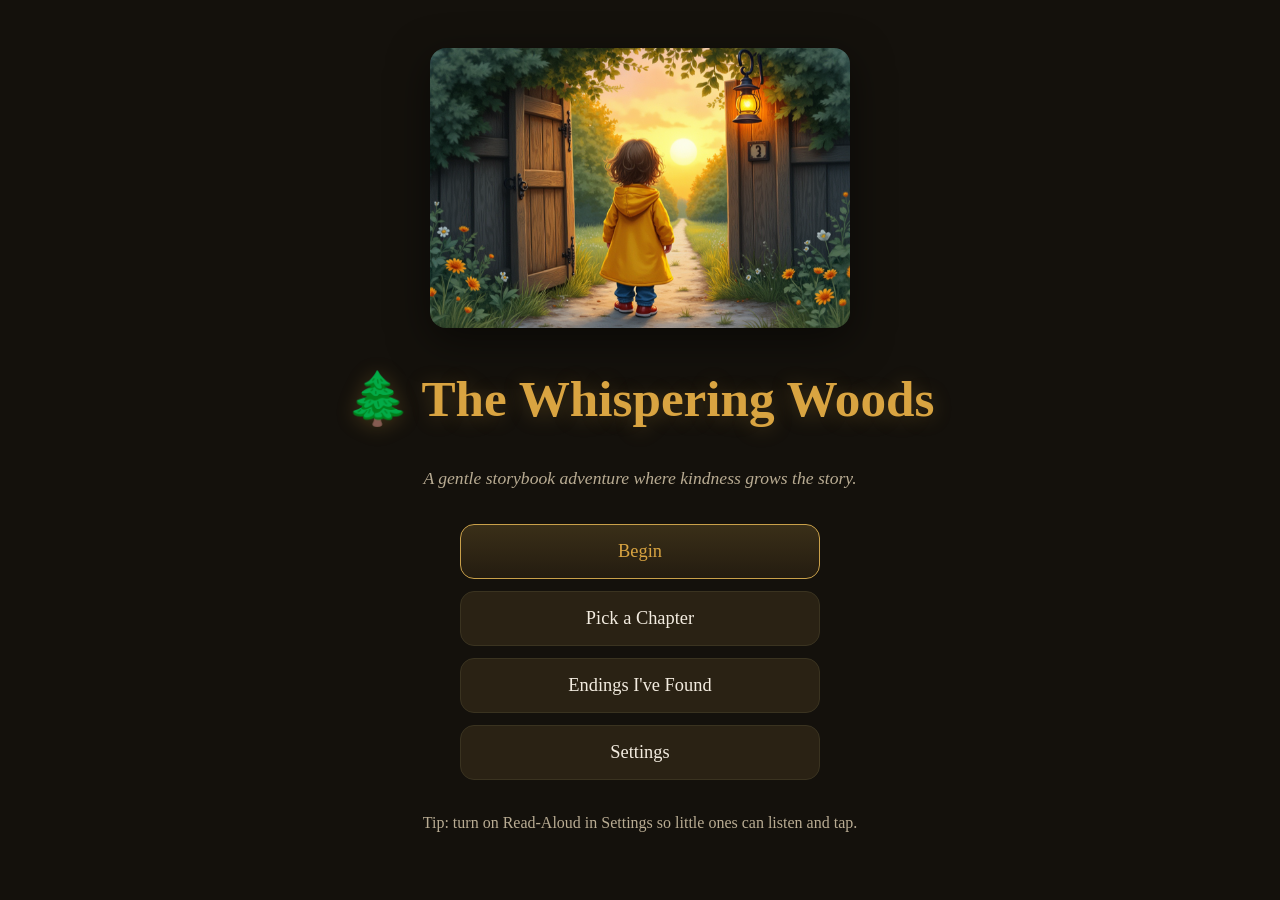
<file: docs/games/whispering-woods/index.html>
<!doctype html>
<html lang="en">
<head>
  <meta charset="utf-8">
  <meta name="viewport" content="width=device-width, initial-scale=1, viewport-fit=cover, maximum-scale=1, user-scalable=no">
  <title>The Whispering Woods</title>
  <link rel="stylesheet" href="style.css">
</head>
<body>
  <div id="app"></div>
  <script src="story-data.js"></script>
  <script src="game.js"></script>
</body>
</html>
</file>
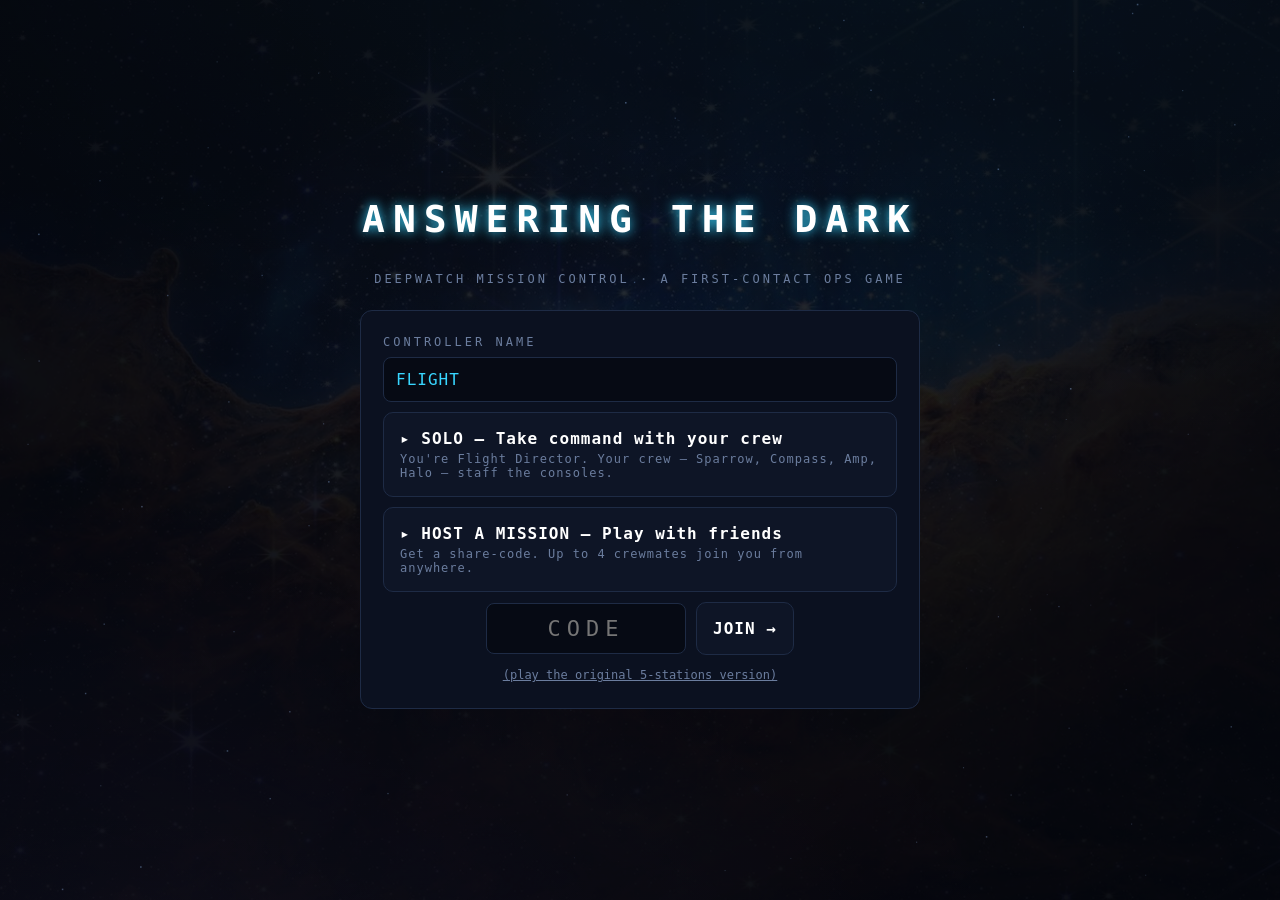
<file: docs/games/last-signal/campaign.html>
<!doctype html>
<html lang="en">
<head>
<meta charset="utf-8"/>
<meta name="viewport" content="width=device-width,initial-scale=1,viewport-fit=cover"/>
<title>Answering the Dark — Deepwatch Mission Control</title>
<link rel="stylesheet" href="css/mc.css"/>
</head>
<body>

<!-- boot / lobby (engine fills this) -->
<div id="boot"></div>

<!-- main mission-control HUD -->
<div id="hud" class="hidden">
  <div id="topbar">
    <span class="brand" id="brand">DEEPWATCH</span>
    <span class="mission" id="mission"></span>
    <div class="gauges">
      <div class="gauge g-signal">UNDERSTANDING<b>0%</b></div>
      <div class="gauge g-power">SHIP POWER<b>100</b></div>
      <div class="gauge g-morale">CREW MORALE<b>100</b></div>
    </div>
  </div>

  <div id="stage">
    <div id="main"></div>
    <div id="side">
      <div id="crew">
        <h3>DEEPWATCH TEAM</h3>
        <div id="crewlist"></div>
      </div>
      <div id="log">
        <h3>MISSION FEED</h3>
      </div>
    </div>
  </div>

  <div id="bottombar">
    <span class="tag" id="act-tag">ACT I · CONTACT</span>
    <span class="spacer"></span>
    <span>Answering the Dark — no violence · just the dark, and a friend in it.</span>
  </div>
</div>

<script src="mc/config.js"></script>
<script src="mc/images.js"></script>
<script src="mc/net.js"></script>
<script src="mc/crew.js"></script>
<script src="mc/act1.js"></script>
<script src="mc/act2.js"></script>
<script src="mc/act3.js"></script>
<script src="mc/engine.js"></script>
</body>
</html>
</file>
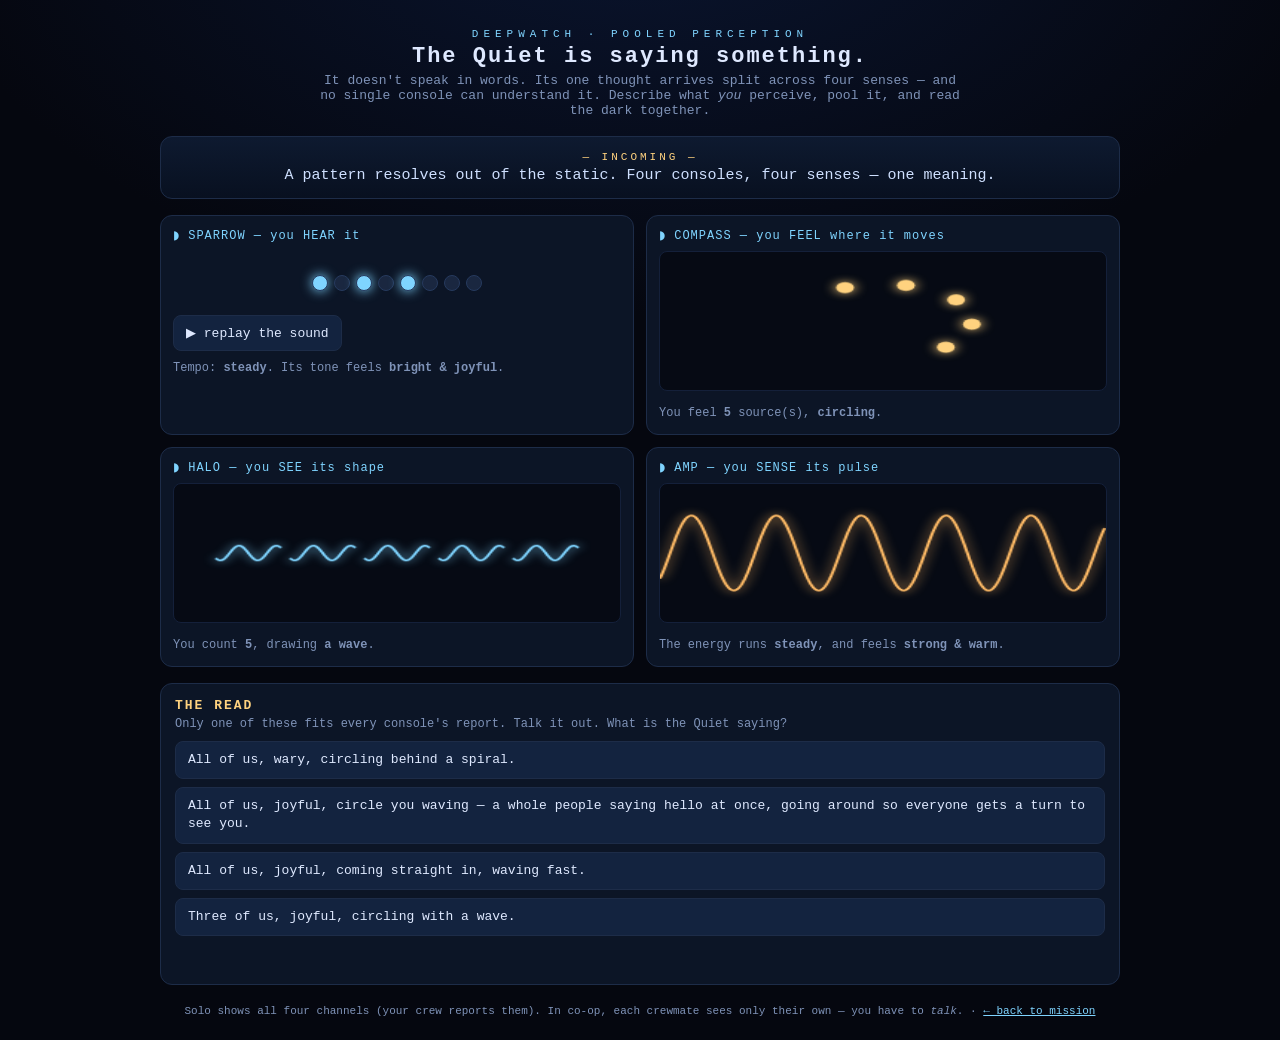
<file: docs/games/last-signal/pool.html>
<!doctype html>
<html lang="en">
<head>
<meta charset="utf-8">
<meta name="viewport" content="width=device-width, initial-scale=1">
<title>Answering the Dark — Pooled Perception</title>
<style>
  :root{ --bg:#05070f; --panel:#0c1526; --edge:#1d2c48; --ink:#dfe9ff; --dim:#7f93b8; --cyan:#7fd4ff; --gold:#ffd27f; }
  *{box-sizing:border-box}
  body{margin:0;background:radial-gradient(1200px 700px at 50% -10%,#0a1530 0,var(--bg) 60%),var(--bg);color:var(--ink);
    font-family:"SF Mono",ui-monospace,Menlo,monospace;min-height:100vh}
  .wrap{max-width:1000px;margin:0 auto;padding:20px}
  .top{ text-align:center;padding:8px 0 4px}
  .eyebrow{color:var(--cyan);letter-spacing:5px;font-size:11px}
  h1{font-weight:600;letter-spacing:2px;margin:4px 0;font-size:22px}
  .quiet{color:var(--dim);font-size:13px;max-width:640px;margin:2px auto 14px}
  .prompt{background:linear-gradient(180deg,#0e1a30,#081020 100%);border:1px solid var(--edge);border-radius:12px;
    padding:14px 16px;margin:0 0 16px;text-align:center}
  .prompt .lbl{color:var(--gold);letter-spacing:3px;font-size:11px}
  .prompt .msg{font-size:15px;margin-top:4px;color:#cfe0ff}
  .grid{display:grid;grid-template-columns:1fr 1fr;gap:12px}
  .ch{background:var(--panel);border:1px solid var(--edge);border-radius:12px;padding:12px;min-height:200px}
  .ch-title{color:var(--cyan);font-size:12px;letter-spacing:1px;margin-bottom:8px}
  .ch-canvas{width:100%;height:140px;background:#060a14;border-radius:8px;border:1px solid #14203a}
  .ch-hint{color:var(--dim);font-size:12px;margin-top:8px;line-height:1.5}
  .pace-strip{display:flex;gap:6px;justify-content:center;padding:24px 0}
  .pdot{width:16px;height:16px;border-radius:50%;background:#1a2740;border:1px solid #263a5e}
  .pdot.on{background:var(--cyan);box-shadow:0 0 12px var(--cyan)}
  .pbtn,.readbtn{font-family:inherit;background:#13233f;border:1px solid var(--edge);color:var(--ink);
    border-radius:8px;padding:9px 12px;cursor:pointer;font-size:13px}
  .pbtn:hover,.readbtn:hover{border-color:var(--cyan)}
  .read{margin-top:16px;background:var(--panel);border:1px solid var(--edge);border-radius:12px;padding:14px}
  .read h3{margin:0 0 4px;font-size:13px;color:var(--gold);letter-spacing:2px}
  .read .sub{color:var(--dim);font-size:12px;margin-bottom:10px}
  .reads{display:flex;flex-direction:column;gap:8px}
  .readbtn{text-align:left;line-height:1.4}
  .readbtn.good{border-color:#6de08a;background:#0e2417;color:#c9ffd8}
  .readbtn.bad{border-color:#e0896d;background:#241310;color:#ffd8cc}
  .verdict{margin-top:12px;text-align:center;font-size:15px;min-height:22px}
  .verdict.win{color:#8fffa8} .verdict.miss{color:var(--gold)}
  .foot{color:var(--dim);font-size:11px;text-align:center;margin-top:18px;line-height:1.6}
</style>
</head>
<body>
<div class="wrap">
  <div class="top">
    <div class="eyebrow">DEEPWATCH · POOLED PERCEPTION</div>
    <h1>The Quiet is saying something.</h1>
    <div class="quiet">It doesn't speak in words. Its one thought arrives split across four senses — and no single console can understand it. Describe what <i>you</i> perceive, pool it, and read the dark together.</div>
  </div>
  <div class="prompt"><div class="lbl">— INCOMING —</div><div class="msg" id="promptmsg">A pattern resolves out of the static…</div></div>
  <div class="grid" id="channels"></div>
  <div class="read">
    <h3>THE READ</h3>
    <div class="sub" id="readsub">Only one of these fits every console's report. Talk it out. What is the Quiet saying?</div>
    <div class="reads" id="reads"></div>
    <div class="verdict" id="verdict"></div>
  </div>
  <div class="foot">Solo shows all four channels (your crew reports them). In co-op, each crewmate sees only their own — you have to <i>talk</i>. · <a href="index.html" style="color:var(--cyan)">← back to mission</a></div>
</div>
<script src="mc/pool.js"></script>
<script>
(function(){
  const seed = (Date.now()/1000|0);
  const ph = MC.POOL.pick(seed % MC.POOL.PHRASES.length);
  // render all four channels (director / solo view)
  const chwrap = document.getElementById('channels');
  ["COMMS","NAV","SCIENCE","POWER"].forEach(role=>{
    const el=document.createElement('div'); el.className='ch'; chwrap.appendChild(el);
    MC.POOL.RENDER[role](el, ph);
  });
  // candidate reads (shuffled)
  const {order, correctIdx} = MC.POOL.reads(ph, seed);
  const readsEl=document.getElementById('reads'), verdict=document.getElementById('verdict');
  order.forEach((origIdx, pos)=>{
    const b=document.createElement('button'); b.className='readbtn'; b.textContent = ph.reads[origIdx];
    b.onclick=()=>{
      if(pos===correctIdx){ b.classList.add('good'); verdict.className='verdict win';
        verdict.textContent = '✦ Understood together — "'+ph.says+'"  The Quiet brightens.'; }
      else { b.classList.add('bad'); verdict.className='verdict miss';
        verdict.textContent = 'Not quite — that reading contradicts a console. The Quiet waits, patient. Pool again.'; }
    };
    readsEl.appendChild(b);
  });
  document.getElementById('promptmsg').textContent = "A pattern resolves out of the static. Four consoles, four senses — one meaning.";
})();
</script>
</body>
</html>
</file>
<file: docs/games/whispering-woods/style.css>
:root{
  --bg:#14110c; --panel:#20190f; --ink:#f3ece0; --dim:#b9ac93;
  --gold:#d9a441; --gold-soft:#c9a04a; --btn:#2a2214; --btn-hover:#3a2f18;
}
*{box-sizing:border-box; -webkit-tap-highlight-color:transparent}
html,body{margin:0;height:100%}
body{
  background:var(--bg); color:var(--ink); font-family:Georgia,'Iowan Old Style',serif;
  line-height:1.6; overflow-x:hidden;
}
#app{max-width:820px; margin:0 auto; min-height:100%; padding:env(safe-area-inset-top) 18px env(safe-area-inset-bottom)}

/* ---------- title / menu ---------- */
.title-screen{min-height:100vh; display:flex; flex-direction:column; align-items:center; justify-content:center; text-align:center; gap:14px; padding:24px}
.title-screen h1{font-size:clamp(2rem,8vw,3.2rem); color:var(--gold); margin:.2em 0; text-shadow:0 2px 20px rgba(217,164,65,.25)}
.title-screen .tag{color:var(--dim); font-style:italic; margin:0 0 18px; font-size:1.1rem}
.title-art{width:min(420px,80vw); border-radius:16px; box-shadow:0 12px 40px rgba(0,0,0,.5); margin-bottom:6px}

.menu-btns{display:flex; flex-direction:column; gap:12px; width:min(360px,88vw)}
button, .btn{
  font-family:inherit; font-size:1.15rem; color:var(--ink); background:var(--btn);
  border:1px solid #3a3320; border-radius:14px; padding:16px 20px; cursor:pointer;
  transition:background .15s, transform .05s; width:100%; text-align:center;
}
button:hover,.btn:hover{background:var(--btn-hover)}
button:active{transform:scale(.98)}
button.primary,.btn.primary{background:linear-gradient(180deg,#3a2f18,#241c10); border-color:var(--gold-soft); color:var(--gold)}
button.small{font-size:.95rem; padding:10px 14px; width:auto}
button:disabled{opacity:.4; cursor:default}

/* ---------- scene view ---------- */
.scene{padding:8px 0 40px; animation:fade .4s ease}
@keyframes fade{from{opacity:0; transform:translateY(8px)}to{opacity:1;transform:none}}
.topbar{display:flex; align-items:center; justify-content:space-between; gap:8px; padding:10px 0; position:sticky; top:0; background:linear-gradient(var(--bg),var(--bg) 70%,transparent); z-index:5}
.chapter-label{color:var(--dim); font-style:italic; font-size:.95rem}
.icon-btn{width:44px;height:44px;flex:0 0 auto;padding:0;font-size:1.2rem;border-radius:50%;display:flex;align-items:center;justify-content:center}

.art-wrap{border-radius:16px; overflow:hidden; box-shadow:0 10px 34px rgba(0,0,0,.5); background:#0d0b07; margin:4px 0 16px}
.art-wrap img,.art-wrap video{width:100%; display:block}
.narration{font-size:clamp(1.15rem,3.6vw,1.4rem); white-space:pre-wrap; margin:0 4px 22px}
.status{color:var(--dim); font-size:1rem; margin:0 4px 14px}

.choices{display:flex; flex-direction:column; gap:12px; margin:0 2px}
.choice{background:var(--btn); border:1px solid #3a3320; border-radius:16px; padding:18px 18px; font-size:1.15rem; text-align:left; line-height:1.45}
.choice:hover{background:var(--btn-hover); border-color:var(--gold-soft)}

.ending-banner{text-align:center; margin:10px 0 20px}
.ending-banner .star{font-size:2rem}
.ending-banner h2{color:var(--gold); margin:.2em 0; font-size:1.6rem}
.ending-banner p{color:var(--dim); font-style:italic}

/* ---------- overlays (settings / gallery) ---------- */
.overlay{position:fixed; inset:0; background:rgba(10,8,5,.92); z-index:20; overflow:auto; padding:24px 18px 60px; animation:fade .2s}
.overlay h2{color:var(--gold); text-align:center}
.setting-row{display:flex; align-items:center; justify-content:space-between; gap:12px; background:var(--panel); border-radius:14px; padding:16px 18px; margin:12px auto; max-width:460px}
.gallery-grid{display:grid; grid-template-columns:repeat(auto-fill,minmax(150px,1fr)); gap:10px; max-width:720px; margin:16px auto}
.gallery-grid img{width:100%; border-radius:12px; opacity:.35; filter:grayscale(.4)}
.gallery-grid img.found{opacity:1; filter:none}
.center{text-align:center; margin-top:16px}
.toggle{width:56px;height:32px;border-radius:20px;background:#3a3320;position:relative;flex:0 0 auto;cursor:pointer;transition:background .2s}
.toggle.on{background:var(--gold-soft)}
.toggle .knob{position:absolute;top:3px;left:3px;width:26px;height:26px;border-radius:50%;background:#f3ece0;transition:left .2s}
.toggle.on .knob{left:27px}
.small.dim{color:var(--dim)}
</file>
<file: docs/games/last-signal/css/mc.css>
/* THE LAST SIGNAL — Deepwatch Mission Control */
:root{
  --bg:#05070d; --panel:#0b1120; --panel2:#0e1526; --edge:#1e2b45;
  --ink:#c9d6ee; --dim:#6b7d9e; --green:#4ade80; --amber:#fbbf24;
  --cyan:#38d6ff; --red:#f87171; --violet:#a78bfa; --glow:0 0 12px;
  --mono:"SF Mono",ui-monospace,Menlo,Consolas,monospace;
}
*{box-sizing:border-box}
html,body{margin:0;height:100%;background:var(--bg);color:var(--ink);
  font-family:var(--mono);font-size:15px;line-height:1.5;overflow:hidden}
body{background:
  radial-gradient(1200px 600px at 70% -10%,rgba(56,214,255,.06),transparent),
  radial-gradient(900px 500px at 10% 110%,rgba(167,139,250,.06),transparent),var(--bg)}
button{font-family:var(--mono);cursor:pointer}
.hidden{display:none!important}

/* ---- starfield ---- */
#stars{position:fixed;inset:0;z-index:0;pointer-events:none;opacity:.5}

/* ---- boot / lobby ---- */
#boot{position:fixed;inset:0;z-index:5;display:flex;align-items:center;justify-content:center;
  flex-direction:column;gap:22px;padding:24px;text-align:center}
#boot h1{font-size:38px;letter-spacing:8px;margin:0;color:#fff;text-shadow:var(--glow) var(--cyan)}
#boot .sub{color:var(--dim);letter-spacing:3px;text-transform:uppercase;font-size:12px}
.card{background:var(--panel);border:1px solid var(--edge);border-radius:12px;padding:22px;max-width:560px;width:100%}
.bigbtn{display:block;width:100%;margin:10px 0;padding:16px;border-radius:10px;border:1px solid var(--edge);
  background:var(--panel2);color:var(--ink);font-size:16px;letter-spacing:1px;transition:.15s;text-align:left}
.bigbtn:hover{border-color:var(--cyan);box-shadow:var(--glow) rgba(56,214,255,.25);transform:translateY(-1px)}
.bigbtn b{color:#fff} .bigbtn small{display:block;color:var(--dim);font-size:12px;margin-top:4px}
.row{display:flex;gap:10px;align-items:center;flex-wrap:wrap;justify-content:center}
input.code{background:#060a14;border:1px solid var(--edge);color:var(--cyan);font-family:var(--mono);
  font-size:22px;letter-spacing:6px;text-align:center;padding:12px;border-radius:8px;width:200px;text-transform:uppercase}
.linkbtn{background:none;border:none;color:var(--dim);text-decoration:underline;font-size:12px}

/* ---- main console layout ---- */
#hud{position:relative;z-index:2;height:100%;display:grid;
  grid-template-rows:auto 1fr auto;gap:10px;padding:12px 14px}
#topbar{display:flex;align-items:center;gap:16px;border-bottom:1px solid var(--edge);padding-bottom:8px}
#topbar .brand{color:#fff;letter-spacing:4px}
#topbar .mission{color:var(--dim);font-size:12px}
.gauges{margin-left:auto;display:flex;gap:14px}
.gauge{font-size:11px;color:var(--dim);text-align:right}
.gauge b{display:block;font-size:16px}
.g-power b{color:var(--cyan)} .g-morale b{color:var(--green)} .g-signal b{color:var(--violet)}

#stage{display:grid;grid-template-columns:1fr 320px;gap:12px;min-height:0}
#main{background:var(--panel);border:1px solid var(--edge);border-radius:12px;padding:18px 20px;
  overflow:auto;min-height:0}
#main h2{margin:.1em 0 .5em;color:#fff;letter-spacing:2px;font-size:18px}
.gear{display:inline-block;font-size:11px;letter-spacing:2px;padding:3px 9px;border-radius:20px;
  border:1px solid var(--edge);color:var(--amber);margin-bottom:10px}

/* scene viewport image */
.viewport{position:relative;width:100%;height:210px;border-radius:10px;overflow:hidden;
  margin:0 0 14px;border:1px solid var(--edge);background:#04060d}
.viewport img{width:100%;height:100%;object-fit:cover;display:block;
  filter:brightness(.82) saturate(1.08) contrast(1.02)}
.viewport::after{content:"";position:absolute;inset:0;pointer-events:none;
  background:linear-gradient(180deg,rgba(5,7,13,.15) 0%,transparent 30%,transparent 55%,rgba(5,7,13,.92) 100%)}
.viewport .vlabel{position:absolute;left:12px;bottom:9px;z-index:2;font-size:10px;letter-spacing:2px;
  color:var(--dim);text-transform:uppercase}
.viewport.tall{height:300px}
@media(max-width:820px){.viewport{height:170px}.viewport.tall{height:220px}}

/* lobby hero backdrop */
#boot .hero{position:absolute;inset:0;z-index:-1;background-size:cover;background-position:center;
  opacity:.28;filter:saturate(1.1)}
#boot .hero::after{content:"";position:absolute;inset:0;background:
  radial-gradient(closest-side at 50% 40%,transparent,rgba(3,6,14,.75)),rgba(3,6,14,.45)}
.narr{margin:10px 0;white-space:pre-wrap}
.data{background:#060a14;border:1px solid var(--edge);border-radius:8px;padding:12px 14px;margin:12px 0;
  color:var(--cyan);white-space:pre-wrap}
.choices{display:flex;flex-direction:column;gap:10px;margin-top:16px}
.choice{padding:13px 15px;border:1px solid var(--edge);background:var(--panel2);color:var(--ink);
  border-radius:9px;text-align:left;transition:.13s}
.choice:hover{border-color:var(--cyan);box-shadow:var(--glow) rgba(56,214,255,.2)}
.choice:disabled{opacity:.4;cursor:default}
.pips{display:flex;gap:8px;flex-wrap:wrap;margin:14px 0}
.pip{padding:10px 16px;border:1px solid var(--edge);background:var(--panel2);border-radius:8px;color:var(--ink);font-size:18px;letter-spacing:2px}
.pip:hover{border-color:var(--violet)}
.pip.on{border-color:var(--green);color:var(--green);box-shadow:var(--glow) rgba(74,222,128,.3)}
.feedback{margin-top:12px;padding:10px 12px;border-radius:8px;font-size:13px}
.feedback.good{background:rgba(74,222,128,.08);border:1px solid #1f7a44;color:var(--green)}
.feedback.bad{background:rgba(248,113,113,.07);border:1px solid #7a2f2f;color:var(--red)}

/* crew / log side panel */
#side{display:grid;grid-template-rows:auto 1fr;gap:12px;min-height:0}
#crew{background:var(--panel);border:1px solid var(--edge);border-radius:12px;padding:12px}
#crew h3,#log h3{margin:0 0 8px;font-size:11px;letter-spacing:3px;color:var(--dim)}
.member{display:flex;align-items:center;gap:9px;padding:5px 0;font-size:13px}
.dot{width:9px;height:9px;border-radius:50%;background:var(--green);box-shadow:var(--glow) var(--green);flex:0 0 auto}
.dot.you{background:var(--cyan);box-shadow:var(--glow) var(--cyan)}
.member .cs{color:var(--dim);margin-left:auto;font-size:11px}
#log{background:var(--panel);border:1px solid var(--edge);border-radius:12px;padding:12px;overflow:auto;min-height:0}
.line{margin:6px 0;font-size:13px}
.line .who{font-weight:bold} .line .t{color:#3a4a68;font-size:10px;margin-right:6px}
.who-SPARROW{color:var(--amber)} .who-COMPASS{color:var(--cyan)} .who-AMP{color:var(--red)}
.who-HALO{color:var(--violet)} .who-AURORA{color:#8fe3ff} .who-FLIGHT{color:#fff} .who-SYS{color:var(--dim)}

#bottombar{display:flex;align-items:center;gap:12px;border-top:1px solid var(--edge);padding-top:8px;font-size:12px;color:var(--dim)}
#bottombar .spacer{margin-left:auto}
.tag{padding:2px 8px;border:1px solid var(--edge);border-radius:20px}
/* keep grid/flex children from overflowing their track (text clip fix) */
#main,#side,#stage,#log,#crew{min-width:0}
.narr,.line{overflow-wrap:anywhere;word-break:break-word}
.data{overflow-x:auto}

@media(max-width:820px){
  html,body{overflow-x:hidden;font-size:14px}
  #hud{padding:10px 10px;gap:8px;max-width:100vw}
  #main *{max-width:100%}
  #stage{grid-template-columns:1fr}
  #side{grid-template-rows:auto auto}
  #topbar{flex-wrap:wrap;gap:8px}
  #topbar .mission{width:100%;order:3}
  .gauges{margin-left:auto;gap:10px}
  .gauge{font-size:10px}.gauge b{font-size:14px}
  #main{padding:14px 14px}
  #main h2{font-size:16px}
  #log{max-height:34vh}
  #bottombar{flex-wrap:wrap;gap:6px;font-size:11px}
}
</file>
